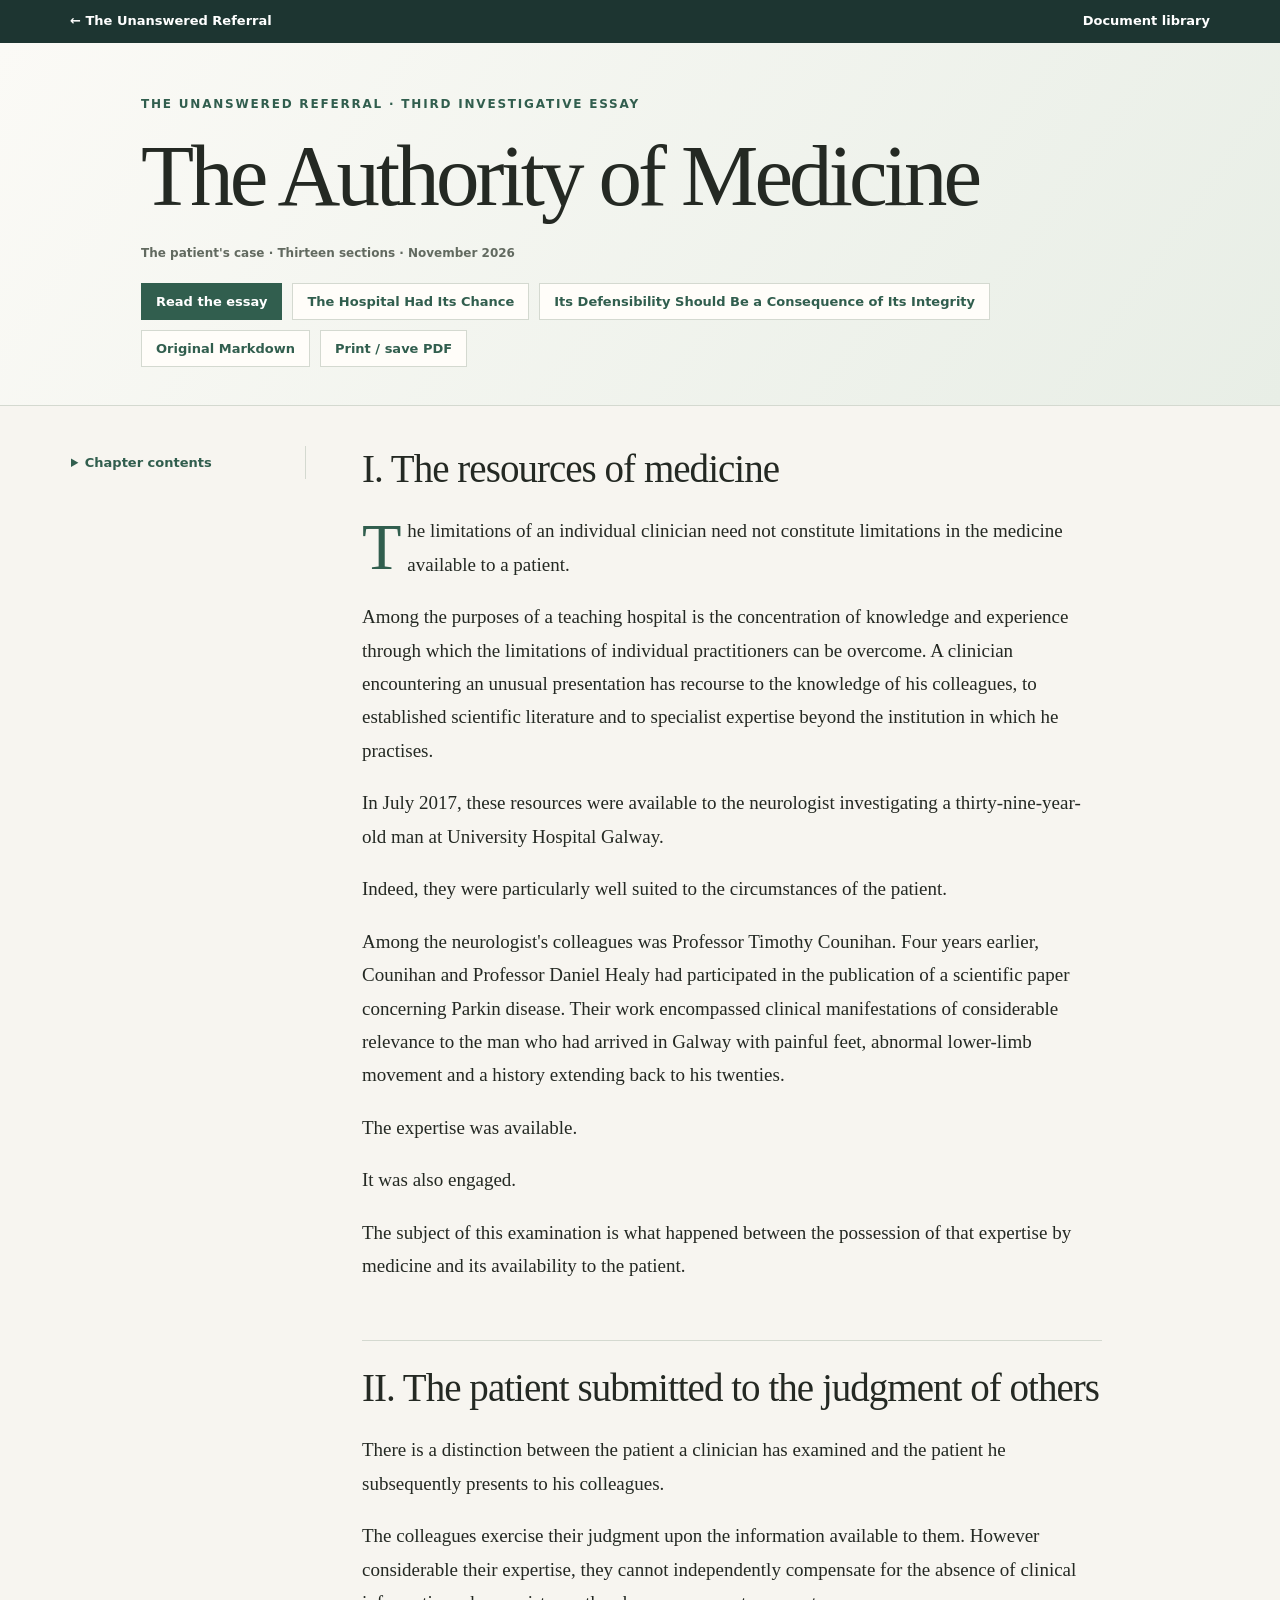
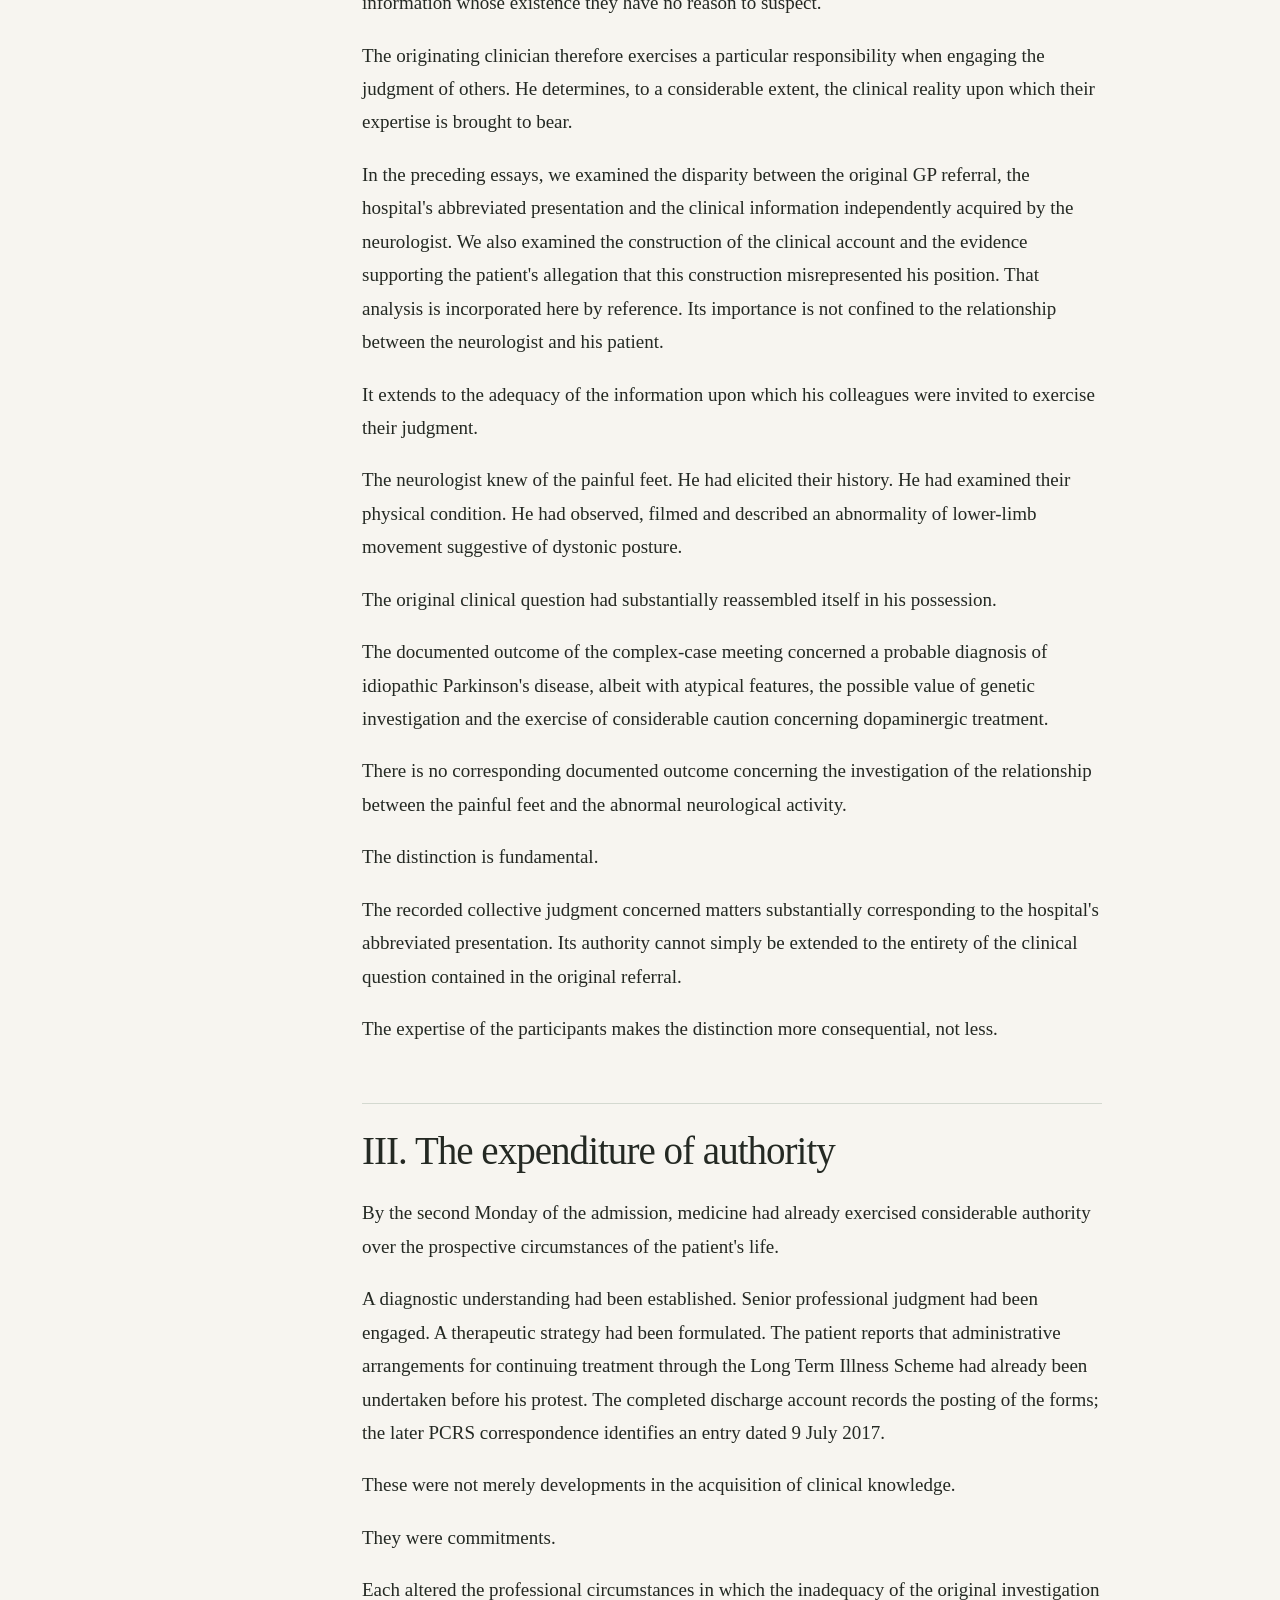
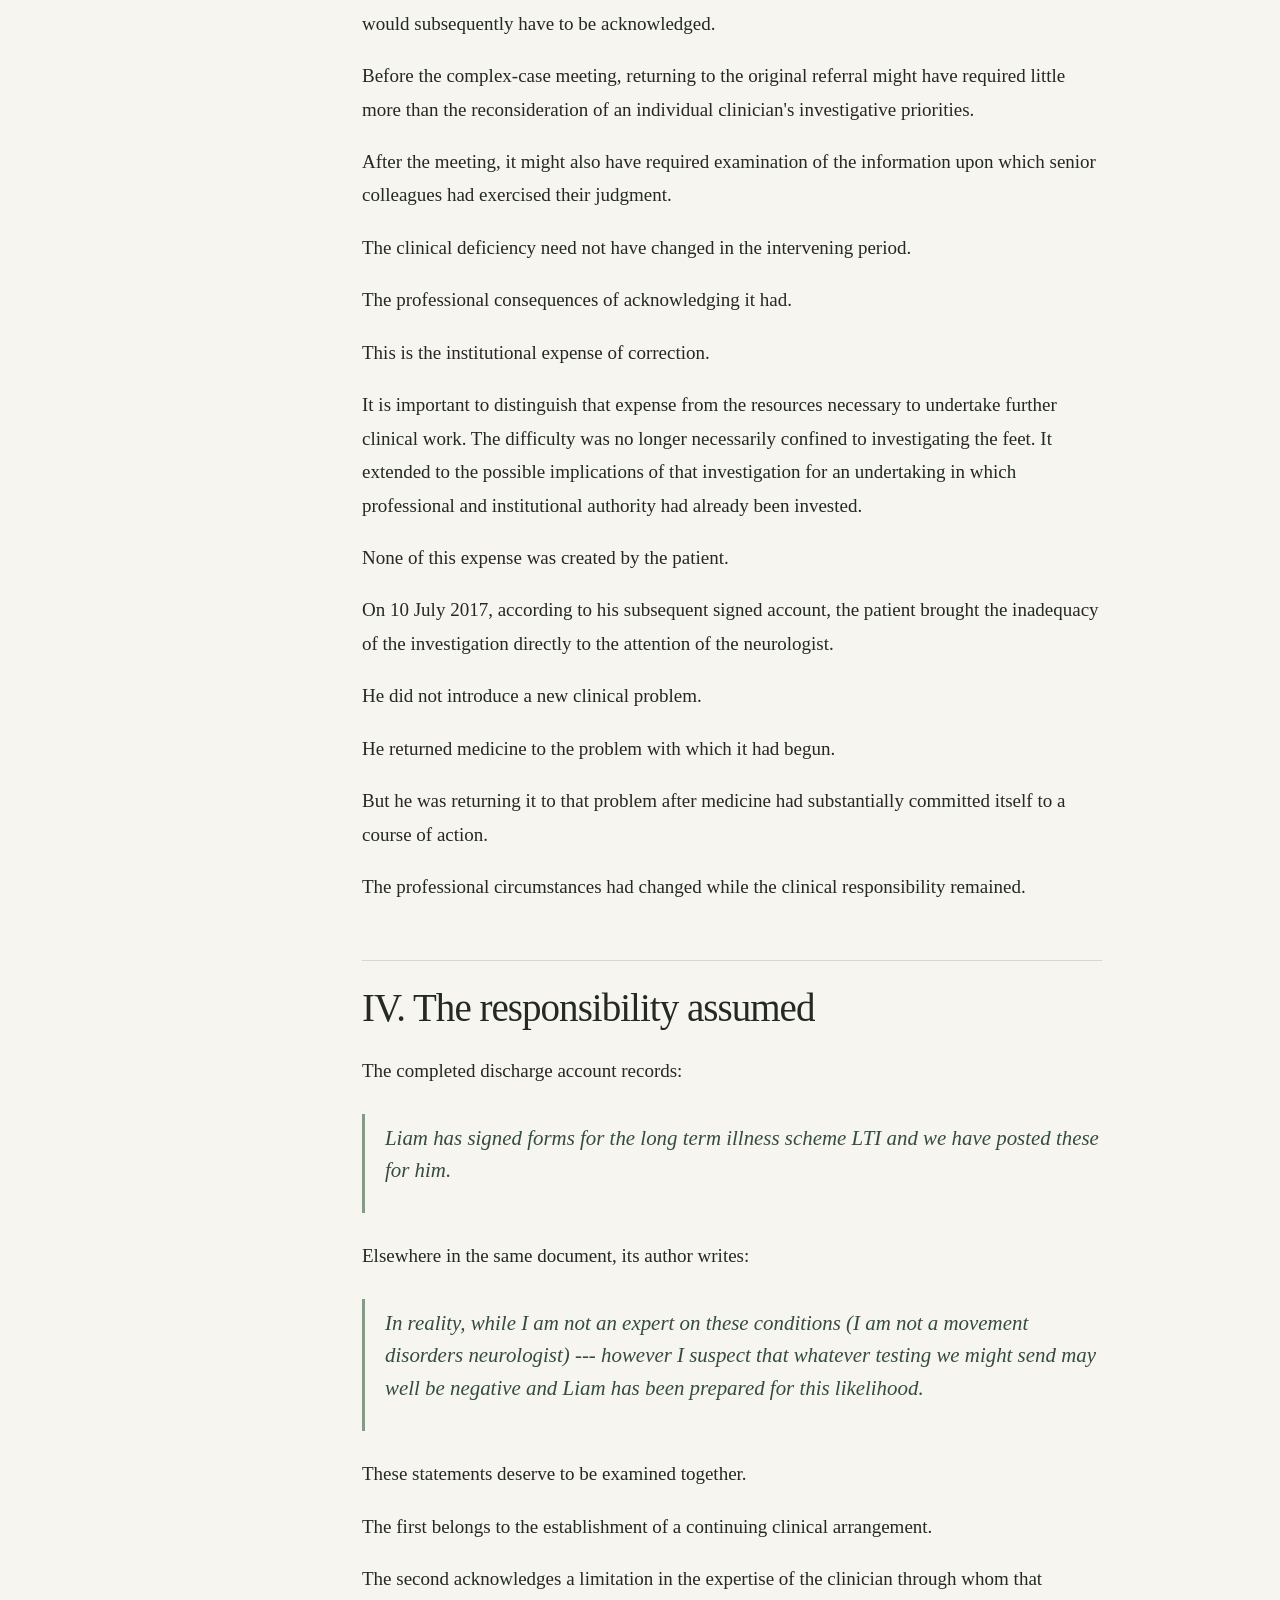
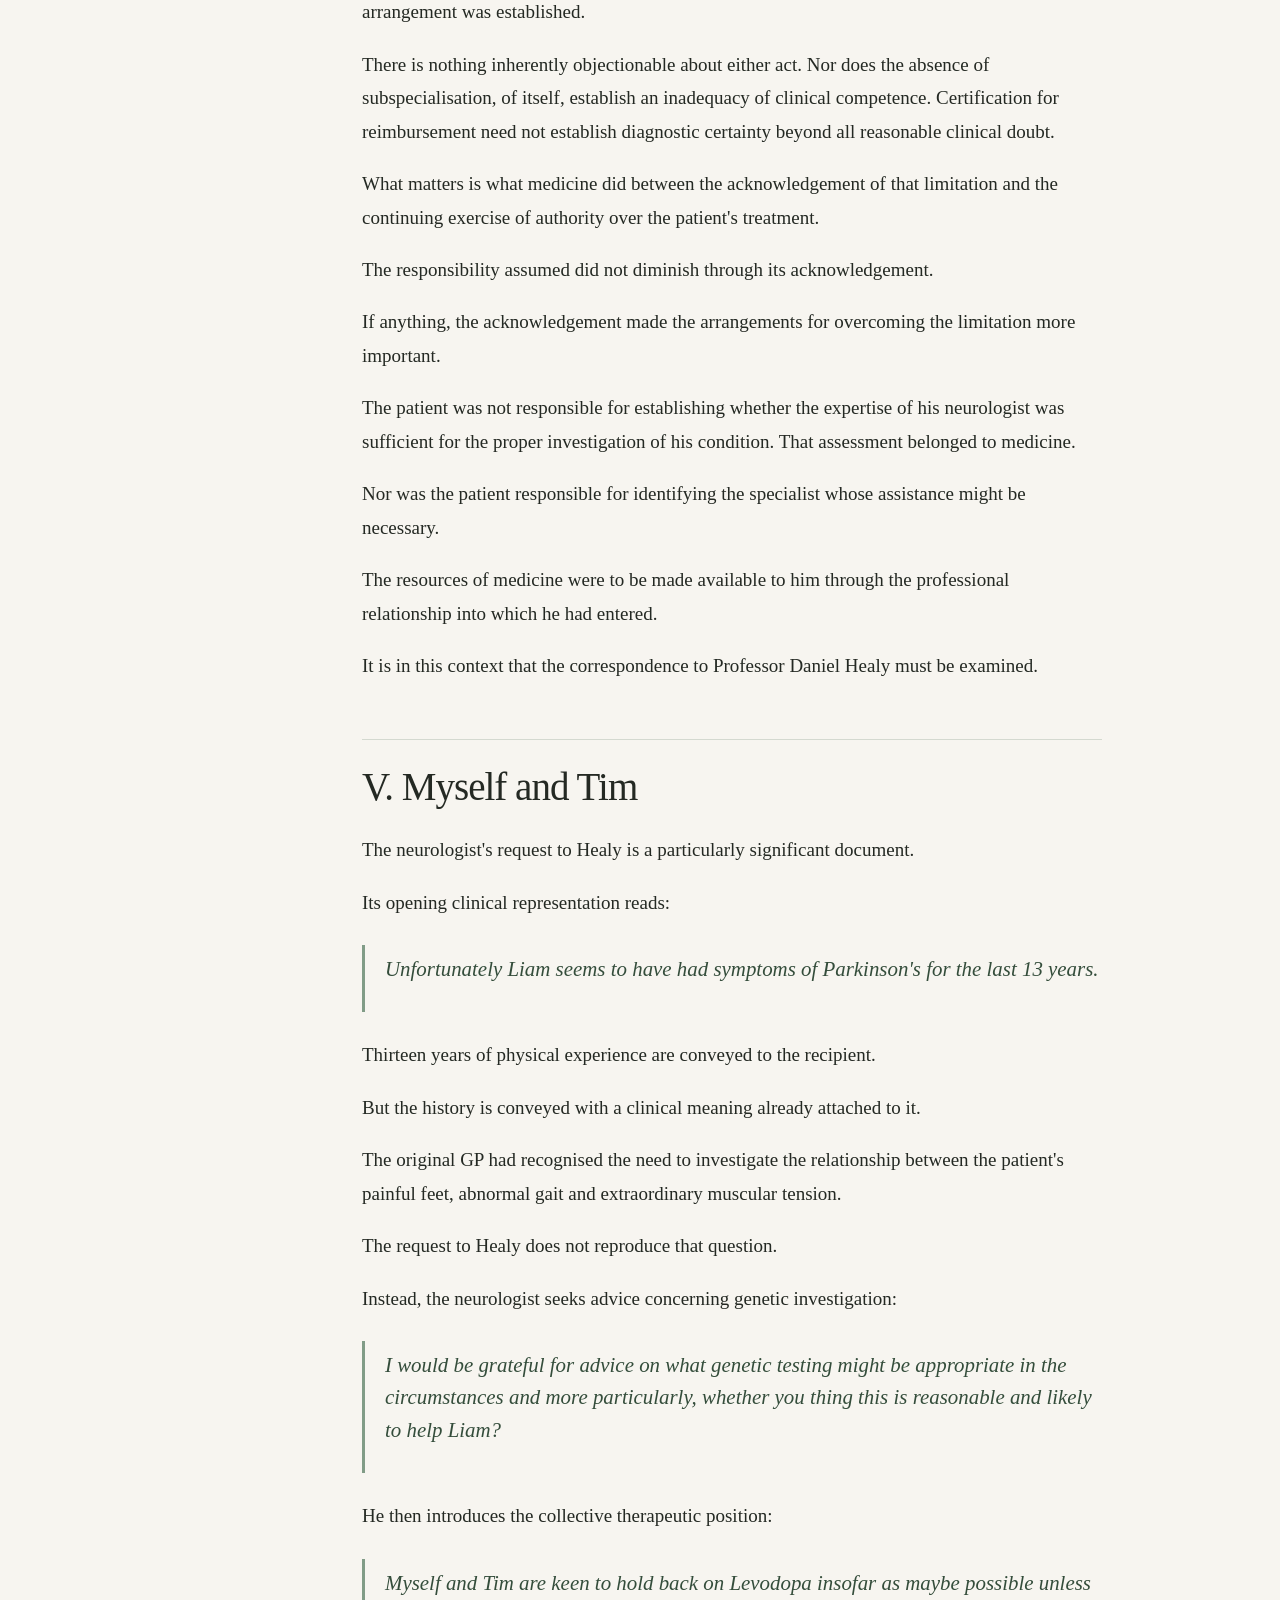
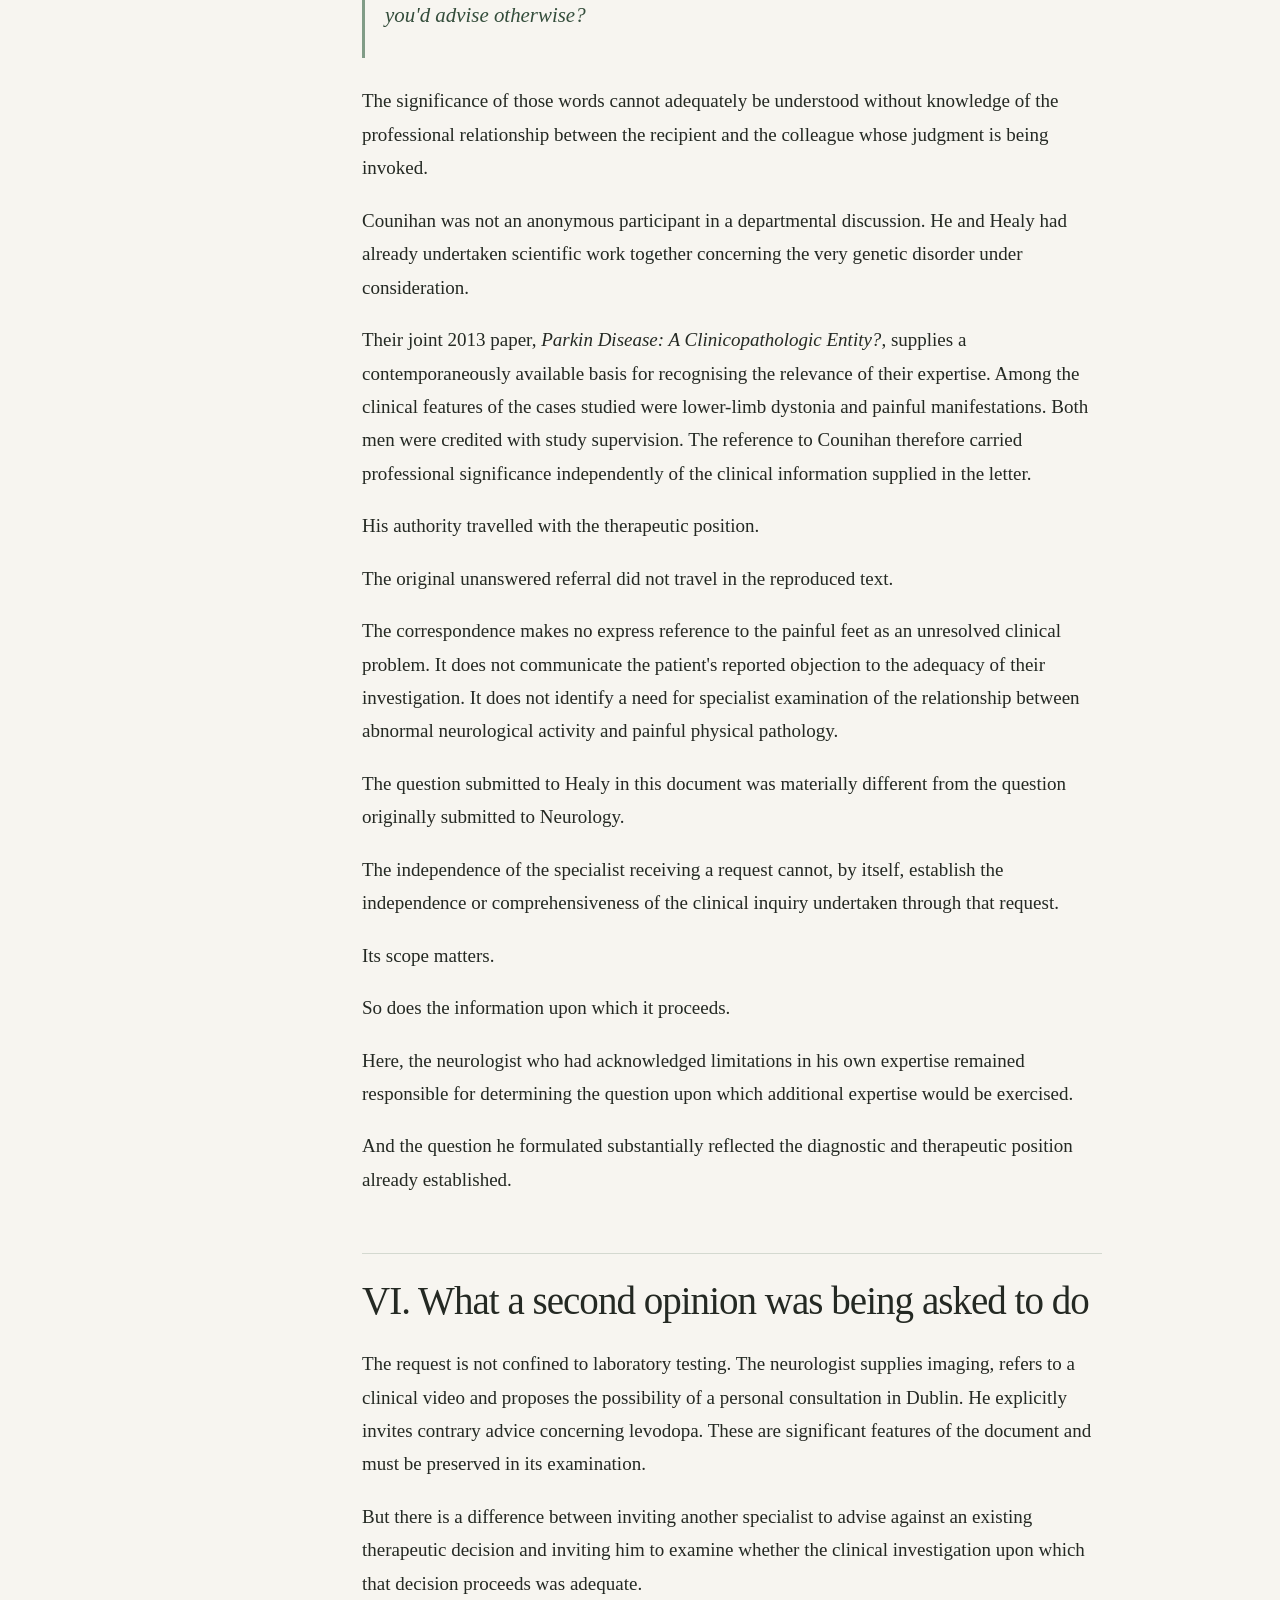
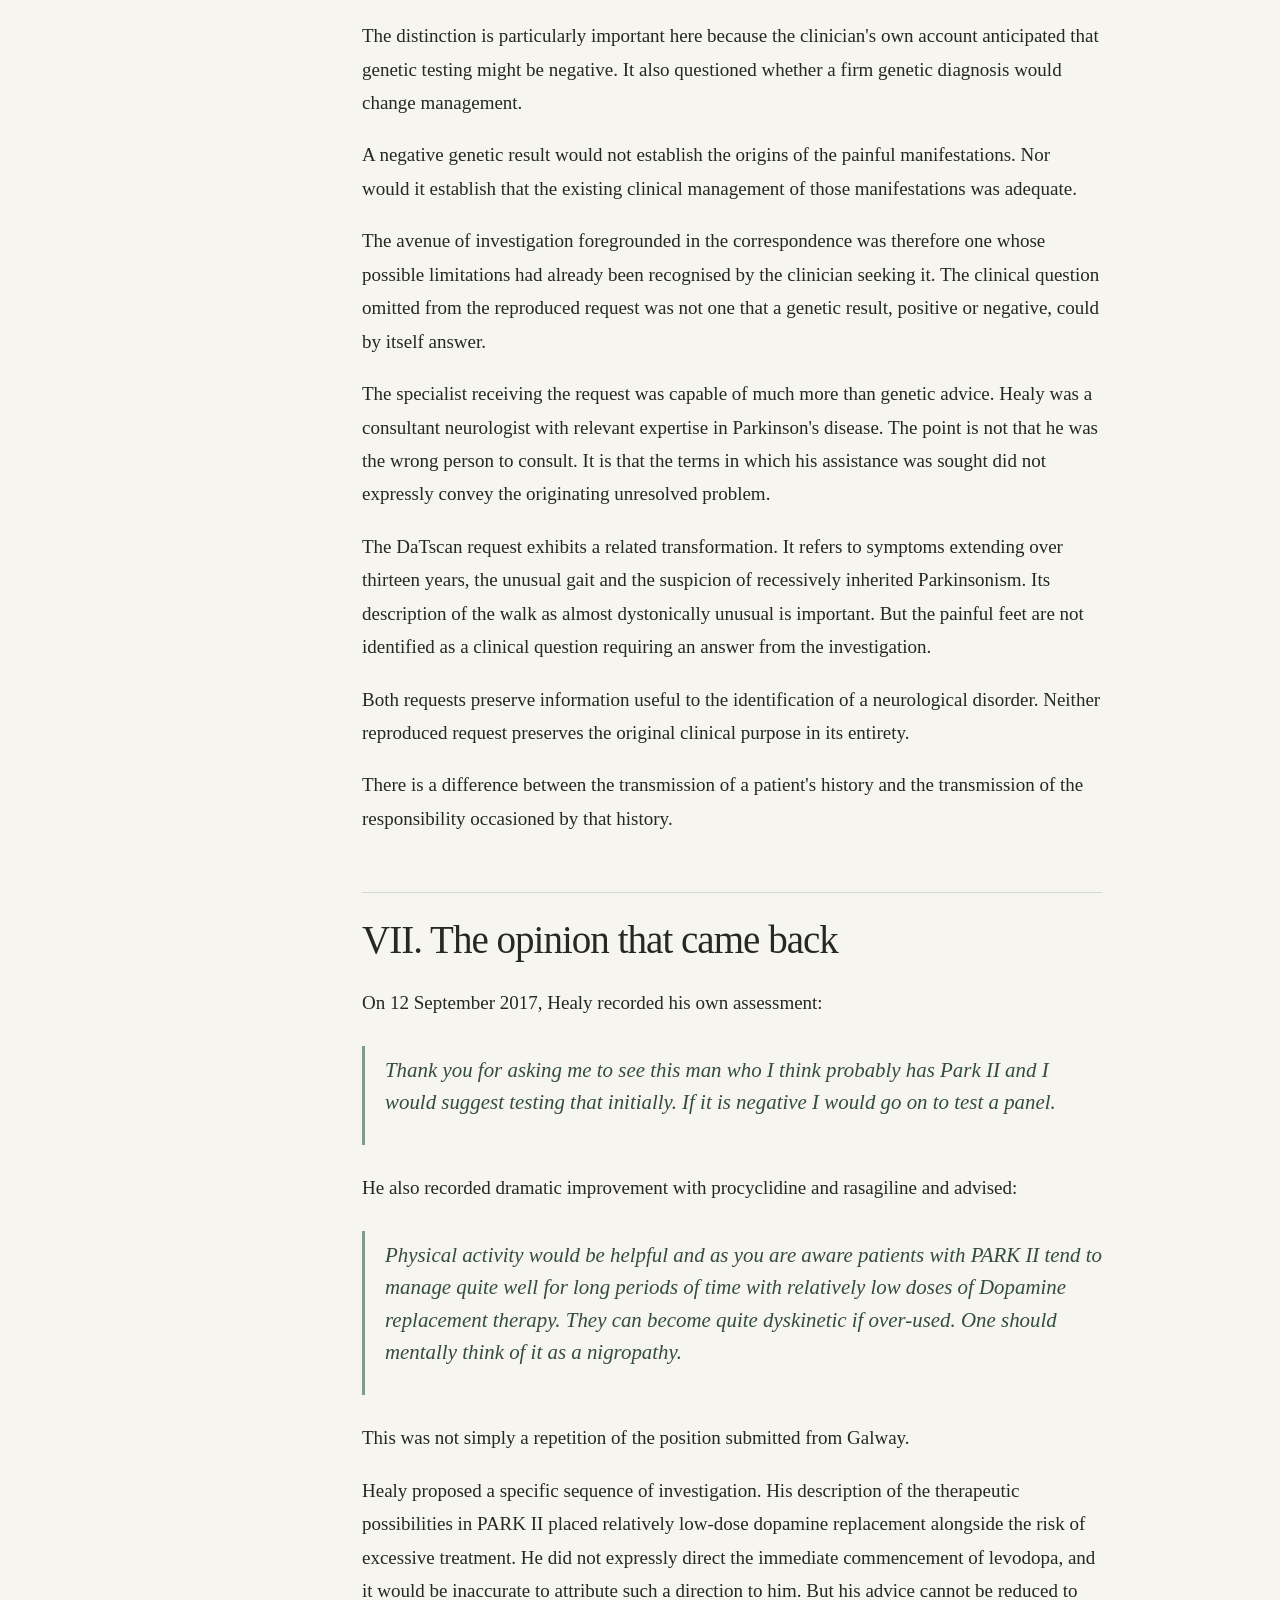
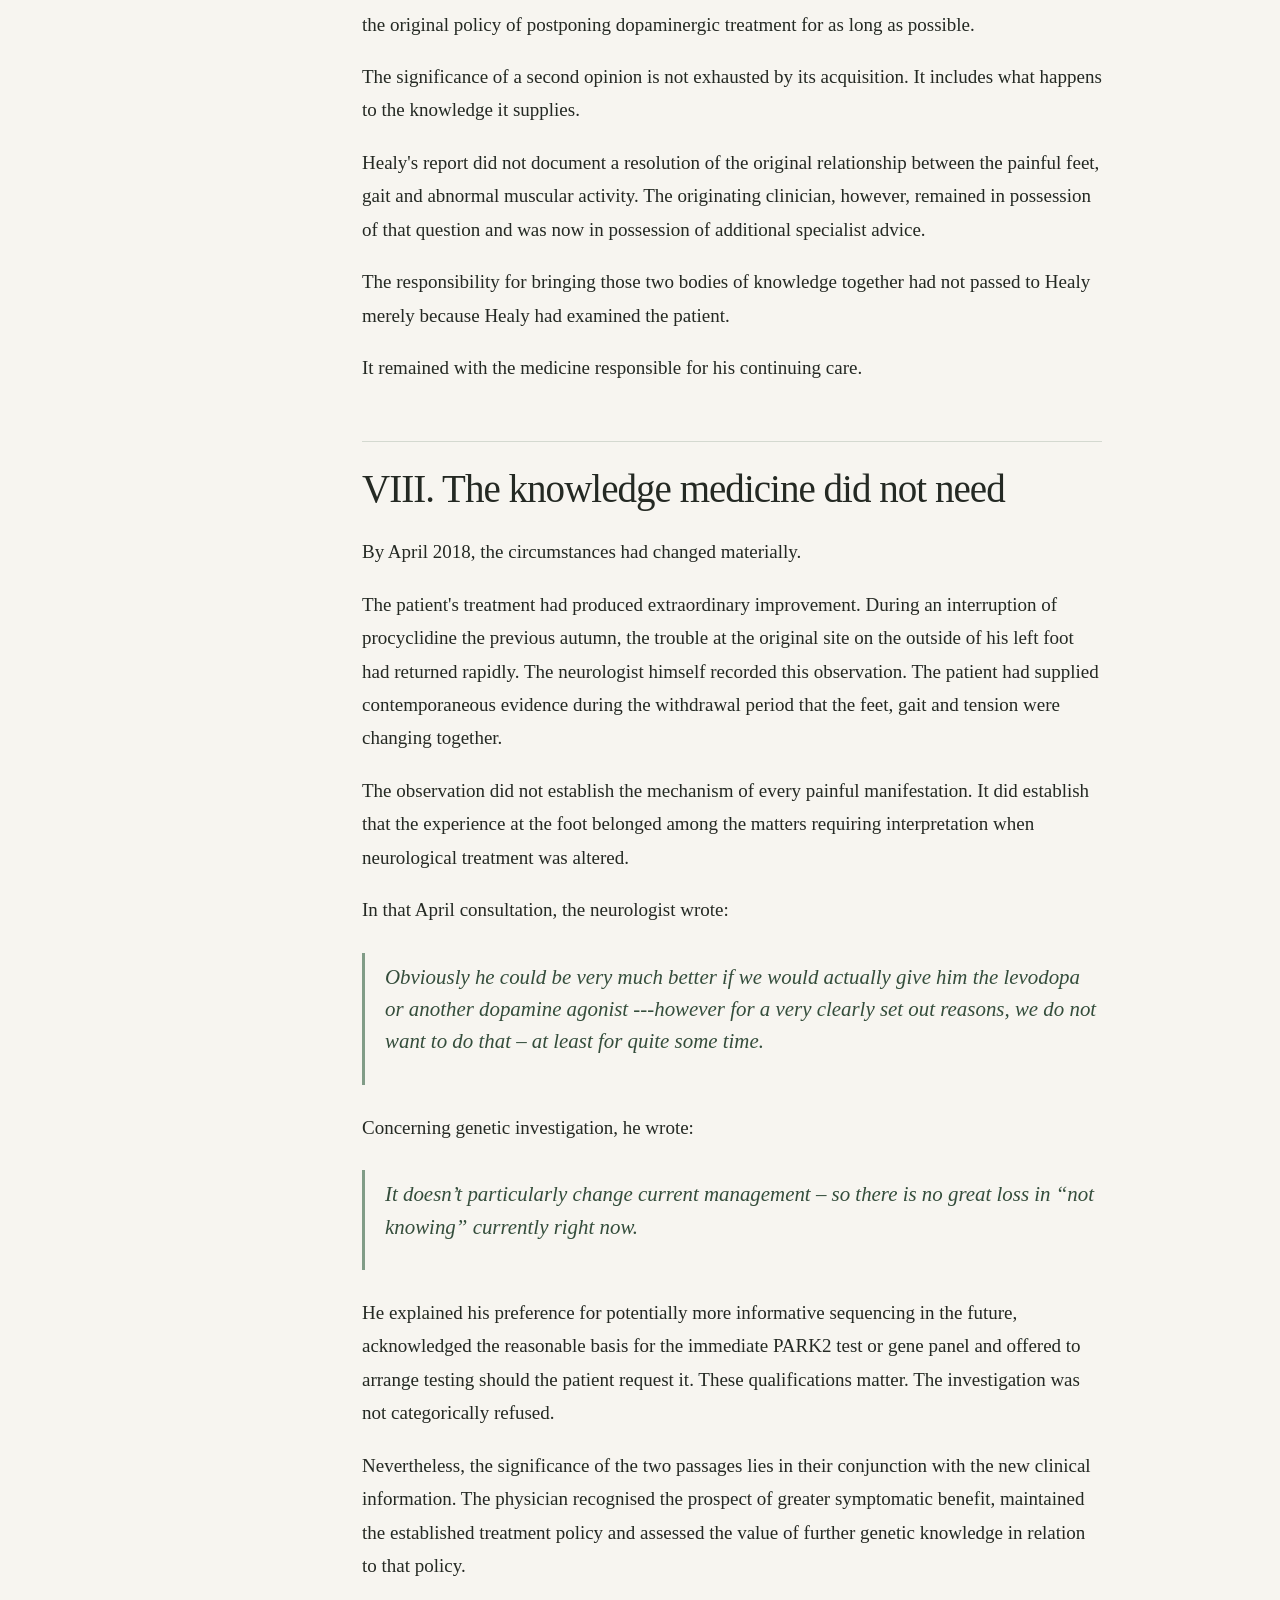
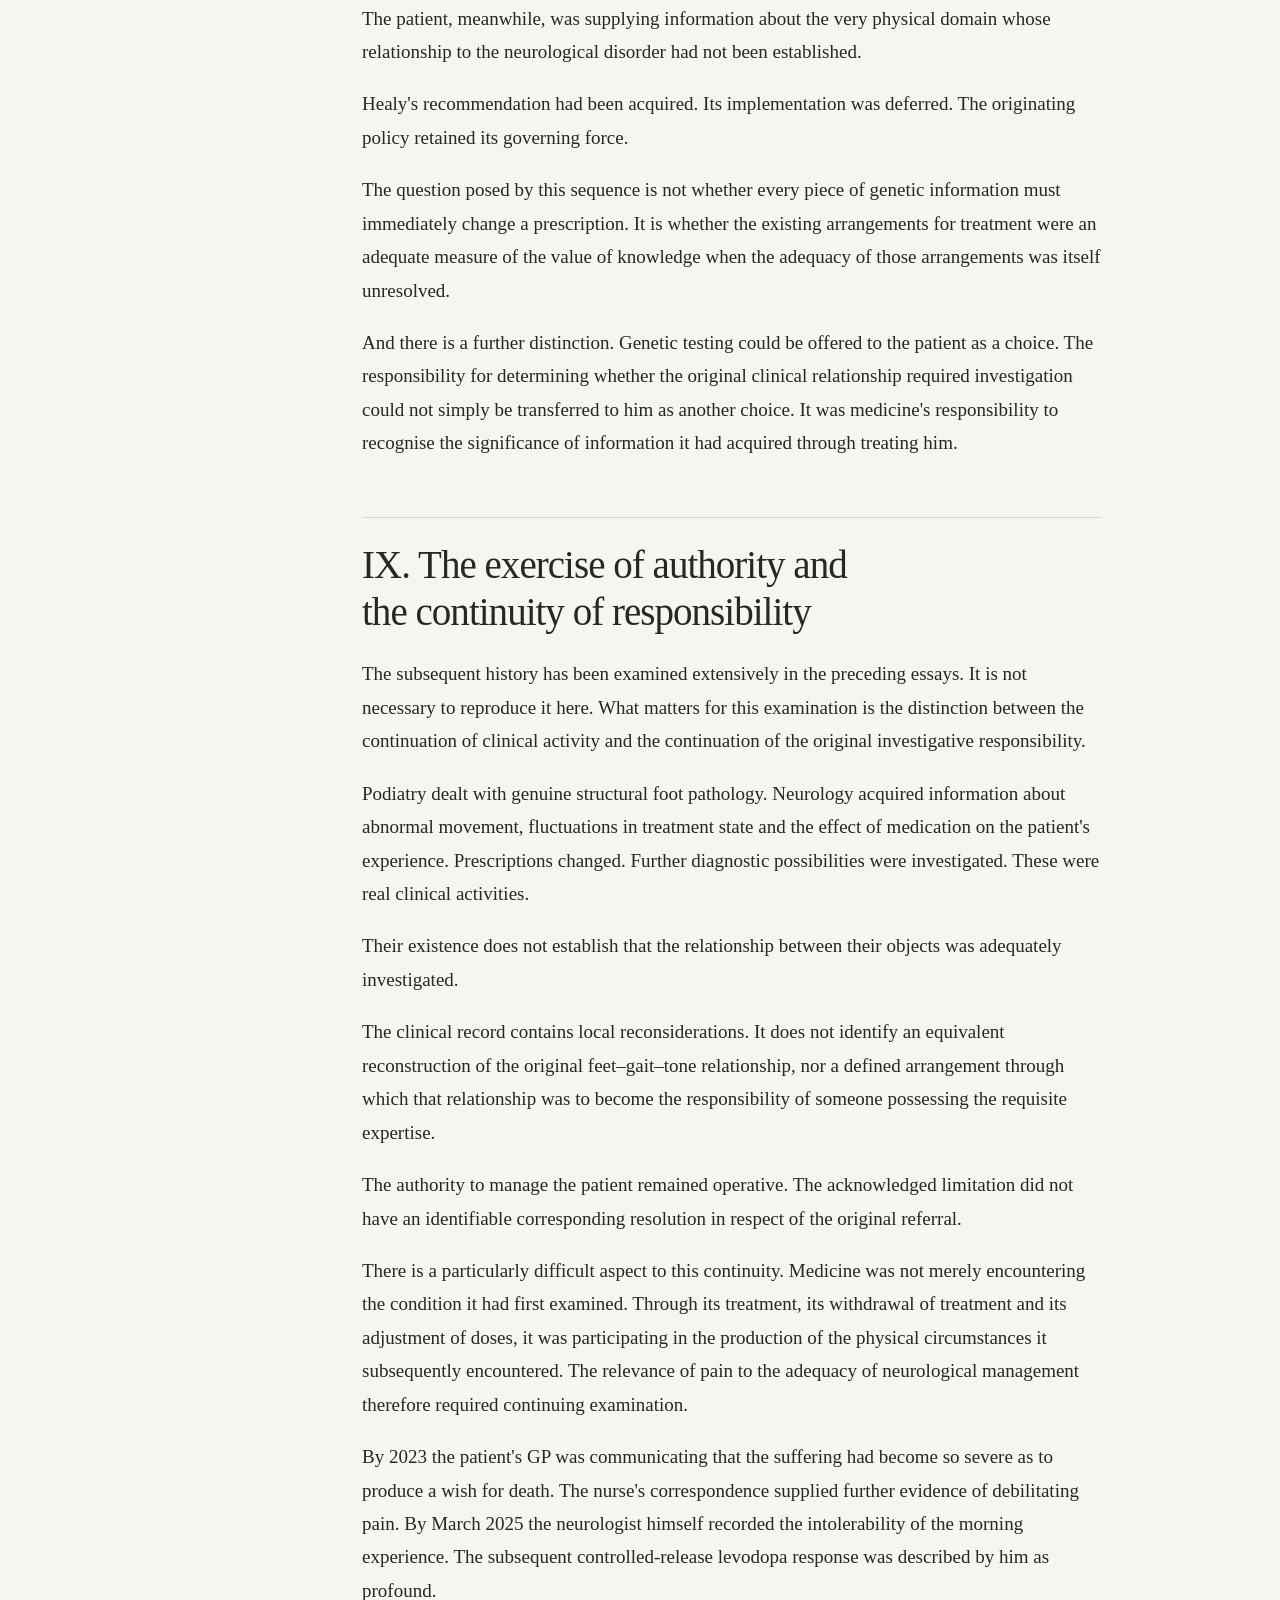
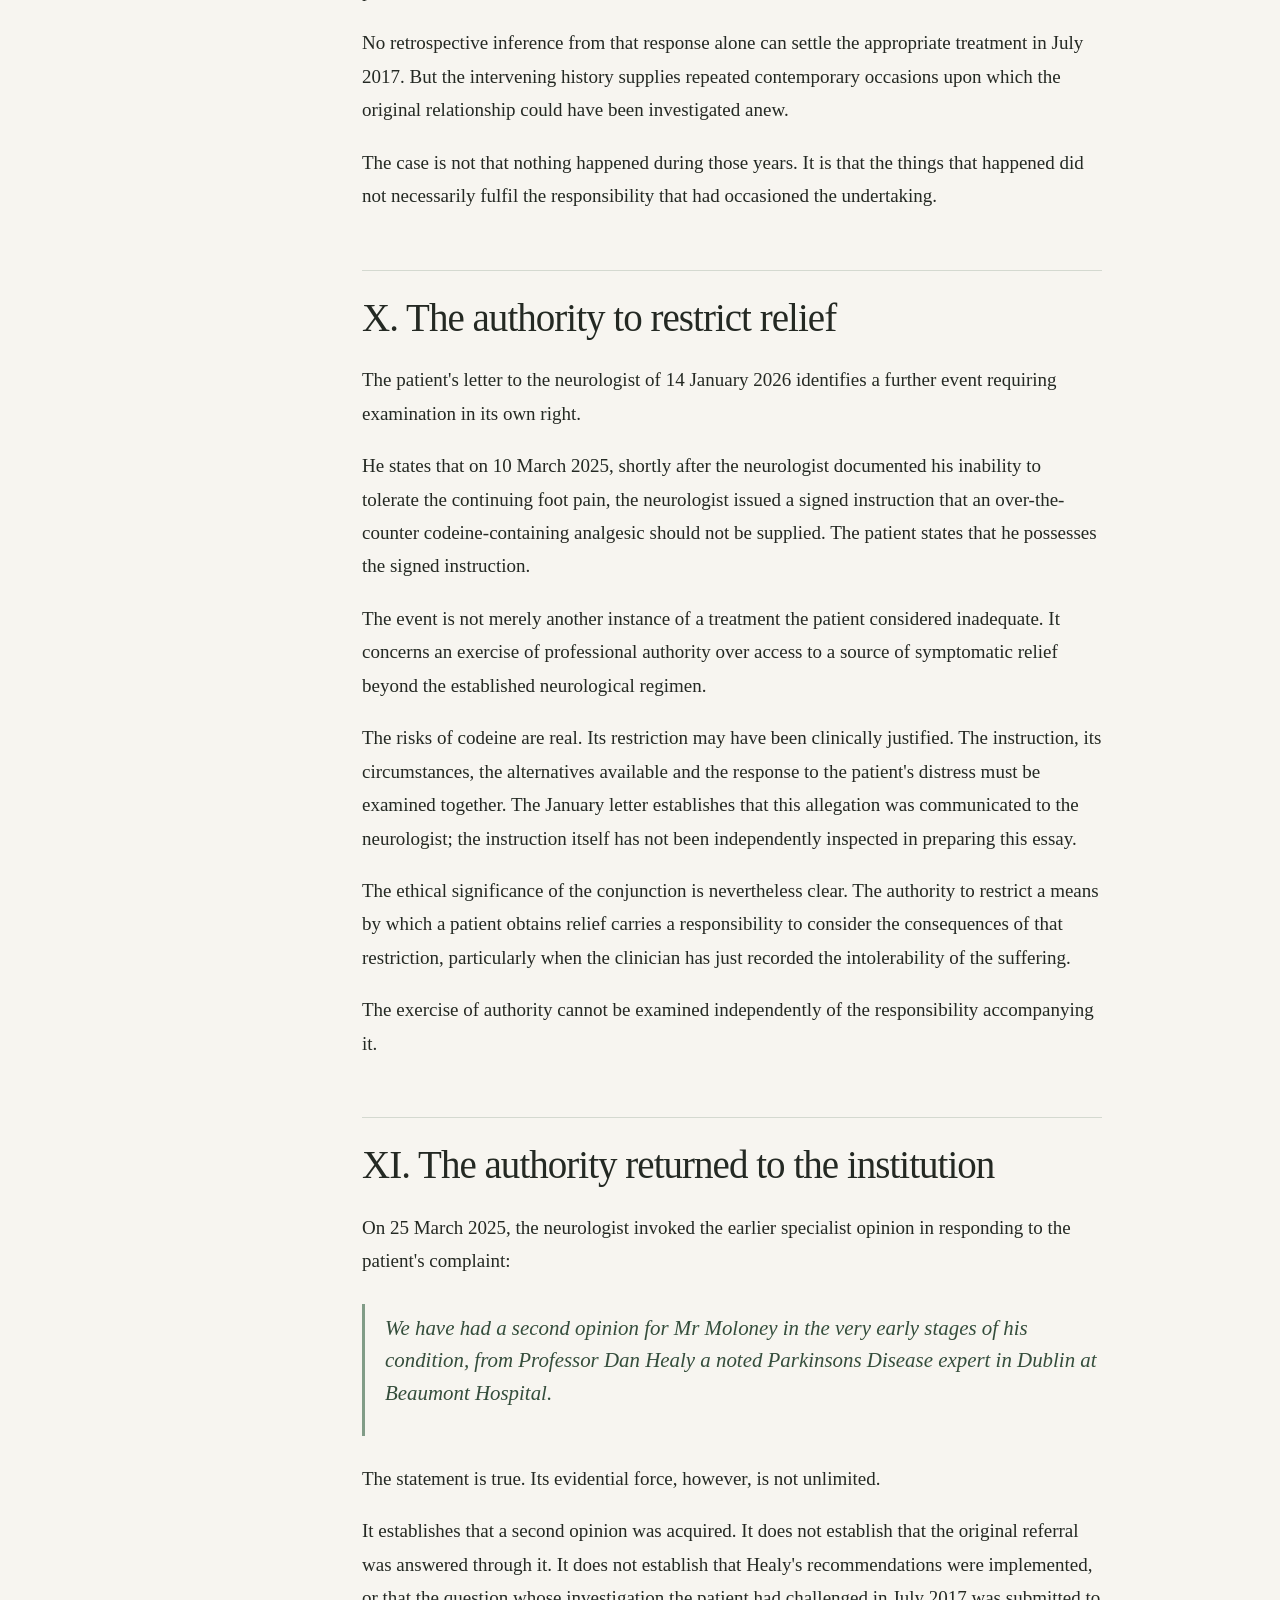
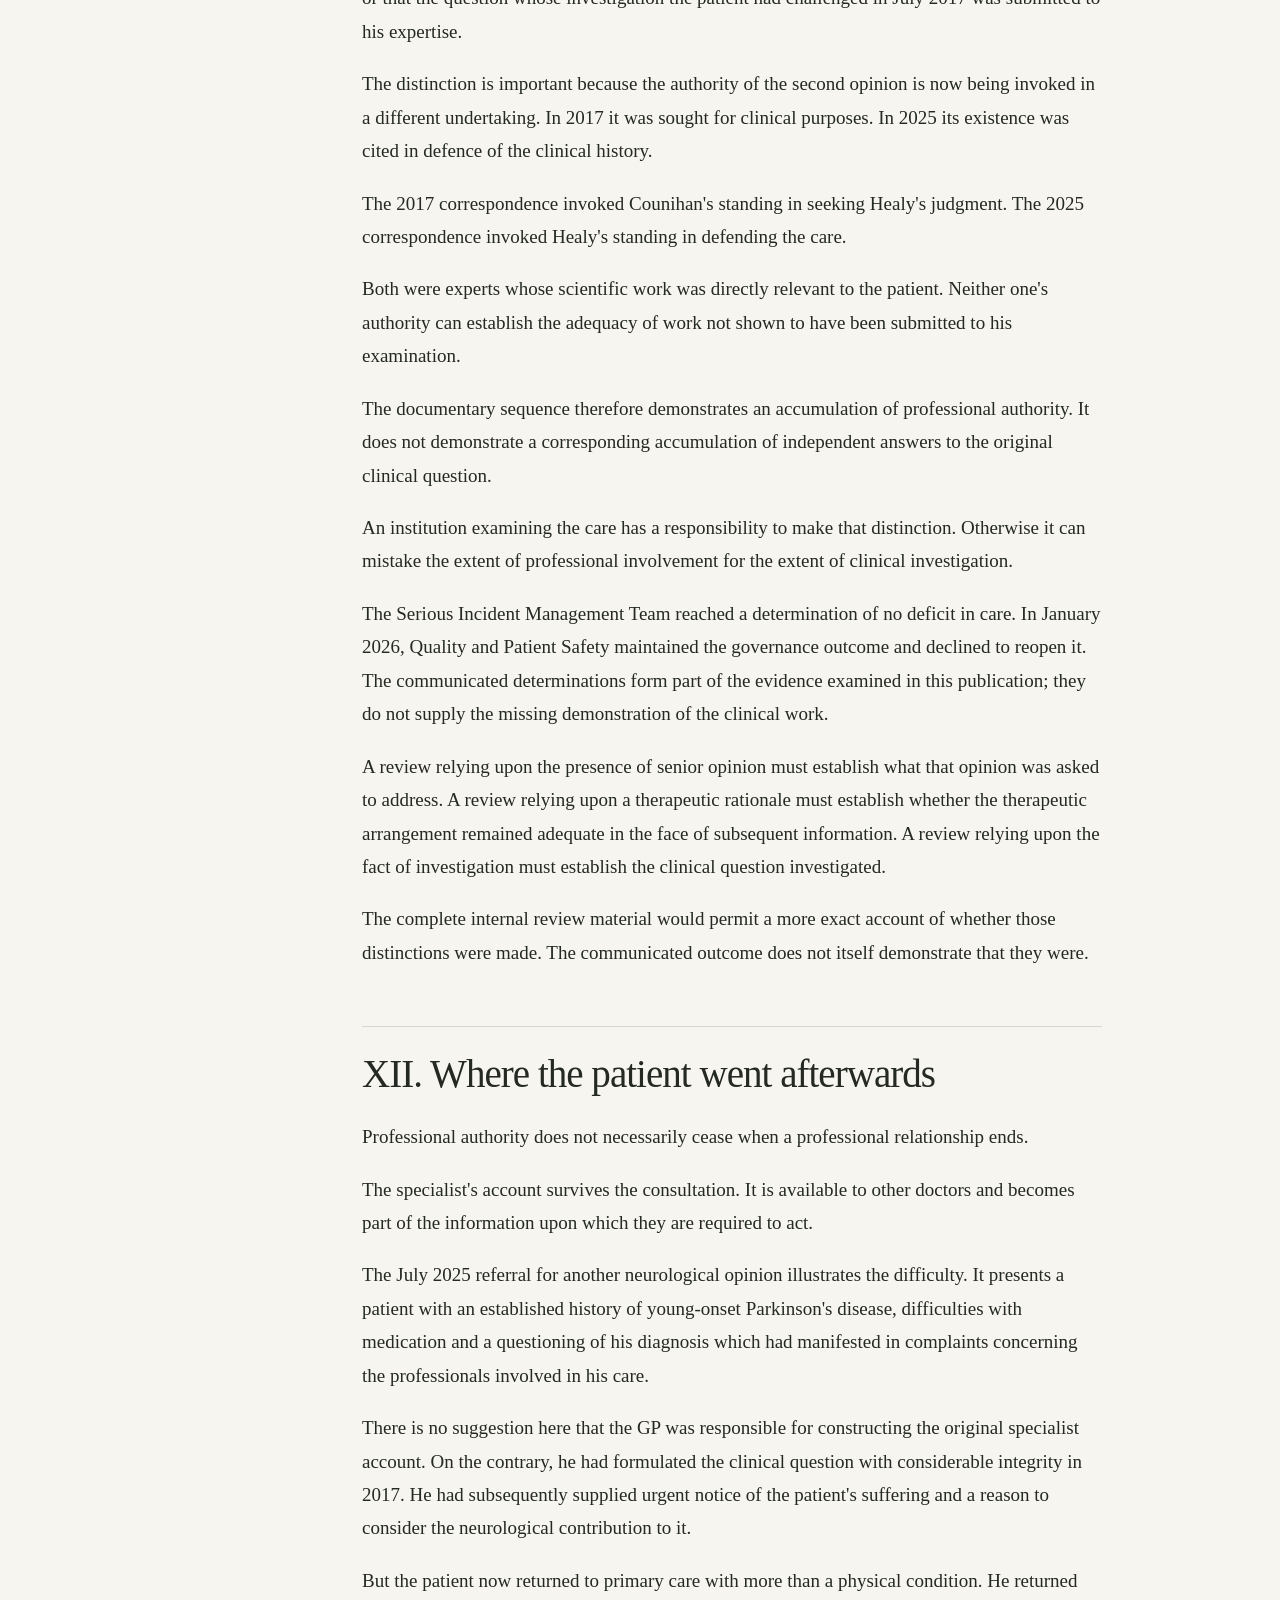
<file: authority-essay.html>
<!doctype html>
<html lang="en"><head><meta charset="utf-8"><meta name="viewport" content="width=device-width,initial-scale=1"><meta name="theme-color" content="#f7f5f0"><meta name="description" content="An investigative essay about professional authority, specialist expertise and the unanswered neurological referral."><title>The Authority of Medicine | The Unanswered Referral</title><style>
:root{color-scheme:light;--paper:#f7f5f0;--ink:#242923;--muted:#626a60;--accent:#315e4e;--line:#d4d9d0;--white:#fffdf9}*{box-sizing:border-box}html{scroll-behavior:smooth;scroll-padding-top:28px}body{margin:0;background:var(--paper);color:var(--ink);font:19px/1.76 Georgia,Cambria,serif;overflow-wrap:break-word}a{color:var(--accent);text-underline-offset:3px}a:focus-visible,button:focus-visible,summary:focus-visible{outline:3px solid #91642d;outline-offset:4px}.skip{position:absolute;left:-10000px}.skip:focus{left:12px;top:12px;padding:12px;background:white;z-index:9}.sitebar{background:#1d3531;color:#fff;font:600 13px/1.45 system-ui,sans-serif}.sitebar nav{max-width:1190px;margin:auto;padding:12px 25px;display:flex;align-items:center;justify-content:space-between;gap:18px;flex-wrap:wrap}.sitebar a{color:#fff;text-decoration:none}.sitebar a:hover{text-decoration:underline}.progress{position:fixed;top:0;left:0;height:3px;background:var(--accent);width:0;z-index:10}.mast{border-bottom:1px solid var(--line);background:linear-gradient(125deg,#fbfaf6,#e8eee6)}.mast-inner{max-width:1050px;margin:auto;padding:52px 26px 38px}.kicker{font:700 12px/1.5 system-ui,sans-serif;letter-spacing:.15em;text-transform:uppercase;color:var(--accent)}h1{font:400 clamp(46px,7vw,87px)/1.04 Georgia,serif;letter-spacing:-.045em;margin:18px 0 23px;max-width:920px}.dek{font:400 clamp(20px,2.4vw,25px)/1.48 Georgia,serif;color:#46564c;max-width:850px;margin:0 0 21px}.meta{font:600 12px/1.6 system-ui,sans-serif;color:var(--muted);margin:0 0 15px}.status{font:13px/1.55 system-ui,sans-serif;color:var(--muted);max-width:750px;margin:12px 0}.status summary{cursor:pointer;color:var(--accent);font-weight:600}.status p{margin:9px 0 0}.actions{display:flex;flex-wrap:wrap;gap:10px;margin-top:19px;font:650 13px system-ui,sans-serif}.actions a,.actions button{border:1px solid var(--line);background:var(--white);color:var(--accent);padding:10px 14px;text-decoration:none;font:inherit;cursor:pointer}.actions a:first-child{background:var(--accent);color:white;border-color:var(--accent)}.layout{max-width:1190px;margin:auto;padding:40px 26px 72px;display:grid;grid-template-columns:235px minmax(0,740px);gap:56px;align-items:start}.rail{position:sticky;top:22px;max-height:calc(100vh - 44px);overflow:auto;border-right:1px solid var(--line);padding-right:18px;font:13px/1.5 system-ui,sans-serif}.rail summary{font-weight:700;cursor:pointer;color:var(--accent);padding:7px 0}.rail ol{list-style:none;padding:0;margin:10px 0}.rail li{margin:0}.rail a{display:block;padding:6px 0;text-decoration:none}.rail a:hover{text-decoration:underline}main{min-width:0}article section{margin:0 0 57px}article h2{font:400 clamp(29px,4vw,39px)/1.2 Georgia,serif;letter-spacing:-.025em;border-top:1px solid var(--line);padding-top:24px;margin:0 0 22px;scroll-margin-top:28px;text-wrap:balance}article section:first-child h2{border:0;padding-top:0}article p{margin:0 0 19px}article blockquote{border-left:3px solid #819c87;padding:8px 0 8px 20px;margin:26px 0;color:#344d3b;font-size:1.1em;font-style:italic;line-height:1.55}article section:first-child>p:first-of-type:first-letter{float:left;font-size:3.4em;line-height:.88;margin:.08em .09em 0 0;color:var(--accent)}.endnote{font:14px/1.65 system-ui,sans-serif;color:var(--muted);border-top:1px solid var(--line);padding:20px 0}.endnote summary{font-weight:650;cursor:pointer;color:var(--accent)}footer{border-top:1px solid var(--line);text-align:center;padding:25px;font:13px system-ui,sans-serif;color:var(--muted)}
@media(max-width:850px){.layout{display:block;padding:24px 20px 55px}.rail{position:static;max-height:none;border:0;border-bottom:1px solid var(--line);padding:0 0 12px;margin-bottom:24px}.rail ol{display:grid;grid-template-columns:1fr 1fr;gap:0 15px}.mast-inner{padding:35px 20px 28px}.sitebar nav{padding:12px 20px}}@media(max-width:520px){body{font-size:17px;line-height:1.72}.rail ol{grid-template-columns:1fr}h1{font-size:clamp(42px,11vw,58px)}article p{margin-bottom:17px}article section{margin-bottom:42px}.sitebar nav{gap:10px}}@media(prefers-reduced-motion:reduce){html{scroll-behavior:auto}}@media print{@page{margin:18mm}body{background:white;color:#111;font-size:11pt;line-height:1.5}.sitebar,.progress,.rail,.actions,footer,.skip{display:none!important}.mast{background:none}.mast-inner{padding:0 0 12px}.layout{display:block;padding:15px 0}h1{font-size:36pt}article h2{break-after:avoid}article p{orphans:3;widows:3}article blockquote{break-inside:avoid}.endnote p,.status p{display:block!important}}

article a{color:inherit;text-decoration:underline;text-decoration-color:var(--muted,#777);text-underline-offset:3px} article a:hover{text-decoration-thickness:2px}

@media(max-width:600px){.sitebar nav{padding:8px 16px;gap:10px}.sitebar a{display:inline-flex;min-height:44px;align-items:center;font-size:12px}.mast-inner{padding:24px 17px 22px}.mast h1{font-size:clamp(35px,9vw,48px);margin:12px 0 15px}.mast .dek{font-size:17px;line-height:1.55;margin-bottom:15px}.mast .actions{margin-top:12px}.actions a,.actions button{display:inline-flex;align-items:center;min-height:44px}.layout{padding:17px 17px 45px}.rail{border:0;margin:0 0 20px;padding:0}.rail details{background:#fffdf9;border:1px solid var(--line);border-radius:8px}.rail summary{min-height:44px;padding:12px 14px;cursor:pointer}.rail ol{margin:0;padding:0 12px 10px}.rail a{min-height:44px;padding:10px 4px;border-top:1px solid var(--line)}article h2{font-size:28px}article p{overflow-wrap:anywhere}.endnote summary{min-height:44px;padding:10px 0}}.legal-guide h3{font:400 23px/1.3 Georgia,serif;margin:34px 0 16px}.legal-list{padding-left:1.5em;margin:20px 0 26px}.legal-list li{padding-left:.25em;margin-bottom:16px}.legal-resources{display:grid;grid-template-columns:1fr;gap:10px;margin-top:28px}.legal-resources a{display:block;background:var(--white);border:1px solid var(--line);padding:18px 20px;text-decoration:none;color:var(--accent);font:600 15px/1.5 system-ui,sans-serif}.legal-resources a:hover{border-color:var(--accent)}.legal-resources span{display:block;color:var(--muted);font-weight:400;font-size:13px;margin-top:4px}@media print{.legal-resources{break-inside:avoid}}
</style></head><body><a class="skip" href="#part-1">Skip to the essay</a><div aria-hidden="true" class="progress" id="progress"></div><header class="sitebar"><nav aria-label="Site navigation"><a href="./">← The Unanswered Referral</a><a href="library.html">Document library</a></nav></header><header class="mast"><div class="mast-inner"><div class="kicker">The Unanswered Referral · Third investigative essay</div><h1>The Authority of Medicine</h1><p class="meta">The patient's case · Thirteen sections · November 2026</p><div class="actions"><a href="#part-1">Read the essay</a><a href="journalistic-essay.html">The Hospital Had Its Chance</a><a href="integrity-essay.html">Its Defensibility Should Be a Consequence of Its Integrity</a><a href="THE_AUTHORITY_OF_MEDICINE.md">Original Markdown</a><button id="print" type="button">Print / save PDF</button></div></div></header><div class="layout"><aside class="rail"><details id="contents"><summary>Chapter contents</summary><nav aria-label="Chapter contents"><ol><li><a href="#part-1">I. The resources of medicine</a></li><li><a href="#part-2">II. The patient submitted to the judgment of others</a></li><li><a href="#part-3">III. The expenditure of authority</a></li><li><a href="#part-4">IV. The responsibility assumed</a></li><li><a href="#part-5">V. Myself and Tim</a></li><li><a href="#part-6">VI. What a second opinion was being asked to do</a></li><li><a href="#part-7">VII. The opinion that came back</a></li><li><a href="#part-8">VIII. The knowledge medicine did not need</a></li><li><a href="#part-9">IX. The exercise of authority and the continuity of responsibility</a></li><li><a href="#part-10">X. The authority to restrict relief</a></li><li><a href="#part-11">XI. The authority returned to the institution</a></li><li><a href="#part-12">XII. Where the patient went afterwards</a></li><li><a href="#part-13">XIII. The authority of medicine</a></li><li><a href="#part-14">Evidential and editorial note</a></li></ol></nav></details></aside><main id="publication-main"><article><section id="part-1"><h2>I. The resources of medicine</h2><p>The limitations of an individual clinician need not constitute limitations in the medicine available to a patient.</p>
<p>Among the purposes of a teaching hospital is the concentration of knowledge and experience through which the limitations of individual practitioners can be overcome. A clinician encountering an unusual presentation has recourse to the knowledge of his colleagues, to established scientific literature and to specialist expertise beyond the institution in which he practises.</p>
<p>In July 2017, these resources were available to the neurologist investigating a thirty-nine-year-old man at University Hospital Galway.</p>
<p>Indeed, they were particularly well suited to the circumstances of the patient.</p>
<p>Among the neurologist's colleagues was Professor Timothy Counihan. Four years earlier, Counihan and Professor Daniel Healy had participated in the publication of a scientific paper concerning Parkin disease. Their work encompassed clinical manifestations of considerable relevance to the man who had arrived in Galway with painful feet, abnormal lower-limb movement and a history extending back to his twenties.</p>
<p>The expertise was available.</p>
<p>It was also engaged.</p>
<p>The subject of this examination is what happened between the possession of that expertise by medicine and its availability to the patient.</p></section>
<section id="part-2"><h2>II. The patient submitted to the judgment of others</h2><p>There is a distinction between the patient a clinician has examined and the patient he subsequently presents to his colleagues.</p>
<p>The colleagues exercise their judgment upon the information available to them. However considerable their expertise, they cannot independently compensate for the absence of clinical information whose existence they have no reason to suspect.</p>
<p>The originating clinician therefore exercises a particular responsibility when engaging the judgment of others. He determines, to a considerable extent, the clinical reality upon which their expertise is brought to bear.</p>
<p>In the preceding essays, we examined the disparity between the original GP referral, the hospital's abbreviated presentation and the clinical information independently acquired by the neurologist. We also examined the construction of the clinical account and the evidence supporting the patient's allegation that this construction misrepresented his position. That analysis is incorporated here by reference. Its importance is not confined to the relationship between the neurologist and his patient.</p>
<p>It extends to the adequacy of the information upon which his colleagues were invited to exercise their judgment.</p>
<p>The neurologist knew of the painful feet. He had elicited their history. He had examined their physical condition. He had observed, filmed and described an abnormality of lower-limb movement suggestive of dystonic posture.</p>
<p>The original clinical question had substantially reassembled itself in his possession.</p>
<p>The documented outcome of the complex-case meeting concerned a probable diagnosis of idiopathic Parkinson's disease, albeit with atypical features, the possible value of genetic investigation and the exercise of considerable caution concerning dopaminergic treatment.</p>
<p>There is no corresponding documented outcome concerning the investigation of the relationship between the painful feet and the abnormal neurological activity.</p>
<p>The distinction is fundamental.</p>
<p>The recorded collective judgment concerned matters substantially corresponding to the hospital's abbreviated presentation. Its authority cannot simply be extended to the entirety of the clinical question contained in the original referral.</p>
<p>The expertise of the participants makes the distinction more consequential, not less.</p></section>
<section id="part-3"><h2>III. The expenditure of authority</h2><p>By the second Monday of the admission, medicine had already exercised considerable authority over the prospective circumstances of the patient's life.</p>
<p>A diagnostic understanding had been established. Senior professional judgment had been engaged. A therapeutic strategy had been formulated. The patient reports that administrative arrangements for continuing treatment through the Long Term Illness Scheme had already been undertaken before his protest. The completed discharge account records the posting of the forms; the later PCRS correspondence identifies an entry dated 9 July 2017.</p>
<p>These were not merely developments in the acquisition of clinical knowledge.</p>
<p>They were commitments.</p>
<p>Each altered the professional circumstances in which the inadequacy of the original investigation would subsequently have to be acknowledged.</p>
<p>Before the complex-case meeting, returning to the original referral might have required little more than the reconsideration of an individual clinician's investigative priorities.</p>
<p>After the meeting, it might also have required examination of the information upon which senior colleagues had exercised their judgment.</p>
<p>The clinical deficiency need not have changed in the intervening period.</p>
<p>The professional consequences of acknowledging it had.</p>
<p>This is the institutional expense of correction.</p>
<p>It is important to distinguish that expense from the resources necessary to undertake further clinical work. The difficulty was no longer necessarily confined to investigating the feet. It extended to the possible implications of that investigation for an undertaking in which professional and institutional authority had already been invested.</p>
<p>None of this expense was created by the patient.</p>
<p>On 10 July 2017, according to his subsequent signed account, the patient brought the inadequacy of the investigation directly to the attention of the neurologist.</p>
<p>He did not introduce a new clinical problem.</p>
<p>He returned medicine to the problem with which it had begun.</p>
<p>But he was returning it to that problem after medicine had substantially committed itself to a course of action.</p>
<p>The professional circumstances had changed while the clinical responsibility remained.</p></section>
<section id="part-4"><h2>IV. The responsibility assumed</h2><p>The completed discharge account records:</p>
<blockquote><p>Liam has signed forms for the long term illness scheme LTI and we have posted these for him.</p></blockquote>
<p>Elsewhere in the same document, its author writes:</p>
<blockquote><p>In reality, while I am not an expert on these conditions (I am not a movement disorders neurologist) --- however I suspect that whatever testing we might send may well be negative and Liam has been prepared for this likelihood.</p></blockquote>
<p>These statements deserve to be examined together.</p>
<p>The first belongs to the establishment of a continuing clinical arrangement.</p>
<p>The second acknowledges a limitation in the expertise of the clinician through whom that arrangement was established.</p>
<p>There is nothing inherently objectionable about either act. Nor does the absence of subspecialisation, of itself, establish an inadequacy of clinical competence. Certification for reimbursement need not establish diagnostic certainty beyond all reasonable clinical doubt.</p>
<p>What matters is what medicine did between the acknowledgement of that limitation and the continuing exercise of authority over the patient's treatment.</p>
<p>The responsibility assumed did not diminish through its acknowledgement.</p>
<p>If anything, the acknowledgement made the arrangements for overcoming the limitation more important.</p>
<p>The patient was not responsible for establishing whether the expertise of his neurologist was sufficient for the proper investigation of his condition. That assessment belonged to medicine.</p>
<p>Nor was the patient responsible for identifying the specialist whose assistance might be necessary.</p>
<p>The resources of medicine were to be made available to him through the professional relationship into which he had entered.</p>
<p>It is in this context that the correspondence to Professor Daniel Healy must be examined.</p></section>
<section id="part-5"><h2>V. Myself and Tim</h2><p>The neurologist's request to Healy is a particularly significant document.</p>
<p>Its opening clinical representation reads:</p>
<blockquote><p>Unfortunately Liam seems to have had symptoms of Parkinson's for the last 13 years.</p></blockquote>
<p>Thirteen years of physical experience are conveyed to the recipient.</p>
<p>But the history is conveyed with a clinical meaning already attached to it.</p>
<p>The original GP had recognised the need to investigate the relationship between the patient's painful feet, abnormal gait and extraordinary muscular tension.</p>
<p>The request to Healy does not reproduce that question.</p>
<p>Instead, the neurologist seeks advice concerning genetic investigation:</p>
<blockquote><p>I would be grateful for advice on what genetic testing might be appropriate in the circumstances and more particularly, whether you thing this is reasonable and likely to help Liam?</p></blockquote>
<p>He then introduces the collective therapeutic position:</p>
<blockquote><p>Myself and Tim are keen to hold back on Levodopa insofar as maybe possible unless you'd advise otherwise?</p></blockquote>
<p>The significance of those words cannot adequately be understood without knowledge of the professional relationship between the recipient and the colleague whose judgment is being invoked.</p>
<p>Counihan was not an anonymous participant in a departmental discussion. He and Healy had already undertaken scientific work together concerning the very genetic disorder under consideration.</p>
<p>Their joint 2013 paper, <em>Parkin Disease: A Clinicopathologic Entity?</em>, supplies a contemporaneously available basis for recognising the relevance of their expertise. Among the clinical features of the cases studied were lower-limb dystonia and painful manifestations. Both men were credited with study supervision. The reference to Counihan therefore carried professional significance independently of the clinical information supplied in the letter.</p>
<p>His authority travelled with the therapeutic position.</p>
<p>The original unanswered referral did not travel in the reproduced text.</p>
<p>The correspondence makes no express reference to the painful feet as an unresolved clinical problem. It does not communicate the patient's reported objection to the adequacy of their investigation. It does not identify a need for specialist examination of the relationship between abnormal neurological activity and painful physical pathology.</p>
<p>The question submitted to Healy in this document was materially different from the question originally submitted to Neurology.</p>
<p>The independence of the specialist receiving a request cannot, by itself, establish the independence or comprehensiveness of the clinical inquiry undertaken through that request.</p>
<p>Its scope matters.</p>
<p>So does the information upon which it proceeds.</p>
<p>Here, the neurologist who had acknowledged limitations in his own expertise remained responsible for determining the question upon which additional expertise would be exercised.</p>
<p>And the question he formulated substantially reflected the diagnostic and therapeutic position already established.</p></section>
<section id="part-6"><h2>VI. What a second opinion was being asked to do</h2><p>The request is not confined to laboratory testing. The neurologist supplies imaging, refers to a clinical video and proposes the possibility of a personal consultation in Dublin. He explicitly invites contrary advice concerning levodopa. These are significant features of the document and must be preserved in its examination.</p>
<p>But there is a difference between inviting another specialist to advise against an existing therapeutic decision and inviting him to examine whether the clinical investigation upon which that decision proceeds was adequate.</p>
<p>The distinction is particularly important here because the clinician's own account anticipated that genetic testing might be negative. It also questioned whether a firm genetic diagnosis would change management.</p>
<p>A negative genetic result would not establish the origins of the painful manifestations. Nor would it establish that the existing clinical management of those manifestations was adequate.</p>
<p>The avenue of investigation foregrounded in the correspondence was therefore one whose possible limitations had already been recognised by the clinician seeking it. The clinical question omitted from the reproduced request was not one that a genetic result, positive or negative, could by itself answer.</p>
<p>The specialist receiving the request was capable of much more than genetic advice. Healy was a consultant neurologist with relevant expertise in Parkinson's disease. The point is not that he was the wrong person to consult. It is that the terms in which his assistance was sought did not expressly convey the originating unresolved problem.</p>
<p>The DaTscan request exhibits a related transformation. It refers to symptoms extending over thirteen years, the unusual gait and the suspicion of recessively inherited Parkinsonism. Its description of the walk as almost dystonically unusual is important. But the painful feet are not identified as a clinical question requiring an answer from the investigation.</p>
<p>Both requests preserve information useful to the identification of a neurological disorder. Neither reproduced request preserves the original clinical purpose in its entirety.</p>
<p>There is a difference between the transmission of a patient's history and the transmission of the responsibility occasioned by that history.</p></section>
<section id="part-7"><h2>VII. The opinion that came back</h2><p>On 12 September 2017, Healy recorded his own assessment:</p>
<blockquote><p>Thank you for asking me to see this man who I think probably has Park II and I would suggest testing that initially. If it is negative I would go on to test a panel.</p></blockquote>
<p>He also recorded dramatic improvement with procyclidine and rasagiline and advised:</p>
<blockquote><p>Physical activity would be helpful and as you are aware patients with PARK II tend to manage quite well for long periods of time with relatively low doses of Dopamine replacement therapy. They can become quite dyskinetic if over-used. One should mentally think of it as a nigropathy.</p></blockquote>
<p>This was not simply a repetition of the position submitted from Galway.</p>
<p>Healy proposed a specific sequence of investigation. His description of the therapeutic possibilities in PARK II placed relatively low-dose dopamine replacement alongside the risk of excessive treatment. He did not expressly direct the immediate commencement of levodopa, and it would be inaccurate to attribute such a direction to him. But his advice cannot be reduced to the original policy of postponing dopaminergic treatment for as long as possible.</p>
<p>The significance of a second opinion is not exhausted by its acquisition. It includes what happens to the knowledge it supplies.</p>
<p>Healy's report did not document a resolution of the original relationship between the painful feet, gait and abnormal muscular activity. The originating clinician, however, remained in possession of that question and was now in possession of additional specialist advice.</p>
<p>The responsibility for bringing those two bodies of knowledge together had not passed to Healy merely because Healy had examined the patient.</p>
<p>It remained with the medicine responsible for his continuing care.</p></section>
<section id="part-8"><h2>VIII. The knowledge medicine did not need</h2><p>By April 2018, the circumstances had changed materially.</p>
<p>The patient's treatment had produced extraordinary improvement. During an interruption of procyclidine the previous autumn, the trouble at the original site on the outside of his left foot had returned rapidly. The neurologist himself recorded this observation. The patient had supplied contemporaneous evidence during the withdrawal period that the feet, gait and tension were changing together.</p>
<p>The observation did not establish the mechanism of every painful manifestation. It did establish that the experience at the foot belonged among the matters requiring interpretation when neurological treatment was altered.</p>
<p>In that April consultation, the neurologist wrote:</p>
<blockquote><p>Obviously he could be very much better if we would actually give him the levodopa or another dopamine agonist ---however for a very clearly set out reasons, we do not want to do that – at least for quite some time.</p></blockquote>
<p>Concerning genetic investigation, he wrote:</p>
<blockquote><p>It doesn’t particularly change current management – so there is no great loss in “not knowing” currently right now.</p></blockquote>
<p>He explained his preference for potentially more informative sequencing in the future, acknowledged the reasonable basis for the immediate PARK2 test or gene panel and offered to arrange testing should the patient request it. These qualifications matter. The investigation was not categorically refused.</p>
<p>Nevertheless, the significance of the two passages lies in their conjunction with the new clinical information. The physician recognised the prospect of greater symptomatic benefit, maintained the established treatment policy and assessed the value of further genetic knowledge in relation to that policy.</p>
<p>The patient, meanwhile, was supplying information about the very physical domain whose relationship to the neurological disorder had not been established.</p>
<p>Healy's recommendation had been acquired. Its implementation was deferred. The originating policy retained its governing force.</p>
<p>The question posed by this sequence is not whether every piece of genetic information must immediately change a prescription. It is whether the existing arrangements for treatment were an adequate measure of the value of knowledge when the adequacy of those arrangements was itself unresolved.</p>
<p>And there is a further distinction. Genetic testing could be offered to the patient as a choice. The responsibility for determining whether the original clinical relationship required investigation could not simply be transferred to him as another choice. It was medicine's responsibility to recognise the significance of information it had acquired through treating him.</p></section>
<section id="part-9"><h2>IX. The exercise of authority and the continuity of responsibility</h2><p>The subsequent history has been examined extensively in the preceding essays. It is not necessary to reproduce it here. What matters for this examination is the distinction between the continuation of clinical activity and the continuation of the original investigative responsibility.</p>
<p>Podiatry dealt with genuine structural foot pathology. Neurology acquired information about abnormal movement, fluctuations in treatment state and the effect of medication on the patient's experience. Prescriptions changed. Further diagnostic possibilities were investigated. These were real clinical activities.</p>
<p>Their existence does not establish that the relationship between their objects was adequately investigated.</p>
<p>The clinical record contains local reconsiderations. It does not identify an equivalent reconstruction of the original feet–gait–tone relationship, nor a defined arrangement through which that relationship was to become the responsibility of someone possessing the requisite expertise.</p>
<p>The authority to manage the patient remained operative. The acknowledged limitation did not have an identifiable corresponding resolution in respect of the original referral.</p>
<p>There is a particularly difficult aspect to this continuity. Medicine was not merely encountering the condition it had first examined. Through its treatment, its withdrawal of treatment and its adjustment of doses, it was participating in the production of the physical circumstances it subsequently encountered. The relevance of pain to the adequacy of neurological management therefore required continuing examination.</p>
<p>By 2023 the patient's GP was communicating that the suffering had become so severe as to produce a wish for death. The nurse's correspondence supplied further evidence of debilitating pain. By March 2025 the neurologist himself recorded the intolerability of the morning experience. The subsequent controlled-release levodopa response was described by him as profound.</p>
<p>No retrospective inference from that response alone can settle the appropriate treatment in July 2017. But the intervening history supplies repeated contemporary occasions upon which the original relationship could have been investigated anew.</p>
<p>The case is not that nothing happened during those years. It is that the things that happened did not necessarily fulfil the responsibility that had occasioned the undertaking.</p></section>
<section id="part-10"><h2>X. The authority to restrict relief</h2><p>The patient's letter to the neurologist of 14 January 2026 identifies a further event requiring examination in its own right.</p>
<p>He states that on 10 March 2025, shortly after the neurologist documented his inability to tolerate the continuing foot pain, the neurologist issued a signed instruction that an over-the-counter codeine-containing analgesic should not be supplied. The patient states that he possesses the signed instruction.</p>
<p>The event is not merely another instance of a treatment the patient considered inadequate. It concerns an exercise of professional authority over access to a source of symptomatic relief beyond the established neurological regimen.</p>
<p>The risks of codeine are real. Its restriction may have been clinically justified. The instruction, its circumstances, the alternatives available and the response to the patient's distress must be examined together. The January letter establishes that this allegation was communicated to the neurologist; the instruction itself has not been independently inspected in preparing this essay.</p>
<p>The ethical significance of the conjunction is nevertheless clear. The authority to restrict a means by which a patient obtains relief carries a responsibility to consider the consequences of that restriction, particularly when the clinician has just recorded the intolerability of the suffering.</p>
<p>The exercise of authority cannot be examined independently of the responsibility accompanying it.</p></section>
<section id="part-11"><h2>XI. The authority returned to the institution</h2><p>On 25 March 2025, the neurologist invoked the earlier specialist opinion in responding to the patient's complaint:</p>
<blockquote><p>We have had a second opinion for Mr Moloney in the very early stages of his condition, from Professor Dan Healy a noted Parkinsons Disease expert in Dublin at Beaumont Hospital.</p></blockquote>
<p>The statement is true. Its evidential force, however, is not unlimited.</p>
<p>It establishes that a second opinion was acquired. It does not establish that the original referral was answered through it. It does not establish that Healy's recommendations were implemented, or that the question whose investigation the patient had challenged in July 2017 was submitted to his expertise.</p>
<p>The distinction is important because the authority of the second opinion is now being invoked in a different undertaking. In 2017 it was sought for clinical purposes. In 2025 its existence was cited in defence of the clinical history.</p>
<p>The 2017 correspondence invoked Counihan's standing in seeking Healy's judgment. The 2025 correspondence invoked Healy's standing in defending the care.</p>
<p>Both were experts whose scientific work was directly relevant to the patient. Neither one's authority can establish the adequacy of work not shown to have been submitted to his examination.</p>
<p>The documentary sequence therefore demonstrates an accumulation of professional authority. It does not demonstrate a corresponding accumulation of independent answers to the original clinical question.</p>
<p>An institution examining the care has a responsibility to make that distinction. Otherwise it can mistake the extent of professional involvement for the extent of clinical investigation.</p>
<p>The Serious Incident Management Team reached a determination of no deficit in care. In January 2026, Quality and Patient Safety maintained the governance outcome and declined to reopen it. The communicated determinations form part of the evidence examined in this publication; they do not supply the missing demonstration of the clinical work.</p>
<p>A review relying upon the presence of senior opinion must establish what that opinion was asked to address. A review relying upon a therapeutic rationale must establish whether the therapeutic arrangement remained adequate in the face of subsequent information. A review relying upon the fact of investigation must establish the clinical question investigated.</p>
<p>The complete internal review material would permit a more exact account of whether those distinctions were made. The communicated outcome does not itself demonstrate that they were.</p></section>
<section id="part-12"><h2>XII. Where the patient went afterwards</h2><p>Professional authority does not necessarily cease when a professional relationship ends.</p>
<p>The specialist's account survives the consultation. It is available to other doctors and becomes part of the information upon which they are required to act.</p>
<p>The July 2025 referral for another neurological opinion illustrates the difficulty. It presents a patient with an established history of young-onset Parkinson's disease, difficulties with medication and a questioning of his diagnosis which had manifested in complaints concerning the professionals involved in his care.</p>
<p>There is no suggestion here that the GP was responsible for constructing the original specialist account. On the contrary, he had formulated the clinical question with considerable integrity in 2017. He had subsequently supplied urgent notice of the patient's suffering and a reason to consider the neurological contribution to it.</p>
<p>But the patient now returned to primary care with more than a physical condition. He returned with a contested professional representation of that condition, endowed with the authority of specialist correspondence and a history of reliance.</p>
<p>His objection to the representation had itself become part of the information transmitted to another specialist.</p>
<p>On 14 January 2026, writing to the neurologist, the patient described the consequence in these terms:</p>
<blockquote><p>This is where the harm now resides — not in Neurology, but in General Practice.</p></blockquote>
<p>His request was not for an apology or the resumption of care with the neurologist. It was for a communication to his GP that would enable the relationship through which he obtained medicine to function again.</p>
<blockquote><p>It would allow my GP to reset the record, stabilise our relationship, and allow me to get my health and my life back on track after eight years of obstruction.</p></blockquote>
<p>The letter predates the subsequent genetic result. Its challenge to the existence of Parkinson's disease should not be adopted as a present diagnostic conclusion. The later report identifies two pathogenic PRKN variants and specifies the significance of their allelic state. The clinical and genetic evidence must be read with its own qualifications.</p>
<p>But the purpose for which the patient sought correction in January does not depend upon the correctness of his then-current diagnostic position.</p>
<p>He wanted to be able to obtain medicine.</p>
<p>In April 2017, a functioning relationship between a patient and his GP had produced a clinical question. In January 2026, the patient was asking the specialist to assist in restoring the conditions under which that relationship could function.</p>
<p>The correction of the record was not merely a matter of historical accuracy. It concerned his prospective capacity to receive care.</p></section>
<section id="part-13"><h2>XIII. The authority of medicine</h2><p>What is established by the presence of expertise in this history?</p>
<p>The hospital possessed access to specialist knowledge directly relevant to the presentation. The originating neurologist engaged collective judgment. He acquired a further specialist opinion. He received specific advice concerning genetic investigation and the therapeutic characteristics of the suspected disorder. He subsequently invoked the presence of that opinion in defence of the care.</p>
<p>The documentary record does not establish that the original clinical question accompanied the exercise of that authority at each of those stages.</p>
<p>This is not a deficiency that can be resolved by further enumeration of the professionals involved. It is a deficiency in the demonstrated relationship between their involvement and the purpose for which medicine had been sought.</p>
<p>The patient did not require the authority of Counihan or Healy to be added to his clinical record. He required their knowledge, insofar as it was relevant, to be brought to bear upon his condition.</p>
<p>That distinction illuminates the particular responsibility of the clinician who acquired the original history, presented the patient to others, received their advice, determined its implementation and eventually invoked their involvement in defending the undertaking.</p>
<p>It also illuminates the significance of the patient's protest. He was not in a position to know the information upon which senior clinical judgment had been exercised, the commitments made through that exercise or the professional consequences of revisiting them. He knew that his feet had not been dealt with. His knowledge of his own experience was the resource he could contribute to medicine.</p>
<p>If his account of that intervention is accepted, the existing arrangement proceeded without carrying the challenge forward in its authoritative representation. His capacity to speak did not translate into a documented reconsideration of the original responsibility.</p>
<p>The professional arrangement acquired authority through successive acts. The patient lived with its consequences. When he subsequently sought to challenge it, that authority remained available to the institution and its practitioners through the record.</p>
<p>Medicine must be organised so that the knowledge and experience of its practitioners remain available to the patient, not merely available to the defence of the arrangements through which he has received care.</p>
<p>The responsibility to correct an inadequacy cannot diminish as the professional consequences of acknowledging it increase.</p>
<p>And the limitations of the clinician must not become the limitations of the patient's medicine.</p>
<hr></section>
<section id="part-14"><h2>Evidential and editorial note</h2><p>This third essay is a cumulative examination of the published case. It incorporates by reference the documentary analysis and allegations developed in the first two essays, rather than reproducing their demonstrations. The finding of deliberate misrepresentation advanced in that work is the patient's evidential case, not an independently adjudicated finding. The present essay distinguishes the documented content and scope of professional communications from the private reasoning or motives of their recipients.</p>
<p>Principal sources:</p>
<ul><li><a href="https://titanicparker.github.io/the-unanswered-referral/#hospital-chance">The Hospital Had Its Chance</a>.</li><li><a href="https://titanicparker.github.io/the-unanswered-referral/#integrity">Its Defensibility Should Be a Consequence of Its Integrity</a>.</li><li><a href="https://titanicparker.github.io/the-unanswered-referral/">The Unanswered Referral — publication and analytical library</a>.</li><li><a href="https://github.com/TitanicParker/prima-facie/blob/main/REPAIRED_CANONICAL_V2.md">Prima Facie — canonical clinical corpus</a>, blob SHA <code>9636e980ed1155d95315f4f13afae82afa3b1033</code> as retrieved in the preceding examination. Relevant passages: CLIN-001097–001179 (examination, impression and collective treatment position); CLIN-001247–001248 (LTI forms); CLIN-001494–001567 (genetic reasoning and scope acknowledgement); CLIN-001712–001761 (Healy correspondence and response); CLIN-001869–001871 (DaTscan request and report); CLIN-001944–001956 (April 2018 management and genetics); CLIN-003244–003269 (March 2025 defence); CLIN-005163–005169 (PCRS correspondence); CLIN-005553 (January 2026 governance correspondence); CLIN-006181–006218 (genetic report); CLIN-SV-000010 (July 2025 referral).</li><li>Doherty and colleagues, <a href="https://doi.org/10.1001/jamaneurol.2013.172"><em>Parkin Disease: A Clinicopathologic Entity?</em></a>, 2013. The prior scientific collaboration is relevant to the professional context of the referral; it is not evidence of any private intention or improper relationship.</li><li>Patient's email to Dr Thomas Monaghan, 14 January 2026, <em>Final Professional Statement — Diagnostic Foreclosure, Record Integrity, and the Need for Present Clarification</em>. Read from the sent message in the patient's account during the preceding examination; sending is established, receipt or action is not. Quotations are included from the patient's own correspondence. The email's allegations concerning the analgesia instruction require direct comparison with that document.</li><li><em>Working Formulations All Repos with Workflow</em>, supplied by the patient: particularly Formulations 2–5, 7–9, 12–16 concerning information states, differential settlement, documentary reversibility, local updating, practical agency and corrigibility. These are analytical sources, not independent clinical evidence.</li></ul>
<p>The exact complex-case meeting materials, complete original Healy referral package, original LTI certification and signature chronology, signed analgesia instruction and complete PAR/SIMT material have not been independently authenticated for this draft. Their absence limits findings about what was available to individual clinicians, the precise formal effect of certification and the full scope of the institutional review. The documentary observations do not depend on assuming that nothing occurred beyond the surviving text. Clinical standards and causation require independent expert assessment.</p>
<p><em>Working draft — 27 November 2026. Prepared as a standalone Markdown companion to the existing two essays; not yet committed to the repository.</em></p></section></article></main></div><footer><a href="./#authority">Investigative essays</a> · <a href="library.html">Document library</a> · <a href="#part-1">Back to beginning</a></footer><script>document.getElementById("print").addEventListener("click",()=>window.print());const bar=document.getElementById("progress");function update(){bar.style.width=(100*Math.min(1,scrollY/Math.max(1,document.documentElement.scrollHeight-innerHeight)))+"%"}addEventListener("scroll",update,{passive:true});addEventListener("resize",update);update();</script></body></html>
</file>
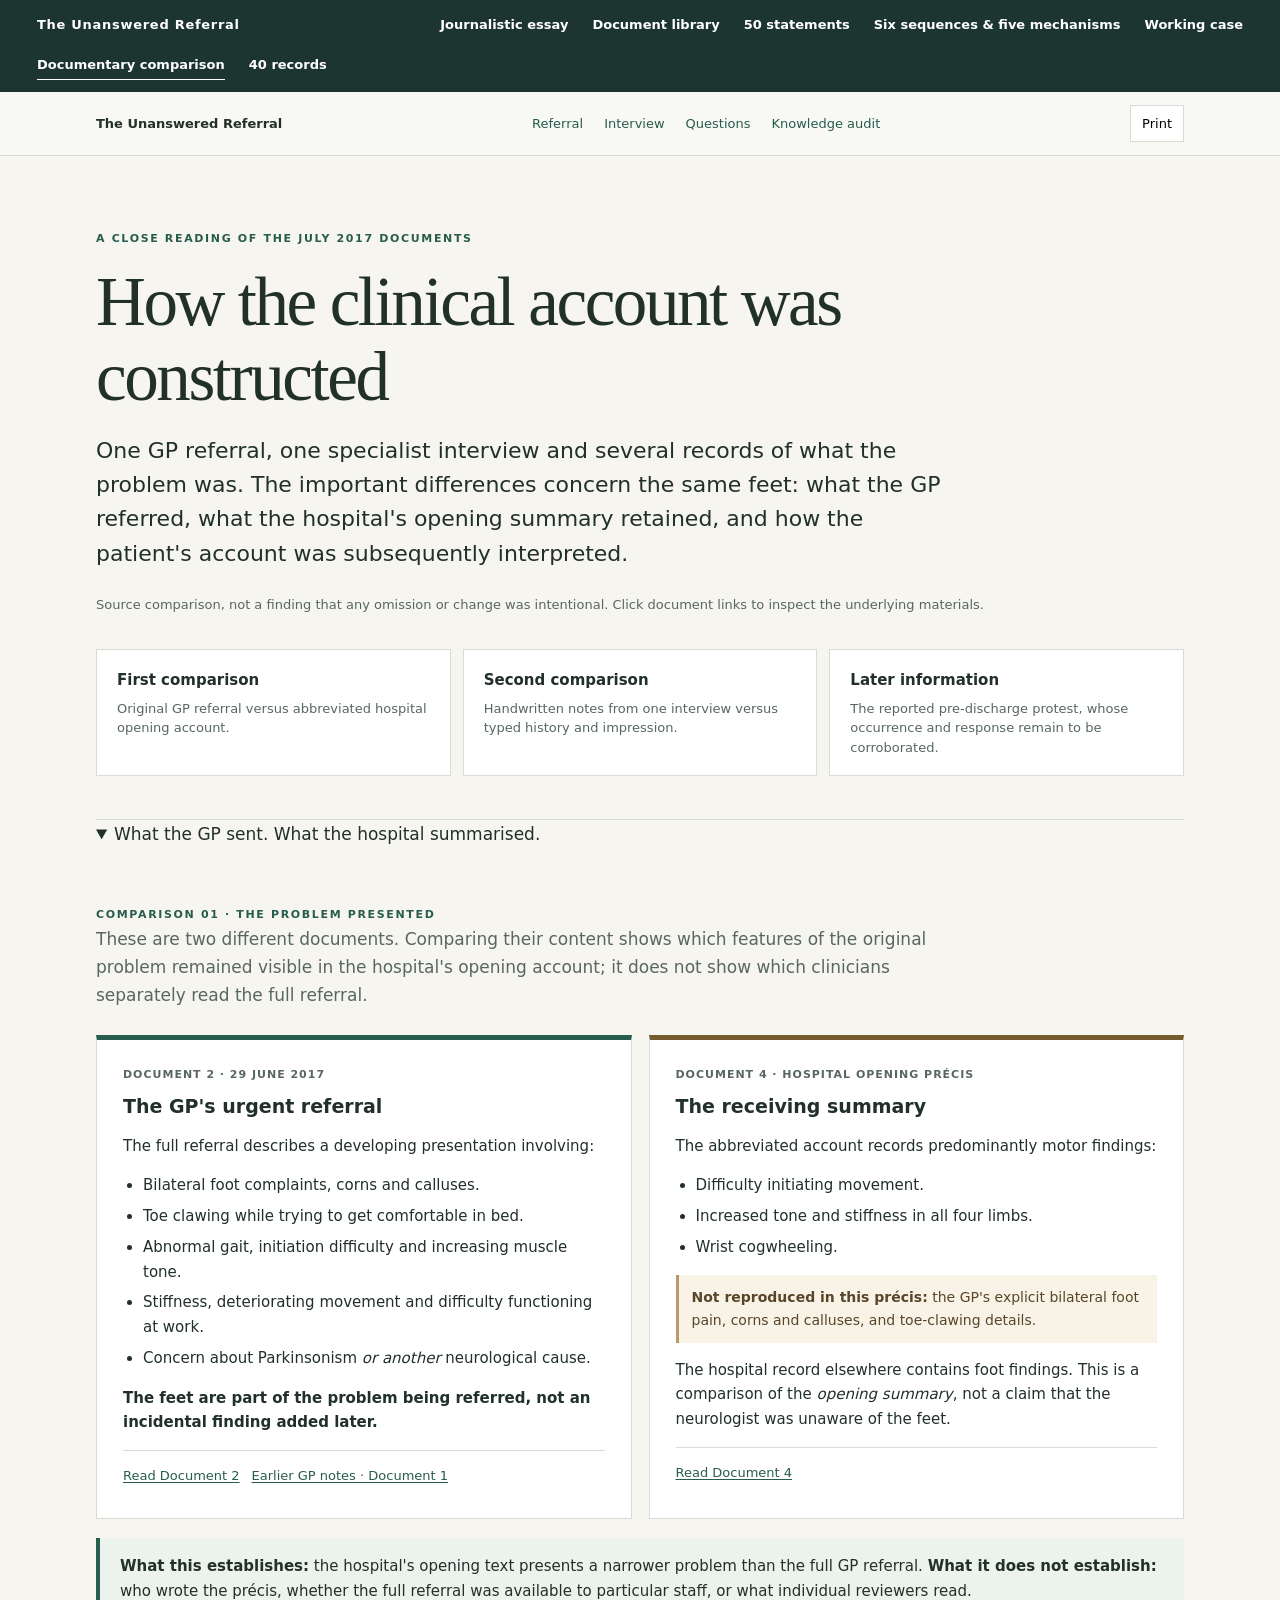
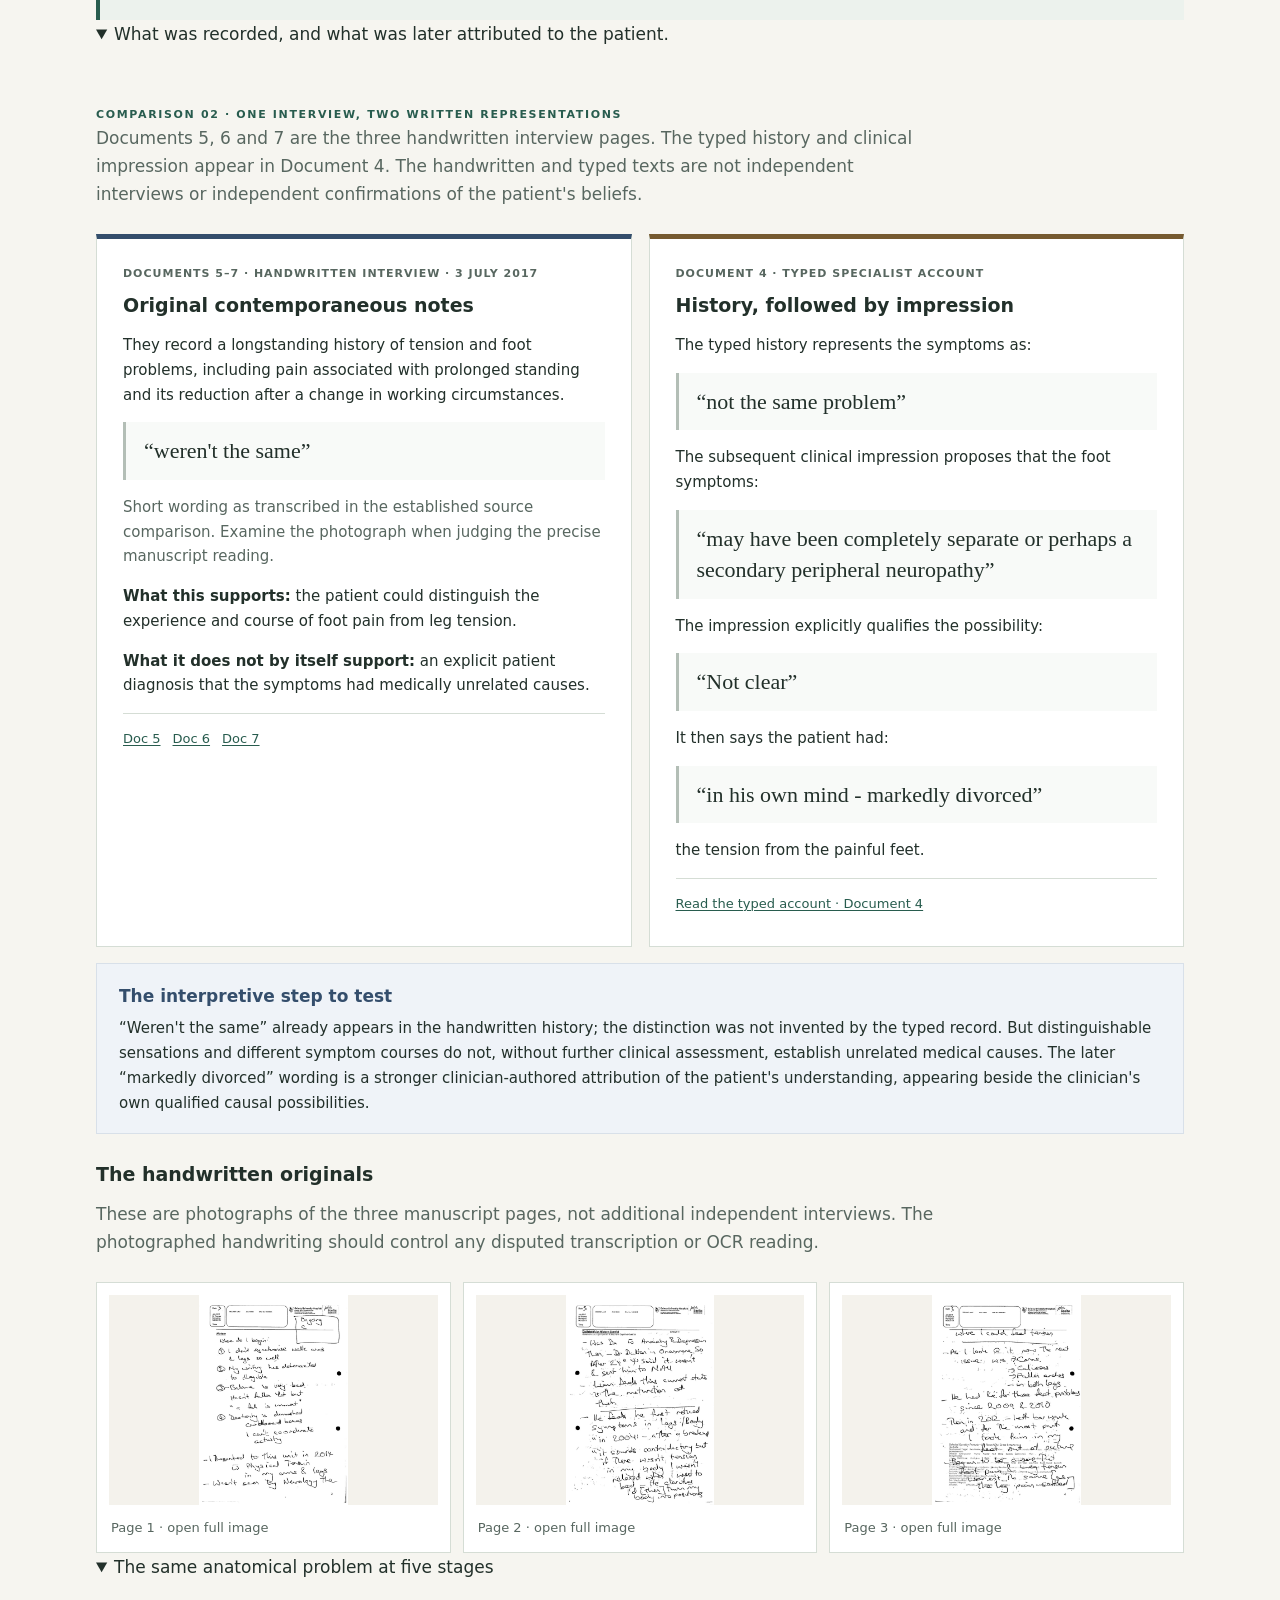
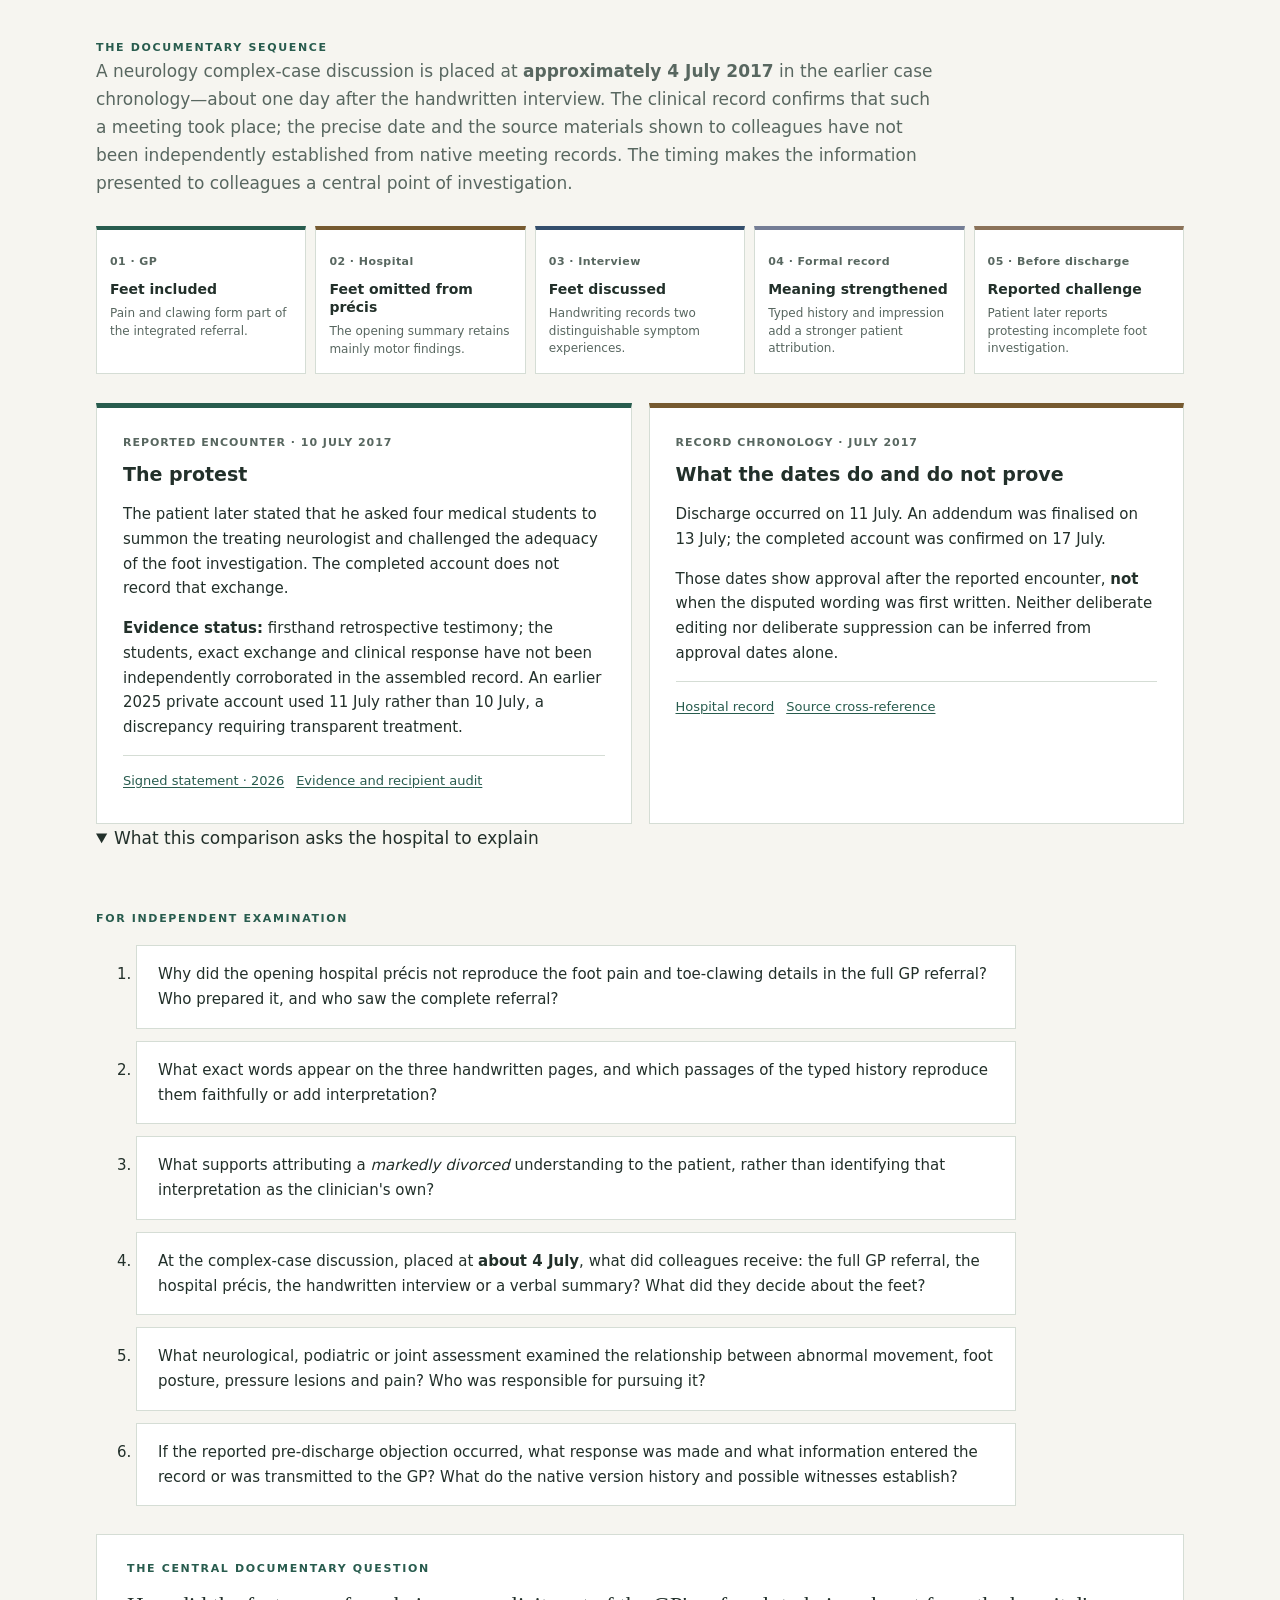
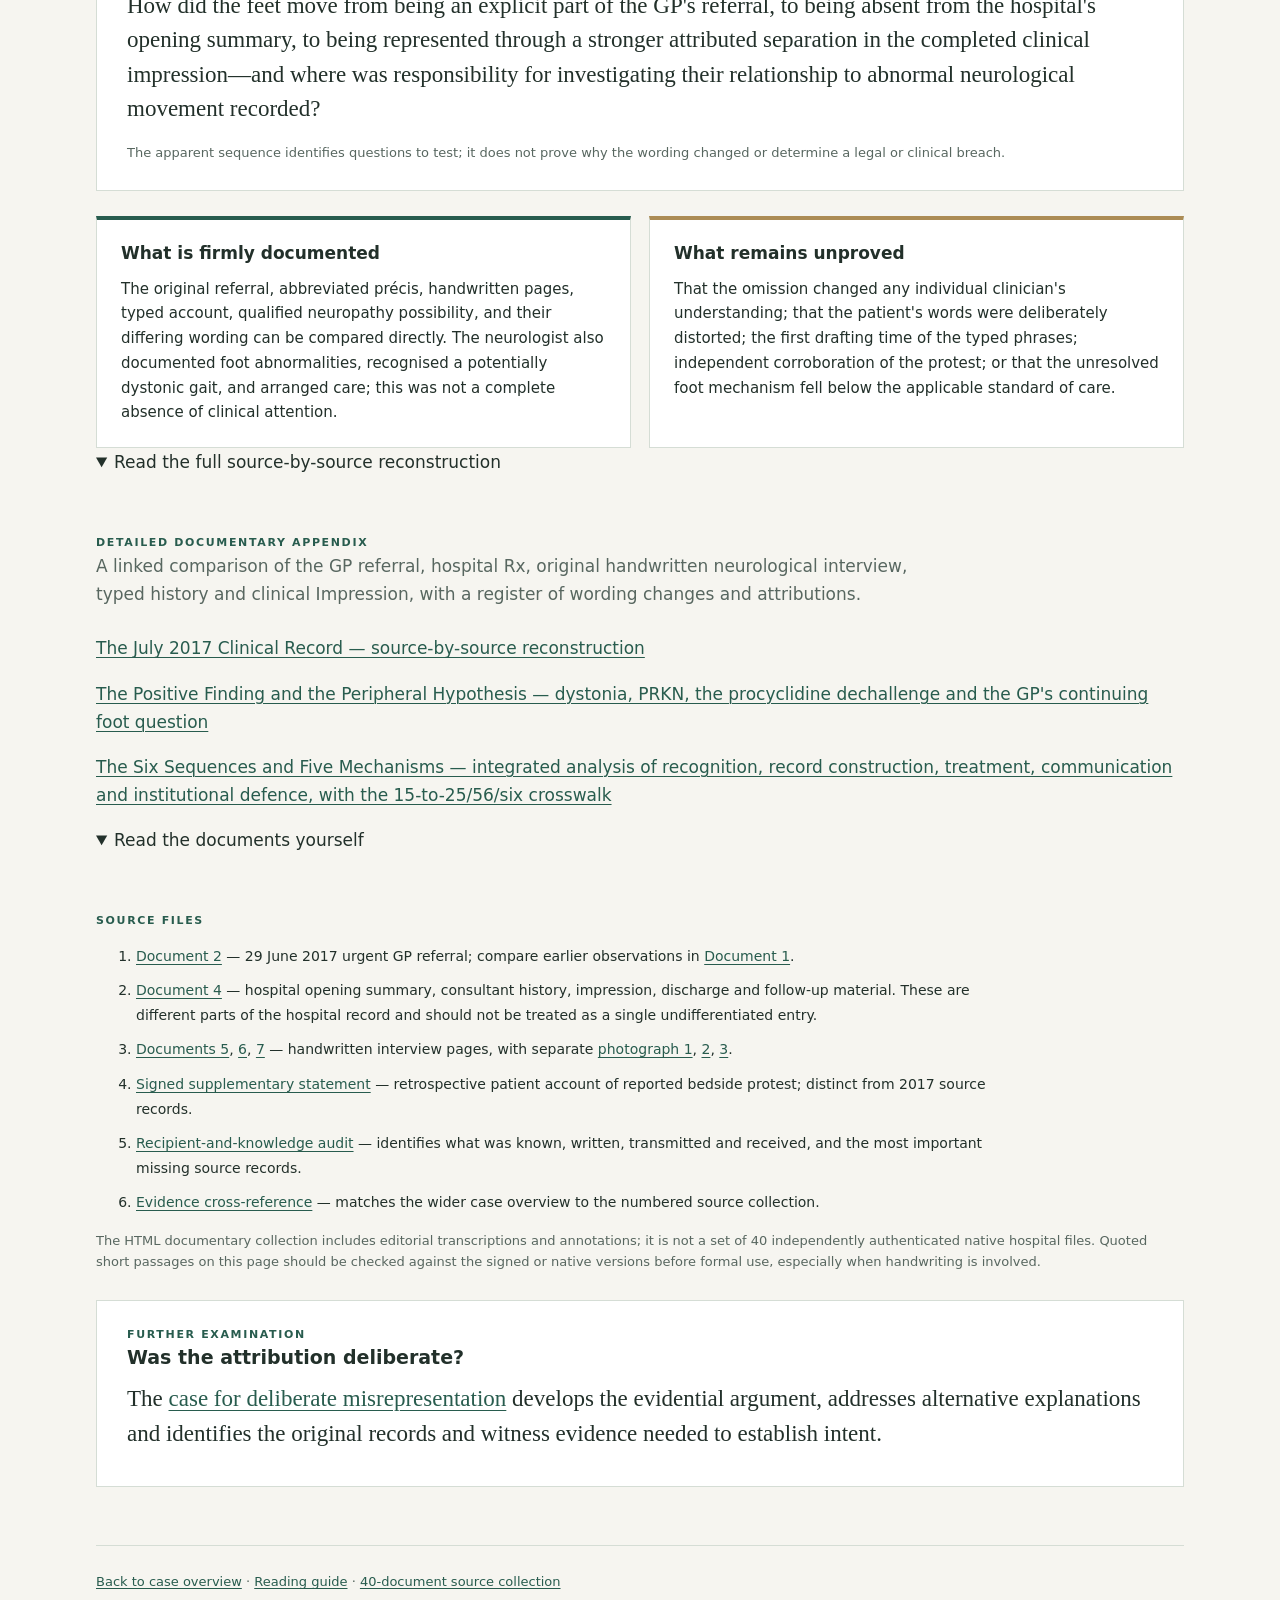
<file: documentary-comparison.html>
<!doctype html>
<html lang="en">
<head>
<meta charset="utf-8">
<meta name="viewport" content="width=device-width,initial-scale=1">
<meta name="color-scheme" content="light">
<meta name="description" content="A source-by-source visual comparison of the original GP referral, hospital summary, handwritten interview, typed clinical history and impression in July 2017.">
<title>How the July 2017 Account Was Constructed | The Unanswered Referral</title>
<style>
:root{--paper:#f6f5f0;--white:#fff;--ink:#22302a;--muted:#586760;--line:#d5ddd5;--green:#285c4e;--soft:#ecf2ed;--ochre:#765a30;--warm:#f8f2e7;--blue:#344e6c;--blue-soft:#eff3f8}
*{box-sizing:border-box}html{scroll-behavior:smooth}body{margin:0;background:var(--paper);color:var(--ink);font:17px/1.65 system-ui,-apple-system,BlinkMacSystemFont,"Segoe UI",sans-serif}a{color:var(--green);text-underline-offset:3px}a:focus-visible,button:focus-visible{outline:3px solid var(--green);outline-offset:3px}
header{background:rgba(248,248,244,.96);position:sticky;top:0;border-bottom:1px solid var(--line);z-index:10;backdrop-filter:blur(10px)}.top{max-width:1140px;margin:auto;padding:13px 26px;display:flex;align-items:center;gap:22px;justify-content:space-between;font-size:13px}.brand{font-weight:700;text-decoration:none;color:var(--ink)}.nav{display:flex;gap:21px;flex-wrap:wrap}.nav a{text-decoration:none}.print{border:1px solid var(--line);background:white;padding:7px 11px;cursor:pointer;font:inherit}
main{max-width:1140px;margin:auto;padding:0 26px 100px}section{scroll-margin-top:75px}.hero{padding:74px 0 43px;border-bottom:1px solid var(--line)}.eyebrow{color:var(--green);text-transform:uppercase;font-size:11px;letter-spacing:.15em;font-weight:750}.hero h1{font:normal clamp(37px,5.6vw,69px)/1.08 Georgia,serif;letter-spacing:-.035em;margin:17px 0 20px;max-width:950px}.lede{font-size:clamp(18px,2vw,22px);line-height:1.55;max-width:850px;margin:0 0 23px}.small{font-size:13px;color:var(--muted)}.summary{display:grid;grid-template-columns:repeat(3,1fr);gap:12px;margin-top:34px}.mini{background:var(--white);border:1px solid var(--line);padding:18px 20px;min-height:115px}.mini b{display:block;font-size:15px;margin-bottom:6px}.mini p{font-size:13px;color:var(--muted);line-height:1.5;margin:0}
h2{font:normal clamp(28px,3.6vw,41px)/1.18 Georgia,serif;letter-spacing:-.02em;margin:0 0 14px}h3{font:600 19px/1.3 system-ui,sans-serif;margin:0 0 13px}.intro{max-width:840px;color:var(--muted);margin:0 0 26px}.block{padding-top:58px}.comparison{display:grid;grid-template-columns:1fr 1fr;gap:17px}.panel{background:var(--white);border:1px solid var(--line);border-top:5px solid var(--green);padding:26px;min-width:0}.panel.secondary{border-top-color:var(--ochre)}.panel.third{border-top-color:var(--blue)}.panel .kicker{font-weight:700;letter-spacing:.09em;text-transform:uppercase;font-size:11px;color:var(--muted)}.panel h3{margin:10px 0 15px}.panel p,.panel li{font-size:15px}.panel ul{margin:5px 0 15px;padding-left:20px}.panel li{margin-bottom:6px}.panel footer{border-top:1px solid var(--line);padding-top:14px;font-size:13px;color:var(--muted)}.panel footer a{display:inline-block;margin:0 12px 6px 0}.omitted{background:var(--warm);border-left:3px solid #bb9867;padding:11px 13px;color:#594628;font-size:14px}.notice{background:var(--soft);padding:16px 20px;border-left:4px solid var(--green);margin-top:19px;font-size:15px}.sourcequote{margin:15px 0;border-left:3px solid #b3beb6;padding:13px 18px;background:#f8faf8;font:22px/1.43 Georgia,serif}.interpret{border:1px solid #d8e0e9;background:var(--blue-soft);padding:18px 22px;margin-top:16px}.interpret strong{color:var(--blue)}.interpret p{margin:6px 0 0;font-size:15px}.photo-grid{display:grid;grid-template-columns:repeat(3,minmax(0,1fr));gap:12px;margin-top:19px}.photo{margin:0;border:1px solid var(--line);background:white}.photo a{display:block;padding:12px}.photo img{display:block;width:100%;height:210px;object-fit:contain;background:#f4f2ec}.photo figcaption{padding:0 14px 13px;font-size:13px;color:var(--muted)}.subsection{margin-top:28px}.meaning{display:grid;grid-template-columns:1fr 1fr;gap:18px;margin-top:25px}.meaning article{padding:22px 24px;background:var(--white);border:1px solid var(--line)}.meaning article h3{font-size:17px}.meaning article p{font-size:15px;margin:0}.meaning .caution{border-top:4px solid #ac8c55}.meaning .test{border-top:4px solid var(--green)}.rail{display:grid;grid-template-columns:repeat(5,minmax(0,1fr));gap:9px;margin:29px 0}.step{padding:15px 13px;background:white;border:1px solid var(--line);border-top:4px solid var(--green)}.step:nth-child(2){border-top-color:var(--ochre)}.step:nth-child(3){border-top-color:var(--blue)}.step:nth-child(4){border-top-color:#747d95}.step:nth-child(5){border-top-color:#8b7259}.step span{color:var(--muted);font-size:11px;font-weight:700;letter-spacing:.04em}.step b{display:block;font-size:14px;line-height:1.3;margin:7px 0}.step p{font-size:12px;line-height:1.45;color:var(--muted);margin:0}.callout{border:1px solid var(--line);background:white;padding:25px 30px;margin-top:28px}.callout p{font:23px/1.5 Georgia,serif;margin:10px 0}.tests{counter-reset:test;display:grid;gap:12px;max-width:920px}.tests li{padding:16px 21px;background:var(--white);border:1px solid var(--line);font-size:15px}.sources{font-size:14px;line-height:1.8;max-width:920px}.sources li{margin-bottom:9px}.end{border-top:1px solid var(--line);margin-top:58px;padding:25px 0;color:var(--muted);font-size:13px}
@media(max-width:790px){main{padding:0 17px 70px}.top{padding:12px 17px}.hero{padding-top:45px}.summary,.comparison,.meaning{grid-template-columns:1fr}.photo-grid{grid-template-columns:repeat(3,minmax(0,1fr))}.photo img{height:145px}.rail{grid-template-columns:1fr 1fr}.nav{gap:10px}}@media(max-width:480px){.photo-grid{grid-template-columns:1fr}.photo img{height:280px}.rail{grid-template-columns:1fr}.nav a:nth-child(2){display:none}.panel{padding:19px}.sourcequote{font-size:20px}}
@media print{header,.print{display:none}body{font-size:12px;background:white}main{max-width:none}.hero{padding:16px 0}.hero h1{font-size:35px}.summary,.comparison,.meaning{grid-template-columns:1fr 1fr}.rail{grid-template-columns:repeat(5,1fr)}.panel,.mini,.step,.photo{break-inside:avoid}.block{padding-top:28px}h2{font-size:27px}.photo img{height:140px}a{color:inherit}}
</style>
<link rel="stylesheet" href="origami.css">
<link rel="stylesheet" href="publication.css">
<script defer src="publication.js"></script>
</head>
<body>
<header><div class="top"><a class="brand" href="./">The Unanswered Referral</a><nav class="nav" aria-label="Page navigation"><a href="#referral">Referral</a><a href="#interview">Interview</a><a href="#question">Questions</a><a href="supporting.html?document=audit">Knowledge audit</a></nav><button class="print" type="button" onclick="window.print()">Print</button></div></header>
<main>
<section class="hero">
 <div class="eyebrow">A close reading of the July 2017 documents</div>
 <h1>How the clinical account was constructed</h1>
 <p class="lede">One GP referral, one specialist interview and several records of what the problem was. The important differences concern the same feet: what the GP referred, what the hospital's opening summary retained, and how the patient's account was subsequently interpreted.</p>
 <p class="small">Source comparison, not a finding that any omission or change was intentional. Click document links to inspect the underlying materials.</p>
 <div class="summary">
  <div class="mini"><b>First comparison</b><p>Original GP referral versus abbreviated hospital opening account.</p></div>
  <div class="mini"><b>Second comparison</b><p>Handwritten notes from one interview versus typed history and impression.</p></div>
  <div class="mini"><b>Later information</b><p>The reported pre-discharge protest, whose occurrence and response remain to be corroborated.</p></div>
 </div>
</section>
<section class="block" id="referral">
 <div class="eyebrow">Comparison 01 · The problem presented</div>
 <h2>What the GP sent. What the hospital summarised.</h2>
 <p class="intro">These are two different documents. Comparing their content shows which features of the original problem remained visible in the hospital's opening account; it does not show which clinicians separately read the full referral.</p>
 <div class="comparison">
  <article class="panel">
   <div class="kicker">Document 2 · 29 June 2017</div><h3>The GP's urgent referral</h3>
   <p>The full referral describes a developing presentation involving:</p>
   <ul><li>Bilateral foot complaints, corns and calluses.</li><li>Toe clawing while trying to get comfortable in bed.</li><li>Abnormal gait, initiation difficulty and increasing muscle tone.</li><li>Stiffness, deteriorating movement and difficulty functioning at work.</li><li>Concern about Parkinsonism <em>or another</em> neurological cause.</li></ul>
   <p><strong>The feet are part of the problem being referred, not an incidental finding added later.</strong></p>
   <footer><a href="records-mobile.html#document-2">Read Document 2</a><a href="records-mobile.html#document-1">Earlier GP notes · Document 1</a></footer>
  </article>
  <article class="panel secondary">
   <div class="kicker">Document 4 · Hospital opening précis</div><h3>The receiving summary</h3>
   <p>The abbreviated account records predominantly motor findings:</p>
   <ul><li>Difficulty initiating movement.</li><li>Increased tone and stiffness in all four limbs.</li><li>Wrist cogwheeling.</li></ul>
   <div class="omitted"><strong>Not reproduced in this précis:</strong> the GP's explicit bilateral foot pain, corns and calluses, and toe-clawing details.</div>
   <p>The hospital record elsewhere contains foot findings. This is a comparison of the <em>opening summary</em>, not a claim that the neurologist was unaware of the feet.</p>
   <footer><a href="records-mobile.html#document-4">Read Document 4</a></footer>
  </article>
 </div>
 <div class="notice"><strong>What this establishes:</strong> the hospital's opening text presents a narrower problem than the full GP referral. <strong>What it does not establish:</strong> who wrote the précis, whether the full referral was available to particular staff, or what individual reviewers read.</div>
</section>
<section class="block" id="interview">
 <div class="eyebrow">Comparison 02 · One interview, two written representations</div>
 <h2>What was recorded, and what was later attributed to the patient.</h2>
 <p class="intro">Documents 5, 6 and 7 are the three handwritten interview pages. The typed history and clinical impression appear in Document 4. The handwritten and typed texts are not independent interviews or independent confirmations of the patient's beliefs.</p>
 <div class="comparison">
  <article class="panel third">
   <div class="kicker">Documents 5–7 · Handwritten interview · 3 July 2017</div><h3>Original contemporaneous notes</h3>
   <p>They record a longstanding history of tension and foot problems, including pain associated with prolonged standing and its reduction after a change in working circumstances.</p>
   <blockquote class="sourcequote">“weren't the same”</blockquote>
   <p class="small">Short wording as transcribed in the established source comparison. Examine the photograph when judging the precise manuscript reading.</p>
   <p><strong>What this supports:</strong> the patient could distinguish the experience and course of foot pain from leg tension.</p>
   <p><strong>What it does not by itself support:</strong> an explicit patient diagnosis that the symptoms had medically unrelated causes.</p>
   <footer><a href="records-mobile.html#document-5">Doc 5</a><a href="records-mobile.html#document-6">Doc 6</a><a href="records-mobile.html#document-7">Doc 7</a></footer>
  </article>
  <article class="panel secondary">
   <div class="kicker">Document 4 · Typed specialist account</div><h3>History, followed by impression</h3>
   <p>The typed history represents the symptoms as:</p>
   <blockquote class="sourcequote">“not the same problem”</blockquote>
   <p>The subsequent clinical impression proposes that the foot symptoms:</p>
   <blockquote class="sourcequote">“may have been completely separate or perhaps a secondary peripheral neuropathy”</blockquote>
   <p>The impression explicitly qualifies the possibility:</p>
   <blockquote class="sourcequote">“Not clear”</blockquote>
   <p>It then says the patient had:</p>
   <blockquote class="sourcequote">“in his own mind - markedly divorced”</blockquote>
   <p>the tension from the painful feet.</p>
   <footer><a href="records-mobile.html#document-4">Read the typed account · Document 4</a></footer>
  </article>
 </div>
 <div class="interpret"><strong>The interpretive step to test</strong><p>“Weren't the same” already appears in the handwritten history; the distinction was not invented by the typed record. But distinguishable sensations and different symptom courses do not, without further clinical assessment, establish unrelated medical causes. The later “markedly divorced” wording is a stronger clinician-authored attribution of the patient's understanding, appearing beside the clinician's own qualified causal possibilities.</p></div>
 <div class="subsection"><h3>The handwritten originals</h3><p class="intro">These are photographs of the three manuscript pages, not additional independent interviews. The photographed handwriting should control any disputed transcription or OCR reading.</p>
  <div class="photo-grid">
   <figure class="photo"><a href="document_05_manuscript.jpg"><img src="document_05_manuscript.jpg" alt="Photograph of neurologist's handwritten interview, page 1" loading="lazy"></a><figcaption>Page 1 · open full image</figcaption></figure>
   <figure class="photo"><a href="document_06_manuscript.jpg"><img src="document_06_manuscript.jpg" alt="Photograph of neurologist's handwritten interview, page 2" loading="lazy"></a><figcaption>Page 2 · open full image</figcaption></figure>
   <figure class="photo"><a href="document_07_manuscript.jpg"><img src="document_07_manuscript.jpg" alt="Photograph of neurologist's handwritten interview, page 3" loading="lazy"></a><figcaption>Page 3 · open full image</figcaption></figure>
  </div>
 </div>
</section>
<section class="block" id="sequence">
 <div class="eyebrow">The documentary sequence</div><h2>The same anatomical problem at five stages</h2>
 <p class="intro">A neurology complex-case discussion is placed at <strong>approximately 4 July 2017</strong> in the earlier case chronology—about one day after the handwritten interview. The clinical record confirms that such a meeting took place; the precise date and the source materials shown to colleagues have not been independently established from native meeting records. The timing makes the information presented to colleagues a central point of investigation.</p>
 <div class="rail">
 <div class="step"><span>01 · GP</span><b>Feet included</b><p>Pain and clawing form part of the integrated referral.</p></div>
 <div class="step"><span>02 · Hospital</span><b>Feet omitted from précis</b><p>The opening summary retains mainly motor findings.</p></div>
 <div class="step"><span>03 · Interview</span><b>Feet discussed</b><p>Handwriting records two distinguishable symptom experiences.</p></div>
 <div class="step"><span>04 · Formal record</span><b>Meaning strengthened</b><p>Typed history and impression add a stronger patient attribution.</p></div>
 <div class="step"><span>05 · Before discharge</span><b>Reported challenge</b><p>Patient later reports protesting incomplete foot investigation.</p></div>
 </div>
 <div class="comparison">
 <article class="panel"><div class="kicker">Reported encounter · 10 July 2017</div><h3>The protest</h3><p>The patient later stated that he asked four medical students to summon the treating neurologist and challenged the adequacy of the foot investigation. The completed account does not record that exchange.</p><p><strong>Evidence status:</strong> firsthand retrospective testimony; the students, exact exchange and clinical response have not been independently corroborated in the assembled record. An earlier 2025 private account used 11 July rather than 10 July, a discrepancy requiring transparent treatment.</p><footer><a href="Article_16_Supplementary_Statement_July_2017.pdf">Signed statement · 2026</a><a href="supporting.html?document=audit">Evidence and recipient audit</a></footer></article>
 <article class="panel secondary"><div class="kicker">Record chronology · July 2017</div><h3>What the dates do and do not prove</h3><p>Discharge occurred on 11 July. An addendum was finalised on 13 July; the completed account was confirmed on 17 July.</p><p>Those dates show approval after the reported encounter, <strong>not</strong> when the disputed wording was first written. Neither deliberate editing nor deliberate suppression can be inferred from approval dates alone.</p><footer><a href="records-mobile.html#document-4">Hospital record</a><a href="supporting.html?document=crosswalk">Source cross-reference</a></footer></article>
 </div>
</section>
<section class="block" id="question">
 <div class="eyebrow">For independent examination</div><h2>What this comparison asks the hospital to explain</h2>
 <ol class="tests">
 <li>Why did the opening hospital précis not reproduce the foot pain and toe-clawing details in the full GP referral? Who prepared it, and who saw the complete referral?</li>
 <li>What exact words appear on the three handwritten pages, and which passages of the typed history reproduce them faithfully or add interpretation?</li>
 <li>What supports attributing a <em>markedly divorced</em> understanding to the patient, rather than identifying that interpretation as the clinician's own?</li>
 <li>At the complex-case discussion, placed at <strong>about 4 July</strong>, what did colleagues receive: the full GP referral, the hospital précis, the handwritten interview or a verbal summary? What did they decide about the feet?</li>
 <li>What neurological, podiatric or joint assessment examined the relationship between abnormal movement, foot posture, pressure lesions and pain? Who was responsible for pursuing it?</li>
 <li>If the reported pre-discharge objection occurred, what response was made and what information entered the record or was transmitted to the GP? What do the native version history and possible witnesses establish?</li>
 </ol>
 <div class="callout"><div class="eyebrow">The central documentary question</div><p>How did the feet move from being an explicit part of the GP's referral, to being absent from the hospital's opening summary, to being represented through a stronger attributed separation in the completed clinical impression—and where was responsibility for investigating their relationship to abnormal neurological movement recorded?</p><span class="small">The apparent sequence identifies questions to test; it does not prove why the wording changed or determine a legal or clinical breach.</span></div>
 <div class="meaning"><article class="test"><h3>What is firmly documented</h3><p>The original referral, abbreviated précis, handwritten pages, typed account, qualified neuropathy possibility, and their differing wording can be compared directly. The neurologist also documented foot abnormalities, recognised a potentially dystonic gait, and arranged care; this was not a complete absence of clinical attention.</p></article><article class="caution"><h3>What remains unproved</h3><p>That the omission changed any individual clinician's understanding; that the patient's words were deliberately distorted; the first drafting time of the typed phrases; independent corroboration of the protest; or that the unresolved foot mechanism fell below the applicable standard of care.</p></article></div>
</section>
<section class="block" id="detailed-reconstruction"><div class="eyebrow">Detailed documentary appendix</div><h2>Read the full source-by-source reconstruction</h2><p class="intro">A linked comparison of the GP referral, hospital Rx, original handwritten neurological interview, typed history and clinical Impression, with a register of wording changes and attributions.</p><p><a href="reader.html?file=JULY_2017_CLINICAL_RECORD_SOURCE_RECONSTRUCTION.md">The July 2017 Clinical Record — source-by-source reconstruction</a></p><p><a href="reader.html?file=THE_POSITIVE_FINDING_AND_THE_PERIPHERAL_HYPOTHESIS.md">The Positive Finding and the Peripheral Hypothesis — dystonia, PRKN, the procyclidine dechallenge and the GP's continuing foot question</a></p><p><a href="supporting.html?document=sequences">The Six Sequences and Five Mechanisms — integrated analysis of recognition, record construction, treatment, communication and institutional defence, with the 15-to-25/56/six crosswalk</a></p></section>
<section class="block" id="sources"><div class="eyebrow">Source files</div><h2>Read the documents yourself</h2>
 <ol class="sources">
 <li><a href="records-mobile.html#document-2">Document 2</a> — 29 June 2017 urgent GP referral; compare earlier observations in <a href="records-mobile.html#document-1">Document 1</a>.</li>
 <li><a href="records-mobile.html#document-4">Document 4</a> — hospital opening summary, consultant history, impression, discharge and follow-up material. These are different parts of the hospital record and should not be treated as a single undifferentiated entry.</li>
 <li><a href="records-mobile.html#document-5">Documents 5</a>, <a href="records-mobile.html#document-6">6</a>, <a href="records-mobile.html#document-7">7</a> — handwritten interview pages, with separate <a href="document_05_manuscript.jpg">photograph 1</a>, <a href="document_06_manuscript.jpg">2</a>, <a href="document_07_manuscript.jpg">3</a>.</li>
 <li><a href="Article_16_Supplementary_Statement_July_2017.pdf">Signed supplementary statement</a> — retrospective patient account of reported bedside protest; distinct from 2017 source records.</li>
 <li><a href="supporting.html?document=audit">Recipient-and-knowledge audit</a> — identifies what was known, written, transmitted and received, and the most important missing source records.</li>
 <li><a href="supporting.html?document=crosswalk">Evidence cross-reference</a> — matches the wider case overview to the numbered source collection.</li>
 </ol>
 <p class="small">The HTML documentary collection includes editorial transcriptions and annotations; it is not a set of 40 independently authenticated native hospital files. Quoted short passages on this page should be checked against the signed or native versions before formal use, especially when handwriting is involved.</p>
</section>
<div class="callout"><div class="eyebrow">Further examination</div><h3>Was the attribution deliberate?</h3><p>The <a href="reader.html?file=CASE_FOR_DELIBERATE_MISREPRESENTATION.md">case for deliberate misrepresentation</a> develops the evidential argument, addresses alternative explanations and identifies the original records and witness evidence needed to establish intent.</p></div>
<div class="end"><a href="./">Back to case overview</a> · <a href="README.md">Reading guide</a> · <a href="Margaret_Tansey.html">40-document source collection</a></div>
</main>
<script>
(function(){
 const compact=window.matchMedia('(max-width:790px)');
 const sections=[...document.querySelectorAll('main > section.block')];
 sections.forEach(section=>{
  const h=section.querySelector('h2');if(!h)return;
  const d=document.createElement('details');d.className='origami-comparison';d.id=section.id;
  const summary=document.createElement('summary');summary.textContent=h.textContent;
  const body=document.createElement('div');body.className='comparison-body';
  section.removeAttribute('id');h.remove();
  section.replaceWith(d);d.append(summary,body);body.append(section);
 });
 function adapt(){document.querySelectorAll('.origami-comparison').forEach(d=>{if(!compact.matches)d.open=true;else if(!d.dataset.wasMobile){d.open=false;d.dataset.wasMobile='yes'}})}
 compact.addEventListener('change',adapt);adapt();const first=document.querySelector('.origami-comparison');if(first)first.open=true;
 function goToHash(){let target;try{target=document.getElementById(decodeURIComponent(location.hash.slice(1)))}catch(e){}if(target&&target.tagName==='DETAILS'){target.open=true;target.scrollIntoView({block:'start'})}}
 addEventListener('hashchange',goToHash);goToHash();
})();
</script>
</body></html>
</file>
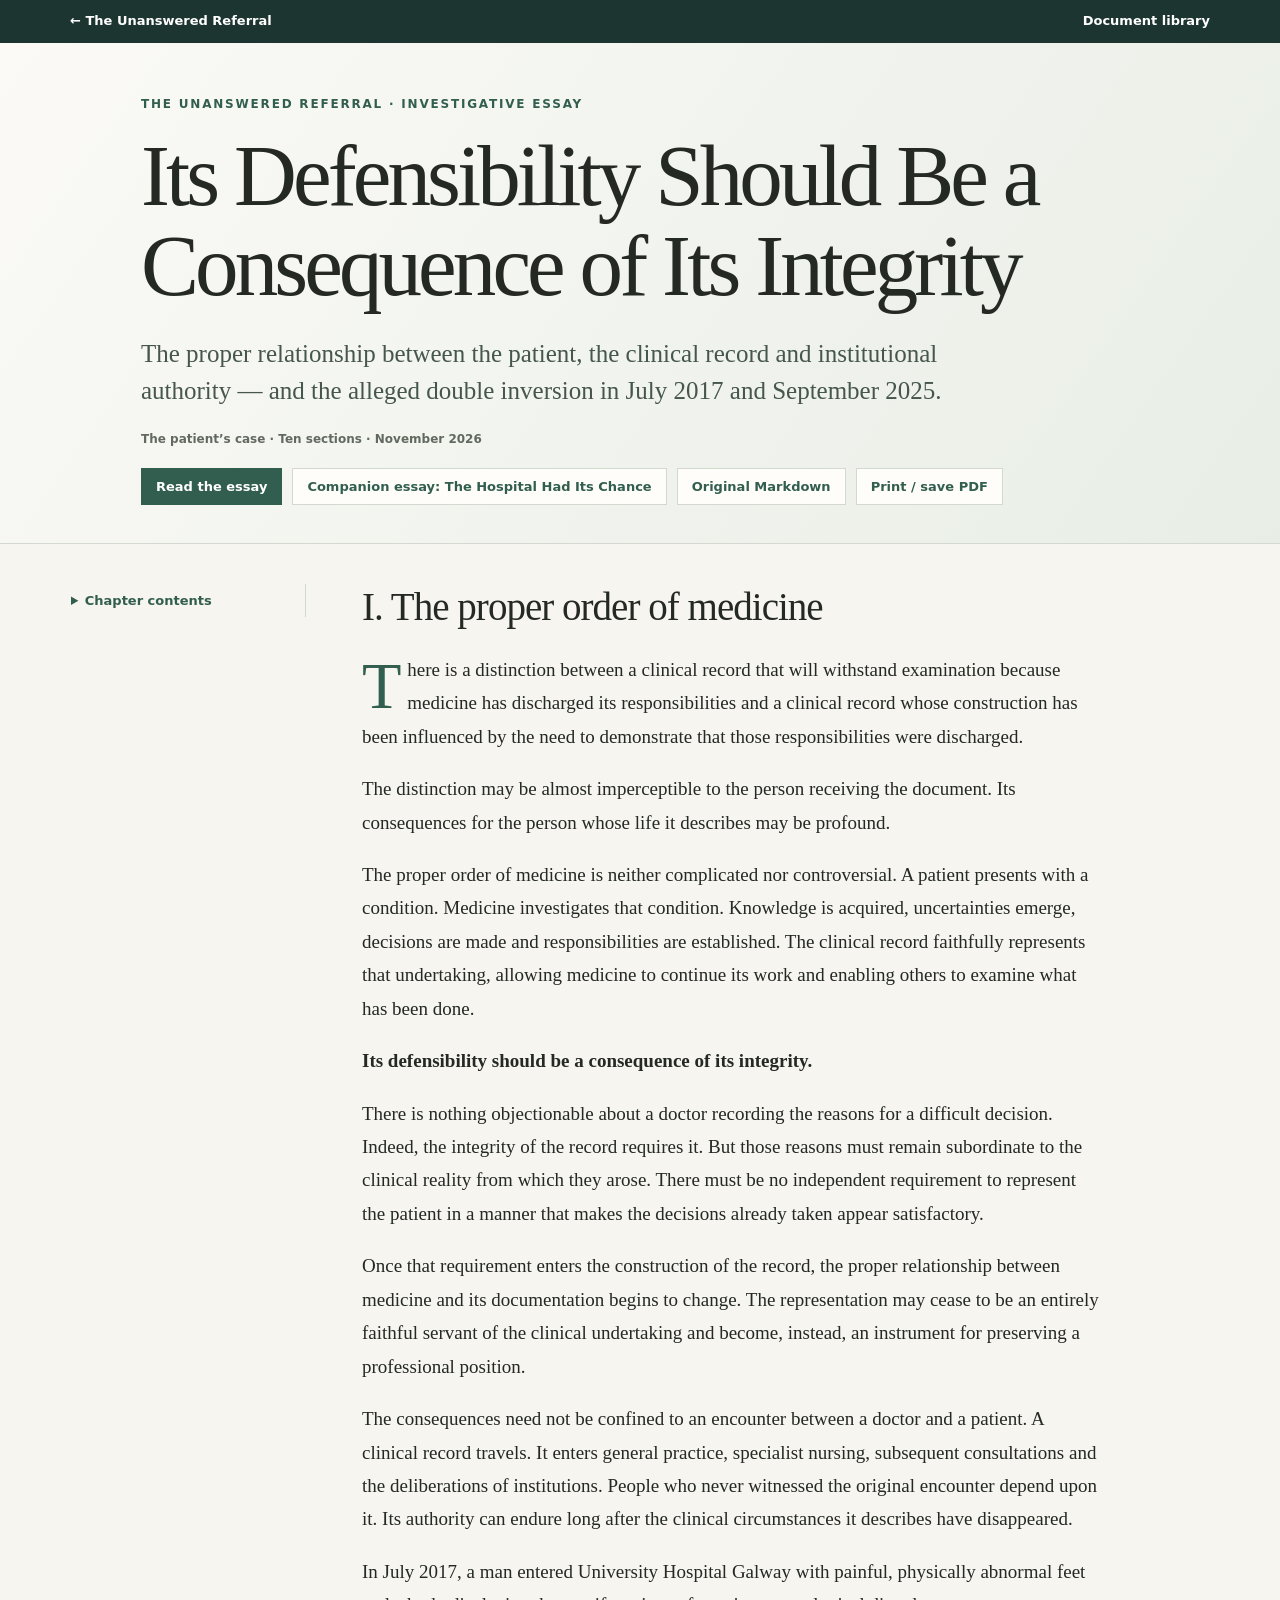
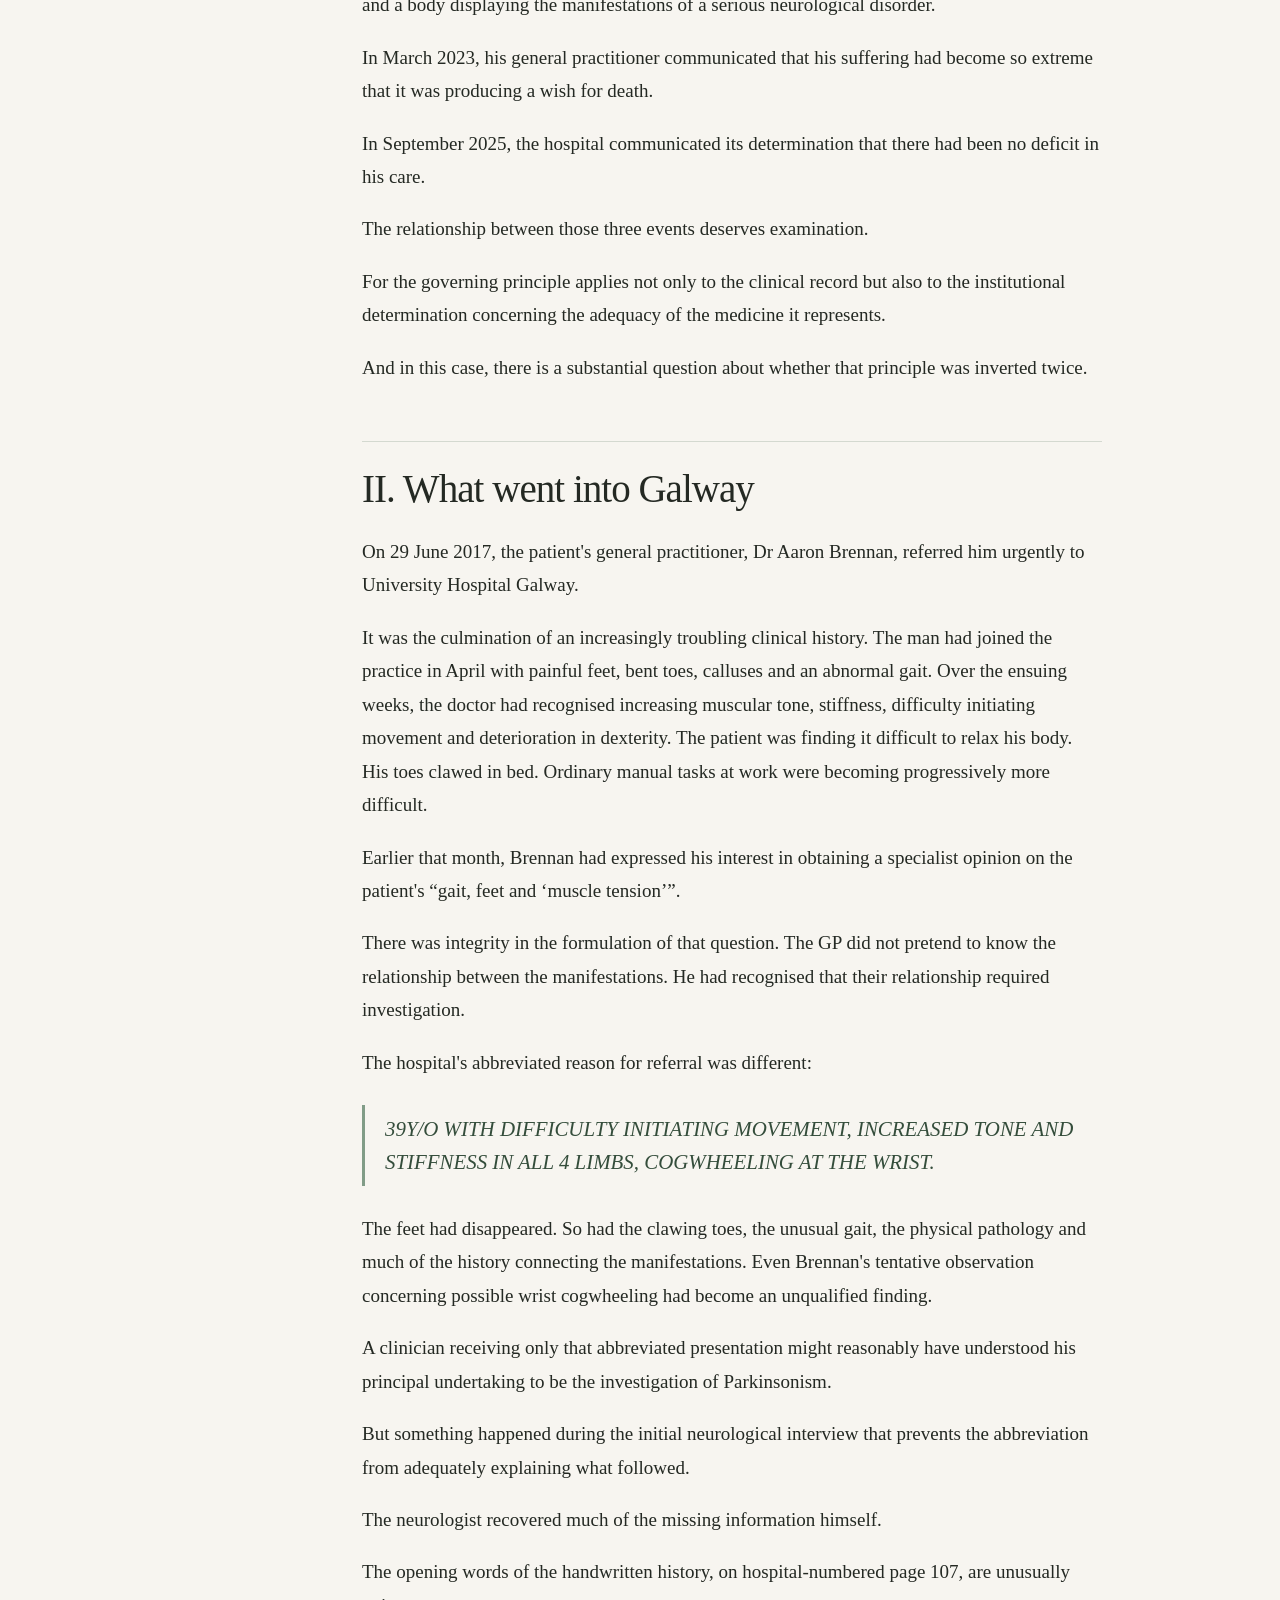
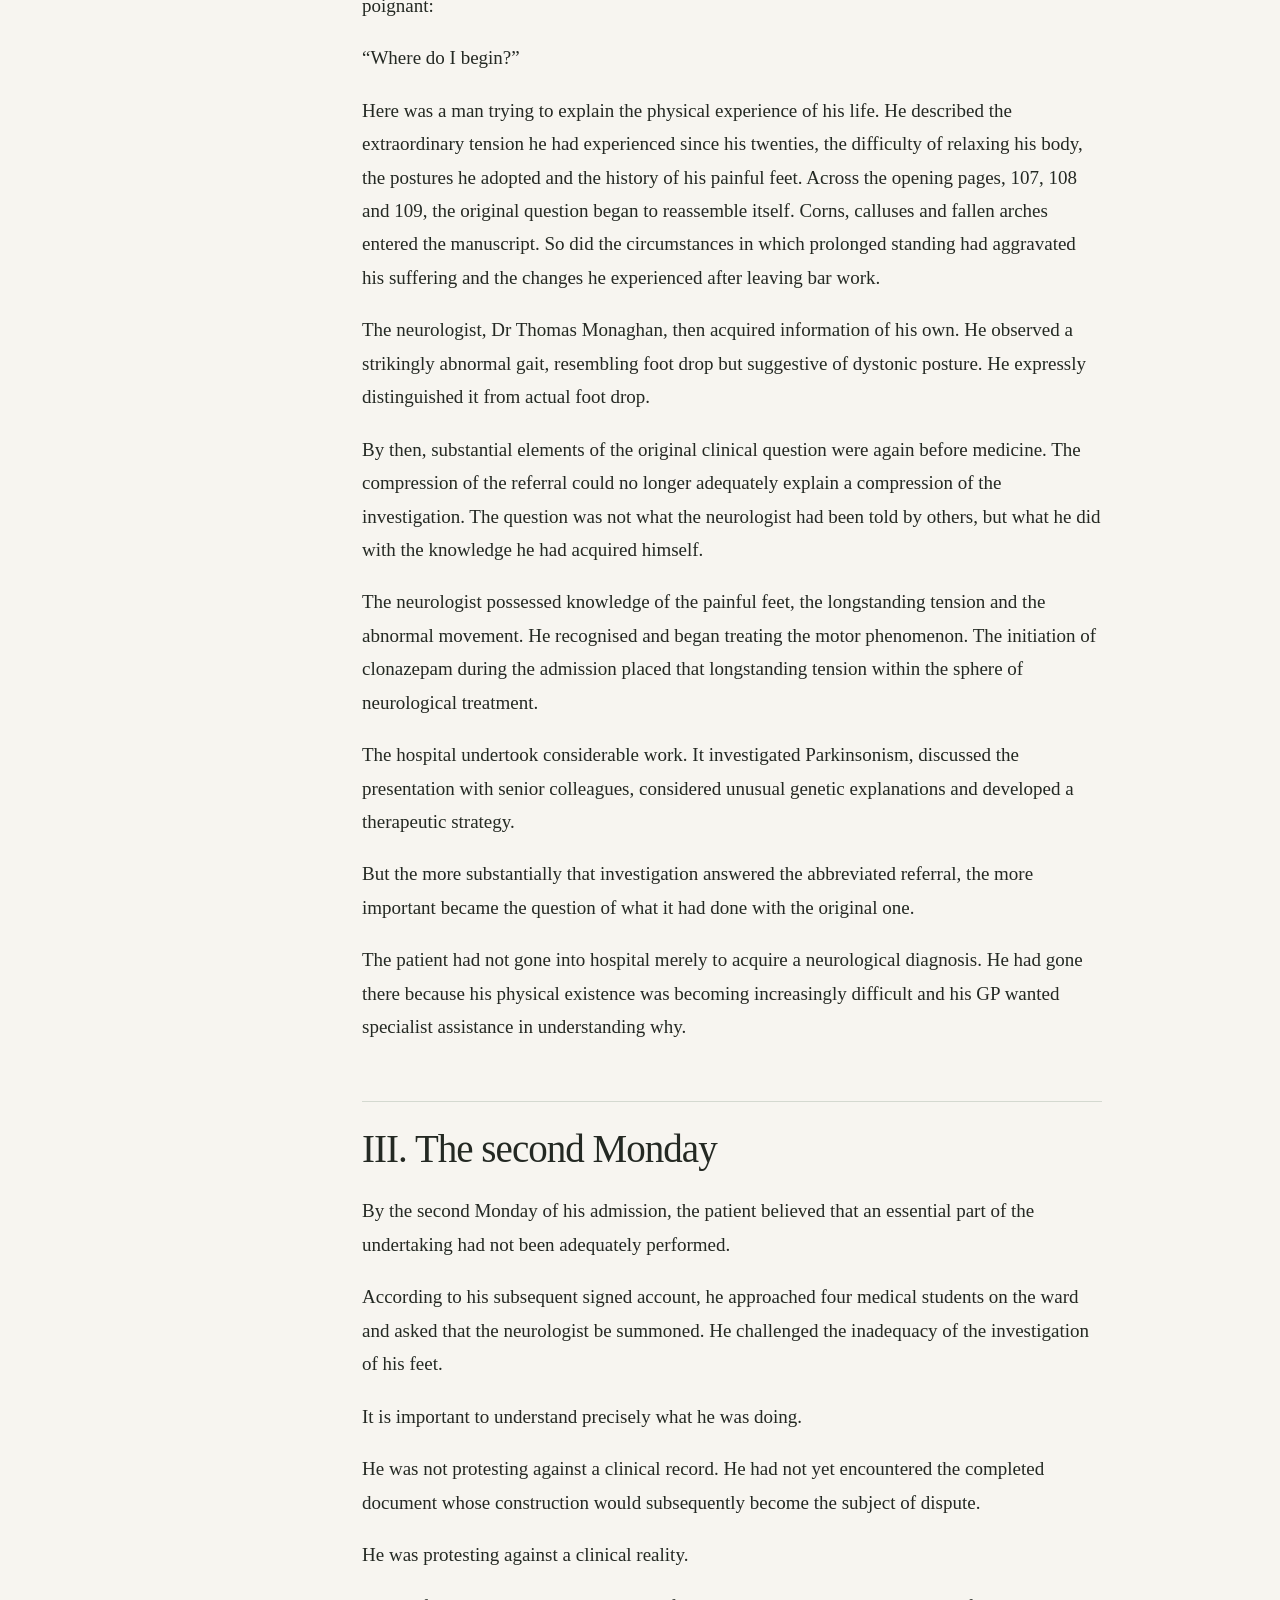
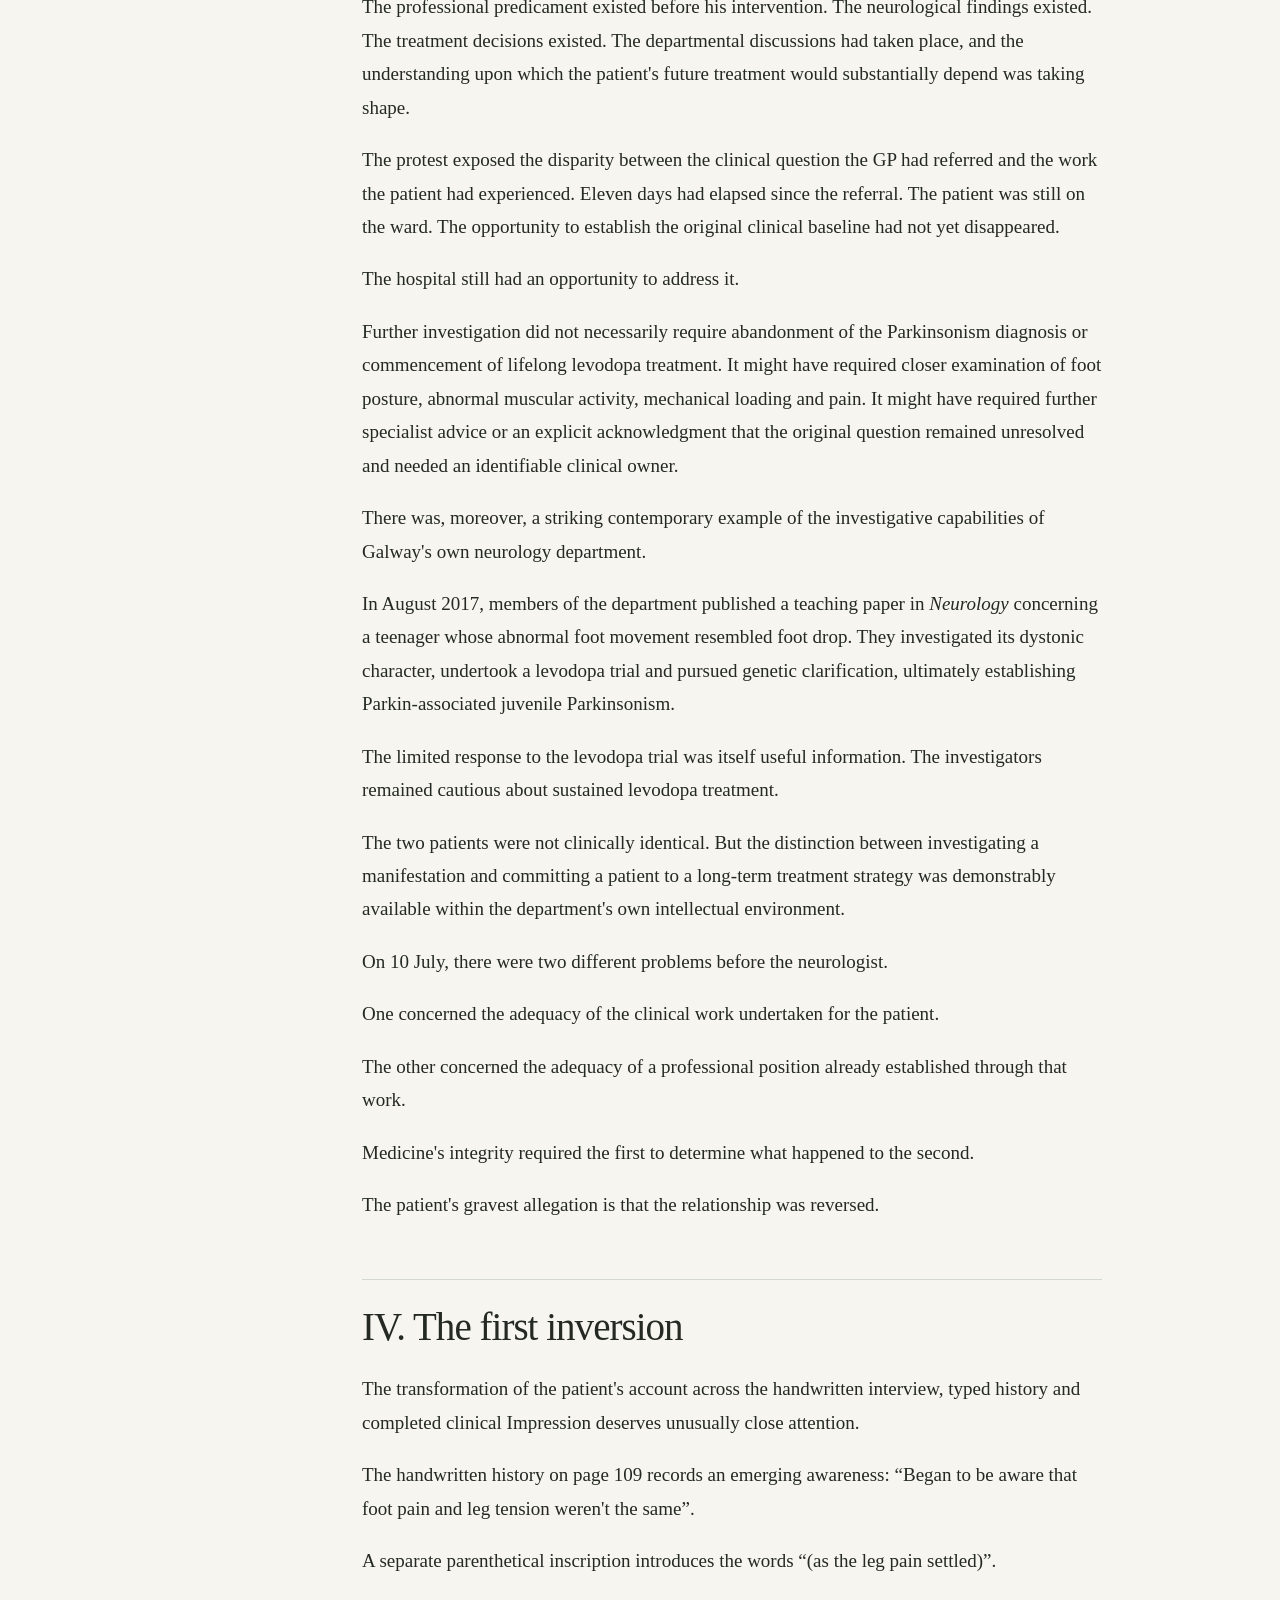
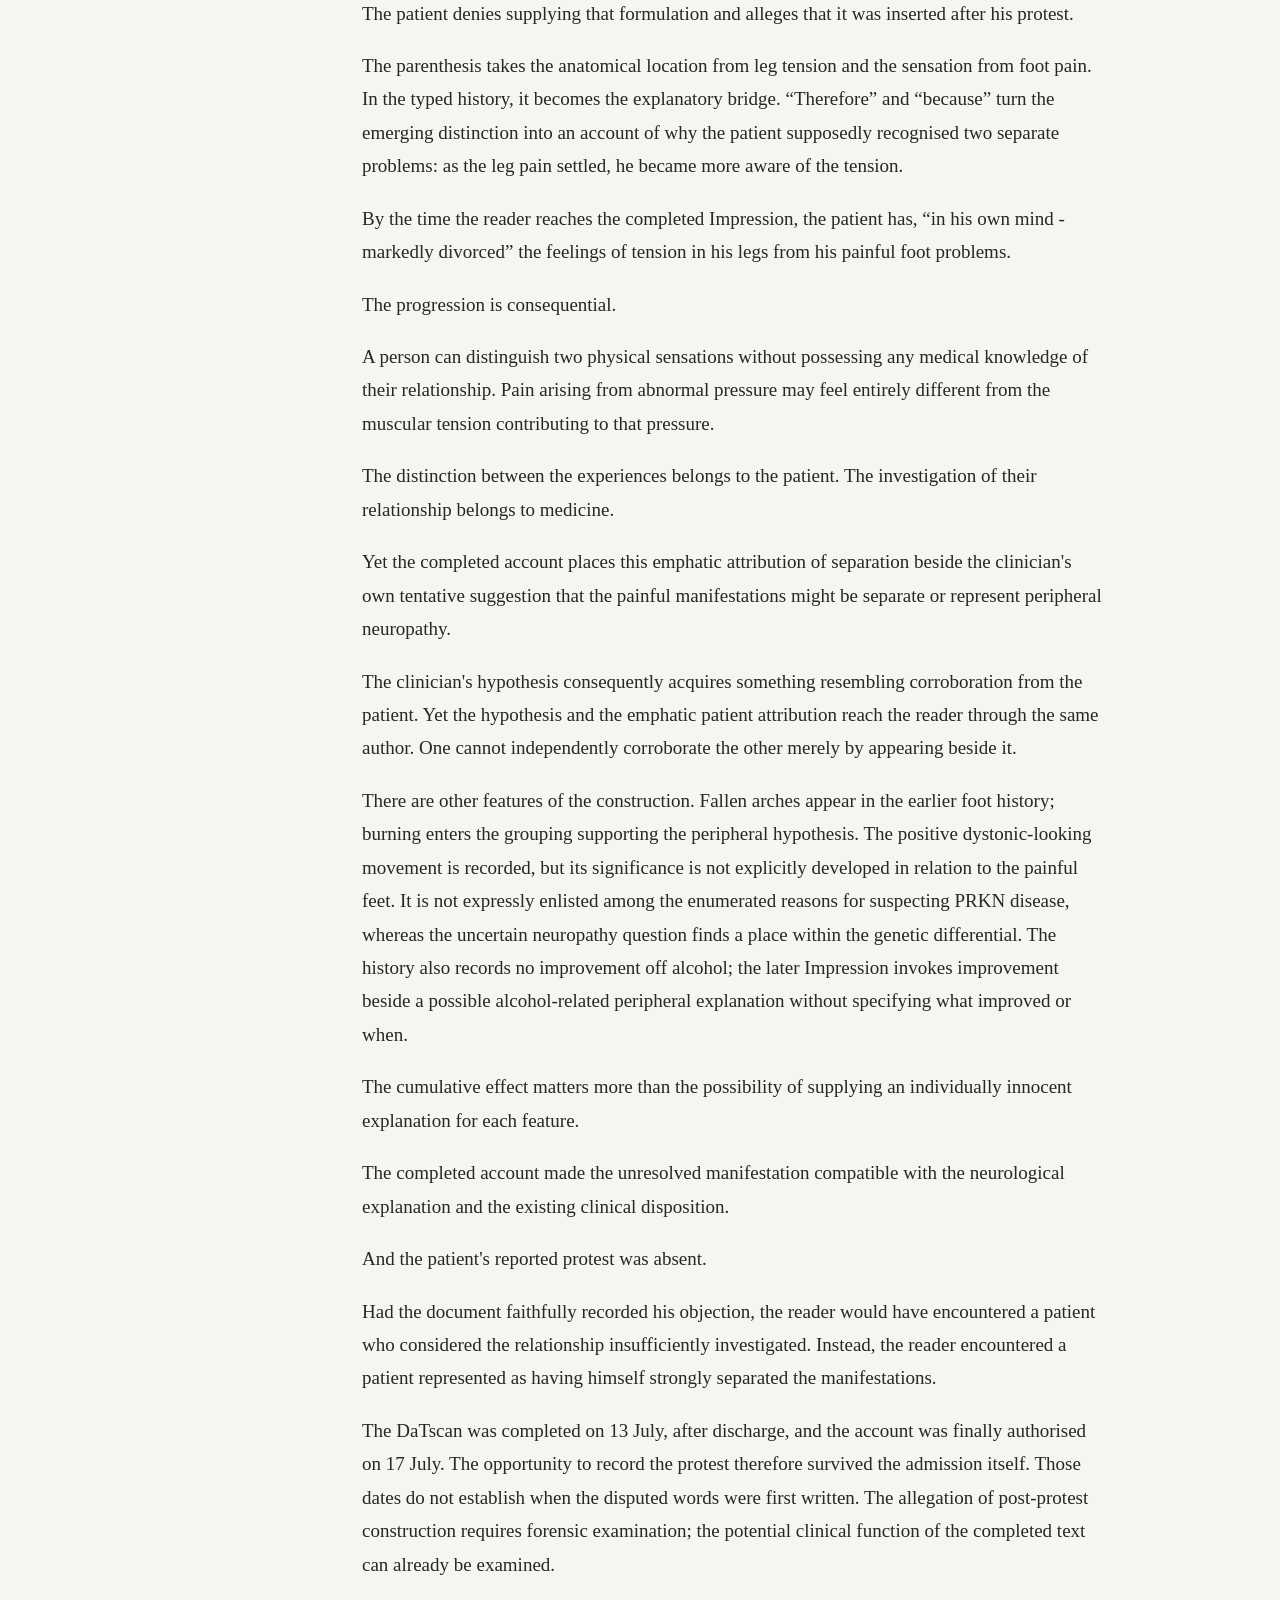
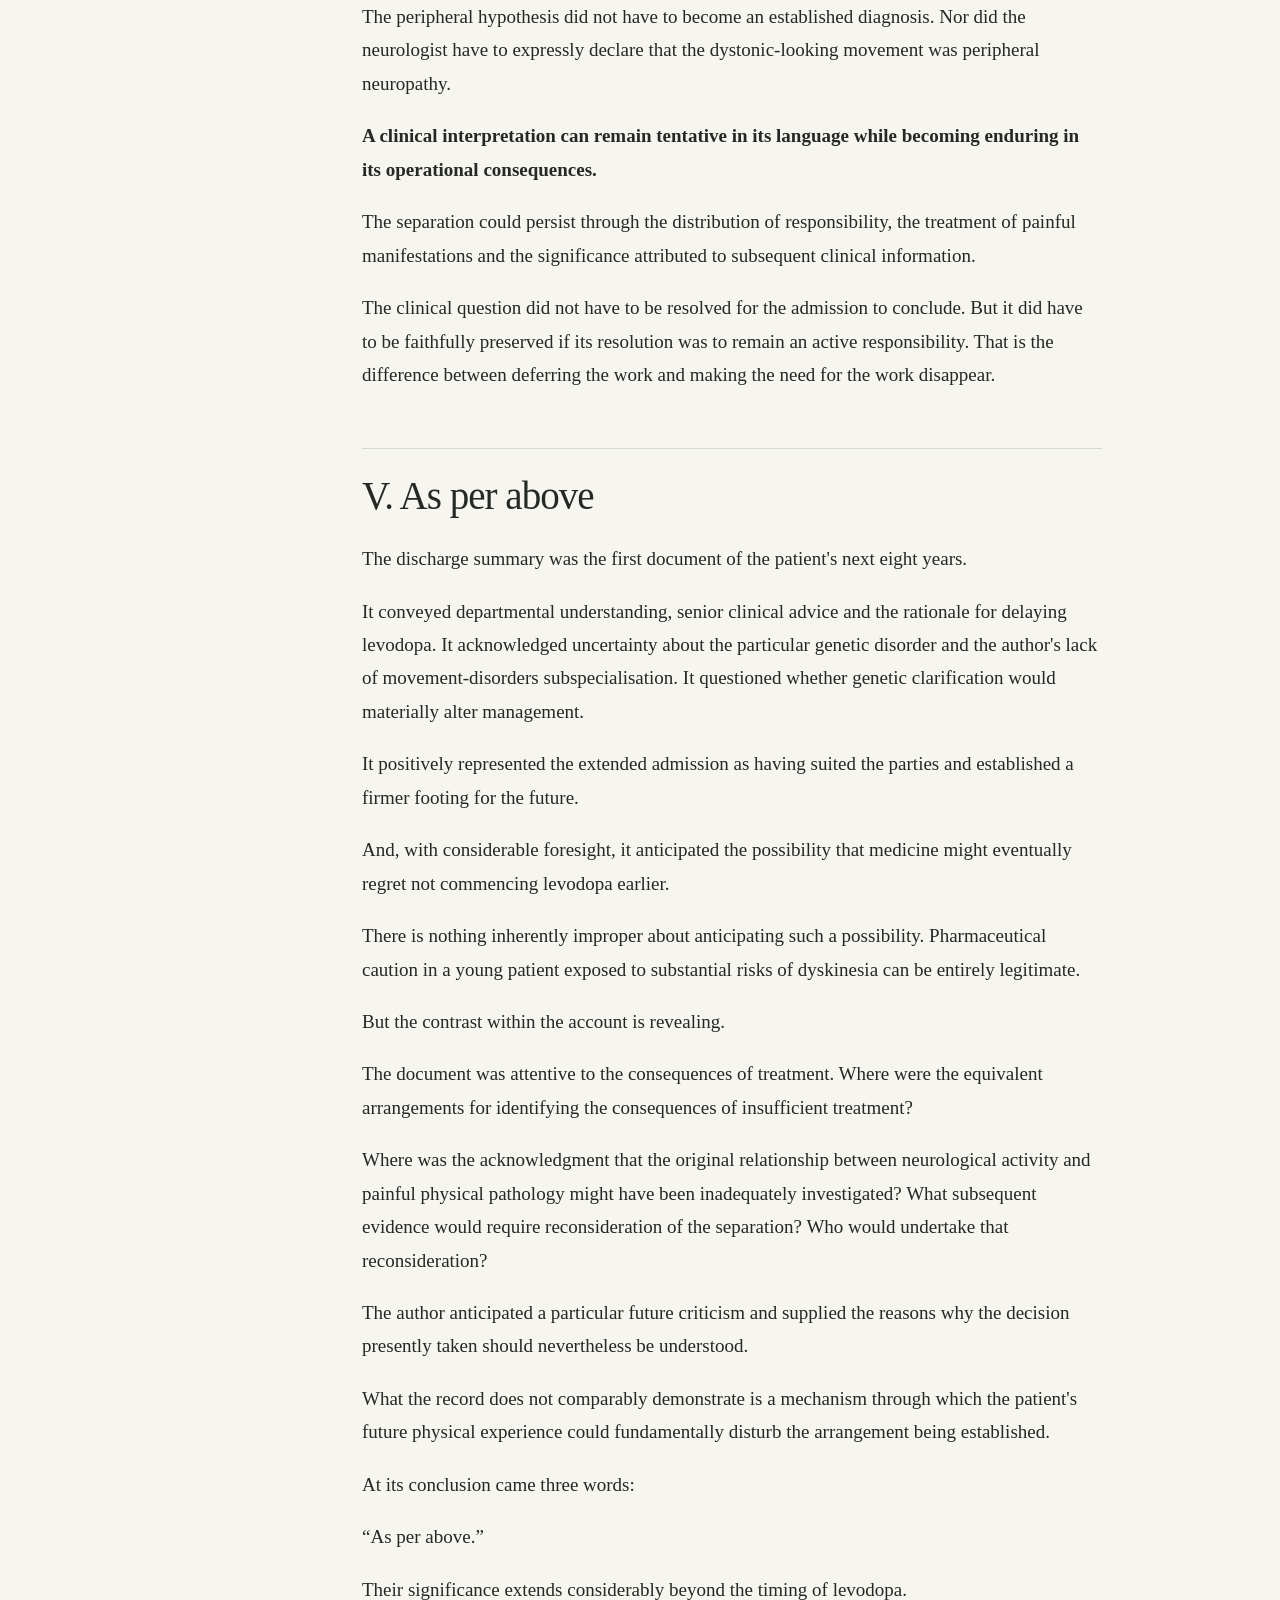
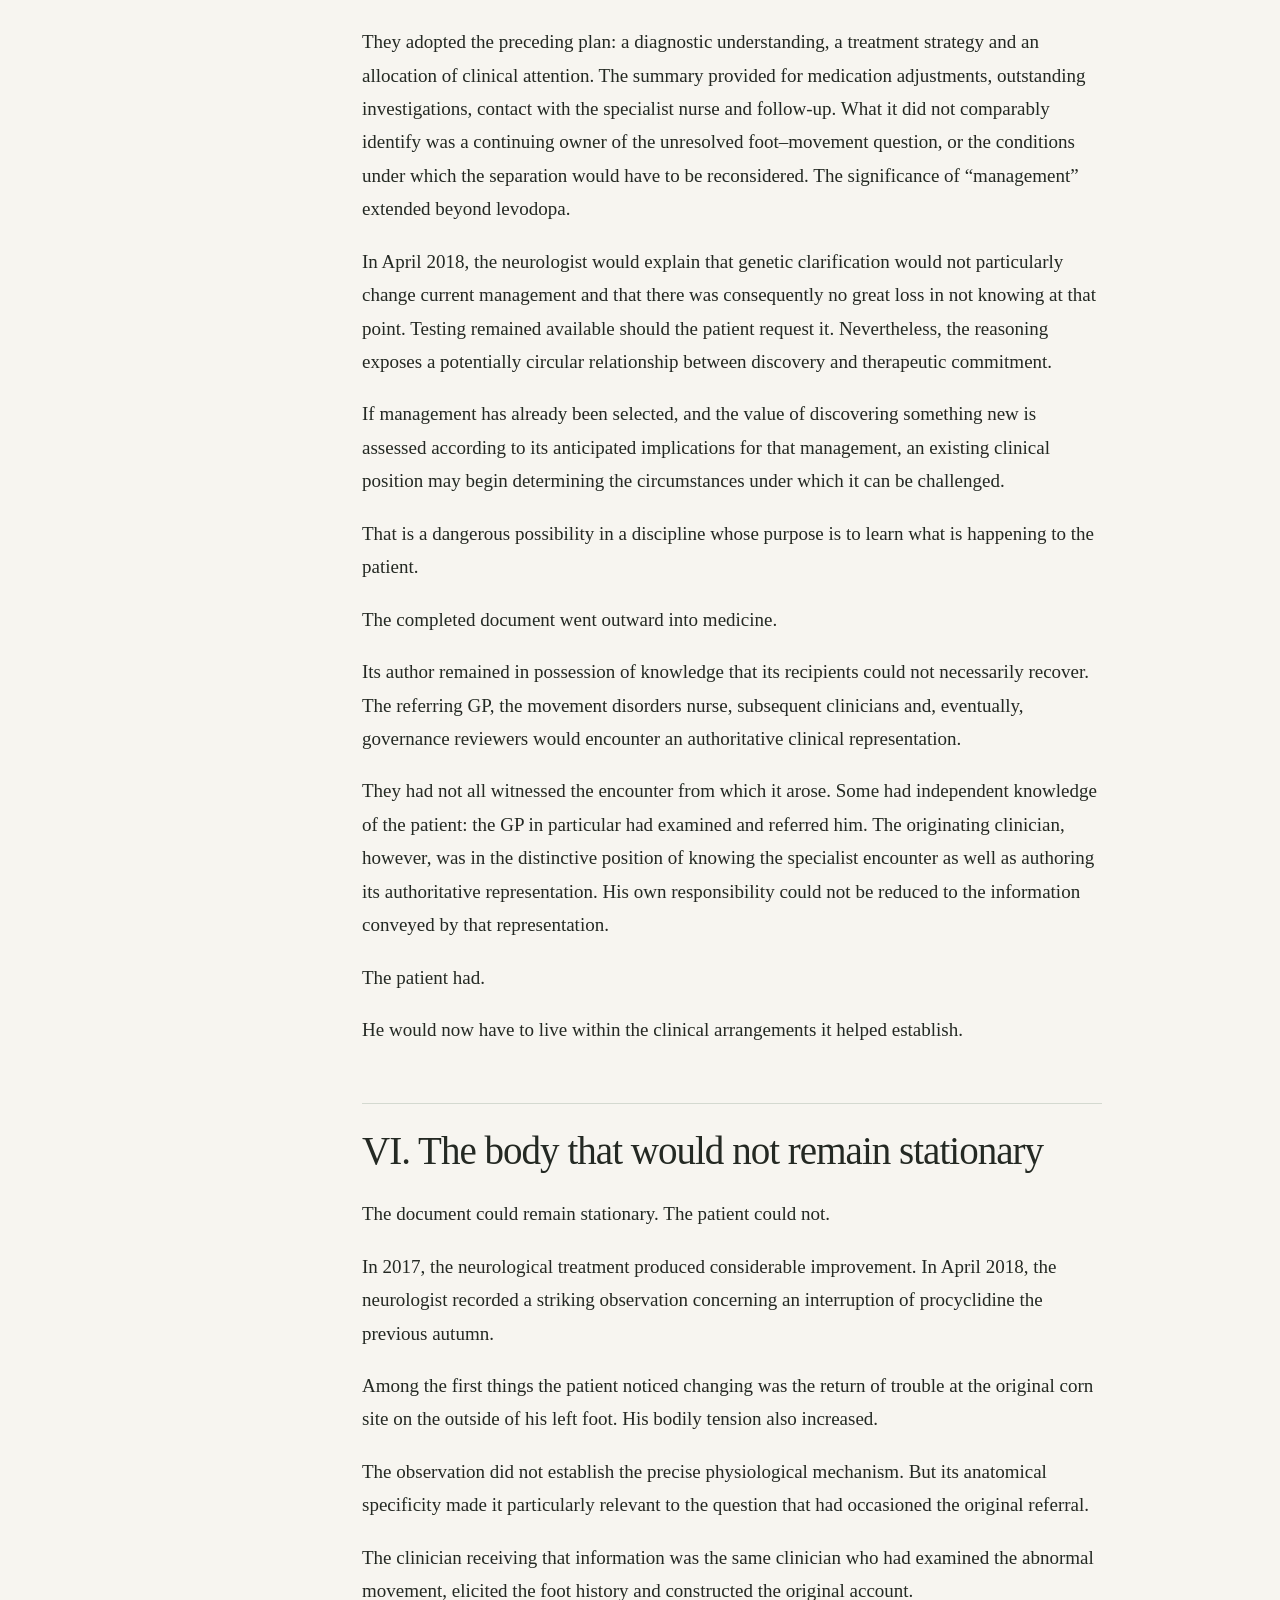
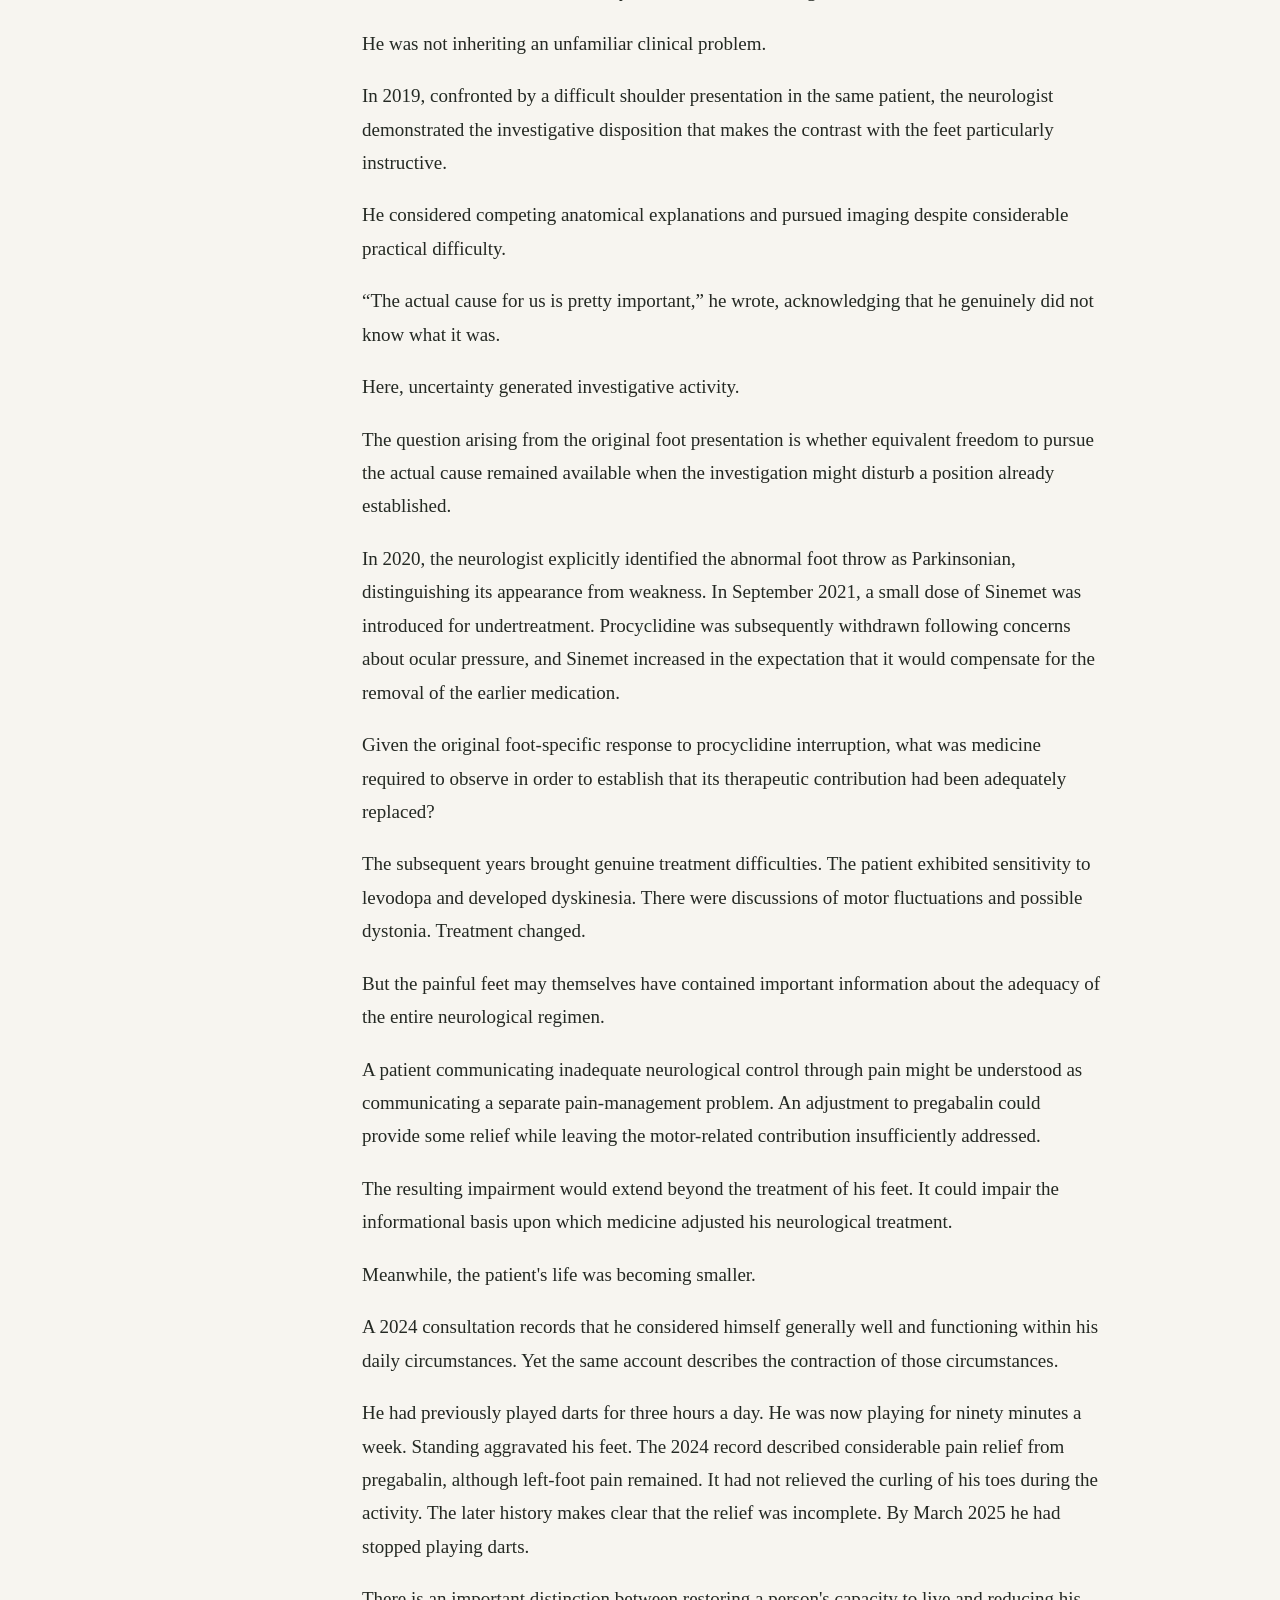
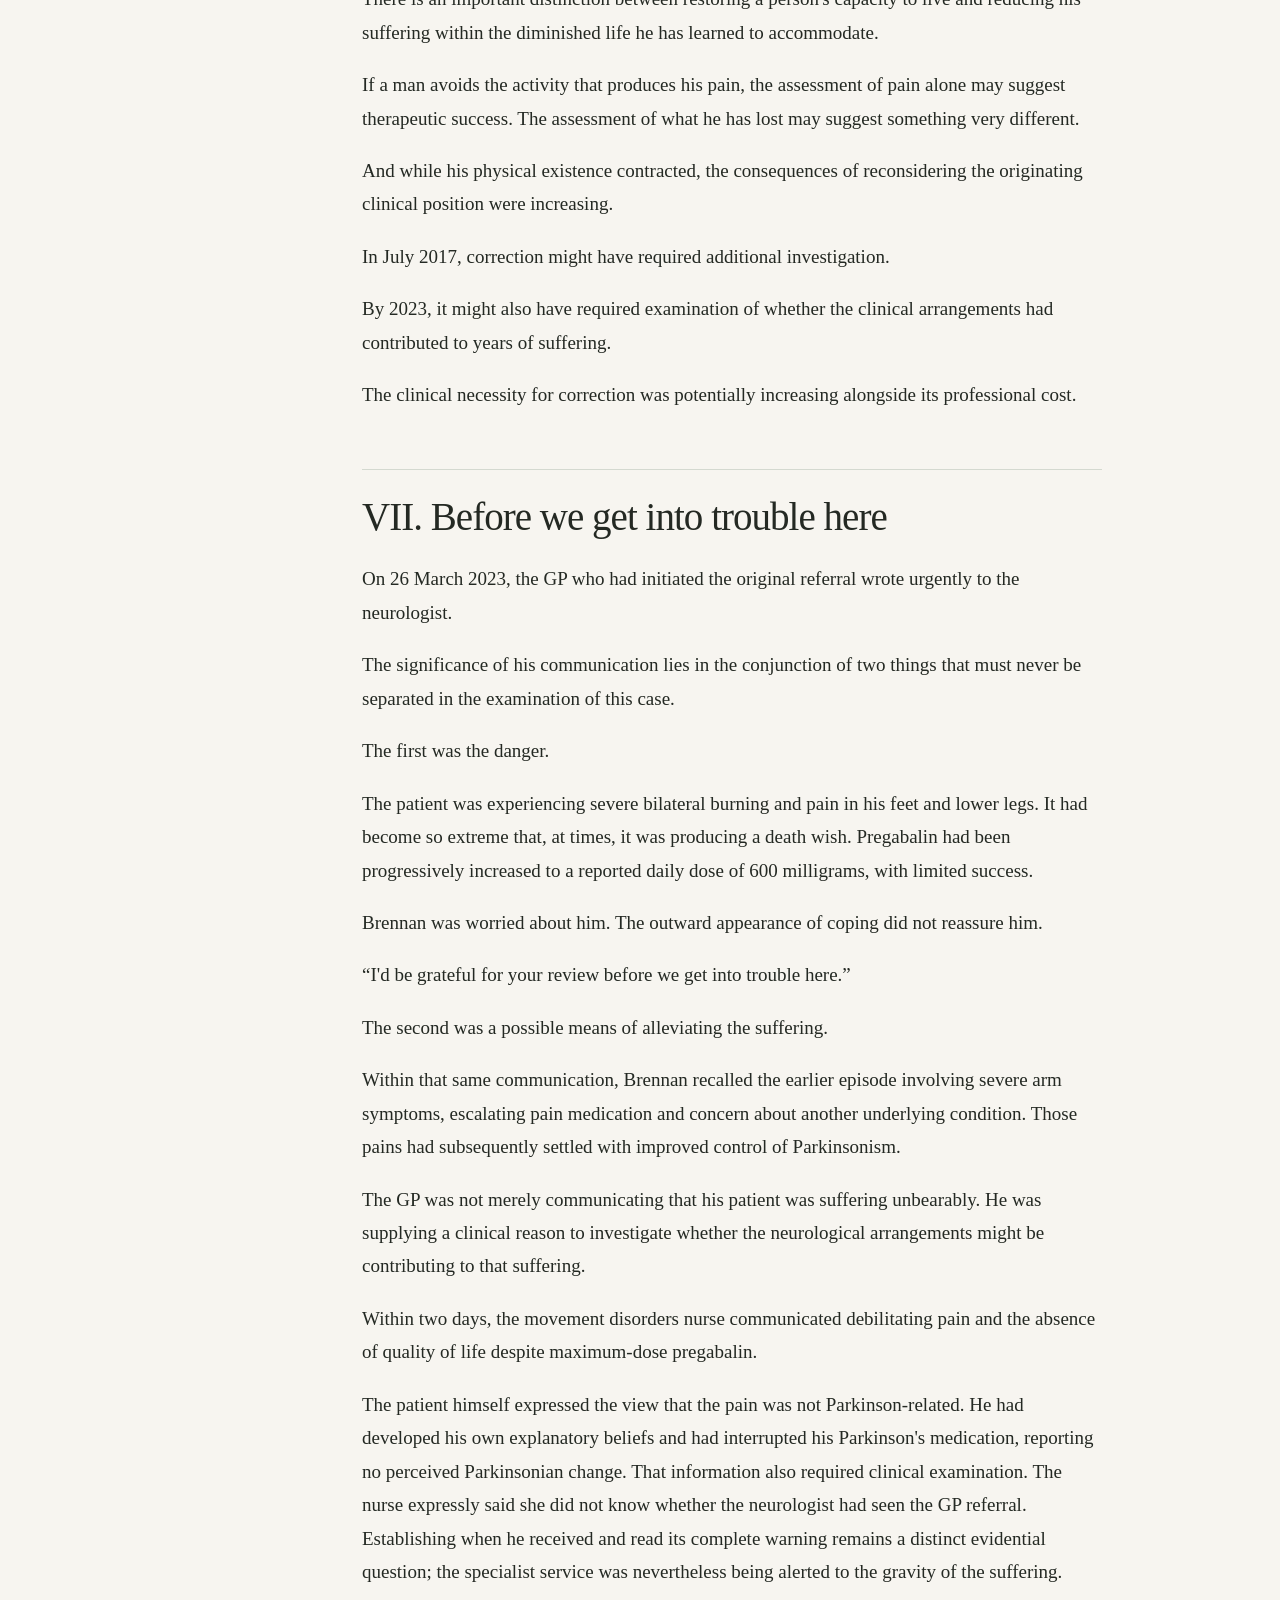
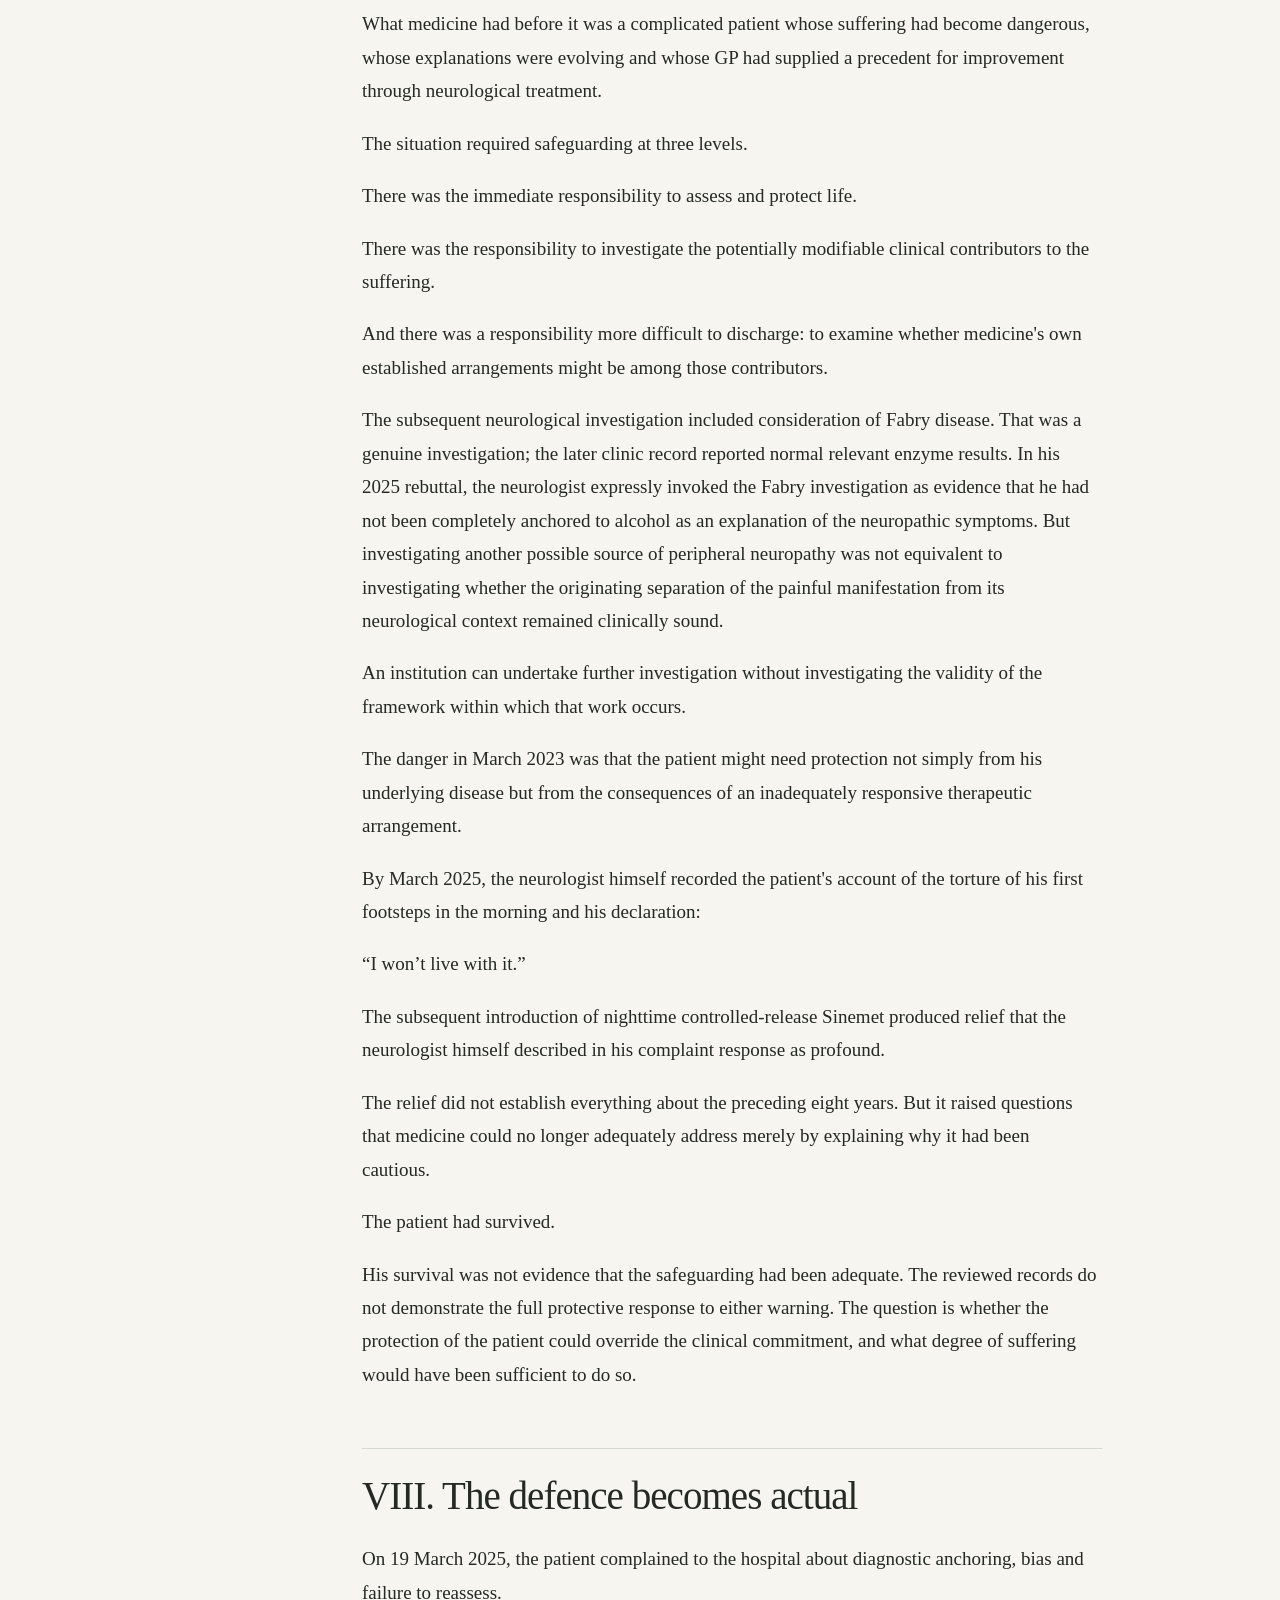
<file: integrity-essay.html>
<!doctype html>
<html lang="en"><head><meta charset="utf-8"><meta name="viewport" content="width=device-width,initial-scale=1"><meta name="theme-color" content="#f7f5f0"><meta name="description" content="An investigative essay on the integrity of the clinical record and independent institutional examination in Galway, 2017–2026."><title>Its Defensibility Should Be a Consequence of Its Integrity | The Unanswered Referral</title><style>
:root{color-scheme:light;--paper:#f7f5f0;--ink:#242923;--muted:#626a60;--accent:#315e4e;--line:#d4d9d0;--white:#fffdf9}*{box-sizing:border-box}html{scroll-behavior:smooth;scroll-padding-top:28px}body{margin:0;background:var(--paper);color:var(--ink);font:19px/1.76 Georgia,Cambria,serif;overflow-wrap:break-word}a{color:var(--accent);text-underline-offset:3px}a:focus-visible,button:focus-visible,summary:focus-visible{outline:3px solid #91642d;outline-offset:4px}.skip{position:absolute;left:-10000px}.skip:focus{left:12px;top:12px;padding:12px;background:white;z-index:9}.sitebar{background:#1d3531;color:#fff;font:600 13px/1.45 system-ui,sans-serif}.sitebar nav{max-width:1190px;margin:auto;padding:12px 25px;display:flex;align-items:center;justify-content:space-between;gap:18px;flex-wrap:wrap}.sitebar a{color:#fff;text-decoration:none}.sitebar a:hover{text-decoration:underline}.progress{position:fixed;top:0;left:0;height:3px;background:var(--accent);width:0;z-index:10}.mast{border-bottom:1px solid var(--line);background:linear-gradient(125deg,#fbfaf6,#e8eee6)}.mast-inner{max-width:1050px;margin:auto;padding:52px 26px 38px}.kicker{font:700 12px/1.5 system-ui,sans-serif;letter-spacing:.15em;text-transform:uppercase;color:var(--accent)}h1{font:400 clamp(46px,7vw,87px)/1.04 Georgia,serif;letter-spacing:-.045em;margin:18px 0 23px;max-width:920px}.dek{font:400 clamp(20px,2.4vw,25px)/1.48 Georgia,serif;color:#46564c;max-width:850px;margin:0 0 21px}.meta{font:600 12px/1.6 system-ui,sans-serif;color:var(--muted);margin:0 0 15px}.status{font:13px/1.55 system-ui,sans-serif;color:var(--muted);max-width:750px;margin:12px 0}.status summary{cursor:pointer;color:var(--accent);font-weight:600}.status p{margin:9px 0 0}.actions{display:flex;flex-wrap:wrap;gap:10px;margin-top:19px;font:650 13px system-ui,sans-serif}.actions a,.actions button{border:1px solid var(--line);background:var(--white);color:var(--accent);padding:10px 14px;text-decoration:none;font:inherit;cursor:pointer}.actions a:first-child{background:var(--accent);color:white;border-color:var(--accent)}.layout{max-width:1190px;margin:auto;padding:40px 26px 72px;display:grid;grid-template-columns:235px minmax(0,740px);gap:56px;align-items:start}.rail{position:sticky;top:22px;max-height:calc(100vh - 44px);overflow:auto;border-right:1px solid var(--line);padding-right:18px;font:13px/1.5 system-ui,sans-serif}.rail summary{font-weight:700;cursor:pointer;color:var(--accent);padding:7px 0}.rail ol{list-style:none;padding:0;margin:10px 0}.rail li{margin:0}.rail a{display:block;padding:6px 0;text-decoration:none}.rail a:hover{text-decoration:underline}main{min-width:0}article section{margin:0 0 57px}article h2{font:400 clamp(29px,4vw,39px)/1.2 Georgia,serif;letter-spacing:-.025em;border-top:1px solid var(--line);padding-top:24px;margin:0 0 22px;scroll-margin-top:28px;text-wrap:balance}article section:first-child h2{border:0;padding-top:0}article p{margin:0 0 19px}article blockquote{border-left:3px solid #819c87;padding:8px 0 8px 20px;margin:26px 0;color:#344d3b;font-size:1.1em;font-style:italic;line-height:1.55}article section:first-child>p:first-of-type:first-letter{float:left;font-size:3.4em;line-height:.88;margin:.08em .09em 0 0;color:var(--accent)}.endnote{font:14px/1.65 system-ui,sans-serif;color:var(--muted);border-top:1px solid var(--line);padding:20px 0}.endnote summary{font-weight:650;cursor:pointer;color:var(--accent)}footer{border-top:1px solid var(--line);text-align:center;padding:25px;font:13px system-ui,sans-serif;color:var(--muted)}
@media(max-width:850px){.layout{display:block;padding:24px 20px 55px}.rail{position:static;max-height:none;border:0;border-bottom:1px solid var(--line);padding:0 0 12px;margin-bottom:24px}.rail ol{display:grid;grid-template-columns:1fr 1fr;gap:0 15px}.mast-inner{padding:35px 20px 28px}.sitebar nav{padding:12px 20px}}@media(max-width:520px){body{font-size:17px;line-height:1.72}.rail ol{grid-template-columns:1fr}h1{font-size:clamp(42px,11vw,58px)}article p{margin-bottom:17px}article section{margin-bottom:42px}.sitebar nav{gap:10px}}@media(prefers-reduced-motion:reduce){html{scroll-behavior:auto}}@media print{@page{margin:18mm}body{background:white;color:#111;font-size:11pt;line-height:1.5}.sitebar,.progress,.rail,.actions,footer,.skip{display:none!important}.mast{background:none}.mast-inner{padding:0 0 12px}.layout{display:block;padding:15px 0}h1{font-size:36pt}article h2{break-after:avoid}article p{orphans:3;widows:3}article blockquote{break-inside:avoid}.endnote p,.status p{display:block!important}}

article a{color:inherit;text-decoration:underline;text-decoration-color:var(--muted,#777);text-underline-offset:3px} article a:hover{text-decoration-thickness:2px}

@media(max-width:600px){.sitebar nav{padding:8px 16px;gap:10px}.sitebar a{display:inline-flex;min-height:44px;align-items:center;font-size:12px}.mast-inner{padding:24px 17px 22px}.mast h1{font-size:clamp(35px,9vw,48px);margin:12px 0 15px}.mast .dek{font-size:17px;line-height:1.55;margin-bottom:15px}.mast .actions{margin-top:12px}.actions a,.actions button{display:inline-flex;align-items:center;min-height:44px}.layout{padding:17px 17px 45px}.rail{border:0;margin:0 0 20px;padding:0}.rail details{background:#fffdf9;border:1px solid var(--line);border-radius:8px}.rail summary{min-height:44px;padding:12px 14px;cursor:pointer}.rail ol{margin:0;padding:0 12px 10px}.rail a{min-height:44px;padding:10px 4px;border-top:1px solid var(--line)}article h2{font-size:28px}article p{overflow-wrap:anywhere}.endnote summary{min-height:44px;padding:10px 0}}.legal-guide h3{font:400 23px/1.3 Georgia,serif;margin:34px 0 16px}.legal-list{padding-left:1.5em;margin:20px 0 26px}.legal-list li{padding-left:.25em;margin-bottom:16px}.legal-resources{display:grid;grid-template-columns:1fr;gap:10px;margin-top:28px}.legal-resources a{display:block;background:var(--white);border:1px solid var(--line);padding:18px 20px;text-decoration:none;color:var(--accent);font:600 15px/1.5 system-ui,sans-serif}.legal-resources a:hover{border-color:var(--accent)}.legal-resources span{display:block;color:var(--muted);font-weight:400;font-size:13px;margin-top:4px}@media print{.legal-resources{break-inside:avoid}}
</style></head><body><a class="skip" href="#part-1">Skip to the essay</a><div aria-hidden="true" class="progress" id="progress"></div><header class="sitebar"><nav aria-label="Site navigation"><a href="./">← The Unanswered Referral</a><a href="library.html">Document library</a></nav></header><header class="mast"><div class="mast-inner"><div class="kicker">The Unanswered Referral · Investigative essay</div><h1>Its Defensibility Should Be a Consequence of Its Integrity</h1><p class="dek">The proper relationship between the patient, the clinical record and institutional authority — and the alleged double inversion in July 2017 and September 2025.</p><p class="meta">The patient’s case · Ten sections · November 2026</p><div class="actions"><a href="#part-1">Read the essay</a><a href="journalistic-essay.html">Companion essay: The Hospital Had Its Chance</a><a href="ITS_DEFENSIBILITY_SHOULD_BE_A_CONSEQUENCE_OF_ITS_INTEGRITY.md">Original Markdown</a><button id="print" type="button">Print / save PDF</button></div></div></header><div class="layout"><aside class="rail"><details id="contents"><summary>Chapter contents</summary><nav aria-label="Chapter contents"><ol><li><a href="#part-1">I. The proper order of medicine</a></li><li><a href="#part-2">II. What went into Galway</a></li><li><a href="#part-3">III. The second Monday</a></li><li><a href="#part-4">IV. The first inversion</a></li><li><a href="#part-5">V. As per above</a></li><li><a href="#part-6">VI. The body that would not remain stationary</a></li><li><a href="#part-7">VII. Before we get into trouble here</a></li><li><a href="#part-8">VIII. The defence becomes actual</a></li><li><a href="#part-9">IX. The second inversion</a></li><li><a href="#part-10">X. The safeguard</a></li><li><a href="#editorial-note">Evidential and editorial note</a></li></ol></nav></details></aside><main id="publication-main"><article><section id="part-1"><h2>I. The proper order of medicine</h2>
<p>There is a distinction between a clinical record that will withstand examination because medicine has discharged its responsibilities and a clinical record whose construction has been influenced by the need to demonstrate that those responsibilities were discharged.</p>
<p>The distinction may be almost imperceptible to the person receiving the document. Its consequences for the person whose life it describes may be profound.</p>
<p>The proper order of medicine is neither complicated nor controversial. A patient presents with a condition. Medicine investigates that condition. Knowledge is acquired, uncertainties emerge, decisions are made and responsibilities are established. The clinical record faithfully represents that undertaking, allowing medicine to continue its work and enabling others to examine what has been done.</p>
<p><strong>Its defensibility should be a consequence of its integrity.</strong></p>
<p>There is nothing objectionable about a doctor recording the reasons for a difficult decision. Indeed, the integrity of the record requires it. But those reasons must remain subordinate to the clinical reality from which they arose. There must be no independent requirement to represent the patient in a manner that makes the decisions already taken appear satisfactory.</p>
<p>Once that requirement enters the construction of the record, the proper relationship between medicine and its documentation begins to change. The representation may cease to be an entirely faithful servant of the clinical undertaking and become, instead, an instrument for preserving a professional position.</p>
<p>The consequences need not be confined to an encounter between a doctor and a patient. A clinical record travels. It enters general practice, specialist nursing, subsequent consultations and the deliberations of institutions. People who never witnessed the original encounter depend upon it. Its authority can endure long after the clinical circumstances it describes have disappeared.</p>
<p>In July 2017, a man entered University Hospital Galway with painful, physically abnormal feet and a body displaying the manifestations of a serious neurological disorder.</p>
<p>In March 2023, his general practitioner communicated that his suffering had become so extreme that it was producing a wish for death.</p>
<p>In September 2025, the hospital communicated its determination that there had been no deficit in his care.</p>
<p>The relationship between those three events deserves examination.</p>
<p>For the governing principle applies not only to the clinical record but also to the institutional determination concerning the adequacy of the medicine it represents.</p>
<p>And in this case, there is a substantial question about whether that principle was inverted twice.</p>
</section>
<section id="part-2"><h2>II. What went into Galway</h2>
<p>On 29 June 2017, the patient's general practitioner, Dr Aaron Brennan, referred him urgently to University Hospital Galway.</p>
<p>It was the culmination of an increasingly troubling clinical history. The man had joined the practice in April with painful feet, bent toes, calluses and an abnormal gait. Over the ensuing weeks, the doctor had recognised increasing muscular tone, stiffness, difficulty initiating movement and deterioration in dexterity. The patient was finding it difficult to relax his body. His toes clawed in bed. Ordinary manual tasks at work were becoming progressively more difficult.</p>
<p>Earlier that month, Brennan had expressed his interest in obtaining a specialist opinion on the patient's “gait, feet and ‘muscle tension’”.</p>
<p>There was integrity in the formulation of that question. The GP did not pretend to know the relationship between the manifestations. He had recognised that their relationship required investigation.</p>
<p>The hospital's abbreviated reason for referral was different:</p>
<blockquote>39Y/O WITH DIFFICULTY INITIATING MOVEMENT, INCREASED TONE AND STIFFNESS IN ALL 4 LIMBS, COGWHEELING AT THE WRIST.</blockquote>
<p>The feet had disappeared. So had the clawing toes, the unusual gait, the physical pathology and much of the history connecting the manifestations. Even Brennan's tentative observation concerning possible wrist cogwheeling had become an unqualified finding.</p>
<p>A clinician receiving only that abbreviated presentation might reasonably have understood his principal undertaking to be the investigation of Parkinsonism.</p>
<p>But something happened during the initial neurological interview that prevents the abbreviation from adequately explaining what followed.</p>
<p>The neurologist recovered much of the missing information himself.</p>
<p>The opening words of the handwritten history, on hospital-numbered page 107, are unusually poignant:</p>
<p>“Where do I begin?”</p>
<p>Here was a man trying to explain the physical experience of his life. He described the extraordinary tension he had experienced since his twenties, the difficulty of relaxing his body, the postures he adopted and the history of his painful feet. Across the opening pages, 107, 108 and 109, the original question began to reassemble itself. Corns, calluses and fallen arches entered the manuscript. So did the circumstances in which prolonged standing had aggravated his suffering and the changes he experienced after leaving bar work.</p>
<p>The neurologist, Dr Thomas Monaghan, then acquired information of his own. He observed a strikingly abnormal gait, resembling foot drop but suggestive of dystonic posture. He expressly distinguished it from actual foot drop.</p>
<p>By then, substantial elements of the original clinical question were again before medicine. The compression of the referral could no longer adequately explain a compression of the investigation. The question was not what the neurologist had been told by others, but what he did with the knowledge he had acquired himself.</p>
<p>The neurologist possessed knowledge of the painful feet, the longstanding tension and the abnormal movement. He recognised and began treating the motor phenomenon. The initiation of clonazepam during the admission placed that longstanding tension within the sphere of neurological treatment.</p>
<p>The hospital undertook considerable work. It investigated Parkinsonism, discussed the presentation with senior colleagues, considered unusual genetic explanations and developed a therapeutic strategy.</p>
<p>But the more substantially that investigation answered the abbreviated referral, the more important became the question of what it had done with the original one.</p>
<p>The patient had not gone into hospital merely to acquire a neurological diagnosis. He had gone there because his physical existence was becoming increasingly difficult and his GP wanted specialist assistance in understanding why.</p>
</section>
<section id="part-3"><h2>III. The second Monday</h2>
<p>By the second Monday of his admission, the patient believed that an essential part of the undertaking had not been adequately performed.</p>
<p>According to his subsequent signed account, he approached four medical students on the ward and asked that the neurologist be summoned. He challenged the inadequacy of the investigation of his feet.</p>
<p>It is important to understand precisely what he was doing.</p>
<p>He was not protesting against a clinical record. He had not yet encountered the completed document whose construction would subsequently become the subject of dispute.</p>
<p>He was protesting against a clinical reality.</p>
<p>The professional predicament existed before his intervention. The neurological findings existed. The treatment decisions existed. The departmental discussions had taken place, and the understanding upon which the patient's future treatment would substantially depend was taking shape.</p>
<p>The protest exposed the disparity between the clinical question the GP had referred and the work the patient had experienced. Eleven days had elapsed since the referral. The patient was still on the ward. The opportunity to establish the original clinical baseline had not yet disappeared.</p>
<p>The hospital still had an opportunity to address it.</p>
<p>Further investigation did not necessarily require abandonment of the Parkinsonism diagnosis or commencement of lifelong levodopa treatment. It might have required closer examination of foot posture, abnormal muscular activity, mechanical loading and pain. It might have required further specialist advice or an explicit acknowledgment that the original question remained unresolved and needed an identifiable clinical owner.</p>
<p>There was, moreover, a striking contemporary example of the investigative capabilities of Galway's own neurology department.</p>
<p>In August 2017, members of the department published a teaching paper in <em>Neurology</em> concerning a teenager whose abnormal foot movement resembled foot drop. They investigated its dystonic character, undertook a levodopa trial and pursued genetic clarification, ultimately establishing Parkin-associated juvenile Parkinsonism.</p>
<p>The limited response to the levodopa trial was itself useful information. The investigators remained cautious about sustained levodopa treatment.</p>
<p>The two patients were not clinically identical. But the distinction between investigating a manifestation and committing a patient to a long-term treatment strategy was demonstrably available within the department's own intellectual environment.</p>
<p>On 10 July, there were two different problems before the neurologist.</p>
<p>One concerned the adequacy of the clinical work undertaken for the patient.</p>
<p>The other concerned the adequacy of a professional position already established through that work.</p>
<p>Medicine's integrity required the first to determine what happened to the second.</p>
<p>The patient's gravest allegation is that the relationship was reversed.</p>
</section>
<section id="part-4"><h2>IV. The first inversion</h2>
<p>The transformation of the patient's account across the handwritten interview, typed history and completed clinical Impression deserves unusually close attention.</p>
<p>The handwritten history on page 109 records an emerging awareness: “Began to be aware that foot pain and leg tension weren't the same”.</p>
<p>A separate parenthetical inscription introduces the words “(as the leg pain settled)”.</p>
<p>The patient denies supplying that formulation and alleges that it was inserted after his protest.</p>
<p>The parenthesis takes the anatomical location from leg tension and the sensation from foot pain. In the typed history, it becomes the explanatory bridge. “Therefore” and “because” turn the emerging distinction into an account of why the patient supposedly recognised two separate problems: as the leg pain settled, he became more aware of the tension.</p>
<p>By the time the reader reaches the completed Impression, the patient has, “in his own mind - markedly divorced” the feelings of tension in his legs from his painful foot problems.</p>
<p>The progression is consequential.</p>
<p>A person can distinguish two physical sensations without possessing any medical knowledge of their relationship. Pain arising from abnormal pressure may feel entirely different from the muscular tension contributing to that pressure.</p>
<p>The distinction between the experiences belongs to the patient. The investigation of their relationship belongs to medicine.</p>
<p>Yet the completed account places this emphatic attribution of separation beside the clinician's own tentative suggestion that the painful manifestations might be separate or represent peripheral neuropathy.</p>
<p>The clinician's hypothesis consequently acquires something resembling corroboration from the patient. Yet the hypothesis and the emphatic patient attribution reach the reader through the same author. One cannot independently corroborate the other merely by appearing beside it.</p>
<p>There are other features of the construction. Fallen arches appear in the earlier foot history; burning enters the grouping supporting the peripheral hypothesis. The positive dystonic-looking movement is recorded, but its significance is not explicitly developed in relation to the painful feet. It is not expressly enlisted among the enumerated reasons for suspecting PRKN disease, whereas the uncertain neuropathy question finds a place within the genetic differential. The history also records no improvement off alcohol; the later Impression invokes improvement beside a possible alcohol-related peripheral explanation without specifying what improved or when.</p>
<p>The cumulative effect matters more than the possibility of supplying an individually innocent explanation for each feature.</p>
<p>The completed account made the unresolved manifestation compatible with the neurological explanation and the existing clinical disposition.</p>
<p>And the patient's reported protest was absent.</p>
<p>Had the document faithfully recorded his objection, the reader would have encountered a patient who considered the relationship insufficiently investigated. Instead, the reader encountered a patient represented as having himself strongly separated the manifestations.</p>
<p>The DaTscan was completed on 13 July, after discharge, and the account was finally authorised on 17 July. The opportunity to record the protest therefore survived the admission itself. Those dates do not establish when the disputed words were first written. The allegation of post-protest construction requires forensic examination; the potential clinical function of the completed text can already be examined.</p>
<p>The peripheral hypothesis did not have to become an established diagnosis. Nor did the neurologist have to expressly declare that the dystonic-looking movement was peripheral neuropathy.</p>
<p><strong>A clinical interpretation can remain tentative in its language while becoming enduring in its operational consequences.</strong></p>
<p>The separation could persist through the distribution of responsibility, the treatment of painful manifestations and the significance attributed to subsequent clinical information.</p>
<p>The clinical question did not have to be resolved for the admission to conclude. But it did have to be faithfully preserved if its resolution was to remain an active responsibility. That is the difference between deferring the work and making the need for the work disappear.</p>
</section>
<section id="part-5"><h2>V. As per above</h2>
<p>The discharge summary was the first document of the patient's next eight years.</p>
<p>It conveyed departmental understanding, senior clinical advice and the rationale for delaying levodopa. It acknowledged uncertainty about the particular genetic disorder and the author's lack of movement-disorders subspecialisation. It questioned whether genetic clarification would materially alter management.</p>
<p>It positively represented the extended admission as having suited the parties and established a firmer footing for the future.</p>
<p>And, with considerable foresight, it anticipated the possibility that medicine might eventually regret not commencing levodopa earlier.</p>
<p>There is nothing inherently improper about anticipating such a possibility. Pharmaceutical caution in a young patient exposed to substantial risks of dyskinesia can be entirely legitimate.</p>
<p>But the contrast within the account is revealing.</p>
<p>The document was attentive to the consequences of treatment. Where were the equivalent arrangements for identifying the consequences of insufficient treatment?</p>
<p>Where was the acknowledgment that the original relationship between neurological activity and painful physical pathology might have been inadequately investigated? What subsequent evidence would require reconsideration of the separation? Who would undertake that reconsideration?</p>
<p>The author anticipated a particular future criticism and supplied the reasons why the decision presently taken should nevertheless be understood.</p>
<p>What the record does not comparably demonstrate is a mechanism through which the patient's future physical experience could fundamentally disturb the arrangement being established.</p>
<p>At its conclusion came three words:</p>
<p>“As per above.”</p>
<p>Their significance extends considerably beyond the timing of levodopa.</p>
<p>They adopted the preceding plan: a diagnostic understanding, a treatment strategy and an allocation of clinical attention. The summary provided for medication adjustments, outstanding investigations, contact with the specialist nurse and follow-up. What it did not comparably identify was a continuing owner of the unresolved foot–movement question, or the conditions under which the separation would have to be reconsidered. The significance of “management” extended beyond levodopa.</p>
<p>In April 2018, the neurologist would explain that genetic clarification would not particularly change current management and that there was consequently no great loss in not knowing at that point. Testing remained available should the patient request it. Nevertheless, the reasoning exposes a potentially circular relationship between discovery and therapeutic commitment.</p>
<p>If management has already been selected, and the value of discovering something new is assessed according to its anticipated implications for that management, an existing clinical position may begin determining the circumstances under which it can be challenged.</p>
<p>That is a dangerous possibility in a discipline whose purpose is to learn what is happening to the patient.</p>
<p>The completed document went outward into medicine.</p>
<p>Its author remained in possession of knowledge that its recipients could not necessarily recover. The referring GP, the movement disorders nurse, subsequent clinicians and, eventually, governance reviewers would encounter an authoritative clinical representation.</p>
<p>They had not all witnessed the encounter from which it arose. Some had independent knowledge of the patient: the GP in particular had examined and referred him. The originating clinician, however, was in the distinctive position of knowing the specialist encounter as well as authoring its authoritative representation. His own responsibility could not be reduced to the information conveyed by that representation.</p>
<p>The patient had.</p>
<p>He would now have to live within the clinical arrangements it helped establish.</p>
</section>
<section id="part-6"><h2>VI. The body that would not remain stationary</h2>
<p>The document could remain stationary. The patient could not.</p>
<p>In 2017, the neurological treatment produced considerable improvement. In April 2018, the neurologist recorded a striking observation concerning an interruption of procyclidine the previous autumn.</p>
<p>Among the first things the patient noticed changing was the return of trouble at the original corn site on the outside of his left foot. His bodily tension also increased.</p>
<p>The observation did not establish the precise physiological mechanism. But its anatomical specificity made it particularly relevant to the question that had occasioned the original referral.</p>
<p>The clinician receiving that information was the same clinician who had examined the abnormal movement, elicited the foot history and constructed the original account.</p>
<p>He was not inheriting an unfamiliar clinical problem.</p>
<p>In 2019, confronted by a difficult shoulder presentation in the same patient, the neurologist demonstrated the investigative disposition that makes the contrast with the feet particularly instructive.</p>
<p>He considered competing anatomical explanations and pursued imaging despite considerable practical difficulty.</p>
<p>“The actual cause for us is pretty important,” he wrote, acknowledging that he genuinely did not know what it was.</p>
<p>Here, uncertainty generated investigative activity.</p>
<p>The question arising from the original foot presentation is whether equivalent freedom to pursue the actual cause remained available when the investigation might disturb a position already established.</p>
<p>In 2020, the neurologist explicitly identified the abnormal foot throw as Parkinsonian, distinguishing its appearance from weakness. In September 2021, a small dose of Sinemet was introduced for undertreatment. Procyclidine was subsequently withdrawn following concerns about ocular pressure, and Sinemet increased in the expectation that it would compensate for the removal of the earlier medication.</p>
<p>Given the original foot-specific response to procyclidine interruption, what was medicine required to observe in order to establish that its therapeutic contribution had been adequately replaced?</p>
<p>The subsequent years brought genuine treatment difficulties. The patient exhibited sensitivity to levodopa and developed dyskinesia. There were discussions of motor fluctuations and possible dystonia. Treatment changed.</p>
<p>But the painful feet may themselves have contained important information about the adequacy of the entire neurological regimen.</p>
<p>A patient communicating inadequate neurological control through pain might be understood as communicating a separate pain-management problem. An adjustment to pregabalin could provide some relief while leaving the motor-related contribution insufficiently addressed.</p>
<p>The resulting impairment would extend beyond the treatment of his feet. It could impair the informational basis upon which medicine adjusted his neurological treatment.</p>
<p>Meanwhile, the patient's life was becoming smaller.</p>
<p>A 2024 consultation records that he considered himself generally well and functioning within his daily circumstances. Yet the same account describes the contraction of those circumstances.</p>
<p>He had previously played darts for three hours a day. He was now playing for ninety minutes a week. Standing aggravated his feet. The 2024 record described considerable pain relief from pregabalin, although left-foot pain remained. It had not relieved the curling of his toes during the activity. The later history makes clear that the relief was incomplete. By March 2025 he had stopped playing darts.</p>
<p>There is an important distinction between restoring a person's capacity to live and reducing his suffering within the diminished life he has learned to accommodate.</p>
<p>If a man avoids the activity that produces his pain, the assessment of pain alone may suggest therapeutic success. The assessment of what he has lost may suggest something very different.</p>
<p>And while his physical existence contracted, the consequences of reconsidering the originating clinical position were increasing.</p>
<p>In July 2017, correction might have required additional investigation.</p>
<p>By 2023, it might also have required examination of whether the clinical arrangements had contributed to years of suffering.</p>
<p>The clinical necessity for correction was potentially increasing alongside its professional cost.</p>
</section>
<section id="part-7"><h2>VII. Before we get into trouble here</h2>
<p>On 26 March 2023, the GP who had initiated the original referral wrote urgently to the neurologist.</p>
<p>The significance of his communication lies in the conjunction of two things that must never be separated in the examination of this case.</p>
<p>The first was the danger.</p>
<p>The patient was experiencing severe bilateral burning and pain in his feet and lower legs. It had become so extreme that, at times, it was producing a death wish. Pregabalin had been progressively increased to a reported daily dose of 600 milligrams, with limited success.</p>
<p>Brennan was worried about him. The outward appearance of coping did not reassure him.</p>
<p>“I'd be grateful for your review before we get into trouble here.”</p>
<p>The second was a possible means of alleviating the suffering.</p>
<p>Within that same communication, Brennan recalled the earlier episode involving severe arm symptoms, escalating pain medication and concern about another underlying condition. Those pains had subsequently settled with improved control of Parkinsonism.</p>
<p>The GP was not merely communicating that his patient was suffering unbearably. He was supplying a clinical reason to investigate whether the neurological arrangements might be contributing to that suffering.</p>
<p>Within two days, the movement disorders nurse communicated debilitating pain and the absence of quality of life despite maximum-dose pregabalin.</p>
<p>The patient himself expressed the view that the pain was not Parkinson-related. He had developed his own explanatory beliefs and had interrupted his Parkinson's medication, reporting no perceived Parkinsonian change. That information also required clinical examination. The nurse expressly said she did not know whether the neurologist had seen the GP referral. Establishing when he received and read its complete warning remains a distinct evidential question; the specialist service was nevertheless being alerted to the gravity of the suffering.</p>
<p>What medicine had before it was a complicated patient whose suffering had become dangerous, whose explanations were evolving and whose GP had supplied a precedent for improvement through neurological treatment.</p>
<p>The situation required safeguarding at three levels.</p>
<p>There was the immediate responsibility to assess and protect life.</p>
<p>There was the responsibility to investigate the potentially modifiable clinical contributors to the suffering.</p>
<p>And there was a responsibility more difficult to discharge: to examine whether medicine's own established arrangements might be among those contributors.</p>
<p>The subsequent neurological investigation included consideration of Fabry disease. That was a genuine investigation; the later clinic record reported normal relevant enzyme results. In his 2025 rebuttal, the neurologist expressly invoked the Fabry investigation as evidence that he had not been completely anchored to alcohol as an explanation of the neuropathic symptoms. But investigating another possible source of peripheral neuropathy was not equivalent to investigating whether the originating separation of the painful manifestation from its neurological context remained clinically sound.</p>
<p>An institution can undertake further investigation without investigating the validity of the framework within which that work occurs.</p>
<p>The danger in March 2023 was that the patient might need protection not simply from his underlying disease but from the consequences of an inadequately responsive therapeutic arrangement.</p>
<p>By March 2025, the neurologist himself recorded the patient's account of the torture of his first footsteps in the morning and his declaration:</p>
<p>“I won’t live with it.”</p>
<p>The subsequent introduction of nighttime controlled-release Sinemet produced relief that the neurologist himself described in his complaint response as profound.</p>
<p>The relief did not establish everything about the preceding eight years. But it raised questions that medicine could no longer adequately address merely by explaining why it had been cautious.</p>
<p>The patient had survived.</p>
<p>His survival was not evidence that the safeguarding had been adequate. The reviewed records do not demonstrate the full protective response to either warning. The question is whether the protection of the patient could override the clinical commitment, and what degree of suffering would have been sufficient to do so.</p>
</section>
<section id="part-8"><h2>VIII. The defence becomes actual</h2>
<p>On 19 March 2025, the patient complained to the hospital about diagnostic anchoring, bias and failure to reassess.</p>
<p>He was asking the institution to examine the history of an undertaking that had substantially determined the physical circumstances of his life.</p>
<p>The neurologist responded on 25 March. He expressed sorrow for the patient's suffering and acknowledged the beneficial effect of Sinemet upon his pain. He explained the risks that had influenced his reluctance to commence and increase dopaminergic treatment.</p>
<p>And he returned to the original clinical record.</p>
<p>The passage anticipating future regret was reproduced and given renewed typographical emphasis within the retrospective defence. The clinician also invoked the cordiality of their relationship on a “Tom and Liam” basis and expressed surprise at the patient’s feelings. Cordiality is not an answer to the earlier notice of clinical inadequacy.</p>
<p>Eight years earlier, the document had established reasons why medicine might delay a treatment whose eventual benefit was recognised as a possibility. Now, following years of suffering and the patient's account of remarkable relief, those reasons acquired an actual defensive function.</p>
<p>That later use does not prove that the original passage was written with a future complaint in mind.</p>
<p>But it exposes the fundamental inadequacy of treating the prospective rationale as sufficient evidence of the integrity of everything that followed.</p>
<p>The question was no longer simply whether caution in 2017 had been reasonable.</p>
<p>It was whether medicine had remained sufficiently responsive to the patient throughout the years in which it exercised that caution. Whether it had understood the clinical information he supplied. Whether it had adequately examined the consequences of its arrangements. Whether it had recognised the danger when his suffering became intolerable.</p>
<p>The neurologist's explanation was now an object requiring independent examination.</p>
<p>It could not itself constitute that examination.</p>
<p>This was where the hospital's responsibility became decisive.</p>
</section>
<section id="part-9"><h2>IX. The second inversion</h2>
<p>There is a disturbing correspondence between what entered University Hospital Galway in June 2017 and what entered its governance system in March 2025.</p>
<p>On the first occasion, a general practitioner presented medicine with an integrated clinical problem.</p>
<p>On the second, a patient presented the institution with an extensive complaint concerning clinical conduct.</p>
<p>In 2017, the communicated outcome substantially demonstrated an investigation of Parkinsonism.</p>
<p>In 2025, the communicated governance outcome substantially demonstrated satisfaction with the reasons for pharmaceutical caution.</p>
<p>Neither demonstration necessarily answered the question that had occasioned the undertaking.</p>
<p>By the time a Preliminary Assessment Report was presented to the hospital's Serious Incident Management Team on 27 August 2025, the institution had already received challenges concerning the clinical record, including the August restriction-of-processing request. What was actually supplied to the individual reviewers remains unknown. The September outcome representations record satisfaction with the decisions made concerning the patient's care, referring particularly to the risks of early Sinemet treatment, consideration of alternative diagnoses and the commencement of Sinemet in 2021.</p>
<p>The determination was that there had been no deficit in care.</p>
<p>The hospital had potentially done something more consequential than endorse the neurologist's defence.</p>
<p>It may have independently reproduced the original mechanism: a broad undertaking narrowed to one whose satisfactory completion could more readily be demonstrated. This is not simply a continuation of the originating failure. It is an allegation concerning a second undertaking, independently examinable in its own right.</p>
<p>Its responsibility was to investigate whether the clinical undertaking possessed the integrity from which its defensibility ought to arise. Yet the rationale communicated to the patient raises the question of whether the hospital instead established that the decisions appeared defensible within the clinical framework already established.</p>
<p>Where was the examination of the original referral and its relationship to the work undertaken?</p>
<p>Where was the forensic examination of the originating representation?</p>
<p>Where was the assessment of the patient's therapeutic experience, the withdrawal of procyclidine, the contraction of ordinary life and the circumstances in which suffering became dangerous to life?</p>
<p>The full Preliminary Assessment Report is necessary to determine whether those questions were investigated. Their absence from the communicated outcome does not establish their absence from the review.</p>
<p>But the distinction between the question presented and the answer communicated is striking.</p>
<p>The hospital was not merely another recipient of the original clinical account. It was an institution undertaking a new exercise of authority concerning the adequacy of its own medicine.</p>
<p>The integrity of that exercise cannot be derived from the authority of the people whose conduct it examined.</p>
<p>Nor can the hospital establish the integrity of the original clinical record merely by producing another authoritative document in which the adequacy of the care is asserted.</p>
<p>In January 2026, following further representations, Quality and Patient Safety declined to reopen the governance determinations. The institution explained that subsequent diagnostic developments did not invalidate assessments made on the basis of contemporaneous information.</p>
<p>That is a legitimate principle of historical clinical examination.</p>
<p>But the patient's case concerns, fundamentally, the information medicine already possessed.</p>
<p>The feet were present in 2017. The abnormal movement was observed in 2017. The challenge to the investigation was reportedly communicated in 2017. The foot-specific medication observation was recorded in 2018. The warnings concerning intolerable suffering were communicated in 2023.</p>
<p>The hospital did not need hindsight to discover that these matters belonged to the history it was examining. The specialist confirmation of PRKN-related Parkinsonism and dystonia in February 2026, following the January refusal to reopen, gives the original clinical observation additional relevance. It did not create that observation retrospectively.</p>
<p>It needed independence.</p>
</section>
<section id="part-10"><h2>X. The safeguard</h2>
<p>An institution's independent examination of clinical conduct exists precisely because individual professionals are fallible, because clinical commitments can become difficult to reconsider and because the interests of the patient may cease to be adequately protected through ordinary therapeutic relationships.</p>
<p>Its purpose is not to supply an additional audience before whom an existing position can be successfully defended.</p>
<p>Its purpose is to establish whether that position deserves to be defended.</p>
<p>That is why the possible second inversion constitutes an institutional failure distinct from the first.</p>
<p>Even if deliberate misrepresentation in July 2017 cannot be established, the hospital's examination of the original investigation, subsequent care and dangerous suffering remains independently assessable.</p>
<p>The hospital had an opportunity to discover something that its own clinical arrangements might previously have failed to recognise.</p>
<p>It also had an opportunity to restore the patient's relationship with medicine: to acknowledge what remained unknown, investigate what could still be investigated and establish that the protection of his welfare took precedence over the preservation of any existing professional position.</p>
<p>Instead, the communicated determination presents the possibility that the clinical defence supplied the framework within which its own adequacy was assessed.</p>
<p>The current regulatory proceedings concerning access, completeness and provenance offer a further opportunity for independent scrutiny. The targeted access request of 31 August 2026 concerns the provenance of both the July 2017 synthesis and the 2025 review. The supplementary statement submitted on 2 September seeks to preserve the patient’s account of the protest alongside the historical synthesis, not to erase the clinician’s account. Their outcomes remain unresolved. The hospital is being asked to facilitate examination, not to concede wrongdoing.</p>
<p>The clinical record.</p>
<p>And the institutional determination.</p>
<p>There is a single ethical principle governing both.</p>
<p><strong>The defensibility of the clinical record should be a consequence of its integrity.</strong></p>
<p><strong>The defensibility of the institutional determination should be a consequence of the integrity of its examination.</strong></p>
<p>The second obligation exists precisely because the first may not always be fulfilled. A clinical defence is an object of examination. It is not a substitute for examination.</p>
<p>Between these two exercises of authority stands a human being who spent years communicating the physical experience of his condition, whose ordinary life progressively contracted and whose suffering eventually became a danger to his continued existence.</p>
<p>His case asks what becomes of patient safety when the mechanism intended to discover an earlier failure is susceptible to reproducing it.</p>
<p>Medicine must be capable of discovering that it is wrong. The patient must remain capable of supplying the information through which medicine discovers that it is wrong. And the institution must retain the independence necessary to intervene when those ordinary mechanisms of correction have failed.</p>
<p>Without those capacities, an error may acquire a life of its own. It may be sustained by documents, perpetuated through reasonable professional reliance and eventually endowed with the authority of an institutional determination.</p>
<p>It is not the patient who should have to accommodate himself to the defensibility of those documents.</p>
<p>It is the documents that must remain answerable to the reality of his life.</p>
<p><strong>Its defensibility should be a consequence of its integrity.</strong></p>
</section>
<section id="editorial-note" class="endnote"><h2>Evidential and editorial note</h2>
<p>This essay advances the patient's case on the basis of the documentary material assembled in <a href="https://titanicparker.github.io/the-unanswered-referral/">The Unanswered Referral</a>, the <a href="https://github.com/TitanicParker/for-counsel/tree/main/docs/source-records">For Counsel clinical and institutional records</a> and the <a href="https://github.com/TitanicParker/prima-facie/blob/main/REPAIRED_CANONICAL_V2.md">Prima Facie canonical clinical corpus</a>.</p>
<p>The documentary transformations, recorded clinical observations, treatment history and communicated governance determinations are distinguished from the patient's retrospective testimony concerning the protest and alleged manuscript alteration. Deliberate construction, treatment-related causation and institutional failure remain propositions requiring independent examination. The precise distribution of knowledge concerning the March 2023 warnings and the actual scope of the PAR/SIMT examination remain important outstanding questions.</p>
<p>The essay acknowledges genuine neurological investigation, legitimate concerns about treatment complications and subsequent therapeutic activity. Its central allegation concerns whether those activities retained sufficient independence from the originating clinical position to discover and correct its possible inadequacies.</p>
<p>This is an investigative essay written from the patient's side, not an adjudicated finding or an independent medical opinion. The editorial revision draws on the existing source reconstruction and prior examinations; it is not a fresh exhaustive authentication of the underlying records. Relevant native drafting history, complete safeguarding records, independent witness testimony, specialist clinical assessment and the complete PAR remain outstanding.</p>
<p><em>Editorial revision: 26 November 2026.</em></p>
</section></article></main></div><footer><a href="./#gravity-statement">The Gravest Allegation</a> · <a href="journalistic-essay.html">The Hospital Had Its Chance</a> · <a href="library.html">Document library</a> · <a href="#part-1">Back to beginning</a></footer><script>document.getElementById("print").addEventListener("click",()=>window.print());const bar=document.getElementById("progress");function update(){bar.style.width=(100*Math.min(1,scrollY/Math.max(1,document.documentElement.scrollHeight-innerHeight)))+"%"}addEventListener("scroll",update,{passive:true});addEventListener("resize",update);update();</script></body></html>
</file>
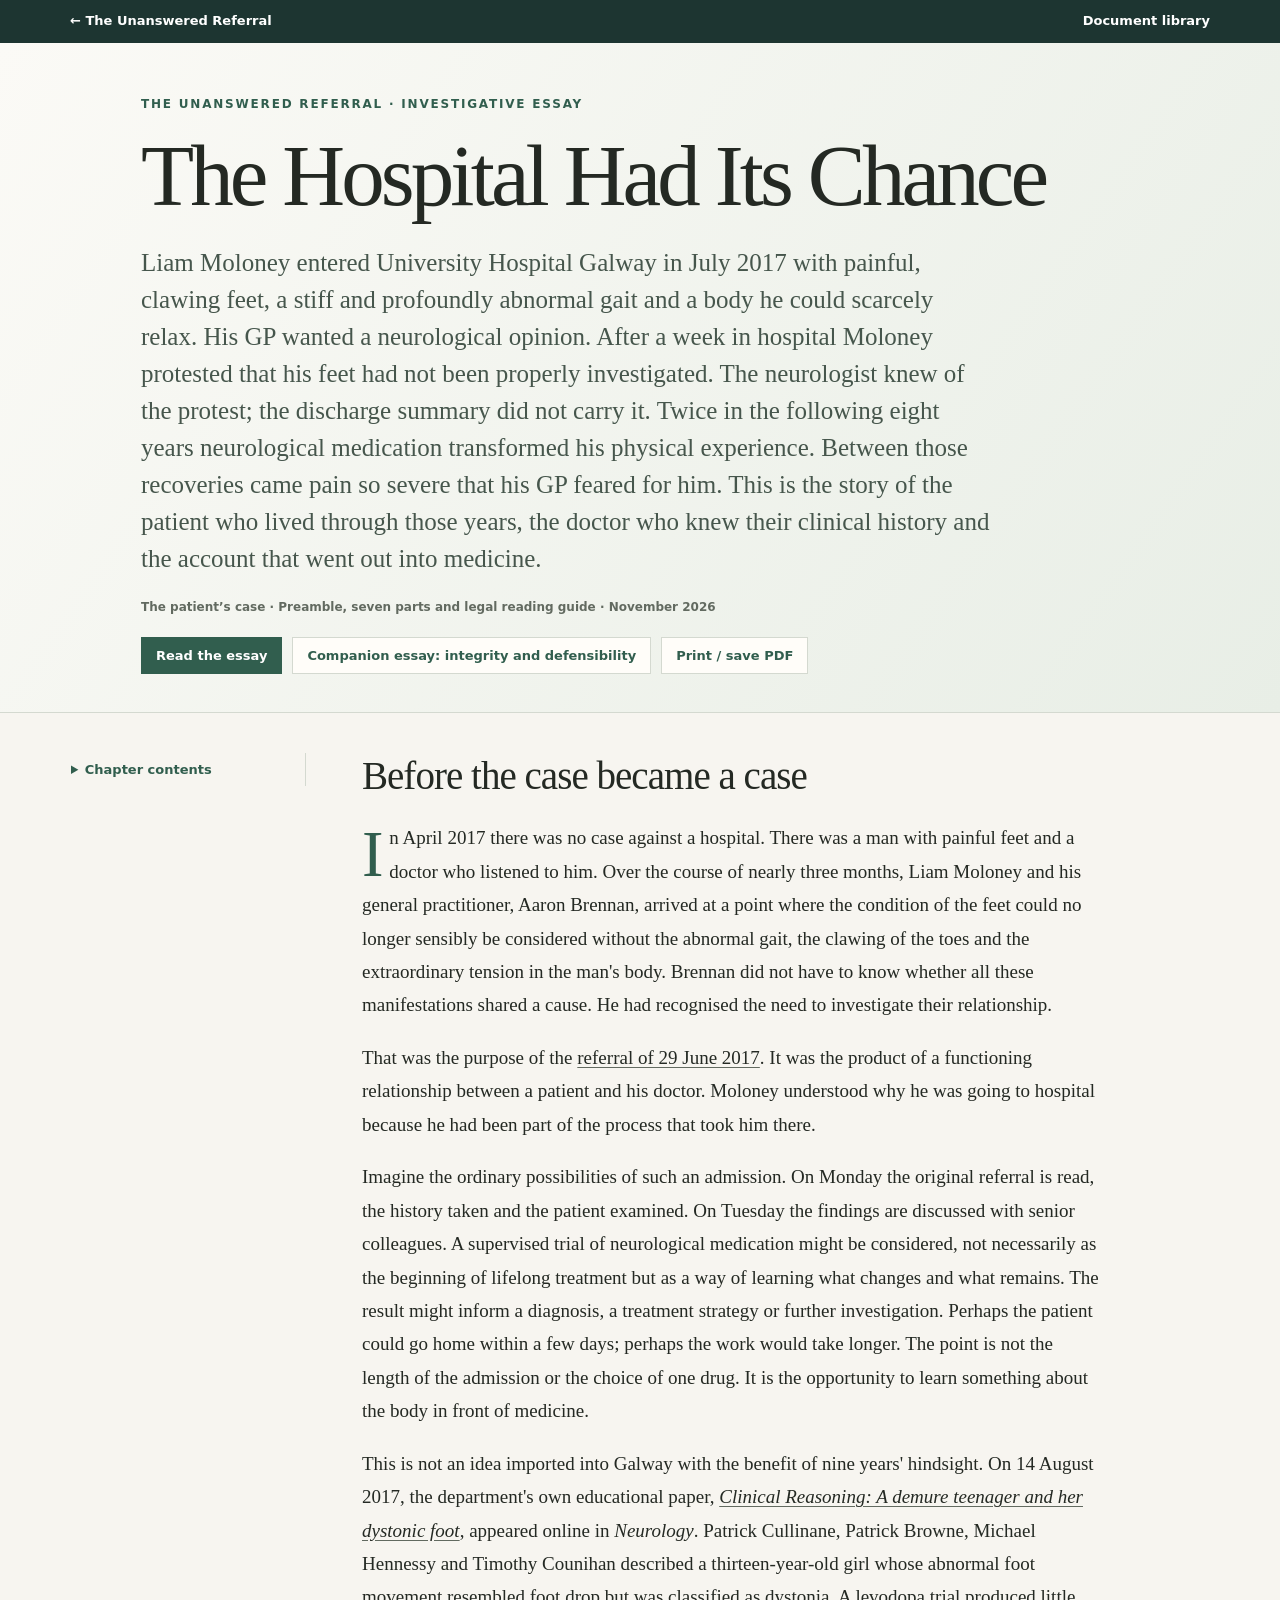
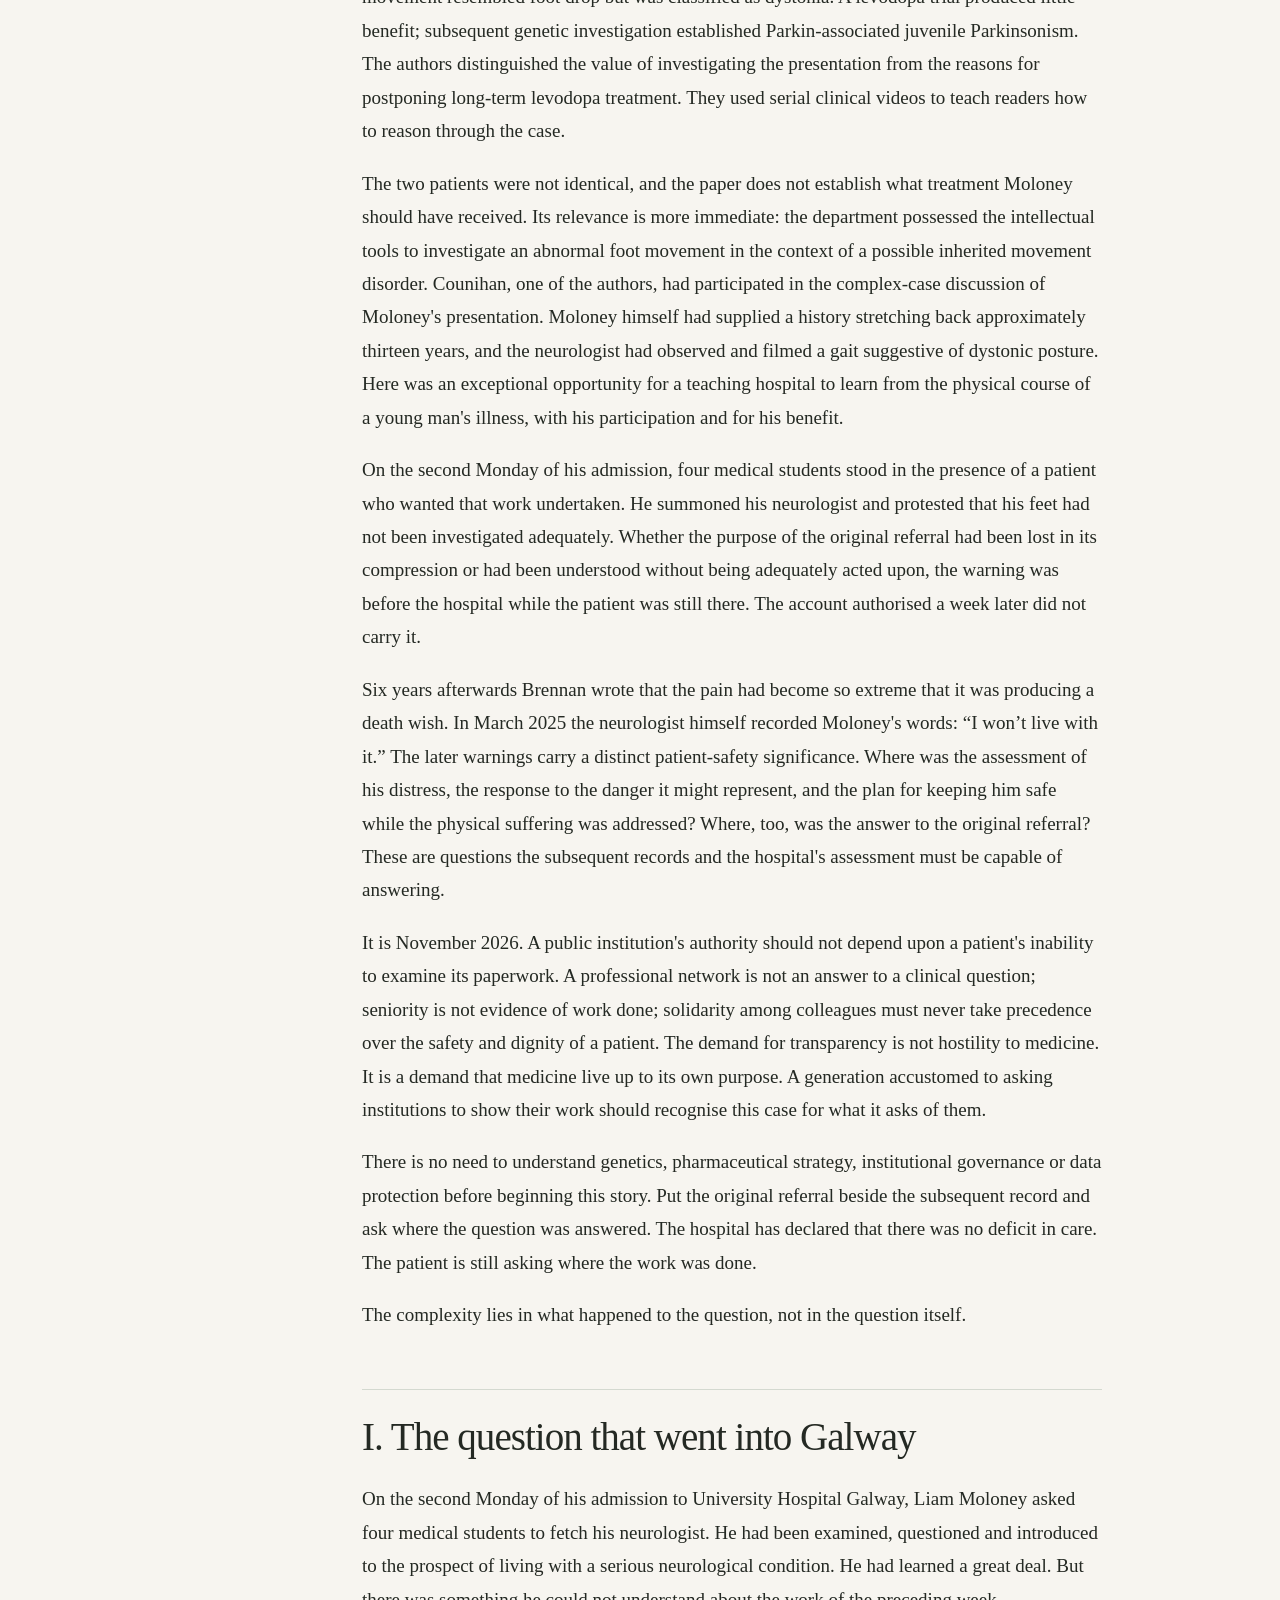
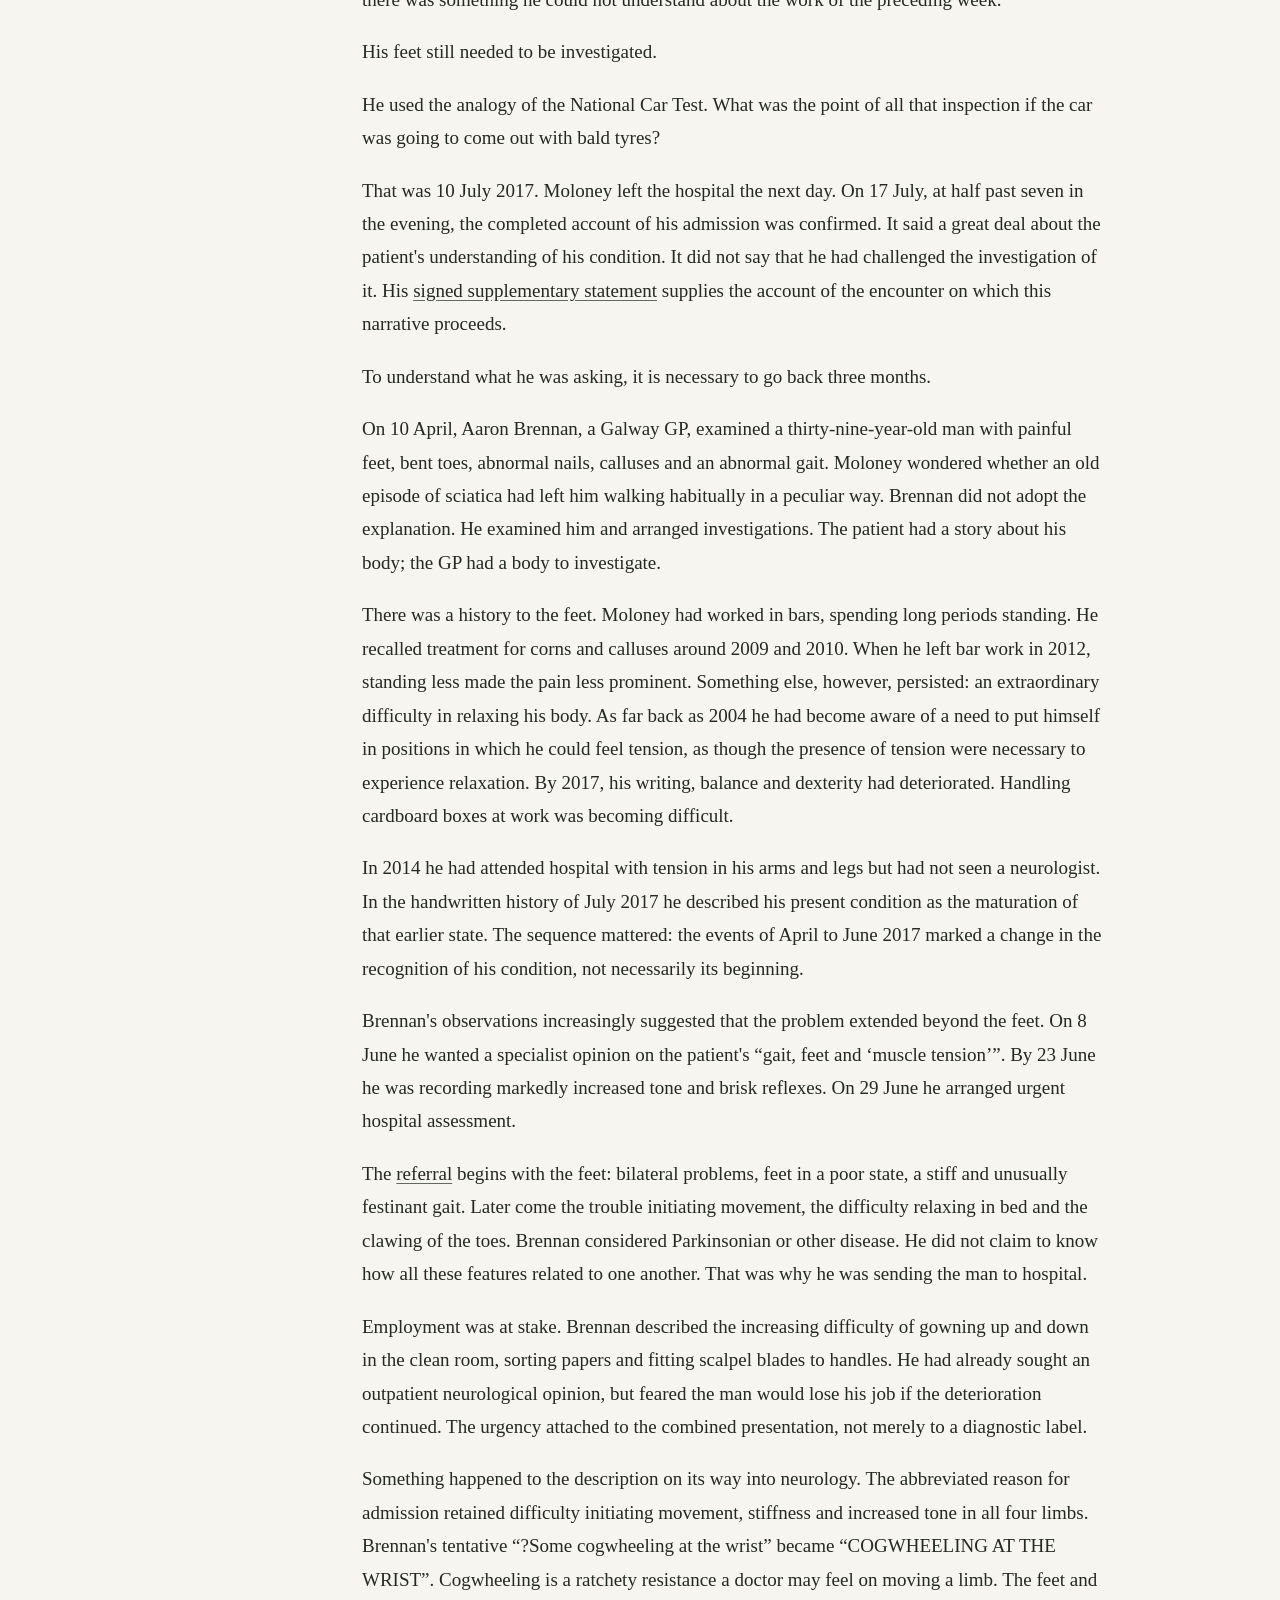
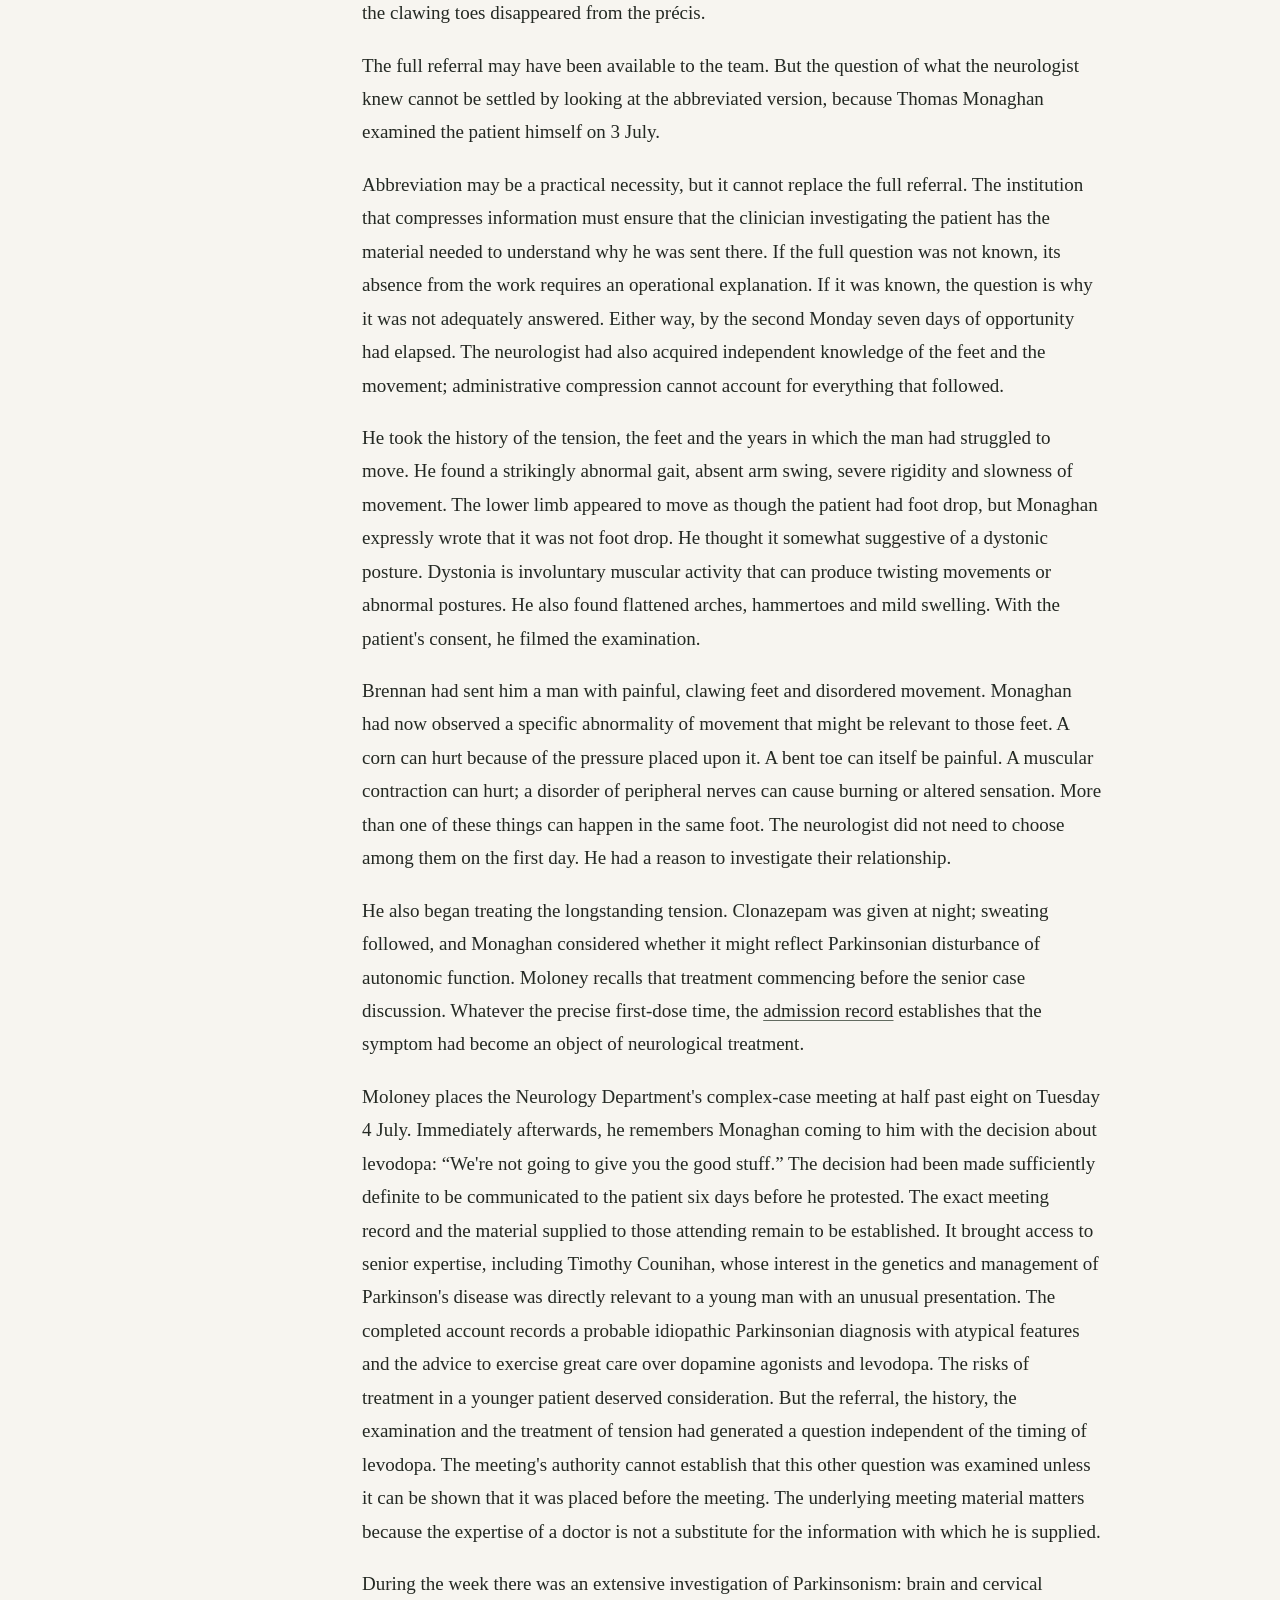
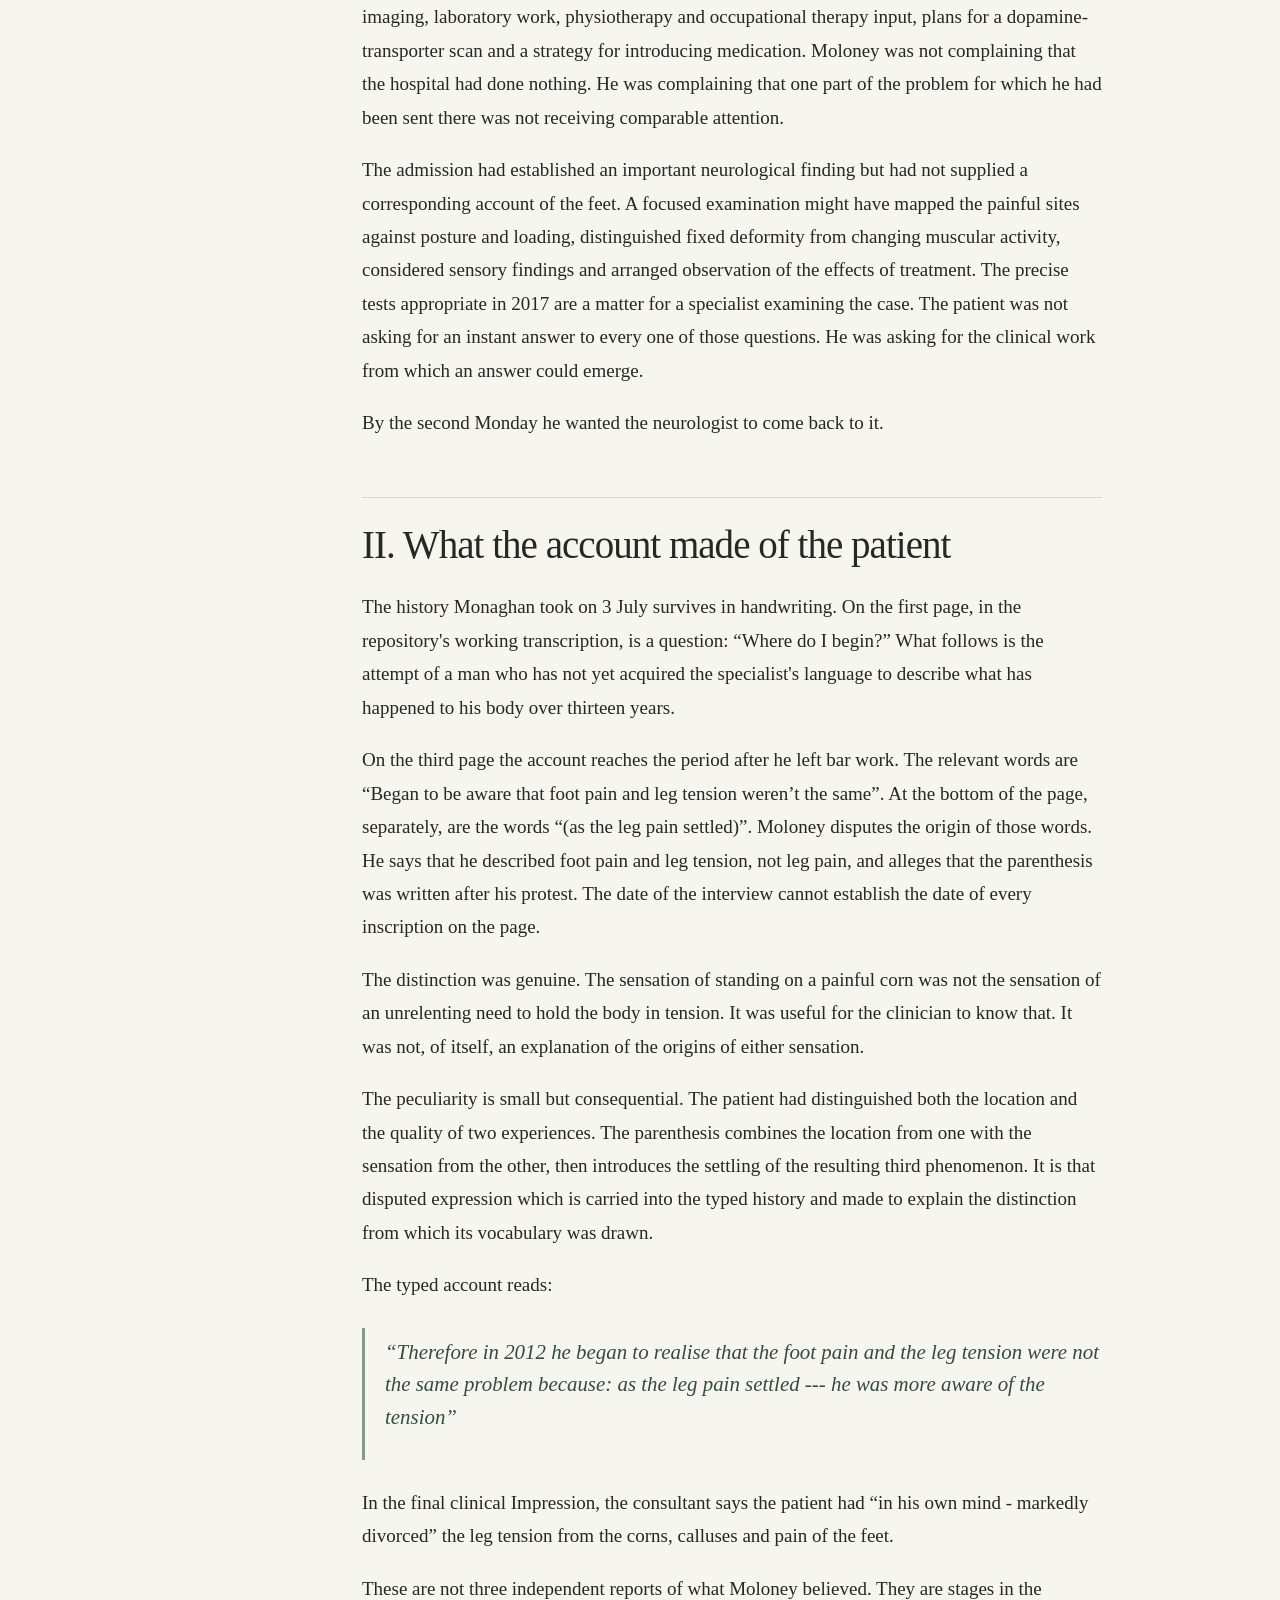
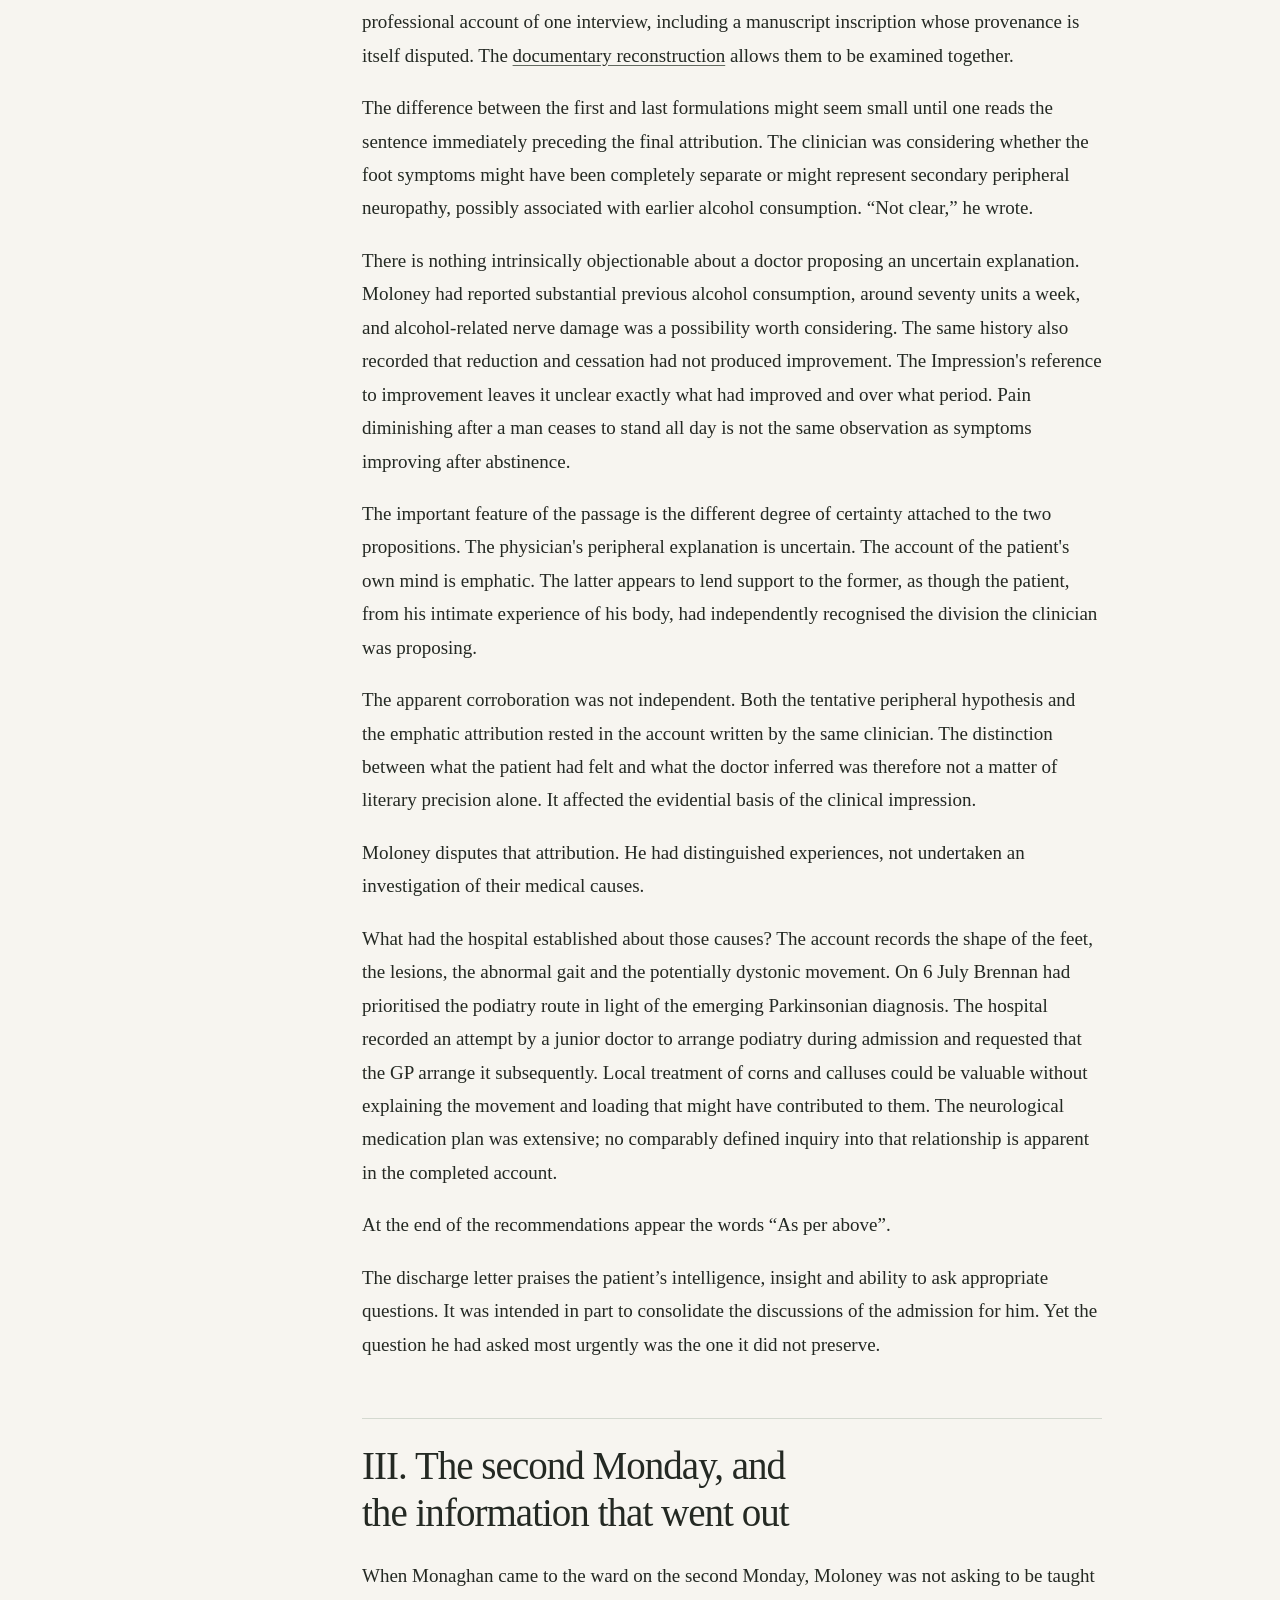
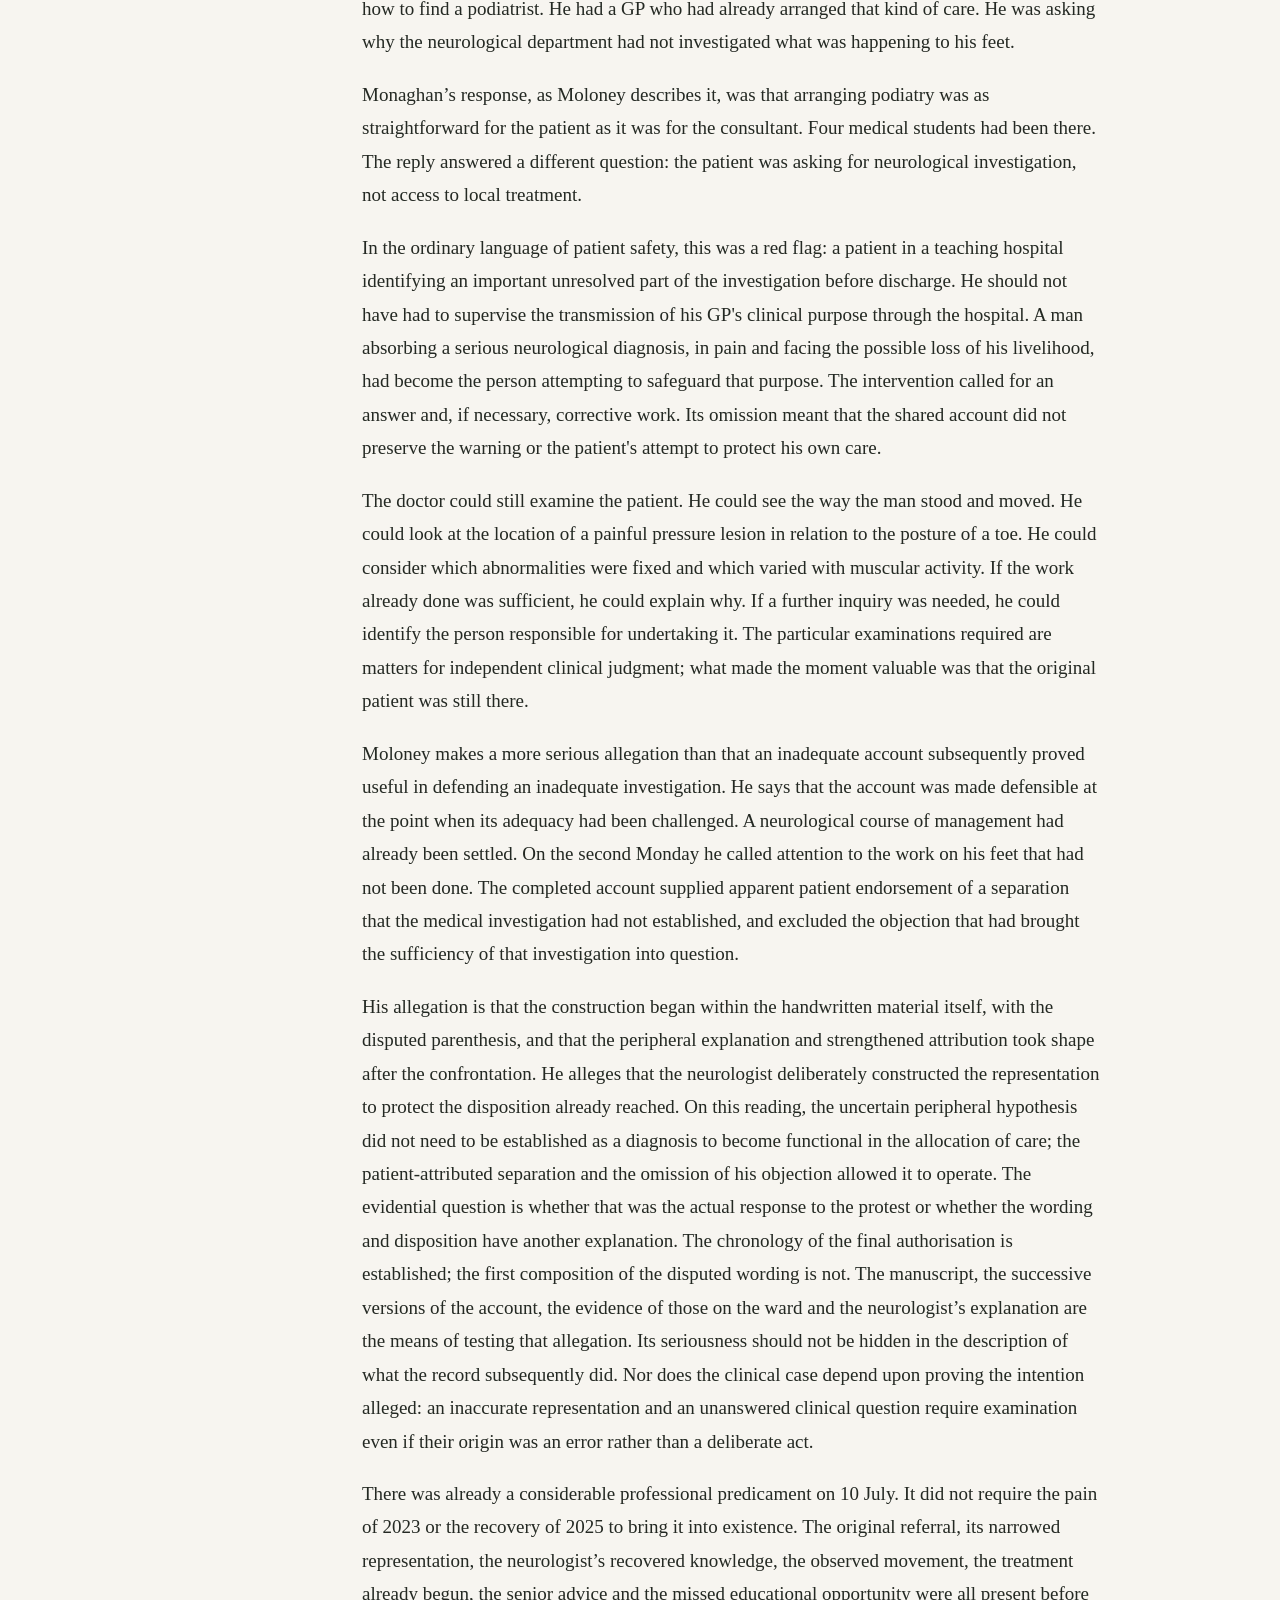
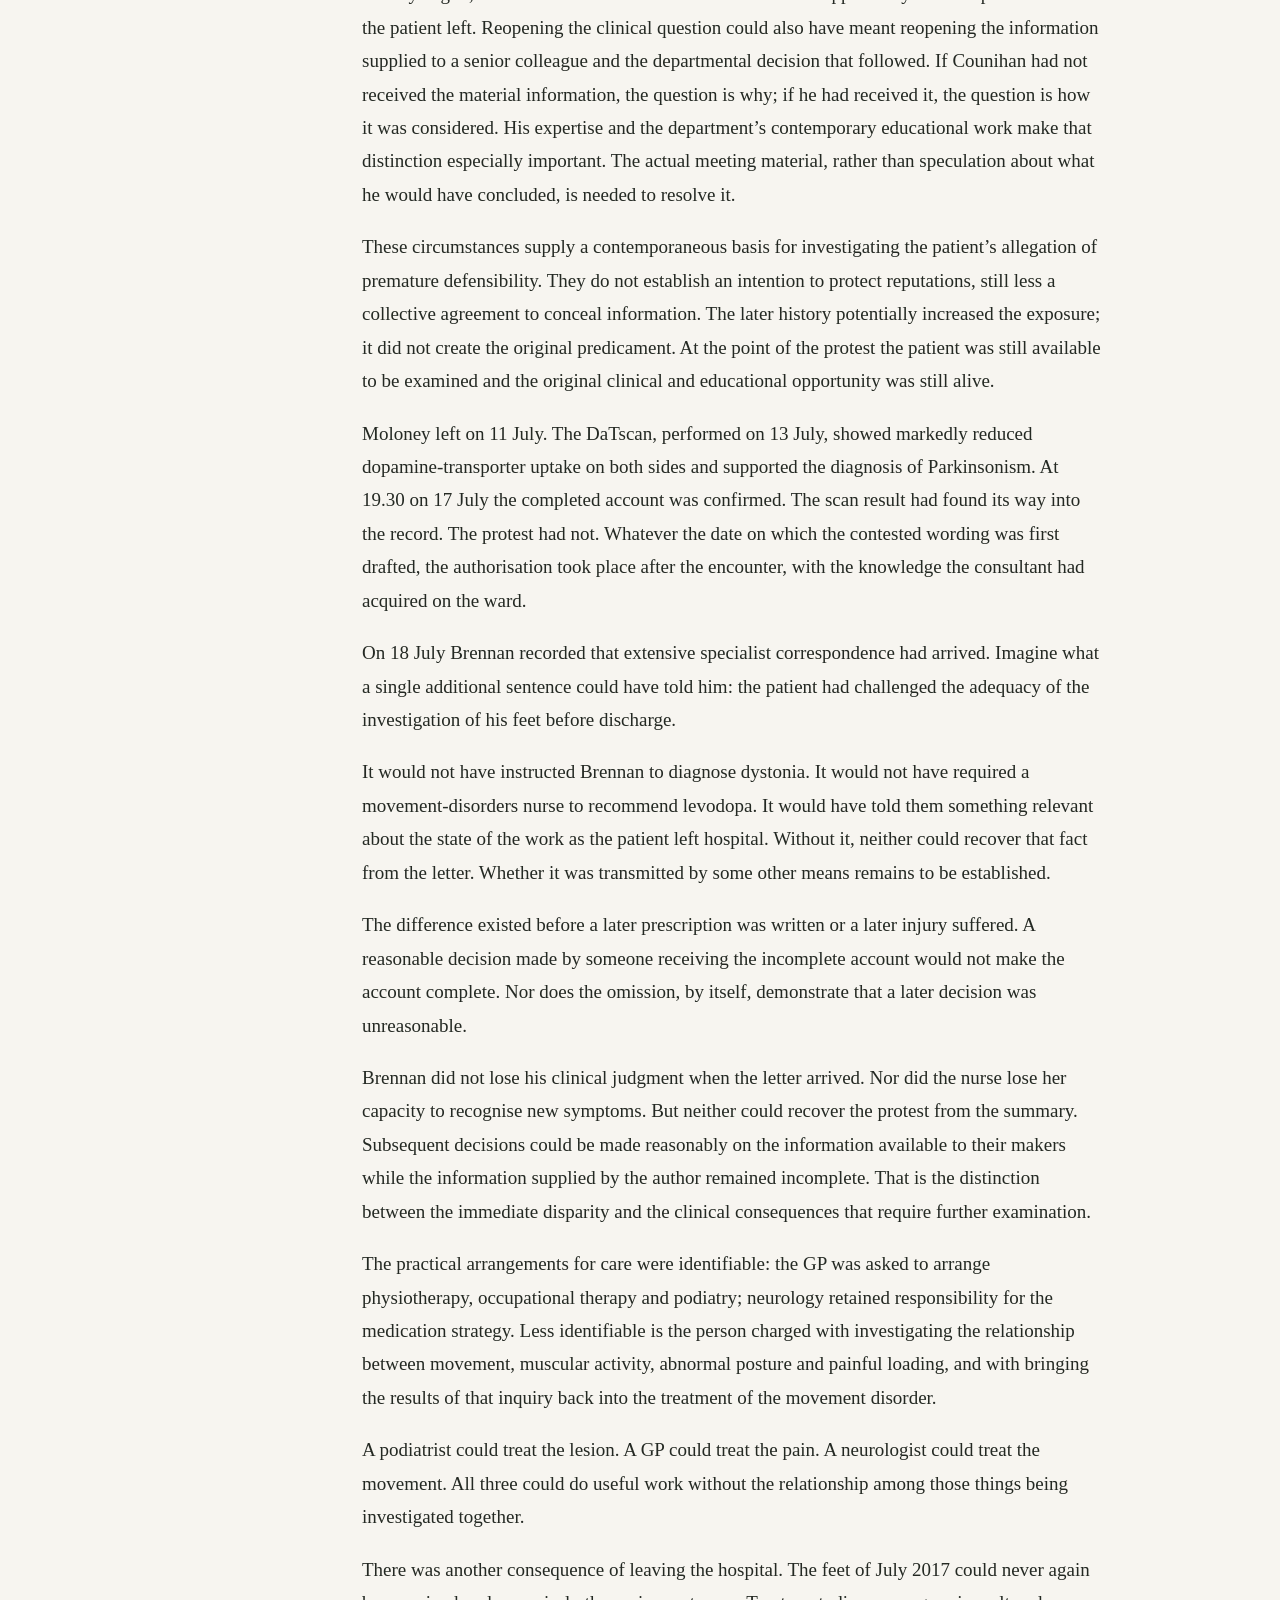
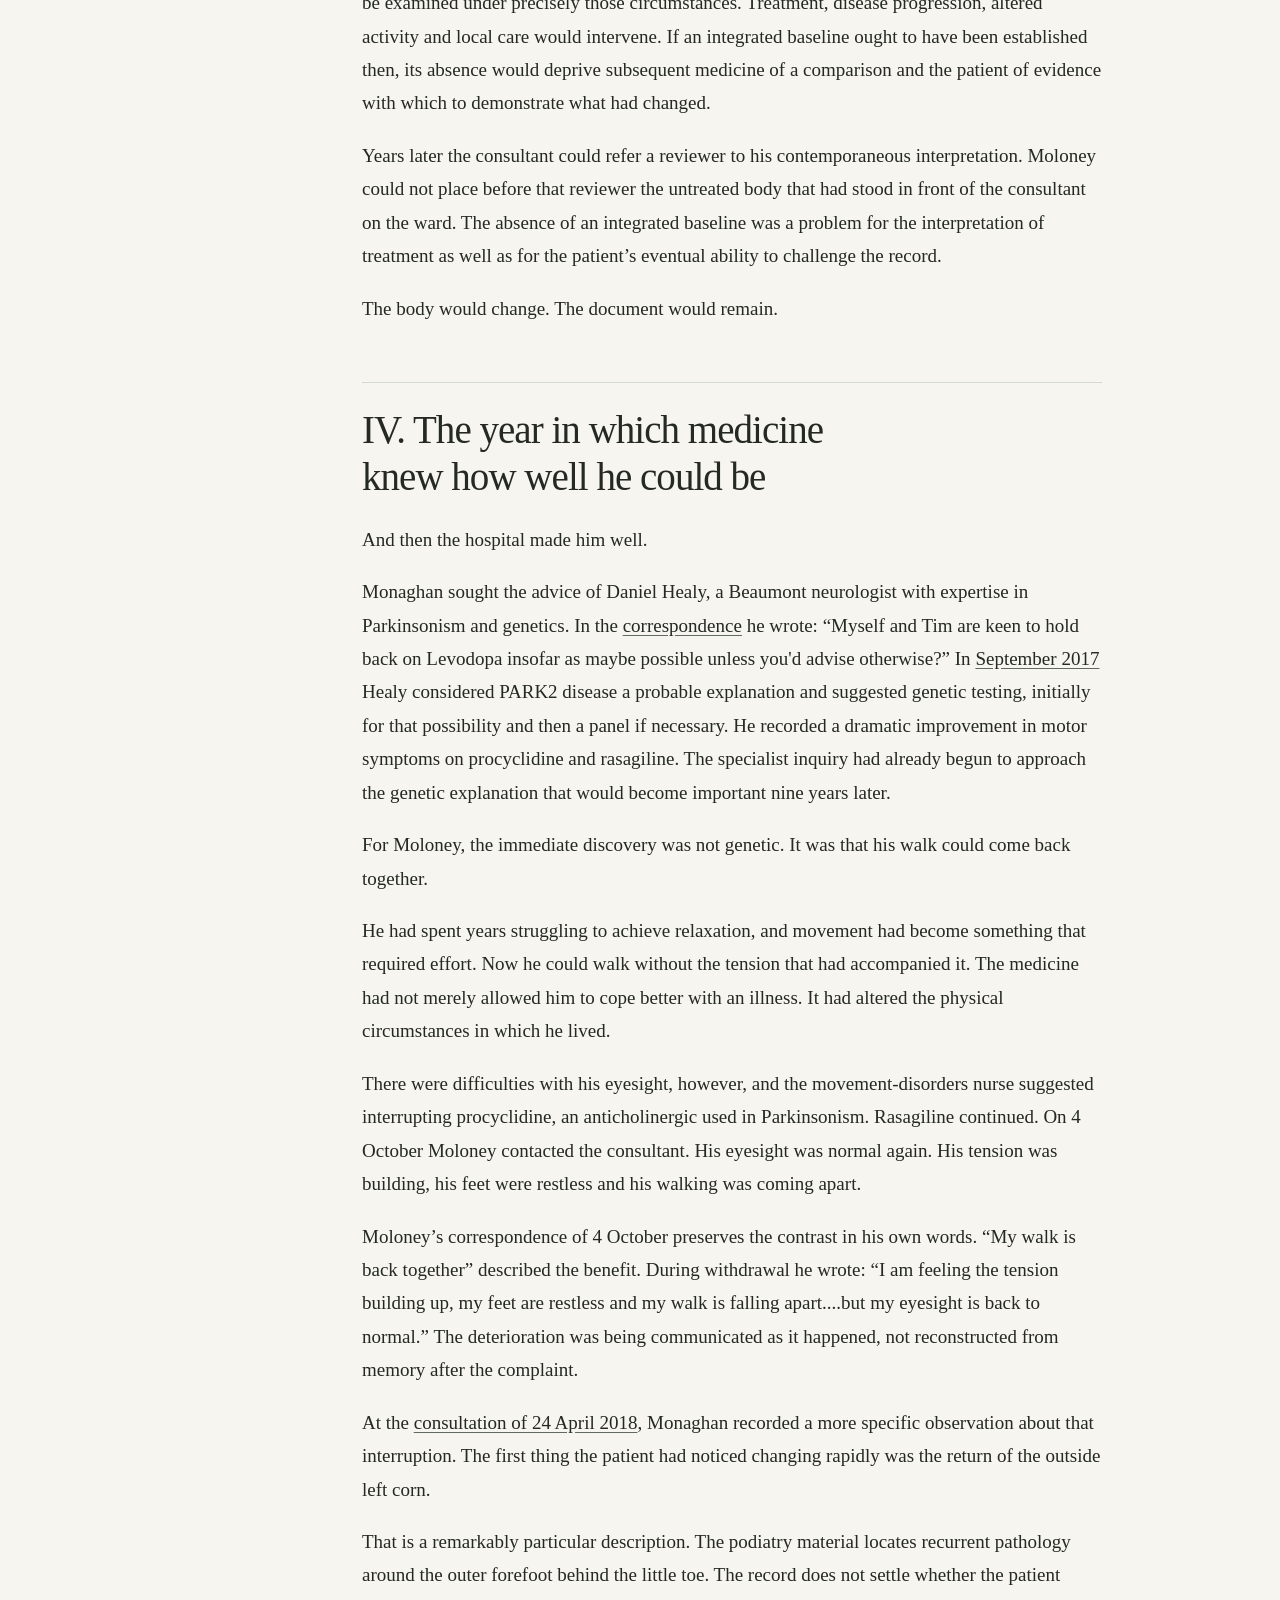
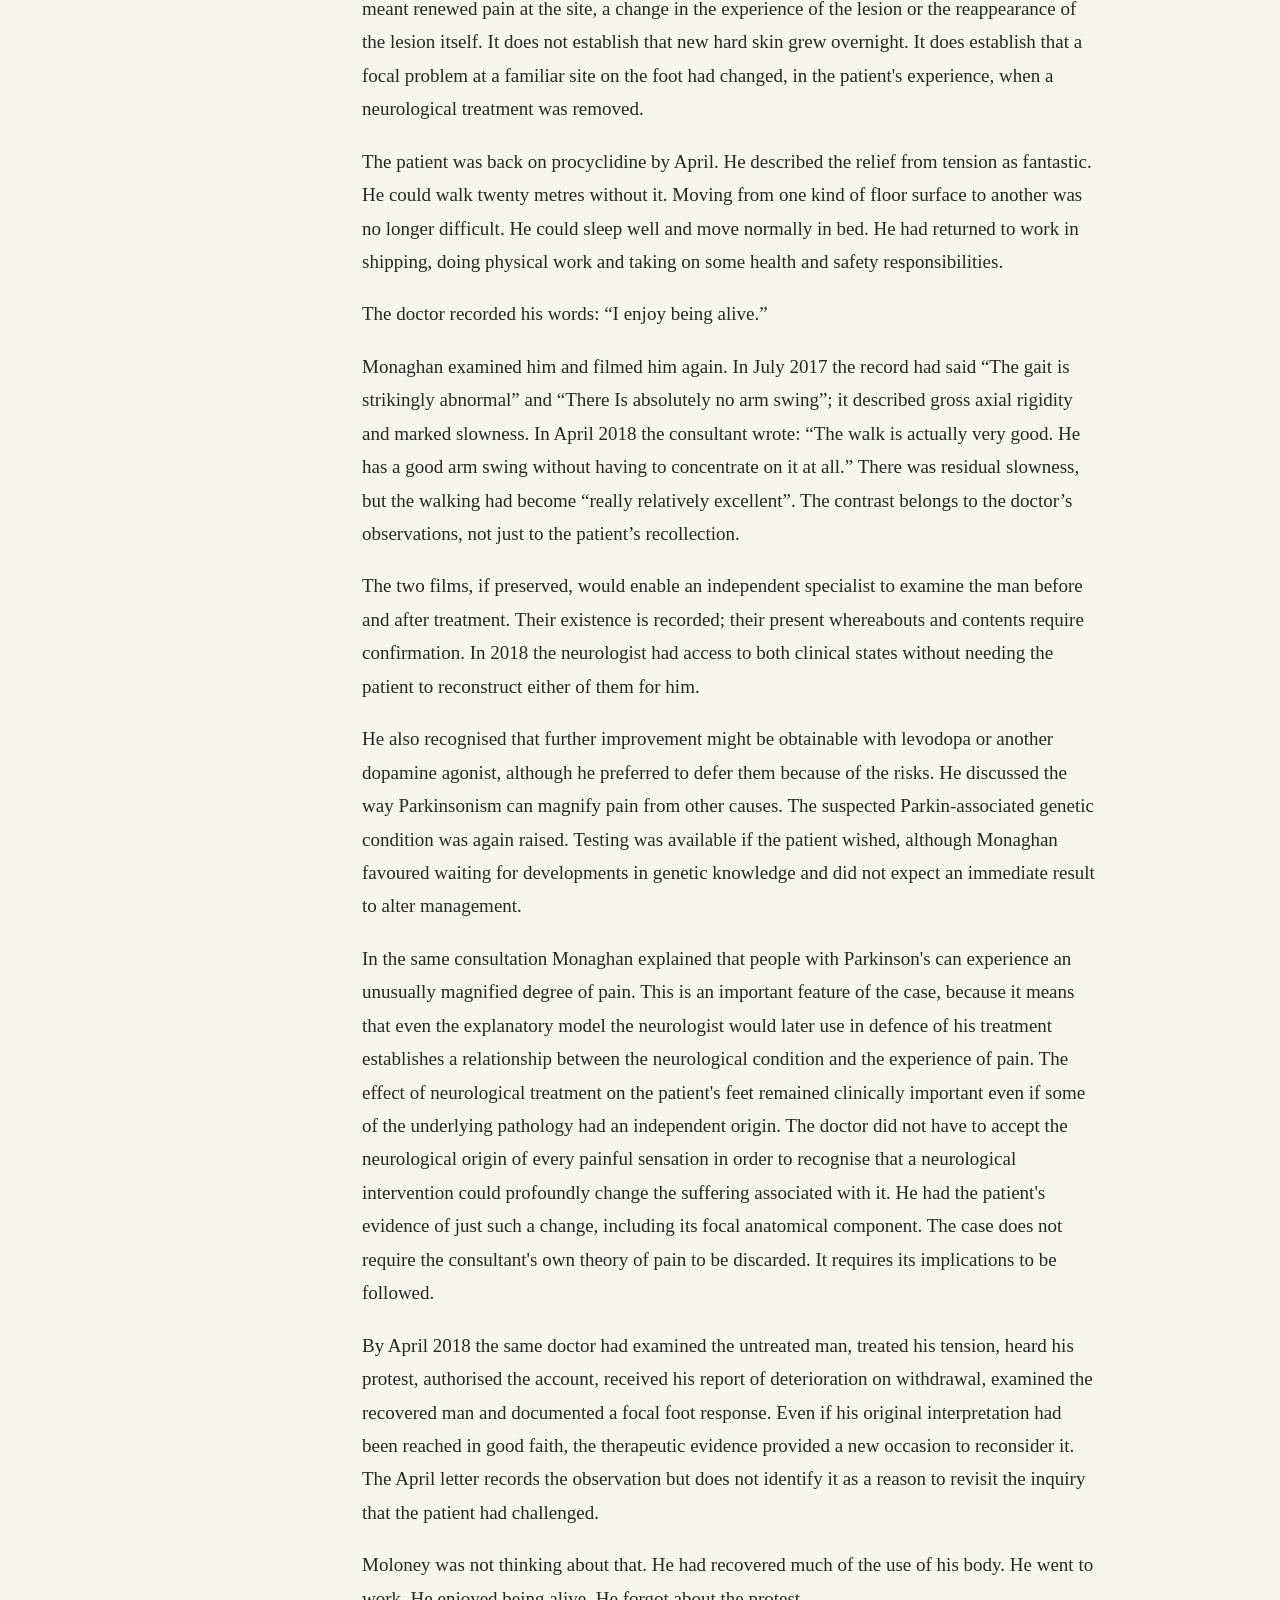
<file: journalistic-essay.html>
<!DOCTYPE html>

<html lang="en"><head><meta charset="utf-8"/><meta content="width=device-width,initial-scale=1" name="viewport"/><meta content="#f7f5f0" name="theme-color"/><meta content="A patient-side investigative essay on the original referral, neurological care and institutional review in Galway, 2017–2026." name="description"/><title>The Hospital Had Its Chance | The Unanswered Referral</title><style>
:root{color-scheme:light;--paper:#f7f5f0;--ink:#242923;--muted:#626a60;--accent:#315e4e;--line:#d4d9d0;--white:#fffdf9}*{box-sizing:border-box}html{scroll-behavior:smooth;scroll-padding-top:28px}body{margin:0;background:var(--paper);color:var(--ink);font:19px/1.76 Georgia,Cambria,serif;overflow-wrap:break-word}a{color:var(--accent);text-underline-offset:3px}a:focus-visible,button:focus-visible,summary:focus-visible{outline:3px solid #91642d;outline-offset:4px}.skip{position:absolute;left:-10000px}.skip:focus{left:12px;top:12px;padding:12px;background:white;z-index:9}.sitebar{background:#1d3531;color:#fff;font:600 13px/1.45 system-ui,sans-serif}.sitebar nav{max-width:1190px;margin:auto;padding:12px 25px;display:flex;align-items:center;justify-content:space-between;gap:18px;flex-wrap:wrap}.sitebar a{color:#fff;text-decoration:none}.sitebar a:hover{text-decoration:underline}.progress{position:fixed;top:0;left:0;height:3px;background:var(--accent);width:0;z-index:10}.mast{border-bottom:1px solid var(--line);background:linear-gradient(125deg,#fbfaf6,#e8eee6)}.mast-inner{max-width:1050px;margin:auto;padding:52px 26px 38px}.kicker{font:700 12px/1.5 system-ui,sans-serif;letter-spacing:.15em;text-transform:uppercase;color:var(--accent)}h1{font:400 clamp(46px,7vw,87px)/1.04 Georgia,serif;letter-spacing:-.045em;margin:18px 0 23px;max-width:920px}.dek{font:400 clamp(20px,2.4vw,25px)/1.48 Georgia,serif;color:#46564c;max-width:850px;margin:0 0 21px}.meta{font:600 12px/1.6 system-ui,sans-serif;color:var(--muted);margin:0 0 15px}.status{font:13px/1.55 system-ui,sans-serif;color:var(--muted);max-width:750px;margin:12px 0}.status summary{cursor:pointer;color:var(--accent);font-weight:600}.status p{margin:9px 0 0}.actions{display:flex;flex-wrap:wrap;gap:10px;margin-top:19px;font:650 13px system-ui,sans-serif}.actions a,.actions button{border:1px solid var(--line);background:var(--white);color:var(--accent);padding:10px 14px;text-decoration:none;font:inherit;cursor:pointer}.actions a:first-child{background:var(--accent);color:white;border-color:var(--accent)}.layout{max-width:1190px;margin:auto;padding:40px 26px 72px;display:grid;grid-template-columns:235px minmax(0,740px);gap:56px;align-items:start}.rail{position:sticky;top:22px;max-height:calc(100vh - 44px);overflow:auto;border-right:1px solid var(--line);padding-right:18px;font:13px/1.5 system-ui,sans-serif}.rail summary{font-weight:700;cursor:pointer;color:var(--accent);padding:7px 0}.rail ol{list-style:none;padding:0;margin:10px 0}.rail li{margin:0}.rail a{display:block;padding:6px 0;text-decoration:none}.rail a:hover{text-decoration:underline}main{min-width:0}article section{margin:0 0 57px}article h2{font:400 clamp(29px,4vw,39px)/1.2 Georgia,serif;letter-spacing:-.025em;border-top:1px solid var(--line);padding-top:24px;margin:0 0 22px;scroll-margin-top:28px;text-wrap:balance}article section:first-child h2{border:0;padding-top:0}article p{margin:0 0 19px}article blockquote{border-left:3px solid #819c87;padding:8px 0 8px 20px;margin:26px 0;color:#344d3b;font-size:1.1em;font-style:italic;line-height:1.55}article section:first-child>p:first-of-type:first-letter{float:left;font-size:3.4em;line-height:.88;margin:.08em .09em 0 0;color:var(--accent)}.endnote{font:14px/1.65 system-ui,sans-serif;color:var(--muted);border-top:1px solid var(--line);padding:20px 0}.endnote summary{font-weight:650;cursor:pointer;color:var(--accent)}footer{border-top:1px solid var(--line);text-align:center;padding:25px;font:13px system-ui,sans-serif;color:var(--muted)}
@media(max-width:850px){.layout{display:block;padding:24px 20px 55px}.rail{position:static;max-height:none;border:0;border-bottom:1px solid var(--line);padding:0 0 12px;margin-bottom:24px}.rail ol{display:grid;grid-template-columns:1fr 1fr;gap:0 15px}.mast-inner{padding:35px 20px 28px}.sitebar nav{padding:12px 20px}}@media(max-width:520px){body{font-size:17px;line-height:1.72}.rail ol{grid-template-columns:1fr}h1{font-size:clamp(42px,11vw,58px)}article p{margin-bottom:17px}article section{margin-bottom:42px}.sitebar nav{gap:10px}}@media(prefers-reduced-motion:reduce){html{scroll-behavior:auto}}@media print{@page{margin:18mm}body{background:white;color:#111;font-size:11pt;line-height:1.5}.sitebar,.progress,.rail,.actions,footer,.skip{display:none!important}.mast{background:none}.mast-inner{padding:0 0 12px}.layout{display:block;padding:15px 0}h1{font-size:36pt}article h2{break-after:avoid}article p{orphans:3;widows:3}article blockquote{break-inside:avoid}.endnote p,.status p{display:block!important}}

article a{color:inherit;text-decoration:underline;text-decoration-color:var(--muted,#777);text-underline-offset:3px} article a:hover{text-decoration-thickness:2px}

@media(max-width:600px){.sitebar nav{padding:8px 16px;gap:10px}.sitebar a{display:inline-flex;min-height:44px;align-items:center;font-size:12px}.mast-inner{padding:24px 17px 22px}.mast h1{font-size:clamp(35px,9vw,48px);margin:12px 0 15px}.mast .dek{font-size:17px;line-height:1.55;margin-bottom:15px}.mast .actions{margin-top:12px}.actions a,.actions button{display:inline-flex;align-items:center;min-height:44px}.layout{padding:17px 17px 45px}.rail{border:0;margin:0 0 20px;padding:0}.rail details{background:#fffdf9;border:1px solid var(--line);border-radius:8px}.rail summary{min-height:44px;padding:12px 14px;cursor:pointer}.rail ol{margin:0;padding:0 12px 10px}.rail a{min-height:44px;padding:10px 4px;border-top:1px solid var(--line)}article h2{font-size:28px}article p{overflow-wrap:anywhere}.endnote summary{min-height:44px;padding:10px 0}}.legal-guide h3{font:400 23px/1.3 Georgia,serif;margin:34px 0 16px}.legal-list{padding-left:1.5em;margin:20px 0 26px}.legal-list li{padding-left:.25em;margin-bottom:16px}.legal-resources{display:grid;grid-template-columns:1fr;gap:10px;margin-top:28px}.legal-resources a{display:block;background:var(--white);border:1px solid var(--line);padding:18px 20px;text-decoration:none;color:var(--accent);font:600 15px/1.5 system-ui,sans-serif}.legal-resources a:hover{border-color:var(--accent)}.legal-resources span{display:block;color:var(--muted);font-weight:400;font-size:13px;margin-top:4px}@media print{.legal-resources{break-inside:avoid}}
</style></head><body>
<a class="skip" href="#preamble">Skip to the essay</a><div aria-hidden="true" class="progress" id="progress"></div><header class="sitebar"><nav aria-label="Site navigation"><a href="./">← The Unanswered Referral</a><a href="library.html">Document library</a></nav></header>
<header class="mast"><div class="mast-inner"><div class="kicker">The Unanswered Referral · Investigative essay</div><h1>The Hospital Had Its Chance</h1><p class="dek">Liam Moloney entered University Hospital Galway in July 2017 with painful, clawing feet, a stiff and profoundly abnormal gait and a body he could scarcely relax. His GP wanted a neurological opinion. After a week in hospital Moloney protested that his feet had not been properly investigated. The neurologist knew of the protest; the discharge summary did not carry it. Twice in the following eight years neurological medication transformed his physical experience. Between those recoveries came pain so severe that his GP feared for him. This is the story of the patient who lived through those years, the doctor who knew their clinical history and the account that went out into medicine.</p><p class="meta">The patient’s case · Preamble, seven parts and legal reading guide · November 2026</p><div class="actions"><a href="#preamble">Read the essay</a><a href="integrity-essay.html">Companion essay: integrity and defensibility</a><button id="print" type="button">Print / save PDF</button></div></div></header>
<div class="layout"><aside class="rail"><details id="contents"><summary>Chapter contents</summary><nav aria-label="Chapter contents"><ol><li><a href="#preamble">Preamble · Before the case became a case</a></li><li><a href="#chapter-1">I. The question that went into Galway</a></li><li><a href="#chapter-2">II. What the account made of the patient</a></li><li><a href="#chapter-3">III. The second Monday, and the information that went out</a></li><li><a href="#chapter-4">IV. The year in which medicine knew how well he could be</a></li><li><a href="#chapter-5">V. A life that became smaller</a></li><li><a href="#chapter-6">VI. The mornings, and the answer that changed the past</a></li><li><a href="#chapter-7">VII. The hospital’s answer</a></li><li><a href="#legal-reading-guide">Afterword · From the story to the case</a></li></ol></nav></details></aside><main id="publication-main"><article><section id="preamble"><h2>Before the case became a case</h2>
<p>In April 2017 there was no case against a hospital. There was a man with painful feet and a doctor who listened to him. Over the course of nearly three months, Liam Moloney and his general practitioner, Aaron Brennan, arrived at a point where the condition of the feet could no longer sensibly be considered without the abnormal gait, the clawing of the toes and the extraordinary tension in the man's body. Brennan did not have to know whether all these manifestations shared a cause. He had recognised the need to investigate their relationship.</p>
<p>That was the purpose of the <a href="https://github.com/TitanicParker/for-counsel/blob/main/docs/source-records/gp-referral.html">referral of 29 June 2017</a>. It was the product of a functioning relationship between a patient and his doctor. Moloney understood why he was going to hospital because he had been part of the process that took him there.</p>
<p>Imagine the ordinary possibilities of such an admission. On Monday the original referral is read, the history taken and the patient examined. On Tuesday the findings are discussed with senior colleagues. A supervised trial of neurological medication might be considered, not necessarily as the beginning of lifelong treatment but as a way of learning what changes and what remains. The result might inform a diagnosis, a treatment strategy or further investigation. Perhaps the patient could go home within a few days; perhaps the work would take longer. The point is not the length of the admission or the choice of one drug. It is the opportunity to learn something about the body in front of medicine.</p>
<p>This is not an idea imported into Galway with the benefit of nine years' hindsight. On 14 August 2017, the department's own educational paper, <a href="https://www.neurology.org/doi/10.1212/WNL.0000000000004231"><em>Clinical Reasoning: A demure teenager and her dystonic foot</em></a>, appeared online in <em>Neurology</em>. Patrick Cullinane, Patrick Browne, Michael Hennessy and Timothy Counihan described a thirteen-year-old girl whose abnormal foot movement resembled foot drop but was classified as dystonia. A levodopa trial produced little benefit; subsequent genetic investigation established Parkin-associated juvenile Parkinsonism. The authors distinguished the value of investigating the presentation from the reasons for postponing long-term levodopa treatment. They used serial clinical videos to teach readers how to reason through the case.</p>
<p>The two patients were not identical, and the paper does not establish what treatment Moloney should have received. Its relevance is more immediate: the department possessed the intellectual tools to investigate an abnormal foot movement in the context of a possible inherited movement disorder. Counihan, one of the authors, had participated in the complex-case discussion of Moloney's presentation. Moloney himself had supplied a history stretching back approximately thirteen years, and the neurologist had observed and filmed a gait suggestive of dystonic posture. Here was an exceptional opportunity for a teaching hospital to learn from the physical course of a young man's illness, with his participation and for his benefit.</p>
<p>On the second Monday of his admission, four medical students stood in the presence of a patient who wanted that work undertaken. He summoned his neurologist and protested that his feet had not been investigated adequately. Whether the purpose of the original referral had been lost in its compression or had been understood without being adequately acted upon, the warning was before the hospital while the patient was still there. The account authorised a week later did not carry it.</p>
<p>Six years afterwards Brennan wrote that the pain had become so extreme that it was producing a death wish. In March 2025 the neurologist himself recorded Moloney's words: “I won’t live with it.” The later warnings carry a distinct patient-safety significance. Where was the assessment of his distress, the response to the danger it might represent, and the plan for keeping him safe while the physical suffering was addressed? Where, too, was the answer to the original referral? These are questions the subsequent records and the hospital's assessment must be capable of answering.</p>
<p>It is November 2026. A public institution's authority should not depend upon a patient's inability to examine its paperwork. A professional network is not an answer to a clinical question; seniority is not evidence of work done; solidarity among colleagues must never take precedence over the safety and dignity of a patient. The demand for transparency is not hostility to medicine. It is a demand that medicine live up to its own purpose. A generation accustomed to asking institutions to show their work should recognise this case for what it asks of them.</p>
<p>There is no need to understand genetics, pharmaceutical strategy, institutional governance or data protection before beginning this story. Put the original referral beside the subsequent record and ask where the question was answered. The hospital has declared that there was no deficit in care. The patient is still asking where the work was done.</p>
<p>The complexity lies in what happened to the question, not in the question itself.</p></section><section id="chapter-1"><h2>I. The question that went into Galway</h2>
<p>On the second Monday of his admission to University Hospital Galway, Liam Moloney asked four medical students to fetch his neurologist. He had been examined, questioned and introduced to the prospect of living with a serious neurological condition. He had learned a great deal. But there was something he could not understand about the work of the preceding week.</p>
<p>His feet still needed to be investigated.</p>
<p>He used the analogy of the National Car Test. What was the point of all that inspection if the car was going to come out with bald tyres?</p>
<p>That was 10 July 2017. Moloney left the hospital the next day. On 17 July, at half past seven in the evening, the completed account of his admission was confirmed. It said a great deal about the patient's understanding of his condition. It did not say that he had challenged the investigation of it. His <a href="https://github.com/TitanicParker/the-unanswered-referral/blob/main/Article_16_Supplementary_Statement_July_2017.pdf">signed supplementary statement</a> supplies the account of the encounter on which this narrative proceeds.</p>
<p>To understand what he was asking, it is necessary to go back three months.</p>
<p>On 10 April, Aaron Brennan, a Galway GP, examined a thirty-nine-year-old man with painful feet, bent toes, abnormal nails, calluses and an abnormal gait. Moloney wondered whether an old episode of sciatica had left him walking habitually in a peculiar way. Brennan did not adopt the explanation. He examined him and arranged investigations. The patient had a story about his body; the GP had a body to investigate.</p>
<p>There was a history to the feet. Moloney had worked in bars, spending long periods standing. He recalled treatment for corns and calluses around 2009 and 2010. When he left bar work in 2012, standing less made the pain less prominent. Something else, however, persisted: an extraordinary difficulty in relaxing his body. As far back as 2004 he had become aware of a need to put himself in positions in which he could feel tension, as though the presence of tension were necessary to experience relaxation. By 2017, his writing, balance and dexterity had deteriorated. Handling cardboard boxes at work was becoming difficult.</p><p>In 2014 he had attended hospital with tension in his arms and legs but had not seen a neurologist. In the handwritten history of July 2017 he described his present condition as the maturation of that earlier state. The sequence mattered: the events of April to June 2017 marked a change in the recognition of his condition, not necessarily its beginning.</p>
<p>Brennan's observations increasingly suggested that the problem extended beyond the feet. On 8 June he wanted a specialist opinion on the patient's “gait, feet and ‘muscle tension’”. By 23 June he was recording markedly increased tone and brisk reflexes. On 29 June he arranged urgent hospital assessment.</p>
<p>The <a href="https://github.com/TitanicParker/for-counsel/blob/main/docs/source-records/gp-referral.html">referral</a> begins with the feet: bilateral problems, feet in a poor state, a stiff and unusually festinant gait. Later come the trouble initiating movement, the difficulty relaxing in bed and the clawing of the toes. Brennan considered Parkinsonian or other disease. He did not claim to know how all these features related to one another. That was why he was sending the man to hospital.</p><p>Employment was at stake. Brennan described the increasing difficulty of gowning up and down in the clean room, sorting papers and fitting scalpel blades to handles. He had already sought an outpatient neurological opinion, but feared the man would lose his job if the deterioration continued. The urgency attached to the combined presentation, not merely to a diagnostic label.</p>
<p>Something happened to the description on its way into neurology. The abbreviated reason for admission retained difficulty initiating movement, stiffness and increased tone in all four limbs. Brennan's tentative “?Some cogwheeling at the wrist” became “COGWHEELING AT THE WRIST”. Cogwheeling is a ratchety resistance a doctor may feel on moving a limb. The feet and the clawing toes disappeared from the précis.</p>
<p>The full referral may have been available to the team. But the question of what the neurologist knew cannot be settled by looking at the abbreviated version, because Thomas Monaghan examined the patient himself on 3 July.</p><p>Abbreviation may be a practical necessity, but it cannot replace the full referral. The institution that compresses information must ensure that the clinician investigating the patient has the material needed to understand why he was sent there. If the full question was not known, its absence from the work requires an operational explanation. If it was known, the question is why it was not adequately answered. Either way, by the second Monday seven days of opportunity had elapsed. The neurologist had also acquired independent knowledge of the feet and the movement; administrative compression cannot account for everything that followed.</p>
<p>He took the history of the tension, the feet and the years in which the man had struggled to move. He found a strikingly abnormal gait, absent arm swing, severe rigidity and slowness of movement. The lower limb appeared to move as though the patient had foot drop, but Monaghan expressly wrote that it was not foot drop. He thought it somewhat suggestive of a dystonic posture. Dystonia is involuntary muscular activity that can produce twisting movements or abnormal postures. He also found flattened arches, hammertoes and mild swelling. With the patient's consent, he filmed the examination.</p>
<p>Brennan had sent him a man with painful, clawing feet and disordered movement. Monaghan had now observed a specific abnormality of movement that might be relevant to those feet. A corn can hurt because of the pressure placed upon it. A bent toe can itself be painful. A muscular contraction can hurt; a disorder of peripheral nerves can cause burning or altered sensation. More than one of these things can happen in the same foot. The neurologist did not need to choose among them on the first day. He had a reason to investigate their relationship.</p>
<p>He also began treating the longstanding tension. Clonazepam was given at night; sweating followed, and Monaghan considered whether it might reflect Parkinsonian disturbance of autonomic function. Moloney recalls that treatment commencing before the senior case discussion. Whatever the precise first-dose time, the <a href="https://github.com/TitanicParker/for-counsel/blob/main/docs/source-records/discharge-summary.html">admission record</a> establishes that the symptom had become an object of neurological treatment.</p>
<p>Moloney places the Neurology Department's complex-case meeting at half past eight on Tuesday 4 July. Immediately afterwards, he remembers Monaghan coming to him with the decision about levodopa: “We're not going to give you the good stuff.” The decision had been made sufficiently definite to be communicated to the patient six days before he protested. The exact meeting record and the material supplied to those attending remain to be established. It brought access to senior expertise, including Timothy Counihan, whose interest in the genetics and management of Parkinson's disease was directly relevant to a young man with an unusual presentation. The completed account records a probable idiopathic Parkinsonian diagnosis with atypical features and the advice to exercise great care over dopamine agonists and levodopa. The risks of treatment in a younger patient deserved consideration. But the referral, the history, the examination and the treatment of tension had generated a question independent of the timing of levodopa. The meeting's authority cannot establish that this other question was examined unless it can be shown that it was placed before the meeting. The underlying meeting material matters because the expertise of a doctor is not a substitute for the information with which he is supplied.</p>
<p>During the week there was an extensive investigation of Parkinsonism: brain and cervical imaging, laboratory work, physiotherapy and occupational therapy input, plans for a dopamine-transporter scan and a strategy for introducing medication. Moloney was not complaining that the hospital had done nothing. He was complaining that one part of the problem for which he had been sent there was not receiving comparable attention.</p><p>The admission had established an important neurological finding but had not supplied a corresponding account of the feet. A focused examination might have mapped the painful sites against posture and loading, distinguished fixed deformity from changing muscular activity, considered sensory findings and arranged observation of the effects of treatment. The precise tests appropriate in 2017 are a matter for a specialist examining the case. The patient was not asking for an instant answer to every one of those questions. He was asking for the clinical work from which an answer could emerge.</p>
<p>By the second Monday he wanted the neurologist to come back to it.</p>
</section><section id="chapter-2"><h2>II. What the account made of the patient</h2>
<p>The history Monaghan took on 3 July survives in handwriting. On the first page, in the repository's working transcription, is a question: “Where do I begin?” What follows is the attempt of a man who has not yet acquired the specialist's language to describe what has happened to his body over thirteen years.</p>
<p>On the third page the account reaches the period after he left bar work. The relevant words are “Began to be aware that foot pain and leg tension weren’t the same”. At the bottom of the page, separately, are the words “(as the leg pain settled)”. Moloney disputes the origin of those words. He says that he described foot pain and leg tension, not leg pain, and alleges that the parenthesis was written after his protest. The date of the interview cannot establish the date of every inscription on the page.</p>
<p>The distinction was genuine. The sensation of standing on a painful corn was not the sensation of an unrelenting need to hold the body in tension. It was useful for the clinician to know that. It was not, of itself, an explanation of the origins of either sensation.</p>
<p>The peculiarity is small but consequential. The patient had distinguished both the location and the quality of two experiences. The parenthesis combines the location from one with the sensation from the other, then introduces the settling of the resulting third phenomenon. It is that disputed expression which is carried into the typed history and made to explain the distinction from which its vocabulary was drawn.</p><p>The typed account reads:</p>
<blockquote>
<p>“Therefore in 2012 he began to realise that the foot pain and the leg tension were not the same problem because: as the leg pain settled --- he was more aware of the tension”</p>
</blockquote>
<p>In the final clinical Impression, the consultant says the patient had “in his own mind - markedly divorced” the leg tension from the corns, calluses and pain of the feet.</p>
<p>These are not three independent reports of what Moloney believed. They are stages in the professional account of one interview, including a manuscript inscription whose provenance is itself disputed. The <a href="https://github.com/TitanicParker/the-unanswered-referral/blob/main/JULY_2017_CLINICAL_RECORD_SOURCE_RECONSTRUCTION.md">documentary reconstruction</a> allows them to be examined together.</p>
<p>The difference between the first and last formulations might seem small until one reads the sentence immediately preceding the final attribution. The clinician was considering whether the foot symptoms might have been completely separate or might represent secondary peripheral neuropathy, possibly associated with earlier alcohol consumption. “Not clear,” he wrote.</p>
<p>There is nothing intrinsically objectionable about a doctor proposing an uncertain explanation. Moloney had reported substantial previous alcohol consumption, around seventy units a week, and alcohol-related nerve damage was a possibility worth considering. The same history also recorded that reduction and cessation had not produced improvement. The Impression's reference to improvement leaves it unclear exactly what had improved and over what period. Pain diminishing after a man ceases to stand all day is not the same observation as symptoms improving after abstinence.</p>
<p>The important feature of the passage is the different degree of certainty attached to the two propositions. The physician's peripheral explanation is uncertain. The account of the patient's own mind is emphatic. The latter appears to lend support to the former, as though the patient, from his intimate experience of his body, had independently recognised the division the clinician was proposing.</p><p>The apparent corroboration was not independent. Both the tentative peripheral hypothesis and the emphatic attribution rested in the account written by the same clinician. The distinction between what the patient had felt and what the doctor inferred was therefore not a matter of literary precision alone. It affected the evidential basis of the clinical impression.</p>
<p>Moloney disputes that attribution. He had distinguished experiences, not undertaken an investigation of their medical causes.</p>
<p>What had the hospital established about those causes? The account records the shape of the feet, the lesions, the abnormal gait and the potentially dystonic movement. On 6 July Brennan had prioritised the podiatry route in light of the emerging Parkinsonian diagnosis. The hospital recorded an attempt by a junior doctor to arrange podiatry during admission and requested that the GP arrange it subsequently. Local treatment of corns and calluses could be valuable without explaining the movement and loading that might have contributed to them. The neurological medication plan was extensive; no comparably defined inquiry into that relationship is apparent in the completed account.</p>
<p>At the end of the recommendations appear the words “As per above”.</p>
<p>The discharge letter praises the patient’s intelligence, insight and ability to ask appropriate questions. It was intended in part to consolidate the discussions of the admission for him. Yet the question he had asked most urgently was the one it did not preserve.</p>
</section><section id="chapter-3"><h2>III. The second Monday, and the information that went out</h2>
<p>When Monaghan came to the ward on the second Monday, Moloney was not asking to be taught how to find a podiatrist. He had a GP who had already arranged that kind of care. He was asking why the neurological department had not investigated what was happening to his feet.</p>
<p>Monaghan’s response, as Moloney describes it, was that arranging podiatry was as straightforward for the patient as it was for the consultant. Four medical students had been there. The reply answered a different question: the patient was asking for neurological investigation, not access to local treatment.</p><p>In the ordinary language of patient safety, this was a red flag: a patient in a teaching hospital identifying an important unresolved part of the investigation before discharge. He should not have had to supervise the transmission of his GP's clinical purpose through the hospital. A man absorbing a serious neurological diagnosis, in pain and facing the possible loss of his livelihood, had become the person attempting to safeguard that purpose. The intervention called for an answer and, if necessary, corrective work. Its omission meant that the shared account did not preserve the warning or the patient's attempt to protect his own care.</p>
<p>The doctor could still examine the patient. He could see the way the man stood and moved. He could look at the location of a painful pressure lesion in relation to the posture of a toe. He could consider which abnormalities were fixed and which varied with muscular activity. If the work already done was sufficient, he could explain why. If a further inquiry was needed, he could identify the person responsible for undertaking it. The particular examinations required are matters for independent clinical judgment; what made the moment valuable was that the original patient was still there.</p>
<p>Moloney makes a more serious allegation than that an inadequate account subsequently proved useful in defending an inadequate investigation. He says that the account was made defensible at the point when its adequacy had been challenged. A neurological course of management had already been settled. On the second Monday he called attention to the work on his feet that had not been done. The completed account supplied apparent patient endorsement of a separation that the medical investigation had not established, and excluded the objection that had brought the sufficiency of that investigation into question.</p><p>His allegation is that the construction began within the handwritten material itself, with the disputed parenthesis, and that the peripheral explanation and strengthened attribution took shape after the confrontation. He alleges that the neurologist deliberately constructed the representation to protect the disposition already reached. On this reading, the uncertain peripheral hypothesis did not need to be established as a diagnosis to become functional in the allocation of care; the patient-attributed separation and the omission of his objection allowed it to operate. The evidential question is whether that was the actual response to the protest or whether the wording and disposition have another explanation. The chronology of the final authorisation is established; the first composition of the disputed wording is not. The manuscript, the successive versions of the account, the evidence of those on the ward and the neurologist’s explanation are the means of testing that allegation. Its seriousness should not be hidden in the description of what the record subsequently did. Nor does the clinical case depend upon proving the intention alleged: an inaccurate representation and an unanswered clinical question require examination even if their origin was an error rather than a deliberate act.</p>
<p>There was already a considerable professional predicament on 10 July. It did not require the pain of 2023 or the recovery of 2025 to bring it into existence. The original referral, its narrowed representation, the neurologist’s recovered knowledge, the observed movement, the treatment already begun, the senior advice and the missed educational opportunity were all present before the patient left. Reopening the clinical question could also have meant reopening the information supplied to a senior colleague and the departmental decision that followed. If Counihan had not received the material information, the question is why; if he had received it, the question is how it was considered. His expertise and the department’s contemporary educational work make that distinction especially important. The actual meeting material, rather than speculation about what he would have concluded, is needed to resolve it.</p><p>These circumstances supply a contemporaneous basis for investigating the patient’s allegation of premature defensibility. They do not establish an intention to protect reputations, still less a collective agreement to conceal information. The later history potentially increased the exposure; it did not create the original predicament. At the point of the protest the patient was still available to be examined and the original clinical and educational opportunity was still alive.</p><p>Moloney left on 11 July. The DaTscan, performed on 13 July, showed markedly reduced dopamine-transporter uptake on both sides and supported the diagnosis of Parkinsonism. At 19.30 on 17 July the completed account was confirmed. The scan result had found its way into the record. The protest had not. Whatever the date on which the contested wording was first drafted, the authorisation took place after the encounter, with the knowledge the consultant had acquired on the ward.</p>
<p>On 18 July Brennan recorded that extensive specialist correspondence had arrived. Imagine what a single additional sentence could have told him: the patient had challenged the adequacy of the investigation of his feet before discharge.</p>
<p>It would not have instructed Brennan to diagnose dystonia. It would not have required a movement-disorders nurse to recommend levodopa. It would have told them something relevant about the state of the work as the patient left hospital. Without it, neither could recover that fact from the letter. Whether it was transmitted by some other means remains to be established.</p>
<p>The difference existed before a later prescription was written or a later injury suffered. A reasonable decision made by someone receiving the incomplete account would not make the account complete. Nor does the omission, by itself, demonstrate that a later decision was unreasonable.</p><p>Brennan did not lose his clinical judgment when the letter arrived. Nor did the nurse lose her capacity to recognise new symptoms. But neither could recover the protest from the summary. Subsequent decisions could be made reasonably on the information available to their makers while the information supplied by the author remained incomplete. That is the distinction between the immediate disparity and the clinical consequences that require further examination.</p>
<p>The practical arrangements for care were identifiable: the GP was asked to arrange physiotherapy, occupational therapy and podiatry; neurology retained responsibility for the medication strategy. Less identifiable is the person charged with investigating the relationship between movement, muscular activity, abnormal posture and painful loading, and with bringing the results of that inquiry back into the treatment of the movement disorder.</p>
<p>A podiatrist could treat the lesion. A GP could treat the pain. A neurologist could treat the movement. All three could do useful work without the relationship among those things being investigated together.</p>
<p>There was another consequence of leaving the hospital. The feet of July 2017 could never again be examined under precisely those circumstances. Treatment, disease progression, altered activity and local care would intervene. If an integrated baseline ought to have been established then, its absence would deprive subsequent medicine of a comparison and the patient of evidence with which to demonstrate what had changed.</p><p>Years later the consultant could refer a reviewer to his contemporaneous interpretation. Moloney could not place before that reviewer the untreated body that had stood in front of the consultant on the ward. The absence of an integrated baseline was a problem for the interpretation of treatment as well as for the patient’s eventual ability to challenge the record.</p>
<p>The body would change. The document would remain.</p>
</section><section id="chapter-4"><h2>IV. The year in which medicine knew how well he could be</h2>
<p>And then the hospital made him well.</p>
<p>Monaghan sought the advice of Daniel Healy, a Beaumont neurologist with expertise in Parkinsonism and genetics. In the <a href="https://github.com/TitanicParker/for-counsel/blob/main/docs/source-records/clinician-to-healy-2017-myself-and-tim.md">correspondence</a> he wrote: “Myself and Tim are keen to hold back on Levodopa insofar as maybe possible unless you'd advise otherwise?” In <a href="https://github.com/TitanicParker/for-counsel/blob/main/docs/source-records/healy-response-2017-09-12.md">September 2017</a> Healy considered PARK2 disease a probable explanation and suggested genetic testing, initially for that possibility and then a panel if necessary. He recorded a dramatic improvement in motor symptoms on procyclidine and rasagiline. The specialist inquiry had already begun to approach the genetic explanation that would become important nine years later.</p>
<p>For Moloney, the immediate discovery was not genetic. It was that his walk could come back together.</p>
<p>He had spent years struggling to achieve relaxation, and movement had become something that required effort. Now he could walk without the tension that had accompanied it. The medicine had not merely allowed him to cope better with an illness. It had altered the physical circumstances in which he lived.</p>
<p>There were difficulties with his eyesight, however, and the movement-disorders nurse suggested interrupting procyclidine, an anticholinergic used in Parkinsonism. Rasagiline continued. On 4 October Moloney contacted the consultant. His eyesight was normal again. His tension was building, his feet were restless and his walking was coming apart.</p><p>Moloney’s correspondence of 4 October preserves the contrast in his own words. “My walk is back together” described the benefit. During withdrawal he wrote: “I am feeling the tension building up, my feet are restless and my walk is falling apart....but my eyesight is back to normal.” The deterioration was being communicated as it happened, not reconstructed from memory after the complaint.</p>
<p>At the <a href="https://github.com/TitanicParker/for-counsel/blob/main/docs/source-records/neurology-notes-2018.html">consultation of 24 April 2018</a>, Monaghan recorded a more specific observation about that interruption. The first thing the patient had noticed changing rapidly was the return of the outside left corn.</p>
<p>That is a remarkably particular description. The podiatry material locates recurrent pathology around the outer forefoot behind the little toe. The record does not settle whether the patient meant renewed pain at the site, a change in the experience of the lesion or the reappearance of the lesion itself. It does not establish that new hard skin grew overnight. It does establish that a focal problem at a familiar site on the foot had changed, in the patient's experience, when a neurological treatment was removed.</p>
<p>The patient was back on procyclidine by April. He described the relief from tension as fantastic. He could walk twenty metres without it. Moving from one kind of floor surface to another was no longer difficult. He could sleep well and move normally in bed. He had returned to work in shipping, doing physical work and taking on some health and safety responsibilities.</p>
<p>The doctor recorded his words: “I enjoy being alive.”</p>
<p>Monaghan examined him and filmed him again. In July 2017 the record had said “The gait is strikingly abnormal” and “There Is absolutely no arm swing”; it described gross axial rigidity and marked slowness. In April 2018 the consultant wrote: “The walk is actually very good. He has a good arm swing without having to concentrate on it at all.” There was residual slowness, but the walking had become “really relatively excellent”. The contrast belongs to the doctor’s observations, not just to the patient’s recollection.</p>
<p>The two films, if preserved, would enable an independent specialist to examine the man before and after treatment. Their existence is recorded; their present whereabouts and contents require confirmation. In 2018 the neurologist had access to both clinical states without needing the patient to reconstruct either of them for him.</p>
<p>He also recognised that further improvement might be obtainable with levodopa or another dopamine agonist, although he preferred to defer them because of the risks. He discussed the way Parkinsonism can magnify pain from other causes. The suspected Parkin-associated genetic condition was again raised. Testing was available if the patient wished, although Monaghan favoured waiting for developments in genetic knowledge and did not expect an immediate result to alter management.</p><p>In the same consultation Monaghan explained that people with Parkinson's can experience an unusually magnified degree of pain. This is an important feature of the case, because it means that even the explanatory model the neurologist would later use in defence of his treatment establishes a relationship between the neurological condition and the experience of pain. The effect of neurological treatment on the patient's feet remained clinically important even if some of the underlying pathology had an independent origin. The doctor did not have to accept the neurological origin of every painful sensation in order to recognise that a neurological intervention could profoundly change the suffering associated with it. He had the patient's evidence of just such a change, including its focal anatomical component. The case does not require the consultant's own theory of pain to be discarded. It requires its implications to be followed.</p>
<p>By April 2018 the same doctor had examined the untreated man, treated his tension, heard his protest, authorised the account, received his report of deterioration on withdrawal, examined the recovered man and documented a focal foot response. Even if his original interpretation had been reached in good faith, the therapeutic evidence provided a new occasion to reconsider it. The April letter records the observation but does not identify it as a reason to revisit the inquiry that the patient had challenged.</p>
<p>Moloney was not thinking about that. He had recovered much of the use of his body. He went to work. He enjoyed being alive. He forgot about the protest.</p>
<p>The consultant possessed the knowledge. The patient possessed the benefit.</p>
<p>The paradox was that the success of medicine made the patient less likely to raise the very concern that its success had made more clinically interesting.</p>
<p>The recovery had not eliminated every physical foot abnormality. Toe supports were still helping. Podiatry continued to treat recurring lesions, including those on the outside of the left foot. In March 2019 Brennan again referred Moloney to podiatry, explicitly associating clawing and foot difficulties with increased tone and abnormal gait in Parkinson's disease. He was still recognising the connection that had brought the patient into hospital. Whether that referral reached the neurologist is not established.</p><p>The podiatry record included debridement of lesions, insoles and toe supports; clawing and recurrent pathology at the left fifth metatarsophalangeal joint were observed over the following years. The return of the outside corn and the improvement in walking cannot be treated as proof that the lesions disappeared. The point of putting the records together is to examine the relationship between local pathology and movement rather than to substitute one for the other.</p>
<p>There is an instructive contrast in the neurologist's handling of a different complaint in 2019. Moloney developed severe right shoulder and arm pain. Monaghan examined its distribution, assessed weakness and reflexes, considered a nerve-root or plexus problem and sought imaging. When it remained outstanding, he pursued it. He distinguished the possible physical cause from the way Parkinsonism might magnify the experience of pain.</p>
<p>“The actual cause for us is pretty important,” he wrote.</p>
<p>It was the method the patient had wanted applied to his feet: uncertainty as a reason to investigate, not an endpoint of the inquiry. The same tests need not have been appropriate for both complaints. The comparison is between the ways their causes were examined.</p>
</section><section id="chapter-5"><h2>V. A life that became smaller</h2>
<p>It was not easy to preserve the improvement. Rotigotine, a dopamine agonist, was introduced in late 2018. Medication could make the patient move more freely, but higher doses could bring unwanted movements and behavioural effects. Procyclidine caused visual difficulties, and after a later interruption and resumption Moloney was not consistently certain of its benefit. In February 2019 the neurologist described the management of his condition as an extremely difficult tightrope.</p>
<p>There is a revealing observation in the record of that year. To a doctor looking at Moloney on the day of one consultation, it might not have been apparent that he had Parkinson's. Yet Moloney did not feel sufficiently loose and experienced stiffness later in the day. The neurologist recognised that what he saw in the consulting room could be quite different from the condition the patient experienced over the course of a day.</p>
<p>This distinction would become particularly important in 2021. Sinemet, which combines levodopa and carbidopa, entered the prescription history in September. The patient had felt undertreated. Concerns about pressure in his eyes led to the removal of procyclidine, also known as Kemadrin, and an increase in Sinemet. In the <a href="https://github.com/TitanicParker/for-counsel/blob/main/docs/source-records/neurology-notes-2021.html">October consultation</a>, Monaghan recorded Moloney's hope that the new medication would more than compensate for the removal of the old.</p>
<p>There was a great deal to monitor: the pressure in the eyes, tolerability, the possibility of cognitive benefit from removing Kemadrin, the risks of involuntary movement and the speed at which levodopa could be increased. These were real clinical considerations. The record of 2018, however, gave the replacement of Kemadrin another dimension. There had been an extraordinary improvement in the patient's capacity to relax and walk, and a focal change at the outside of his left foot when the drug was interrupted. The question was whether the replacement preserved those benefits. The available October letter does not show a corresponding comparison of the feet.</p><p>Monaghan recognised that the rapid increase from a very small twice-daily dose of Sinemet to four doses a day was justified by the removal of Kemadrin. He also noted that Moloney was already taking Comtess (entacapone), which increased the effective levodopa exposure, and wanted to limit further escalation. The considerations were real. The substitution nevertheless needed a measure of what the old treatment had achieved, not just of how the new treatment was tolerated. The 2018 record had already connected a change in neurological medication with symptoms at the original foot site. That made the consequences of replacing procyclidine relevant to the feet as well as to the general motor syndrome.</p>
<p>There is another detail in that letter. Moloney raised deep-brain stimulation. Monaghan wrote, “As I have reminded him,” before describing the treatment as applicable only to tremor. The patient disputes the implied history of that advice. Both the clinical suitability of the advice and the record of whether it had previously been given require examination. These are different questions: a doctor's belief about a treatment does not establish what the patient has already been told about it.</p>
<p>By 2022 the morning feet were troublesome again. The clinic record describes twenty to twenty-five minutes before they warmed up, painful corns and calluses around the edges, and the patient's wondering whether the pain was neuralgic. The consultant considered the overall position relatively satisfactory. Moloney was pursuing qualifications. He was getting on with his life.</p>
<h3 id="treatment-related-harm">The medication itself as part of the differential</h3><p>Moloney describes the years after the substitution as a struggle to remain between two undesirable motor states: dystonia and dyskinesia. His allegation is not that levodopa directly acted as a pain-producing substance. It is that fluctuations in its effect, together with insufficient nighttime coverage, may have produced or aggravated painful muscular activity, abnormal posture and loading. Both inadequate control and excessive stimulation belonged in the differential. The earlier foot-specific treatment observation gave particular reason to investigate those possibilities.</p><p>For scale, four tablets of immediate-release Sinemet 12.5/50 mg daily from 1 October 2021 to 1 March 2025 would amount to 4,988 administrations over 1,247 days. This is an illustrative calculation, not a verified consumption total: the records show changes in frequency, interruptions and use of Stalevo. Its significance is the duration and repeated opportunity for examining motor state, dose timing, painful feet and treatment response together, not the number of tablets as evidence of harm.</p><p>On 26 March 2023 Brennan sent an urgent referral to the same neurologist. The man who had enjoyed being alive in 2018 was now experiencing severe burning pain in both feet and lower legs. At its worst, the pain had produced a wish for death. Brennan had begun pregabalin, a medicine used for neuropathic pain, at a low dose; the dose had been rapidly escalated through several doctors. He remembered that an earlier episode of arm pain had ultimately subsided with better control of the Parkinsonian condition.</p>
<p>“Despite his facade, I don’t think he is doing well,” the GP wrote. He asked for a review “before we get into trouble here”.</p>
<p>Two days later the movement-disorders nurse emailed the consultant. The patient's quality of life had deteriorated over months. His pain was debilitating despite a reported daily pregabalin dose of 600 mg. He had stopped his Parkinson's medication for ten days and believed, at the time, that he might have been spiritually healed.</p>
<p>That was information a clinician needed to examine, not a reason to discard the history of the man's earlier response to treatment. A patient's understanding of his condition can change, particularly when he is suffering. Medicine has the advantage of being able to examine what happened to him when he was well, what happened when treatment was interrupted and what happened when it was restored.</p>
<p>The warning also created an immediate responsibility of its own. Even if every aspect of the original admission had been appropriate, a report of intolerable pain and a wish for death would still require an appropriate safety assessment and response. One contact note indicates that an appointment on the cancellation list was sought and that Moloney was to follow up with his GP meanwhile. The complete referral, triage, communications and appointment records are needed to establish what happened in response to Brennan's warning and when.</p><p>Brennan had not merely reported the intensity of pain. His words in the referral were “Says extreme at time and causing death wish.” His request was for urgent help. The available record does not demonstrate an assessment of whether the patient was at risk of harming himself, an agreed plan for safety, or how responsibility for timely follow-up was allocated. That is not proof that none took place; it is a separate question the hospital must answer. The earlier warning about the investigation had not been resolved in the shared account. Now the GP was warning about the man himself. No defence of a prescribing decision could dispose of that responsibility.</p><p>Crucially, this warning arose within the period of disputed neurological treatment and escalating pregabalin. It was not a parallel story of psychological distress detached from the therapeutic history. Brennan himself recalled the earlier pain that had settled with better Parkinsonian control. The patient was reporting severe suffering during a period in which the relationship between the neurological regimen and the painful motor state deserved investigation. The reported ten-day cessation of Parkinson’s medication and the patient’s then belief that the pain was unrelated to Parkinsonism are important counterevidence, not reasons to erase the earlier treatment history. Neither the overlap nor the later recovery establishes a drug-induced psychiatric effect. The question is whether the physical source of distress and the immediate safety risk were adequately examined together.</p>
<p>Later in 2023 the neurological service did recognise a relationship between movement, medication and pain. Monaghan considered whether left lower-limb cramping might be dystonia associated with an OFF state, when the benefit of medication was diminishing, rather than an ON state. He noted that the sudden onset of severe pain was not characteristic of the usual development of peripheral neuropathy. There were further investigations, including testing for Fabry disease, reported as normal. In a separate <a href="https://github.com/TitanicParker/for-counsel/blob/main/docs/source-records/neurology-notes-2023.html">movement-disorders contact</a>, the nurse recorded her view that the patient was undertreated and that leg pain and shuffling were OFF-related. Following discussion with the consultant, the medication was adjusted to Stalevo, which includes a drug that prolongs levodopa's effect.</p><p>The <a href="https://github.com/TitanicParker/prima-facie/blob/main/REPAIRED_CANONICAL_V2.md">clinical record</a> also records choreiform movement, evening deterioration and the possibility of excessive medication effect (CLIN-002427, CLIN-002444–45, CLIN-002456–68, CLIN-002579–82). These observations complicate any suggestion that medicine simply ignored motor fluctuations. They also make the unresolved question more precise: where were the competing effects of medication, the original painful foot site and the patient's distress synthesised into a sustained investigation and safety plan?</p><p>The nurse’s wording was direct: “From the description given it appears he is being undertreated and the leg pain and shuffling is off related.” Monaghan also noted that the sudden appearance of the severe pain was not characteristic of peripheral neuropathy, notwithstanding the longstanding foot history. These observations were being made by the specialist service itself, rather than by the patient in his later complaint.</p>
<p>These were genuine attempts to understand and treat the changing condition. But the original question had not disappeared. In particular, the widespread burning pain of 2023 should not simply be treated as another name for the focal outer-foot complaint of 2017. What mattered was distinguishing the painful phenomena, tracing them through the changes in movement and treatment, and establishing how much of each could be modified.</p><p>The outside-left-foot complaint had not disappeared from the record. It appears in the 2018 withdrawal observation, in the 2023 description of marked discomfort on the outside of that foot and in the residual left-sided pain described in 2024. Alongside that focal history was the new widespread burning pain. The two threads required differentiation, not a choice between accepting every symptom as neurological and treating the feet as a separate problem.</p>
<p>In the <a href="https://github.com/TitanicParker/for-counsel/blob/main/docs/source-records/neurology-notes-2024.html">2024 consultation</a>, Moloney described his life as “a lot smaller”. Folding clothes took a long time. Pumping bicycle tyres for seven minutes could cause his toes to curl. He had previously played darts for three hours a day; now he managed ninety minutes a week. Standing aggravated the pain in his feet.</p>
<p>The same passage records the consultant's assessment of pregabalin: “The Lyrica removed the foot pain – the right foot is much better, there is still some in the left.”</p>
<p>The patient disputes the description. The sentence begins with the removal of pain, then acknowledges improvement in one foot and the persistence of pain in the other. Meanwhile, the physical restriction of the patient's life is there in the same record. By the next annual consultation he had abandoned darts altogether. He told the neurologist that even 600 mg of pregabalin had “certainly not” eliminated the pain. The consultant would later acknowledge its “incomplete effect at maximum dose”.</p><p>Moloney now describes the progression from no pregabalin to the maximum prescribed dose and down again as having yielded no meaningful improvement in the underlying physical problem. That retrospective account conflicts with recorded reports of benefit, including the GP’s March 2023 report and the 2024 consultation. Both must be retained. Even if pregabalin helped pain perception or anxiety at times, that would not establish that it corrected the muscular and postural mechanism alleged by the patient. In particular, the 2024 account of continuing toe curling despite pregabalin is a reason to distinguish analgesic response from motor control.</p>
<p>In 2024, notwithstanding those limitations, Moloney said the medication was “spot on”.</p>
<p>Consider what those words might mean in the circumstances in which he uttered them. He was living within a set of physical boundaries. He was finding ways to manage. Twenty-one hours of darts a week had become an hour and a half. There is a difference between a man saying that he is managing his life and medicine establishing the extent of the life he might be capable of living.</p>
<p>The doctor had met another version of that man. He had examined him, recorded the improvement in his walk and filmed him in April 2018.</p>
</section><section id="chapter-6"><h2>VI. The mornings, and the answer that changed the past</h2>
<p>By March 2025 Moloney was hobbling out of bed. His feet were so painful that he could barely tie his runners. He described the first hundred and fifty footsteps as torture. Once his Parkinson's medication took effect, he could walk hundreds of steps over rocks in his wellingtons.</p>
<p>These were not descriptions of two different patients, or of two stages in the progression of a disease separated by years. They were two physical states experienced by the same man in the course of a morning. Both are recorded in the <a href="https://github.com/TitanicParker/for-counsel/blob/main/docs/source-records/neurology-notes-2025.html">consultation of 10 March 2025</a>.</p><p>In the same consultation the neurologist recorded something that deserves to be read alongside Brennan's 2023 referral: “To say ‘I won’t live with it’ allows him put words on the situation.” The sentence records the distress and offers an interpretation. What it does not demonstrate is an assessment of the meaning of those words for the patient's safety. A statement of unbearable suffering need not mean an intention to die, but the previous death-wish warning makes it especially important to establish what was asked, what was understood and what protection and follow-up were arranged. The two warnings are in the medical record. The corresponding safeguarding response needs to be accounted for.</p>
<p>Monaghan considered the possibilities. There might be a degree of peripheral neuropathy. Parkinsonism might amplify pain from other causes. Pregabalin remained an option, and increasing Sinemet carried the risk of unwanted movement. He acknowledged the existence of painful dystonia but did not regard this particular kind of pain as directly Parkinsonian. More Sinemet might help, though he thought the pain unlikely to go away.</p><p>The terms in the letter were particularly categorical: “Quite simply, pain is not really a direct part of Parkinson's at all.” The consultant acknowledged painful dystonia, but did not consider the pain described to be directly Parkinsonian. Of the effect of Sinemet he wrote: “It would not likely go away. But there would be some relief.” The distinction between predicted relief and what happened four days later matters.</p>
<p>Moloney suggested that his condition on waking might have something to do with how poorly controlled his Parkinsonism was after the overnight medication gap. A controlled-release preparation of Sinemet was considered reasonable. It would release the medicine more gradually through the night.</p>
<p>Before he left the consultation he asked to see a chronic pain specialist. “It would be my own suspicion that they would probably recommend Amitriptyline or increasing the Lyrica,” the neurologist wrote. The patient explained that the latter had not eliminated his pain even at the maximum dose. The next substantive heading was “Follow-up”. He was to return to neurology in a year. No pain-specialist referral appears in the plan.</p>
<p>The patient was asking for the judgment of another doctor. The last recorded response was a prediction of what that doctor might prescribe.</p>
<p>The prescription issued that day introduced another restriction. Moloney retains it. He describes the instruction as paracetamol two to three times a week, not codeine and not more frequently because of constipation. He had found that codeine did something particularly interesting: it relieved pain and, in his experience, helped him organise his feet. That was an observation about function as much as pain. He wanted medicine to understand it.</p><p>There was a history to the constipation. In 2024, Moloney recalls presenting to his GP after three weeks of constipation and with persistent bedwetting. He experienced these difficulties as part of a medication regime that was not suiting him. The neurological service had received a report of recurring constipation, and in March 2025 Monaghan associated the bowel difficulty with the cessation of alcohol. Now constipation was also being invoked in the prescription restricting analgesia. The patient's experience of tolerability, the cause of the bowel and bladder symptoms and the effects of the different medicines all deserved to be considered together.</p><p>As of November 2026 Moloney reports that he is still being denied codeine. The clinical reasons for limiting an opioid, including constipation and dependence, deserve proper consideration; the issue is not a demand that one particular medicine be supplied regardless of risk. It is what alternative plan addresses the pain and function for which he sought relief, and how the history of psychological distress informs that plan. The responsibility to assess suffering and safety does not disappear when a medicine is judged unsuitable.</p>
<p>On 13 March he collected and took the new controlled-release prescription, issued on the tenth. His initial complaint would describe an independent trial; the clinical decision to prescribe and the patient's initiation of the medicine should not be confused. On the morning of 14 March he woke to a profoundly different experience of his feet.</p>
<p>The prediction had been limited relief. Monaghan himself would acknowledge “profound relief currently”.</p>
<p>The significance of that morning can be understood against the account given four days before: the difficulty tying his runners, the first hundred and fifty steps, the transformation once medication began to work. An alteration to overnight neurological treatment had produced substantial relief from the morning pain for which he had sought another specialist.</p>
<p>In 2018, recovery had directed Moloney's attention towards the life ahead of him. In 2025, recovery directed it towards the life behind him. He could no longer regard all that suffering as simply the inevitable circumstances of his illness. He wanted to understand how he had come to live with it.</p>
<p>Neither recovery was a controlled experiment. The first principally restored movement and relaxation, and generated evidence of a focal foot response to the interruption of treatment. The second profoundly modified the experience of pain on waking. Neither establishes that every deformity was corrected or every painful phenomenon had the same cause. But both brought neurological treatment into the physical territory of the original referral. That is why the patient began looking backwards.</p>
<p>He complained on 19 March. He asked why the therapeutic possibility had not been investigated sooner, why neuropathy and alcohol had retained such explanatory importance, and why his condition had not been reconsidered in light of the response. He sought independent review and the disclosure and preservation of records.</p>
<p>On 25 March Monaghan <a href="https://github.com/TitanicParker/for-counsel/blob/main/docs/source-records/official-rebuttal.html">responded</a>. He explained the difficulties of treating Parkinson's in a young man, the risk of dyskinesia and other adverse effects, the use of pregabalin partly to avoid further escalation of Sinemet and the accepted capacity of Sinemet to relieve pain. He believed the patient had idiopathic Parkinson's disease. He pointed to the introduction of levodopa in 2021 and reproduced the rationale for delaying dopamine replacement in 2017, including the recognition that one might later regret not having started earlier.</p>
<p>This was a defence of clinical decisions that deserved to be understood on their merits. It was also a response to the complaint as it then existed. Moloney had not yet completed his documentary reconstruction of the July 2017 protest. It would be unfair to treat the March letter as though it had been written in response to the fully developed allegation that came later.</p>
<p>But the neurologist said something about the nature of his correspondence that would become important to that allegation. The long letters were intended to bridge the distance between what was said and what was understood, to preserve how decisions had been made, when and by whom. He expected a reviewer to find the reasoning in them.</p>
<p>The letters contained the account of what the patient had understood in July 2017. They contained the outside left corn and the remarkable walk of April 2018. They contained the replacement of Kemadrin, the diminishing capacity to play darts, the torture on waking, the discussion of a pain specialist and the acknowledgment of profound relief.</p><p>The response explained why much of the work had been concerned with Parkinsonism. That was precisely the distinction Moloney had made on the second Monday: the hospital had investigated Parkinsonism, but he wanted the feet investigated in relation to the condition. The date on which levodopa entered the prescription history could not answer that question. His protest preceded the later dispute about Sinemet by almost eight years.</p>
<p>They did not, in the reviewed material, contain the encounter on the second Monday of the admission.</p>
<p>The author's defence rested on the very instrument whose completeness the patient would come to challenge.</p>
<p>There was a further question concerning the advice of Timothy Counihan. In 2017 Monaghan had expressed their shared preference to defer levodopa in correspondence with Healy. In May 2025 Counihan said that he had not been involved in Moloney's care and referred him back to the treating clinician. Monaghan subsequently explained to the Medical Council that the advice arose from the initial complex-case discussion and that Counihan had no continuing role in management. In July the Council declined to proceed with the complaint about Counihan on the basis of his lack of direct involvement.</p>
<p>There need be no contradiction between giving collegial advice and having no continuing responsibility for a patient's care. What matters here is the scope of that advice. If the senior neurologist was asked to consider the timing of levodopa, his advice does not answer the question of what investigation of the feet was undertaken. The authority of a meeting cannot substitute for knowledge of what was put before it.</p>
<p>Eight years after that first meeting, another meeting would acquire authority over the same patient's history.</p>
</section><section id="chapter-7"><h2>VII. The hospital's answer</h2>
<p>In April 2025 the Quality and Patient Safety office explained the limits of an ordinary complaints investigation where clinical judgment was concerned. The clinician had provided the clinical response. By <a href="https://github.com/TitanicParker/for-counsel/blob/main/docs/source-records/qps-imf-par-letter-2025-05-30.md">30 May</a> the matter had entered the Incident Management Framework. A Preliminary Assessment Report would inform the consideration of the complaint. In <a href="https://github.com/TitanicParker/for-counsel/blob/main/docs/source-records/qps-imf-letter-2025-06-13.md">June</a> the hospital indicated that an independent review would be undertaken following consultation with the clinical director of medicine, and asked Moloney temporarily to suspend further correspondence because of its volume.</p>
<p>While that assessment was being prepared, the dispute changed in character. Moloney was no longer simply asking why a medication had not been introduced earlier. He was challenging the accuracy of the clinical account upon which the intervening years could be understood.</p>
<p>In June and July he made requests concerning rectification of the record under Article 16 of the GDPR. On 7 July he sought information capable of identifying the four medical students and establishing the arrangements for their attendance on the ward. On 4 August he addressed an Article 18 notice to the relevant data protection and Quality and Patient Safety offices, raising concerns about the processing of contested information before the forthcoming assessment. The following day the hospital responded to his records request, stating that several categories of records were not held and referring to clinical notes for July 2015 rather than July 2017. A clerical error is one possible explanation; the actual scope of the search remains to be established. By 6 August the Preliminary Assessment Report was reported to be in preparation.</p>
<p>These events are traced in the <a href="https://github.com/TitanicParker/the-unanswered-referral/blob/main/WORKING_CASE_THEORY_AND_EVIDENCE_REGISTER.md#10-gdpr-and-institutional-information-flow">working evidence register</a> and the <a href="https://github.com/TitanicParker/the-unanswered-referral/blob/main/RECIPIENT_AND_KNOWLEDGE_AUDIT.md">recipient-and-knowledge audit</a>. They establish a chronology of communications to the institution, not that every member of the reviewing team personally received the material or that a restriction was legally required or implemented.</p>
<p>On 27 August the report was presented to the Serious Incident Management Team. The hospital conveyed its <a href="https://github.com/TitanicParker/for-counsel/blob/main/docs/source-records/simt-outcome-2025-09-03.md">conclusion on 3 September</a>. It described Moloney's complaint as concerning decisions anchored in an understanding of foot pain that was not reflective of his case, and his allegation that Sinemet CR had not been prescribed until March 2025, with prolonged suffering as a consequence. The multidisciplinary team was satisfied that the treatment decisions had been appropriate. It referred to risks associated with starting Sinemet in a young patient, alternative diagnoses and the introduction of Sinemet in 2021. It concluded that there had been no deficit in care.</p>
<p>Read that answer against the original referral. The hospital had given reasons why the treatment of Parkinsonism might have been appropriate. It had not, in the reasons it communicated, shown where the original foot–movement question was investigated, what evidence justified the disputed attribution or how the reported protest had been dealt with.</p>
<p>The underlying report, its source inventory, the reviewers' expertise and the meeting record are not available in the collection examined for this essay. They might establish that the team considered precisely those things. They might not. A preliminary assessment and an independent clinical opinion are not interchangeable merely because both can lead to a conclusion about care.</p>
<p>The institution had been told of the dispute before reaching its conclusion. The question is whether the people who reached that conclusion were given the material necessary to examine it.</p>
<p>In the first week of July 2017 senior neurological expertise had been brought to bear on a complex presentation. It remains unclear what account of the feet was put before that meeting. In August 2025 institutional expertise was brought to bear on a disputed clinical history. It remains unclear what account of the original protest and disputed wording was put before this second meeting. In neither case can the standing of the participants answer the question of what they were asked to consider.</p><p>The resemblance to the second Monday is not that the two proceedings can be presumed to have involved the same people, intentions or omissions. It is the timing of the patient’s intervention. In July 2017, before the clinical account was authorised, he challenged the work that was about to be represented as the completed investigation. In August 2025, before the institutional determination, he challenged the accuracy and use of the account on which the history of that care could be assessed. In the first instance the objection is absent from the completed summary; in the second, the disclosed reasons do not demonstrate that the objection and the contested attribution were examined. The full assessment and its distribution history matter precisely because the institution had received the challenge before reaching its conclusion.</p>
<p>The dispute about records continued. The <a href="https://github.com/TitanicParker/for-counsel/blob/main/docs/source-records/gdpr-article16-decision-clinical-2025-09-06.md">September rectification response</a> approached the matter in terms of erasure and the preservation of genuine historical medical opinion. But Moloney was not asking the hospital to pretend that a neurologist had never considered peripheral neuropathy. He wanted to preserve the fact that he had challenged the investigation and disputed the understanding attributed to him. One is a record of the clinician's opinion; the other is a record of the patient's position. They can coexist in an honest clinical history.</p>
<p>The data-protection questions require their own examination. What requests were received, what records were searched, how disputed information was marked or transmitted, and what decisions were made about restriction cannot be determined by a declaration about the appropriateness of medical treatment. In August 2026 the Data Protection Commission's assessment was ongoing; no regulatory finding is asserted here. On 31 August Moloney sought information about the provenance and transmission of the original record and the source and decision history of the institutional assessment. On 2 September he signed a supplementary statement describing the July protest.</p><p>On 26 January 2026 Quality and Patient Safety declined to reopen the assessment in response to the subsequently reported dystonia diagnosis. The position was that the later diagnosis did not undermine the review of the contemporaneous decisions. But the case was not simply that a new diagnosis had become available. The potentially dystonic gait, the response to neurological medication and the disputed disposition were all part of the earlier history. The question was whether the review had examined that earlier knowledge.</p>
<p>Meanwhile, the clinical history had acquired a new document. On <a href="https://github.com/TitanicParker/for-counsel/blob/main/docs/source-records/genetics-prkn-2026-02-04.md">4 February 2026</a>, Seán O'Riordan, a movement-disorders neurologist at St Vincent's, wrote to Brennan identifying two pathogenic variants in the Parkin gene and attributing Moloney's Parkinsonism and dystonia to the genetic condition. A later laboratory qualification concerning the phase of those variants means the precise molecular interpretation should follow the genetics team's assessment.</p>
<p>The letter was new. The clinical suspicion was not. Monaghan had observed a dystonic-looking gait in July 2017; Healy had considered PARK2 that September; Monaghan had raised the genetic explanation again in the same consultation in which he recorded the return of the outside left corn. The later diagnosis does not establish that all the earlier pain was dystonic. It does not recreate the feet that the neurologist could have examined in July 2017. It makes the history of that earlier clinical knowledge particularly important.</p><p>There is a further distinction. The March 2025 defence expressed the belief that Moloney had idiopathic Parkinson’s disease, a classification in which no specific cause had been established. The possibility of a recessively inherited Parkin-associated condition had already been raised by two neurologists in 2017 and again in 2018. The subsequent genetics letter does not establish that an earlier classification was unreasonable, but it makes the history of that suspicion and the reasons for retaining the idiopathic description important to an independent assessment.</p>
<p>What the patient wants is an independent examination of the original investigation and of the years that followed, disclosure of the material upon which the hospital relied, and a durable clinical record that includes his objection. An independent examination may establish that certain clinical choices were justified, that further work was necessary or that the opportunity for additional treatment was more limited than the patient believes. The allegation of deliberate misrepresentation may be confirmed, qualified or rejected. The amount of potentially avoidable suffering remains a matter for expert assessment. None of these outcomes requires the past to be erased.</p>
<p>In July 2025 Monaghan told the Medical Council that he accepted he might be wrong, but thought and hoped his management had been correct. Moloney knows what it was like when the management worked. In April 2018 the neurologist could see what had happened to the man he had examined the previous July. He filmed him again. He recorded the changes during the interruption of medication and the return of the focal problem on the foot. He heard the man say that he enjoyed being alive.</p>
<p>Five years later Brennan was asking for urgent help for that same man. Two years after that, another alteration in neurological treatment brought profound relief. Moloney had not expected to become a historian of his illness. He had expected to get on with his life.</p>
<p>The hospital has said there was no deficit. It can substantiate its conclusion by showing what was done with the original question, what was known when the patient raised it again, how the subsequent observations were understood and what its independent reviewers examined. A rationale for delaying levodopa is not, by itself, an answer to those questions.</p><p>It must also account for the warnings of March 2023 and March 2025. The first was transmitted by the doctor who had made the original referral. The second was preserved in the neurologist's own words. Whether or not the hospital's investigation of the feet is ultimately found adequate, the response to those expressions of intolerable suffering is an independent matter of patient safety. The communicated no-deficit finding does not disclose how either warning was assessed.</p>
<p>In July 2017 the hospital had the patient in front of it. His GP had brought the problem to its attention. The neurologist’s examination had given it greater clinical significance. The patient drew the doctor’s attention to the inadequacy of the investigation while there was still an opportunity to do something about it.</p>
<p>The account that emerged from the admission went out into medicine in his place.</p><p>In August 2025 the hospital had another chance. This time it had the patient’s challenge to the accuracy and use of that account before its assessment was concluded. It could examine the work that had been undertaken, the circumstances in which the account was authorised and the discoveries of the intervening years. The answer it communicated was that there had been no deficit. The investigation on which that answer rested remains undisclosed.</p>
<p>Nine years later, the patient is trying to get back into it.</p><h3 id="gravity-of-case">The gravity of the decision</h3><p>The allegation is not that medicine failed to explain itself. It is that explaining itself became more important than examining the patient. The institution continued to produce reasons for the care it had provided while the patient continued to present reasons why that care needed to change. This is the central thrust of Moloney’s allegation. The referral required investigation; the protest required corrective action; the pharmacological discoveries required reconsideration; the deterioration required intervention; the psychological distress required safeguarding; the complaint required independent examination. The question at each threshold is whether the necessary work was undertaken or whether an explanation was allowed to stand in its place.</p><p>There were three opportunities in this history, each carrying a responsibility of its own. The first was the opportunity for clinical discovery in July 2017, when the patient was available to be examined under the original conditions of his illness. The second was the opportunity for therapeutic correction during the ensuing years, when his body supplied information that challenged the original clinical understanding. The third was the opportunity for institutional correction in 2025 and 2026, when the hospital was asked to examine the care independently. The third opportunity did not depend upon establishing deliberate misrepresentation at the first.</p><p>Consider what was lost in July 2017. The patient could return to the hospital, but he could never return to July 2017. The relationship between the painful feet, abnormal posture, muscular tension, loading and treatment response could have been investigated while those original clinical circumstances still existed. His protest was an intervention to secure that opportunity before it disappeared. If the necessary baseline observations were not obtained, the omission potentially did two kinds of harm: it impaired the foundation of subsequent care, and it impaired the patient's ability to demonstrate why that care was inadequate. The institution retained an authoritative account of the admission; the patient retained the experience of a condition that could no longer be examined in precisely its original form. Medicine should not derive evidential reassurance from the absence of knowledge it was originally asked to acquire.</p><p>That does not establish which additional tests were clinically required, nor does it reverse the legal burden of proof. It makes the missing baseline an object of independent examination, rather than a reason to dismiss the patient's case. The <a href="SIX_DECISIVE_PROPOSITIONS_HOSPITAL_ANSWER.md">Six Decisive Propositions</a> identify the records and expert questions necessary to test this issue.</p><p>When the hospital reviewed the care eight years later, it acquired a responsibility distinguishable from its responsibility for the original admission. Even if the original account had been constructed in good faith, the institution still had the opportunity to examine whether its premises had remained adequate, whether the subsequent treatment had contributed to suffering and whether the danger to life had been addressed. Its decision to endorse the care must be examined in its own right. The hospital had its chance to discover. It had its chance to correct. It had its chance to accept responsibility.</p><p>By 25 November 2026, 3,425 days had elapsed since the protest. It would be wrong to describe every one of those days as a day of pain: there were intervals of recovery, work, happiness and activity. Nor did medicine cease changing treatments. The allegation concerns something more specific and enduring: a clinical framework capable of surviving changes in the patient’s body without demonstrably reopening the question he had raised. It is an allegation of medical ossification, not therapeutic inactivity.</p><p>Consider the distribution of consequences if that allegation is established. The professional disposition could be preserved in a record; the patient had to live in the physical circumstances that the record was meant to help medicine understand. The warning of 2017 concerned the work. The warning of 2023 concerned the man himself. In 2025 the neurologist recorded the man’s own words about the intolerability of his condition. The two later warnings do not establish uninterrupted suicidality between them, but they raise a serious recurring question of risk to life. They occurred during the same therapeutic history: immediate-release levodopa and other neurological medication, pregabalin escalation and reduction, disabling pain, recognised motor fluctuations and ultimately profound relief after the introduction of nighttime controlled-release Sinemet. The possibility of treatment-related harm and the safeguarding question therefore intersect. The gravest allegation is that medicine may have contributed to the physical circumstances generating intolerable suffering, without adequately recognising or correcting that contribution or demonstrating a response to the danger the patient communicated. That is a question of causation and safety requiring independent assessment, not proof that medication caused suicidal distress. The absence of a demonstrated response in the reviewed records must be investigated independently of the original complaint.</p><p>The gravest possible case suggested by these records is not simply that an investigation was incomplete, or even that an account was deliberately constructed to defend it. It is that an explicit warning was dealt with in a way that preserved an unresolved framework, that the framework was allowed to persist despite later opportunities for correction, and that severe suffering and a foreseeable danger to life were not adequately addressed. Whether the original decision contributed to those consequences, and whether any clinician or institution failed in a specific duty, require independent evidence and assessment. The patient's survival cannot answer those questions.</p><p>A teaching hospital is entitled to defend appropriate decisions. It is not entitled to substitute a defence of one decision for an answer to a different question, or to treat the resolution of a dispute as a substitute for the protection of a patient. If the hospital’s review accounted for the original referral, the protest, the disputed manuscript, the later treatment evidence and the safety warnings, the work should be capable of being shown. If it did not, the breadth of its conclusion demands explanation.</p><p>There is now a fourth opportunity: the opportunity to facilitate scrutiny. In August 2026 the patient asked for personal data concerning the creation of the July 2017 clinical account and the 2025 review which endorsed the care. In September he asked that his own account of the protest, including the presence of four potential student witnesses behind the curtain in the cubicle, be associated with the historical clinical synthesis. Neither request asked the hospital to concede negligence or accept his testimony as established fact. One sought information capable of testing the provenance of the account; the other sought to make a material dispute visible to its future recipients.</p><p>According to the available correspondence examination, neither request received a timely response. Separate complaints followed in October. Meanwhile the Data Protection Commission announced informal resolution in the earlier complaint concerning access, accuracy and restriction of processing. No finding of infringement has been made in the reported proceedings. The significance of this fourth opportunity is that the hospital need not concede the clinical case in order to facilitate its examination. It must address the patient's information rights in accordance with the applicable law. The <a href="index.html#regulatory-front">regulatory front</a> sets out the live procedural position and the outstanding evidence for counsel.</p><p>It is 2026. The traditions of deference that once insulated powerful professions from scrutiny have no legitimate place in the examination of a patient's suffering. Collegial advice has value; collegial protection at the expense of truth does not. The test of an institution is not how effectively it can assemble a defence from its own records, but whether it can expose the work behind those records to independent examination. A hospital should be able to show where it answered a referral, how it responded when challenged, and what it did when the patient told medicine that his suffering had become unbearable.</p><p>There is no honour in defending an unanswered question. There is honour in returning to it, acknowledging what was missed and doing the work. A man's life must not be defeated by paperwork. No generation should accept that as the price of trusting medicine.</p><p>The referral still exists. Put it beside the defence.</p>
</section>
<section id="legal-reading-guide" class="legal-guide"><h2>From the story to the case: a guide for independent examination</h2>
<p>The narrative ends with two documents placed beside one another. The work of examining the case begins there. A lawyer approaching this history, a clinician asked to review it, or a reader encountering the disciplines of evidence and accountability for the first time should not have to reconstruct nine years of material from a miscellaneous collection of papers. The repository has been organised to take the reader from the original clinical question to the propositions that require testing, from those propositions to the connected histories, and from those histories to the mechanisms by which an unanswered question may have acquired the protection of an authoritative record.</p>
<p>This is not an instruction to arrive at a predetermined legal finding. It is an instruction in how to understand the patient's case sufficiently well to examine it. The difference between a fact, a witness's account, a clinical opinion, an inference about purpose, a proposed causal mechanism and a legal conclusion matters at every stage. The reader who can keep those distinctions intact is equipped to ask the hospital questions that a general defence of Parkinsonism management cannot answer.</p>
<p><strong>Coordinated technical companions.</strong> The fifty foundations, six sequences and five mechanisms, six decisive propositions, 25 understandings and 56 examination matters are equal views of the same evidential case. Readers may enter through any of them. None is a prerequisite or a source of independent corroboration for another; original exhibits and independently tested testimony control. Each now incorporates the four opportunities, longitudinal clinical and safety history, institutional review and active regulatory evidence routes.</p>

<h3>1. The fifty foundations: establish the propositions</h3>
<p>The <a href="supporting.html?document=foundations">Fifty Foundational Statements of The Unanswered Referral</a> are fifty cumulative, source-grounded statements, not fifty independent allegations. They take the reader through five groups of ten: the referral and the neurologist's knowledge (01–10); construction of the clinical account (11–20); the protest and discharge threshold (21–30); later evidence testing the original disposition (31–40); and defence, review and foundational conclusions (41–50). Each builds upon the earlier statements. Each should be read alongside the material on which it relies.</p>
<p>The first ten establish what was presented and what the neurologist independently knew. The second ten teach the reader to examine how a clinical account is constructed: what changed between the handwritten interview, the typed history and the final Impression; what remained uncertain; and what was attributed to the patient. The third ten establish the decisive threshold of 10 July 2017: the distinction between knowing the symptoms and knowing that the adequacy of their investigation had been challenged. The fourth ten ask what the intervening discoveries required medicine to reconsider, including the 2018 treatment interruption, the GP's continued recognition of the feet and the safety implications of the 2023 crisis. The final ten ask what the clinical defence and institutional review actually answered, distinguishing record accuracy from professional opinion, and suffering from independently established causation.</p>
<p>For the reader preparing a case, the practical exercise is to take a statement, identify its source and status, set it in time, identify the person or institution to whom the information was available, and ask what evidence could establish, qualify or contradict it. This establishes a factual foundation without mistaking an analytical proposition for a proven breach of duty.</p>
<h3>2. The six sequences: reconstruct the histories</h3>
<p>The fifty foundations supply the building blocks. <a href="supporting.html?document=sequences">The Six Sequences and Five Mechanisms</a> shows how they fit together. A conventional chronology orders events by date; the six sequences follow six histories running alongside one another. That is necessary because a change in treatment, a change in the written account, a communication by the patient and a decision about responsibility may occur at different times yet be directly relevant to one another.</p>
<ol class="legal-list"><li><strong>Recognition–treatment.</strong> Follow the GP's integrated observations, the specialist's recognition of longstanding abnormal movement and tension, and the decision to treat the tension. Separate what the neurologist knew from the later senior advice about levodopa.</li><li><strong>Referral–representation.</strong> Follow the original referral through compression, independent examination, handwritten history, typed account and completed Impression. Ask where the clinical question narrowed and where the apparent patient-endorsed separation entered the record.</li><li><strong>Protest–disposition.</strong> Follow the patient's intervention on 10 July through discharge and final authorisation. Ask what corrective action, explanation or allocation of continuing responsibility followed the warning.</li><li><strong>Pharmacological challenge.</strong> Follow treatment, improvement, interruption and the recorded return of the focal foot complaint. Ask whether the new observations were brought back to the original interpretation rather than merely recorded alongside it.</li><li><strong>Patient–GP–podiatry communication.</strong> Follow persistent lesions, local treatment, the patient's experience of neurological medication and the GP's continuing linkage of foot difficulties to movement. Ask who was responsible for investigating their relationship and who was informed.</li><li><strong>Authority–review–defence.</strong> Follow the authorised account into later management, the complaint, clinical rebuttal and the hospital's no-deficit finding. Ask whether the reviewers independently examined the premises of the account on which the defence relied.</li></ol>
<p>The important exercise is to identify where these histories meet. In April 2018, for example, the original clinical knowledge, the patient's treatment experience, the focal foot observation and the neurologist's own documentation met in one consultation. At the 2025 review, the history of the clinical account met the history of the institutional challenge to it. The intersections are places at which knowledge, clinical responsibility and the opportunity for reconsideration can be examined together.</p>
<h3>3. The five mechanisms: test the explanation</h3>
<p>Where the sequences tell the reader how the histories unfolded, the mechanisms ask how one history may have affected another. They are proposed explanations to be tested, not five findings of wrongdoing.</p>
<ol class="legal-list"><li><strong>Documentary separation.</strong> Test whether the original integrated problem became a divided account, supported by a stronger attribution to the patient's understanding than the handwritten history established.</li><li><strong>Diagnostic asymmetry and clinical treatment ownership.</strong> Test how the observed dystonic-looking movement and neurological treatment of tension were weighed against an uncertain peripheral explanation for the painful feet.</li><li><strong>Operational division of care.</strong> Test whether the uncertain explanation became a practical division of responsibilities among neurology, general practice and podiatry, without a demonstrated owner for investigating the relationship between the problems.</li><li><strong>Record-mediated communication distortion.</strong> Test whether the patient's later descriptions of foot-specific changes under neurological medication could be accurately recorded yet fail to change the prior interpretation governing their clinical meaning.</li><li><strong>Institutional entrenchment.</strong> Test whether the clinical account acquired authority within the institution's defence and review without a demonstrated independent examination of its construction, omissions and later complicating evidence.</li></ol>
<p>The synthesis also cross-references fifteen dynamics, the twenty-five essential understandings, fifty-six matters for examination and six decisive propositions. These are not rival versions of the case. They are different levels of analytical resolution: the understanding to acquire, the matter to investigate, the interaction to trace and the question the hospital must answer. A legal reader can use the crosswalk to move between those levels without losing the original clinical purpose of the referral.</p>
<h3>4. Translate understanding into an examination of responsibility</h3>
<p>Begin with the original referral, not the later defence. For each material event establish the information available at that time, the applicable responsibility, the action actually documented, the information communicated to others and the opportunities for correction. Compare the original record with subsequent representations. Identify both supporting and contrary evidence. Where an answer depends on an appropriate professional standard, clinical causation, intentional misrepresentation or legal liability, obtain the evidence and expert assessment needed to test it.</p>
<p>The protest is the central accountability threshold. The later warnings of psychological distress are a separate patient-safety inquiry which must not be made dependent on proving the original allegation. The March 2023 GP warning and March 2025 consultation require their own examination of assessment, intervention, communication and follow-up. Neither the reasonableness of a medication decision nor the eventual relief of pain establishes that the earlier warnings were adequately addressed. The documentary gap is a reason to seek the full records, not to assume that a safety assessment could not have occurred elsewhere.</p>
<p>The <a href="./#gravity-statement">developing statement of the gravest case</a> on the homepage is an investigative horizon, not a predetermined finding. The manuscript provenance, the contemporary professional circumstances at the protest, the information supplied to senior colleagues, the subsequent opportunities for correction and the safety response must be examined together and separately. Seek evidence capable of strengthening or defeating each proposition. Do not project knowledge of later suffering backwards into July 2017.</p><p>For counsel, the task is to distinguish potential treatment-related harm (including inadequate or excessive motor control, medication substitution, dose timing and overnight coverage), the original clinical adequacy case, the accuracy and provenance of the account, the allegation of deliberate construction, later duties of reassessment and safeguarding, the adequacy of the institutional review and the separate information-governance questions. Test each independently before considering how they connect. In particular, an alternative explanation for the contested wording would not resolve the clinical adequacy or safeguarding questions. A finding that the record was incomplete would not, by itself, establish the amount of avoidable harm.</p>
<p>The equal companion essay, <a href="integrity-essay.html"><em>Its Defensibility Should Be a Consequence of Its Integrity</em></a>, examines the principle governing both the original clinical record and the later institutional determination. The possible double inversion is a distinct governance question as well as an originating documentary question: did the independent examination reproduce the narrowing it was responsible for detecting? The communicated outcome and the undisclosed PAR must be distinguished. The clinical defence is an object of examination, not a substitute for it.</p><h3>5. Enter the case library</h3>
<p>The <a href="library.html">case library</a> is where the reader tests the narrative and analytical documents against their sources. It provides access to the records, documentary comparisons, patient testimony and working analyses. Begin with the referral of 29 June 2017 and the July 2017 clinical account; examine the original manuscript and its successive representations, then the treatment records, the 2023 and 2025 warnings, the clinical defence and the institutional determination. Seek the missing native versions, witness accounts, safety records and review materials where they matter. The purpose of the library is not to multiply documents but to make the propositions examinable.</p>
<p>Read the fifty to learn the case. Read the six sequences to understand its history. Read the five mechanisms to test its explanation. Enter the library to establish what the evidence can support. The referral is the point from which every route begins.</p>
<div class="legal-resources"><a href="supporting.html?document=foundations"><strong>Read the 50 foundations</strong><span>Establish the cumulative propositions.</span></a><a href="supporting.html?document=sequences"><strong>Six sequences &amp; five mechanisms</strong><span>Reconstruct and test the connected histories.</span></a><a href="library.html"><strong>Browse the case library</strong><span>Examine the underlying evidence.</span></a></div>
</section>
<section id="editorial-sources" class="endnote"><hr/>
<p><strong>Editorial note and sources.</strong> This is a patient-side investigative narrative, not a finding of clinical negligence, dishonesty or unlawful processing. The reported bedside encounter and post-meeting conversation derive from retrospective patient testimony. Earlier accounts differ by a day on the date of the bedside encounter; this draft follows the later signed statement. The principal records are reproduced or transcribed in the <a href="https://github.com/TitanicParker/the-unanswered-referral/blob/main/Margaret_Tansey.html">documentary source collection</a>. Native-record authentication, independent witnesses, complete review materials, independent clinical and causation assessment, and fresh rights of reply remain outstanding. The allegation of deliberate construction, including the alleged post-protest insertion of the handwritten parenthesis, is stated as the patient's allegation, not an established fact. The principal analytical sources are the <a href="https://github.com/TitanicParker/the-unanswered-referral/blob/main/CASE_FOR_DELIBERATE_MISREPRESENTATION.md">case for deliberate misrepresentation</a>, the <a href="https://github.com/TitanicParker/the-unanswered-referral/blob/main/THE_CASE_THREE_STATEMENTS_AND_MECHANISM.md">three statements and mechanism</a>, the <a href="https://github.com/TitanicParker/the-unanswered-referral/blob/main/WORKING_CASE_THEORY_AND_EVIDENCE_REGISTER.md">working case theory and evidence register</a>, the <a href="https://github.com/TitanicParker/the-unanswered-referral/blob/main/JULY_2017_CLINICAL_RECORD_SOURCE_RECONSTRUCTION.md">source reconstruction</a> and the <a href="https://github.com/TitanicParker/the-unanswered-referral/blob/main/SIX_DECISIVE_PROPOSITIONS_HOSPITAL_ANSWER.md">six decisive propositions</a>. This revision combines the alternative editorial draft and the sixth revision; it does not constitute a fresh authentication of every linked primary document. The published Galway teaching case is used as a contemporary comparator, not as evidence that the two patients required identical clinical management. The alternative admission is illustrative, not a prediction of the outcome of treatment. The absence of a documented safety response in the records examined does not establish that no assessment occurred. The medication-related harm hypothesis is the patient’s proposed mechanism for independent specialist assessment; recorded benefit from pregabalin, interruptions and changes in the levodopa regimen, and alternative explanations are retained. The 4,988-tablet figure is illustrative only.</p>
</section></article></main></div><footer><a href="./">The Unanswered Referral</a> · <a href="#preamble">Back to beginning</a></footer><script>document.getElementById('print').addEventListener('click',()=>window.print());const bar=document.getElementById('progress');function update(){bar.style.width=(100*Math.min(1,scrollY/Math.max(1,document.documentElement.scrollHeight-innerHeight)))+'%'}addEventListener('scroll',update,{passive:true});addEventListener('resize',update);update();</script></body></html>
</file>
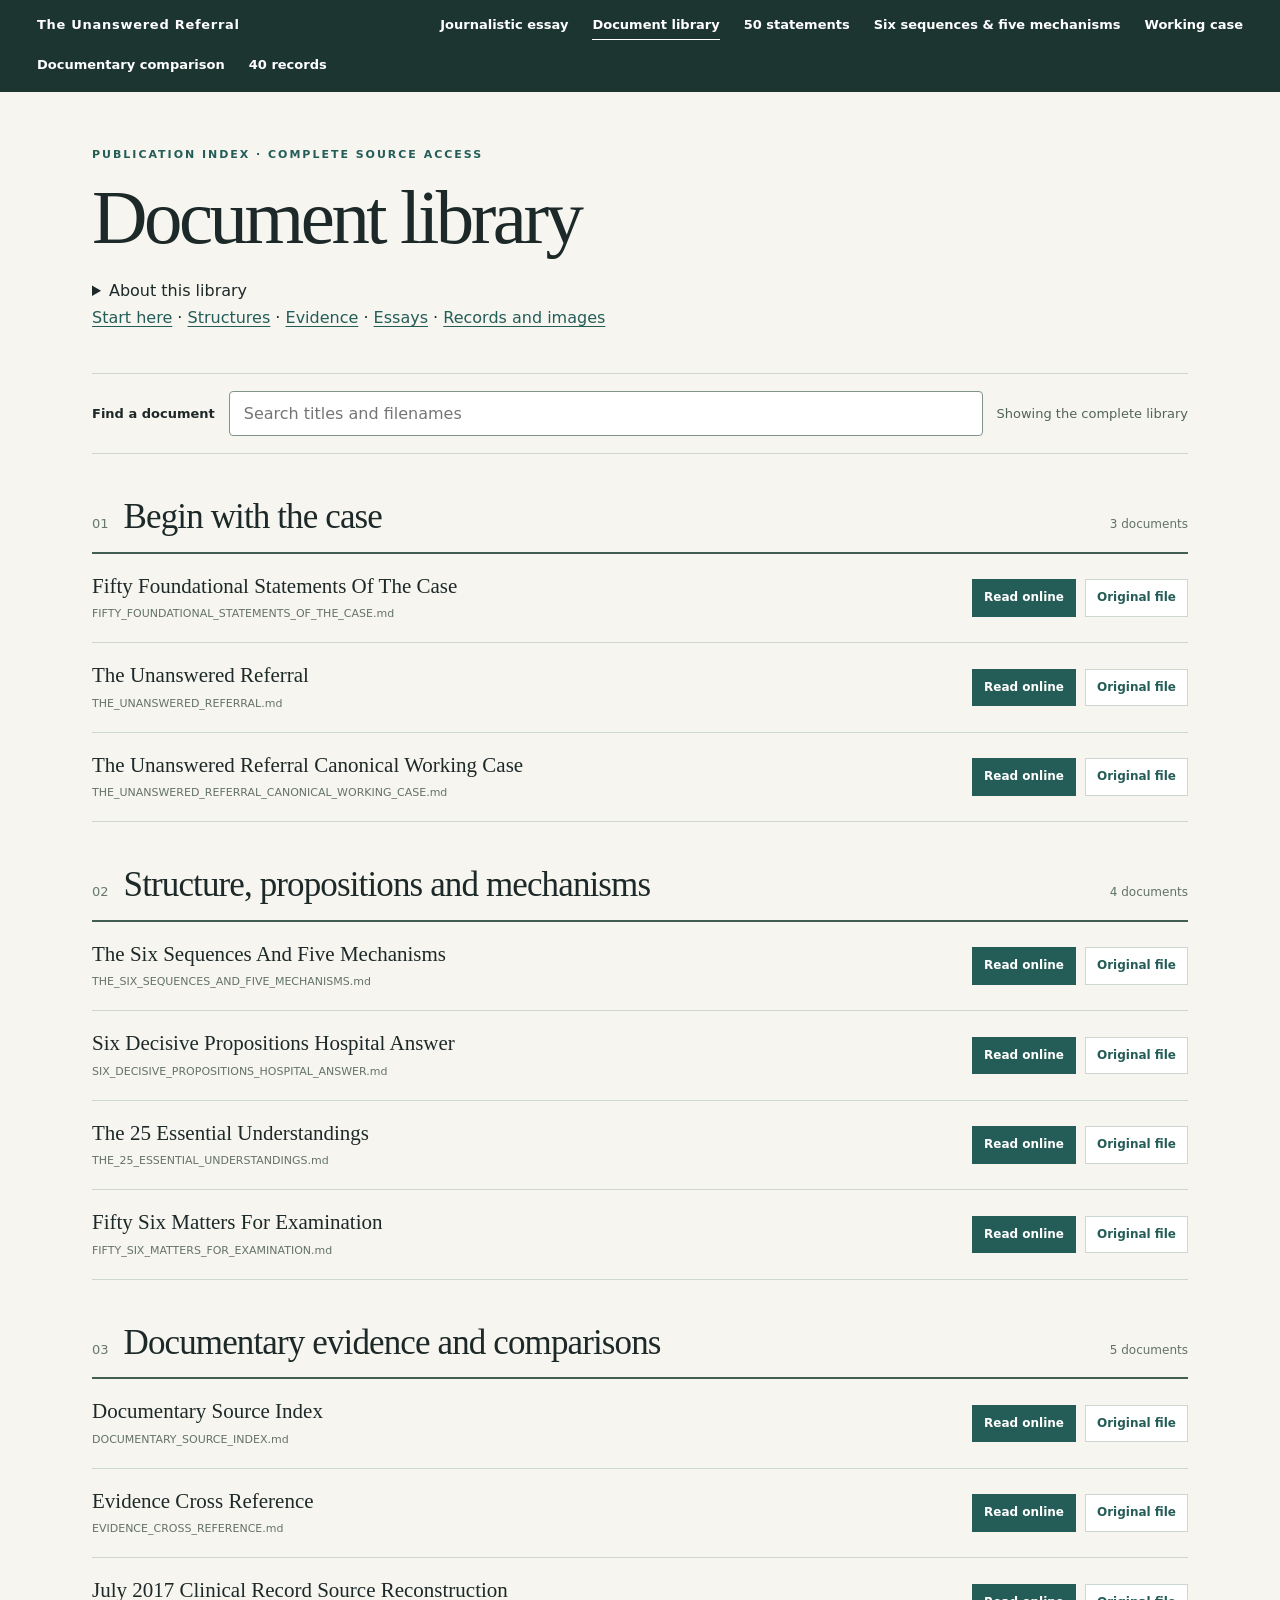
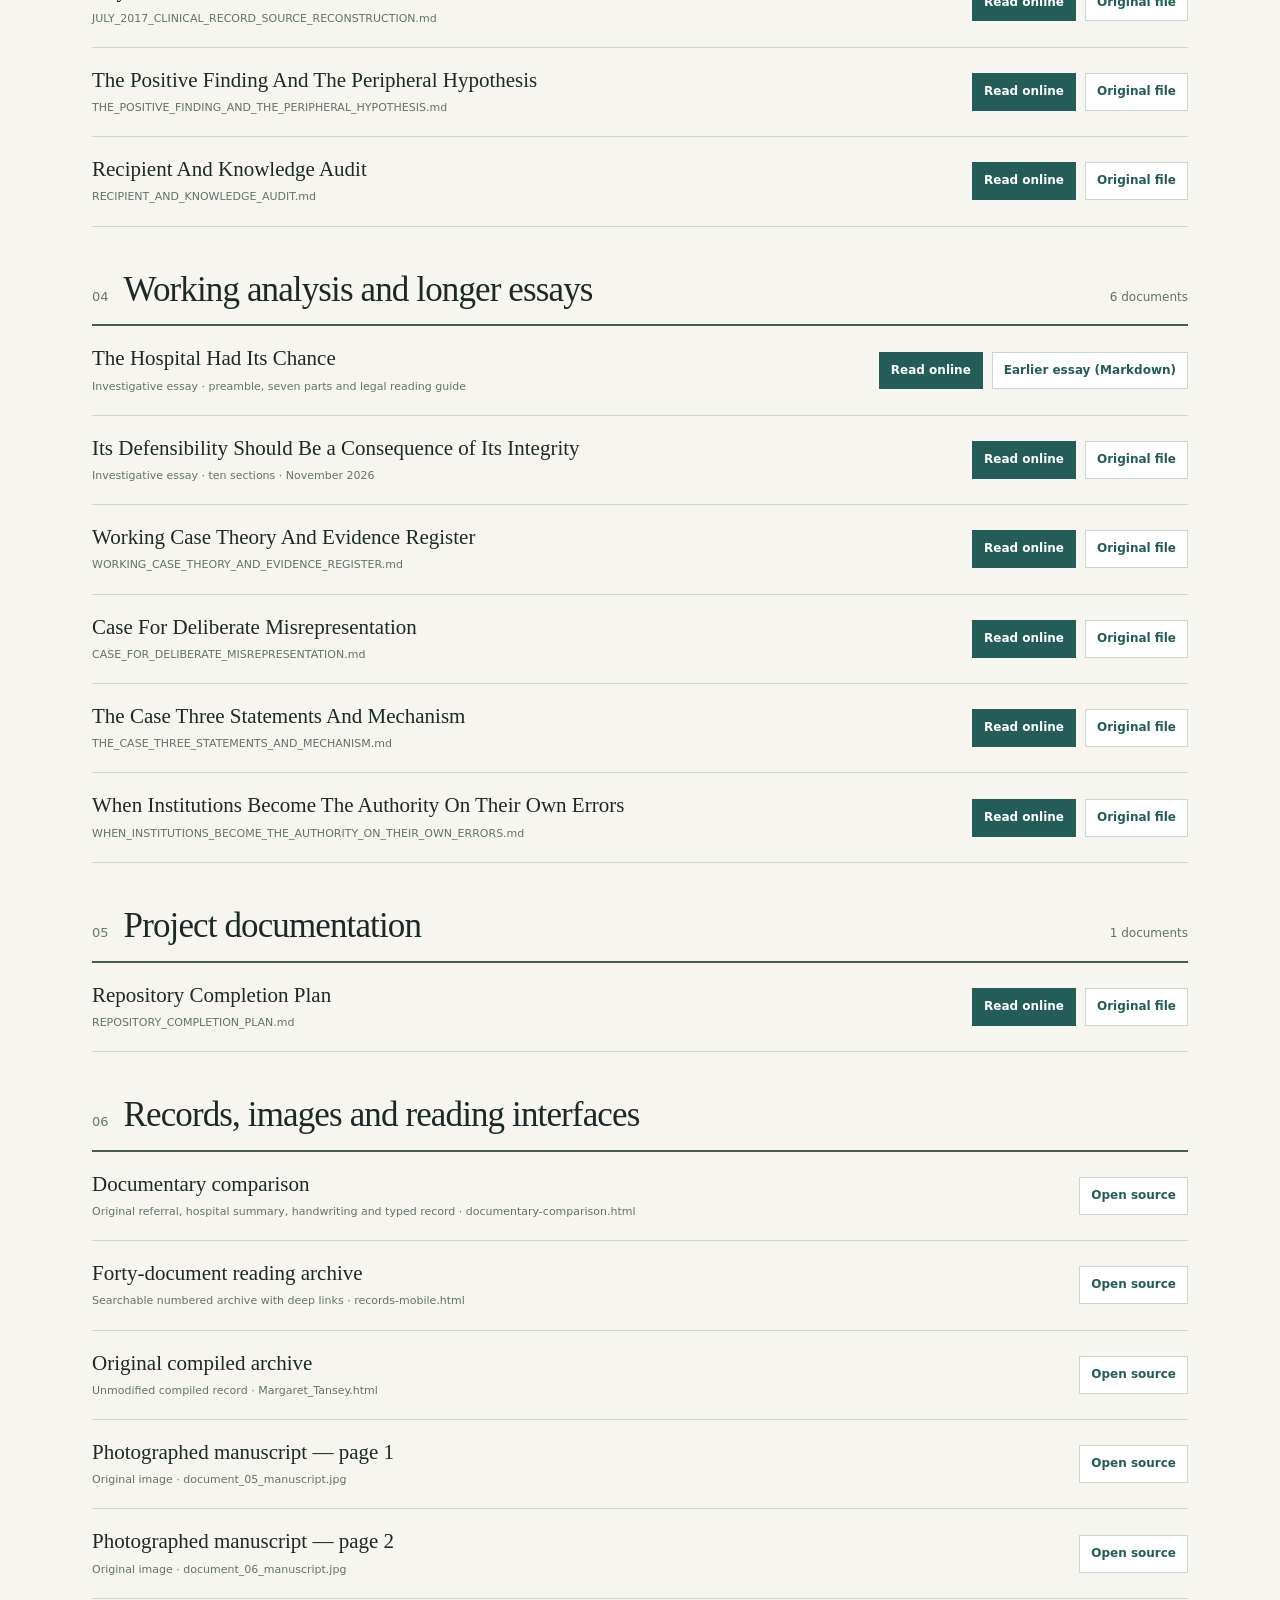
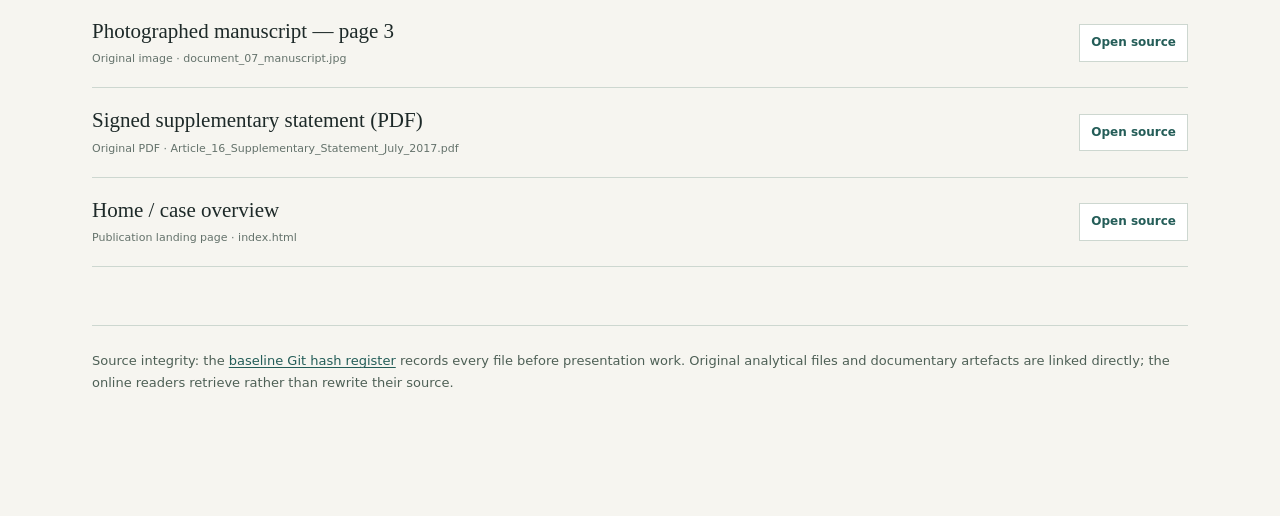
<file: library.html>
<!doctype html><html lang="en"><head><meta charset="utf-8"><meta name="viewport" content="width=device-width,initial-scale=1"><meta name="color-scheme" content="light"><meta name="description" content="Complete document library for The Unanswered Referral. Original analytical texts, source documents, manuscript photographs and archives."><title>Complete document library | The Unanswered Referral</title><link rel="stylesheet" href="publication.css"><script defer src="publication.js"></script><style>
:root{--paper:#f6f5f0;--ink:#1d2928;--line:#cdd7d0;--accent:#245d58}
*{box-sizing:border-box}html{scroll-behavior:smooth}body{margin:0;background:var(--paper);color:var(--ink);font:16px/1.65 system-ui,sans-serif}a{color:var(--accent)}
main{max-width:1140px;margin:auto;padding:54px 22px 110px}.eyebrow{font-size:11px;font-weight:800;letter-spacing:.18em;text-transform:uppercase;color:var(--accent)}h1{font:normal clamp(43px,6vw,78px)/1.05 Georgia,serif;letter-spacing:-.045em;max-width:780px;margin:14px 0 20px}.lead{font:20px/1.5 Georgia,serif;max-width:770px;color:#465650}.hero{border-bottom:1px solid var(--line);padding-bottom:42px}.stats{font-size:13px;color:#52645a}.tools{position:sticky;top:0;z-index:3;background:var(--paper);padding:17px 0;border-bottom:1px solid var(--line);display:flex;align-items:center;gap:14px;flex-wrap:wrap}label{font-weight:700;font-size:13px}input{flex:1;min-width:180px;padding:12px 14px;font:16px system-ui,sans-serif;border:1px solid #81938b;background:white;border-radius:4px}.tools a{font-size:13px}.shelf{padding:42px 0 0;scroll-margin-top:100px}.shelf-title{display:flex;align-items:baseline;gap:15px;border-bottom:2px solid #425e52;padding-bottom:13px}.shelf-title .count{font-size:13px;color:#66796c}.shelf-title h2{font:normal clamp(25px,3vw,35px)/1.22 Georgia,serif;letter-spacing:-.025em;margin:0;flex:1}.shelf-title>span:last-child{font-size:12px;color:#617269}.entry{display:flex;align-items:center;justify-content:space-between;gap:22px;padding:19px 0;border-bottom:1px solid var(--line)}.entry h3{font:normal 21px/1.3 Georgia,serif;margin:0 0 5px}.entry small{display:block;overflow-wrap:anywhere;color:#64726b;font-size:11px}.entry-actions{display:flex;gap:9px;flex-wrap:wrap;flex-shrink:0}.entry-actions a{display:inline-block;border:1px solid var(--line);padding:8px 11px;text-decoration:none;font-weight:650;font-size:12px;background:white}.entry-actions a:first-child{background:#245d58;color:white;border-color:#245d58}.entry-actions a:hover{text-decoration:underline}.entry[hidden],.shelf[hidden]{display:none}#results{font-size:13px;color:#52645a}.bottom{margin-top:58px;padding-top:24px;border-top:1px solid var(--line);font-size:13px;color:#4e6056}#other .entry-actions a:first-child{background:white;color:var(--accent);border-color:var(--line)}
@media(max-width:650px){main{padding:32px 17px 65px}.entry{display:block}.entry-actions{margin-top:13px}.shelf-title{gap:8px}.shelf-title>span:last-child{display:none}}
@media print{.tools{position:static}.entry{break-inside:avoid}.entry-actions a{color:black!important;background:none!important;border:0!important;padding:3px!important}}
</style></head><body class="library-page"><main id="publication-main"><header class="hero"><div class="eyebrow">Publication index · Complete source access</div><h1>Document library</h1><details><summary>About this library</summary><p>Original documents remain accessible alongside their reading interfaces.</p><p>The organising allegation is the substitution of documentary defensibility for genuine medicine. <a href="journalistic-essay.html#legal-reading-guide">Read the essay's legal reading guide</a> to understand how the foundations, sequences and mechanisms connect to the original evidence. <a href="index.html#gravity-statement">Read the gravest allegation</a>.</p></details><nav aria-label="Library categories"><a href="#group-1">Start here</a> · <a href="#group-2">Structures</a> · <a href="#group-3">Evidence</a> · <a href="#group-4">Essays</a> · <a href="#other">Records and images</a></nav></header><div class="tools"><label for="library-search">Find a document</label><input type="search" id="library-search" placeholder="Search titles and filenames" autocomplete="off" aria-describedby="results"><span id="results" role="status" aria-live="polite">Showing the complete library</span></div><section class="shelf" id="group-1"><div class="shelf-title"><span class="count">01</span><h2>Begin with the case</h2><span>3 documents</span></div><div class="list"><article class="entry" data-search="fifty foundational statements of the case fifty_foundational_statements_of_the_case.md"><div><h3>Fifty Foundational Statements Of The Case</h3><small>FIFTY_FOUNDATIONAL_STATEMENTS_OF_THE_CASE.md</small></div><div class="entry-actions"><a href="supporting.html?document=foundations">Read online</a><a href="FIFTY_FOUNDATIONAL_STATEMENTS_OF_THE_CASE.md">Original file</a></div></article><article class="entry" data-search="the unanswered referral the_unanswered_referral.md"><div><h3>The Unanswered Referral</h3><small>THE_UNANSWERED_REFERRAL.md</small></div><div class="entry-actions"><a href="reader.html?file=THE_UNANSWERED_REFERRAL.md">Read online</a><a href="THE_UNANSWERED_REFERRAL.md">Original file</a></div></article><article class="entry" data-search="the unanswered referral canonical working case the_unanswered_referral_canonical_working_case.md"><div><h3>The Unanswered Referral Canonical Working Case</h3><small>THE_UNANSWERED_REFERRAL_CANONICAL_WORKING_CASE.md</small></div><div class="entry-actions"><a href="reader.html?file=THE_UNANSWERED_REFERRAL_CANONICAL_WORKING_CASE.md">Read online</a><a href="THE_UNANSWERED_REFERRAL_CANONICAL_WORKING_CASE.md">Original file</a></div></article></div></section><section class="shelf" id="group-2"><div class="shelf-title"><span class="count">02</span><h2>Structure, propositions and mechanisms</h2><span>4 documents</span></div><div class="list"><article class="entry" data-search="the six sequences and five mechanisms the_six_sequences_and_five_mechanisms.md"><div><h3>The Six Sequences And Five Mechanisms</h3><small>THE_SIX_SEQUENCES_AND_FIVE_MECHANISMS.md</small></div><div class="entry-actions"><a href="supporting.html?document=sequences">Read online</a><a href="THE_SIX_SEQUENCES_AND_FIVE_MECHANISMS.md">Original file</a></div></article><article class="entry" data-search="six decisive propositions hospital answer six_decisive_propositions_hospital_answer.md"><div><h3>Six Decisive Propositions Hospital Answer</h3><small>SIX_DECISIVE_PROPOSITIONS_HOSPITAL_ANSWER.md</small></div><div class="entry-actions"><a href="supporting.html?document=six">Read online</a><a href="SIX_DECISIVE_PROPOSITIONS_HOSPITAL_ANSWER.md">Original file</a></div></article><article class="entry" data-search="the 25 essential understandings the_25_essential_understandings.md"><div><h3>The 25 Essential Understandings</h3><small>THE_25_ESSENTIAL_UNDERSTANDINGS.md</small></div><div class="entry-actions"><a href="supporting.html?document=twentyfive">Read online</a><a href="THE_25_ESSENTIAL_UNDERSTANDINGS.md">Original file</a></div></article><article class="entry" data-search="fifty six matters for examination fifty_six_matters_for_examination.md"><div><h3>Fifty Six Matters For Examination</h3><small>FIFTY_SIX_MATTERS_FOR_EXAMINATION.md</small></div><div class="entry-actions"><a href="supporting.html?document=fiftysix">Read online</a><a href="FIFTY_SIX_MATTERS_FOR_EXAMINATION.md">Original file</a></div></article></div></section><section class="shelf" id="group-3"><div class="shelf-title"><span class="count">03</span><h2>Documentary evidence and comparisons</h2><span>5 documents</span></div><div class="list"><article class="entry" data-search="documentary source index documentary_source_index.md"><div><h3>Documentary Source Index</h3><small>DOCUMENTARY_SOURCE_INDEX.md</small></div><div class="entry-actions"><a href="reader.html?file=DOCUMENTARY_SOURCE_INDEX.md">Read online</a><a href="DOCUMENTARY_SOURCE_INDEX.md">Original file</a></div></article><article class="entry" data-search="evidence cross reference evidence_cross_reference.md"><div><h3>Evidence Cross Reference</h3><small>EVIDENCE_CROSS_REFERENCE.md</small></div><div class="entry-actions"><a href="supporting.html?document=crosswalk">Read online</a><a href="EVIDENCE_CROSS_REFERENCE.md">Original file</a></div></article><article class="entry" data-search="july 2017 clinical record source reconstruction july_2017_clinical_record_source_reconstruction.md"><div><h3>July 2017 Clinical Record Source Reconstruction</h3><small>JULY_2017_CLINICAL_RECORD_SOURCE_RECONSTRUCTION.md</small></div><div class="entry-actions"><a href="reader.html?file=JULY_2017_CLINICAL_RECORD_SOURCE_RECONSTRUCTION.md">Read online</a><a href="JULY_2017_CLINICAL_RECORD_SOURCE_RECONSTRUCTION.md">Original file</a></div></article><article class="entry" data-search="the positive finding and the peripheral hypothesis the_positive_finding_and_the_peripheral_hypothesis.md"><div><h3>The Positive Finding And The Peripheral Hypothesis</h3><small>THE_POSITIVE_FINDING_AND_THE_PERIPHERAL_HYPOTHESIS.md</small></div><div class="entry-actions"><a href="reader.html?file=THE_POSITIVE_FINDING_AND_THE_PERIPHERAL_HYPOTHESIS.md">Read online</a><a href="THE_POSITIVE_FINDING_AND_THE_PERIPHERAL_HYPOTHESIS.md">Original file</a></div></article><article class="entry" data-search="recipient and knowledge audit recipient_and_knowledge_audit.md"><div><h3>Recipient And Knowledge Audit</h3><small>RECIPIENT_AND_KNOWLEDGE_AUDIT.md</small></div><div class="entry-actions"><a href="supporting.html?document=audit">Read online</a><a href="RECIPIENT_AND_KNOWLEDGE_AUDIT.md">Original file</a></div></article></div></section><section class="shelf" id="group-4"><div class="shelf-title"><span class="count">04</span><h2>Working analysis and longer essays</h2><span>6 documents</span></div><div class="list"><article class="entry" data-search="journalistic essay the hospital had its chance"><div><h3>The Hospital Had Its Chance</h3><small>Investigative essay · preamble, seven parts and legal reading guide</small></div><div class="entry-actions"><a href="journalistic-essay.html">Read online</a><a href="the_unanswered_referral_essay.md">Earlier essay (Markdown)</a></div></article><article class="entry" data-search="integrity defensibility double inversion its_defensibility_should_be_a_consequence_of_its_integrity.md"><div><h3>Its Defensibility Should Be a Consequence of Its Integrity</h3><small>Investigative essay · ten sections · November 2026</small></div><div class="entry-actions"><a href="integrity-essay.html">Read online</a><a href="ITS_DEFENSIBILITY_SHOULD_BE_A_CONSEQUENCE_OF_ITS_INTEGRITY.md">Original file</a></div></article><article class="entry" data-search="working case theory and evidence register working_case_theory_and_evidence_register.md"><div><h3>Working Case Theory And Evidence Register</h3><small>WORKING_CASE_THEORY_AND_EVIDENCE_REGISTER.md</small></div><div class="entry-actions"><a href="supporting.html?document=workingcase">Read online</a><a href="WORKING_CASE_THEORY_AND_EVIDENCE_REGISTER.md">Original file</a></div></article><article class="entry" data-search="case for deliberate misrepresentation case_for_deliberate_misrepresentation.md"><div><h3>Case For Deliberate Misrepresentation</h3><small>CASE_FOR_DELIBERATE_MISREPRESENTATION.md</small></div><div class="entry-actions"><a href="reader.html?file=CASE_FOR_DELIBERATE_MISREPRESENTATION.md">Read online</a><a href="CASE_FOR_DELIBERATE_MISREPRESENTATION.md">Original file</a></div></article><article class="entry" data-search="the case three statements and mechanism the_case_three_statements_and_mechanism.md"><div><h3>The Case Three Statements And Mechanism</h3><small>THE_CASE_THREE_STATEMENTS_AND_MECHANISM.md</small></div><div class="entry-actions"><a href="supporting.html?document=philosophy">Read online</a><a href="THE_CASE_THREE_STATEMENTS_AND_MECHANISM.md">Original file</a></div></article><article class="entry" data-search="when institutions become the authority on their own errors when_institutions_become_the_authority_on_their_own_errors.md"><div><h3>When Institutions Become The Authority On Their Own Errors</h3><small>WHEN_INSTITUTIONS_BECOME_THE_AUTHORITY_ON_THEIR_OWN_ERRORS.md</small></div><div class="entry-actions"><a href="supporting.html?document=institutional">Read online</a><a href="WHEN_INSTITUTIONS_BECOME_THE_AUTHORITY_ON_THEIR_OWN_ERRORS.md">Original file</a></div></article></div></section><section class="shelf" id="group-5"><div class="shelf-title"><span class="count">05</span><h2>Project documentation</h2><span>1 documents</span></div><div class="list"><article class="entry" data-search="repository completion plan repository_completion_plan.md"><div><h3>Repository Completion Plan</h3><small>REPOSITORY_COMPLETION_PLAN.md</small></div><div class="entry-actions"><a href="reader.html?file=REPOSITORY_COMPLETION_PLAN.md">Read online</a><a href="REPOSITORY_COMPLETION_PLAN.md">Original file</a></div></article></div></section><section class="shelf" id="other"><div class="shelf-title"><span class="count">06</span><h2>Records, images and reading interfaces</h2></div><div class="list"><article class="entry" data-search="documentary comparison documentary-comparison.html original referral, hospital summary, handwriting and typed record"><div><h3>Documentary comparison</h3><small>Original referral, hospital summary, handwriting and typed record · documentary-comparison.html</small></div><div class="entry-actions"><a href="documentary-comparison.html">Open source</a></div></article><article class="entry" data-search="forty-document reading archive records-mobile.html searchable numbered archive with deep links"><div><h3>Forty-document reading archive</h3><small>Searchable numbered archive with deep links · records-mobile.html</small></div><div class="entry-actions"><a href="records-mobile.html">Open source</a></div></article><article class="entry" data-search="original compiled archive margaret_tansey.html unmodified compiled record"><div><h3>Original compiled archive</h3><small>Unmodified compiled record · Margaret_Tansey.html</small></div><div class="entry-actions"><a href="Margaret_Tansey.html">Open source</a></div></article><article class="entry" data-search="photographed manuscript — page 1 document_05_manuscript.jpg original image"><div><h3>Photographed manuscript — page 1</h3><small>Original image · document_05_manuscript.jpg</small></div><div class="entry-actions"><a href="document_05_manuscript.jpg">Open source</a></div></article><article class="entry" data-search="photographed manuscript — page 2 document_06_manuscript.jpg original image"><div><h3>Photographed manuscript — page 2</h3><small>Original image · document_06_manuscript.jpg</small></div><div class="entry-actions"><a href="document_06_manuscript.jpg">Open source</a></div></article><article class="entry" data-search="photographed manuscript — page 3 document_07_manuscript.jpg original image"><div><h3>Photographed manuscript — page 3</h3><small>Original image · document_07_manuscript.jpg</small></div><div class="entry-actions"><a href="document_07_manuscript.jpg">Open source</a></div></article><article class="entry" data-search="signed supplementary statement (pdf) article_16_supplementary_statement_july_2017.pdf original pdf"><div><h3>Signed supplementary statement (PDF)</h3><small>Original PDF · Article_16_Supplementary_Statement_July_2017.pdf</small></div><div class="entry-actions"><a href="Article_16_Supplementary_Statement_July_2017.pdf">Open source</a></div></article><article class="entry" data-search="home / case overview index.html publication landing page"><div><h3>Home / case overview</h3><small>Publication landing page · index.html</small></div><div class="entry-actions"><a href="index.html">Open source</a></div></article></div></section><p class="bottom">Source integrity: the <a href="SOURCE_PRESERVATION_REGISTER.md">baseline Git hash register</a> records every file before presentation work. Original analytical files and documentary artefacts are linked directly; the online readers retrieve rather than rewrite their source.</p></main><script>
(function(){var input=document.getElementById('library-search'),status=document.getElementById('results'),entries=Array.from(document.querySelectorAll('.entry'));input.addEventListener('input',function(){var q=input.value.trim().toLocaleLowerCase(),n=0;entries.forEach(function(el){var ok=el.dataset.search.includes(q);el.hidden=!ok;if(ok)n++});document.querySelectorAll('.shelf').forEach(function(s){s.hidden=!s.querySelector('.entry:not([hidden])')});status.textContent=n+' of '+entries.length+' items shown'});})();
</script></body></html>
</file>
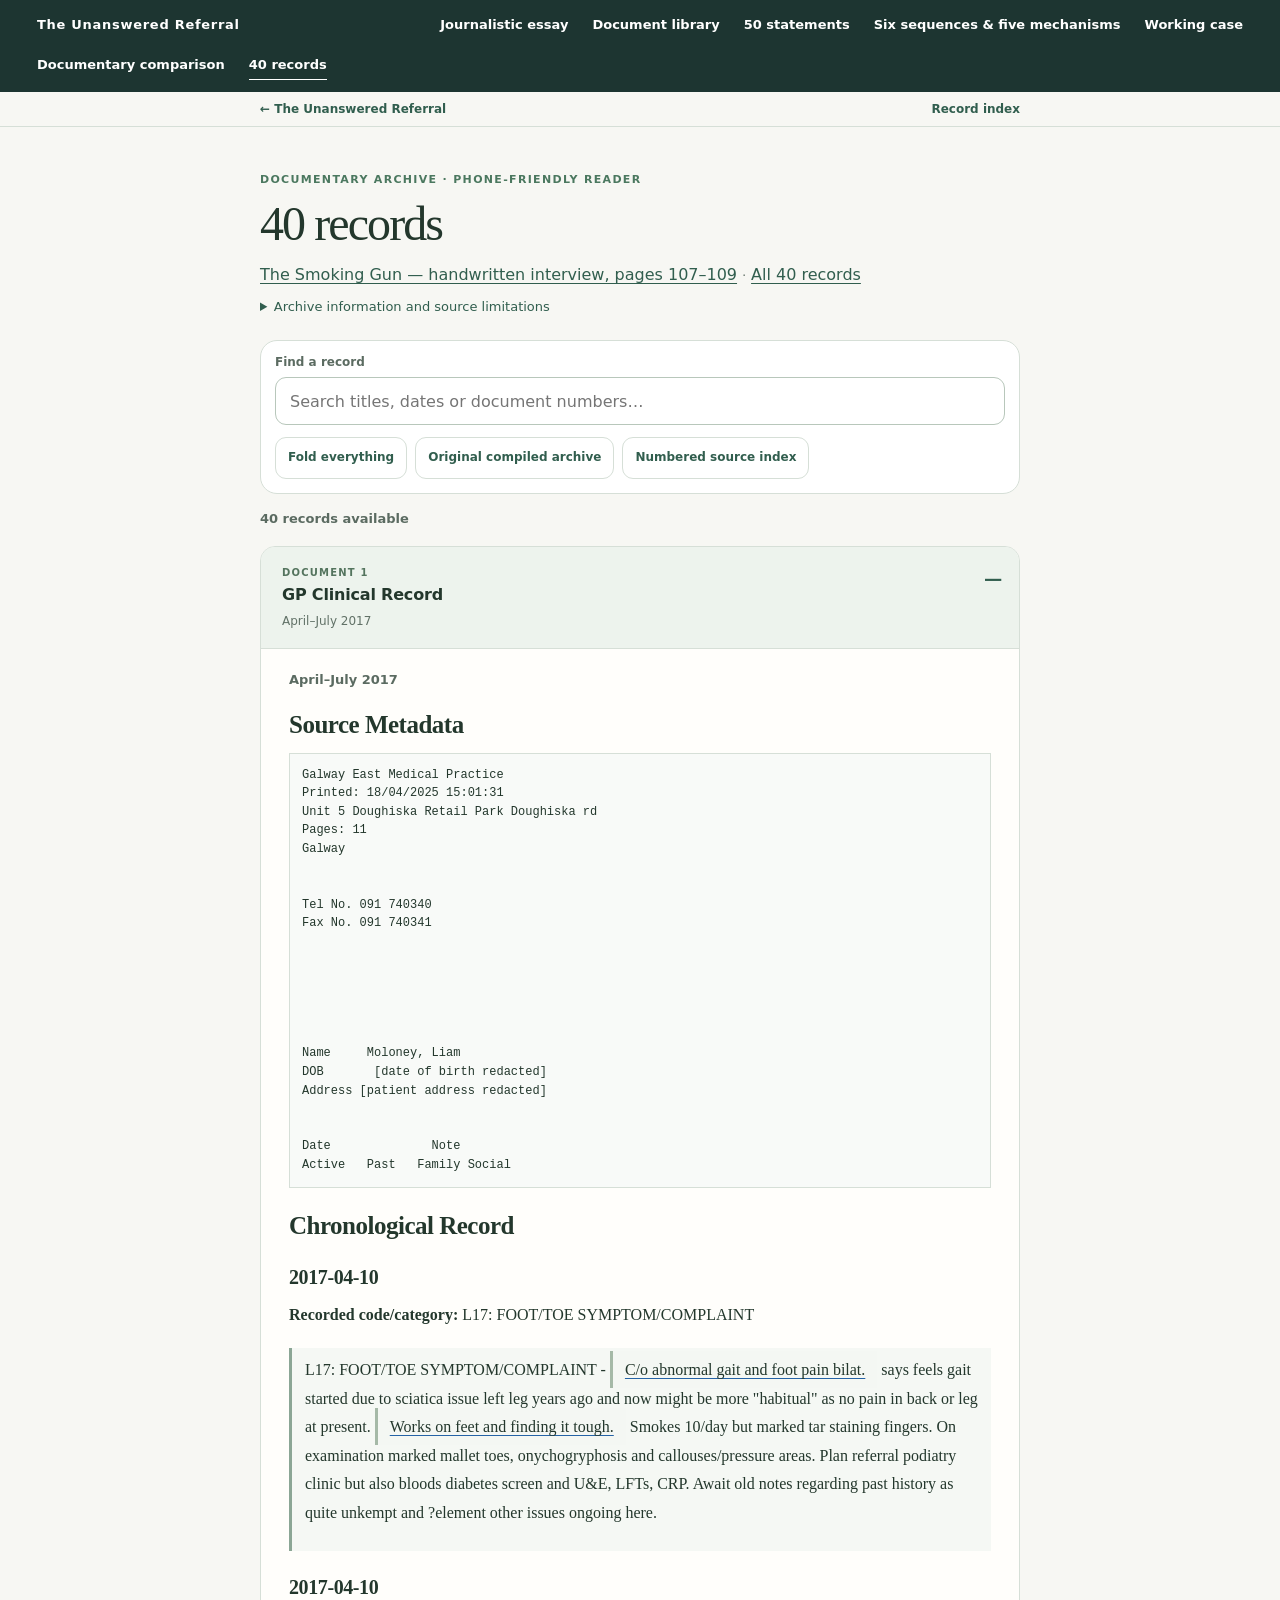
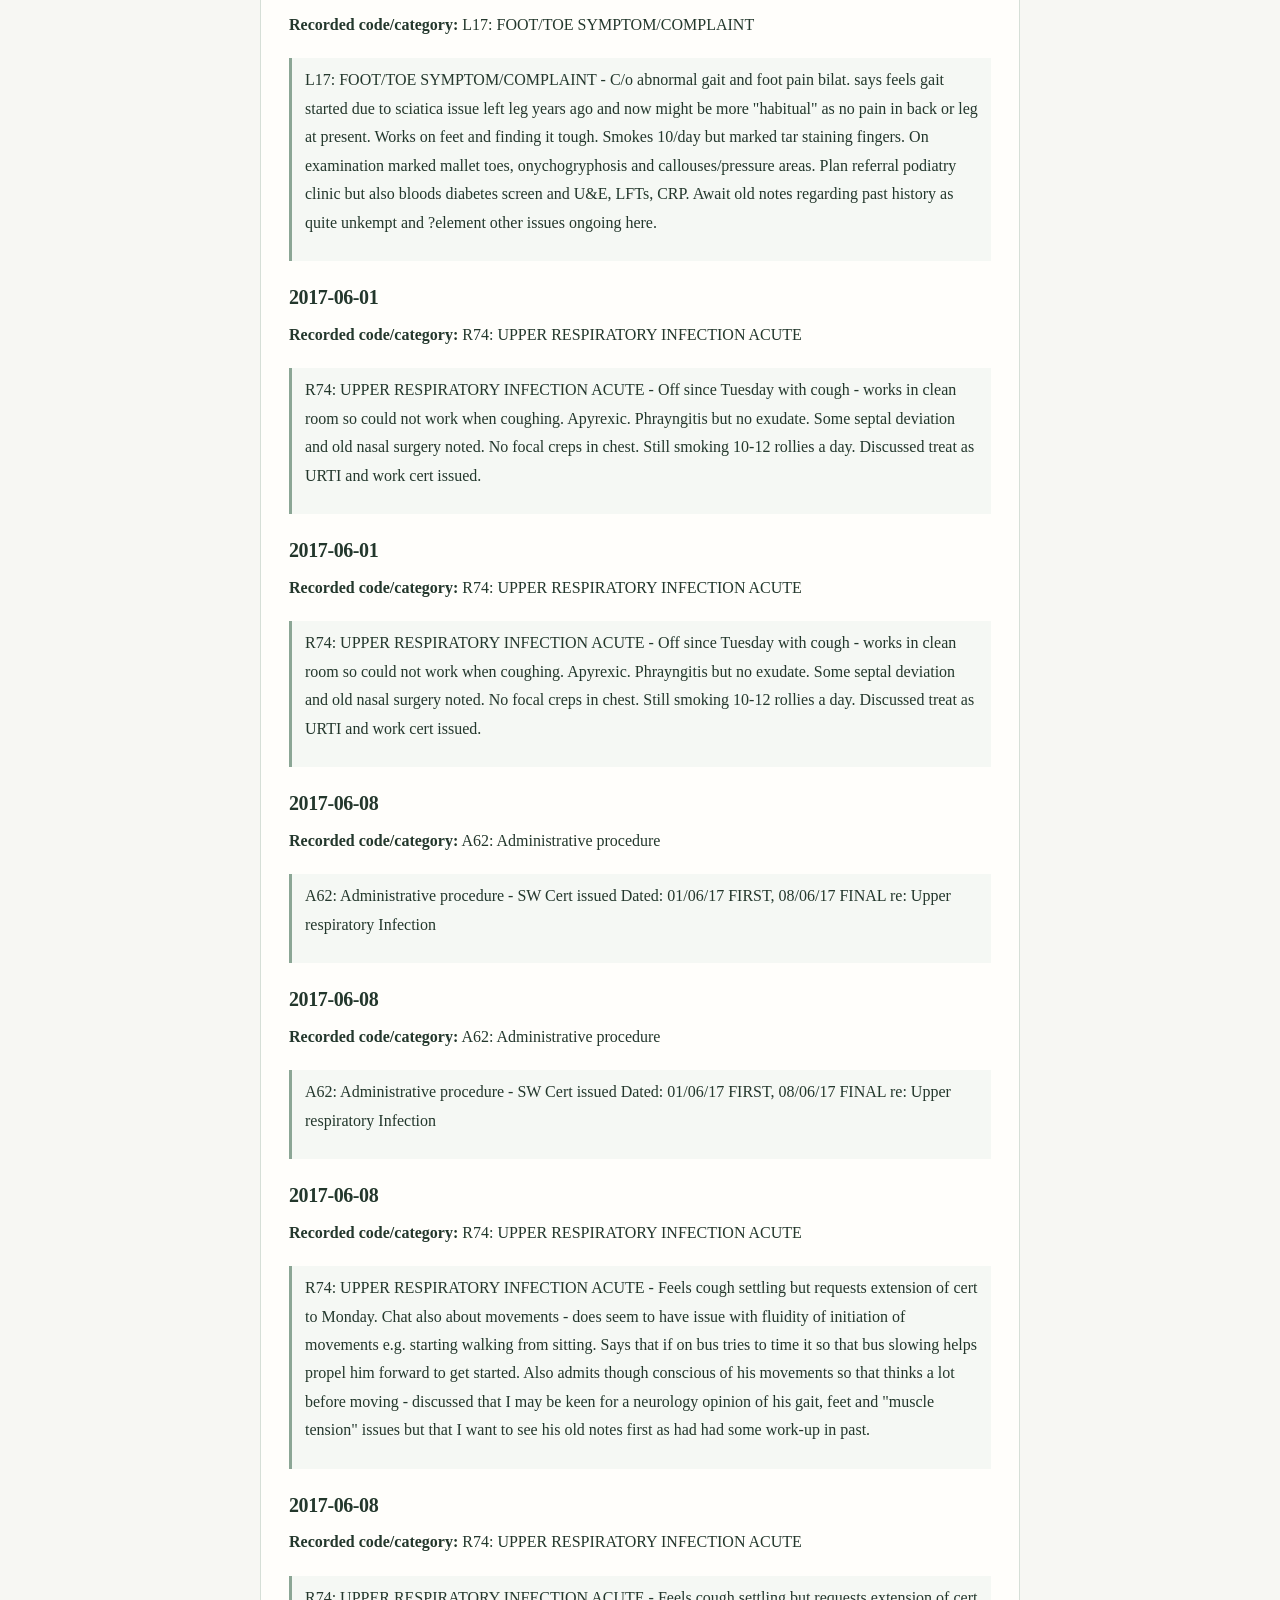
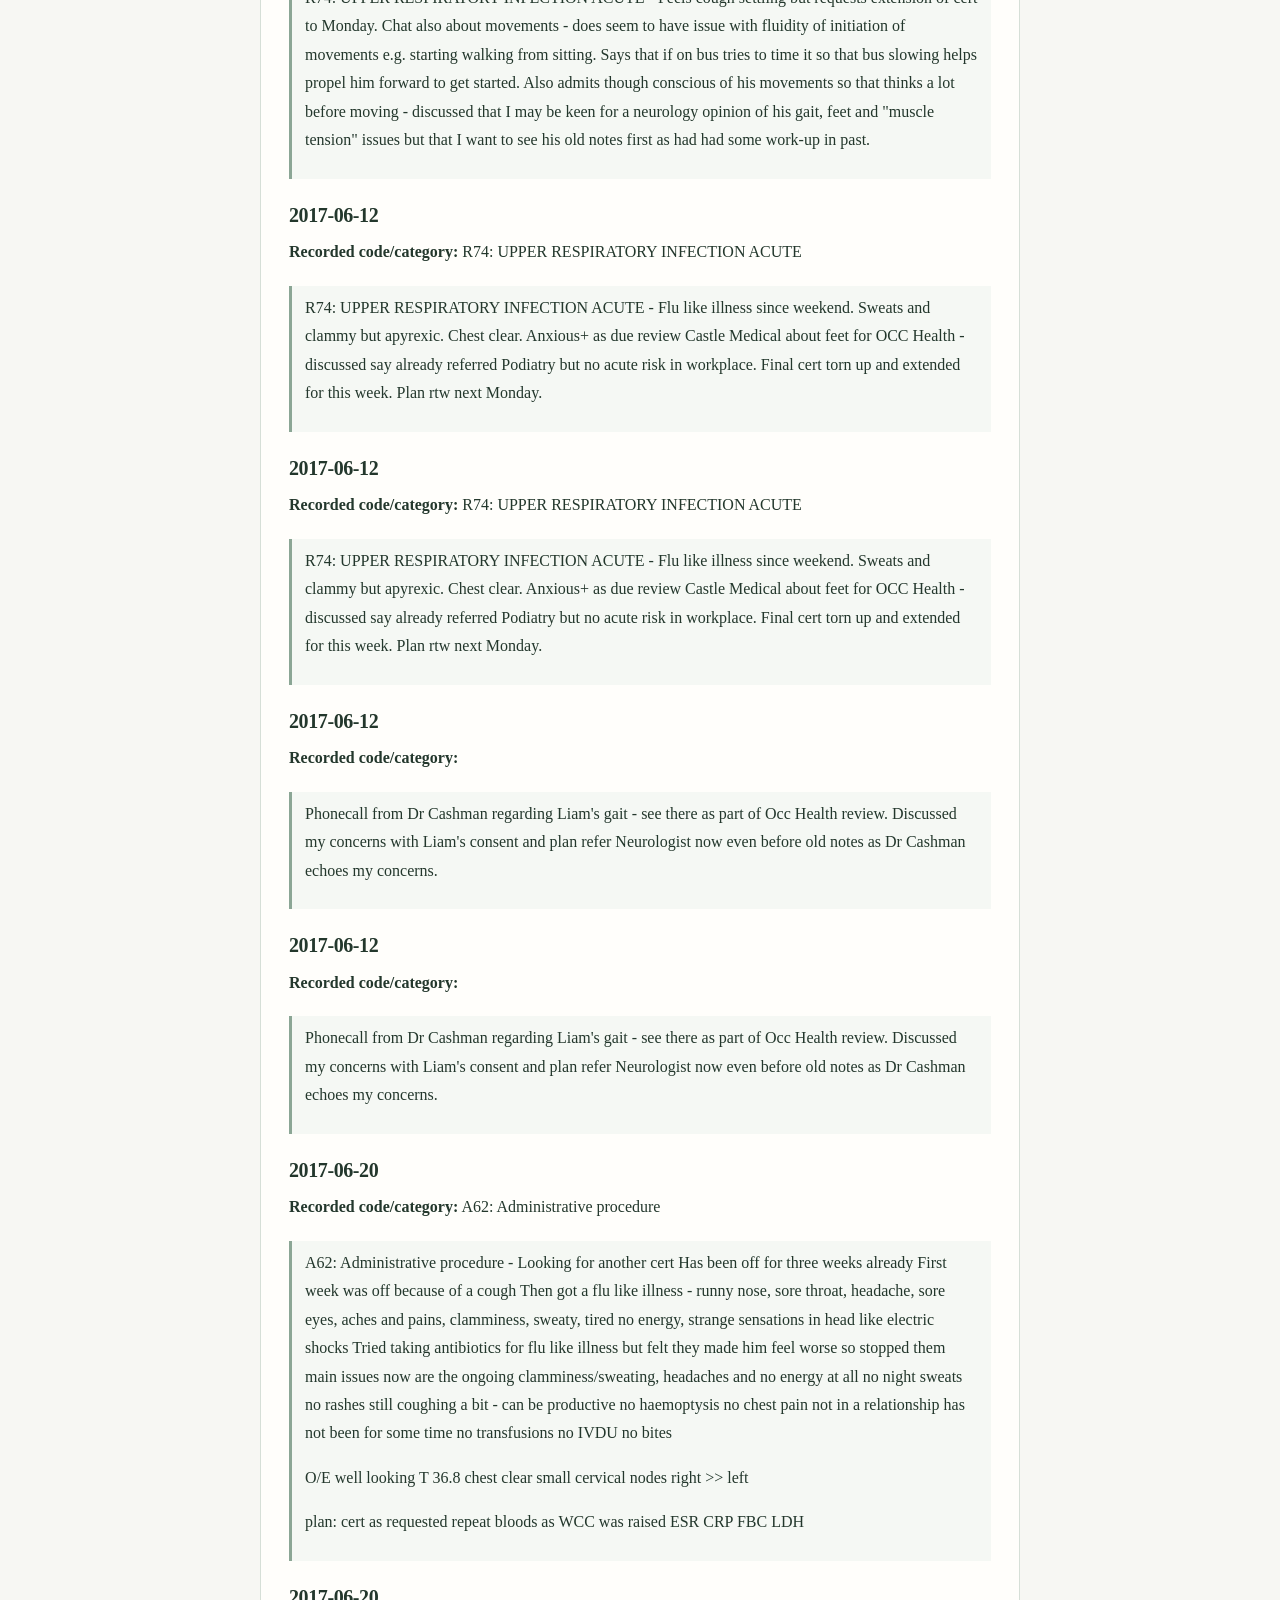
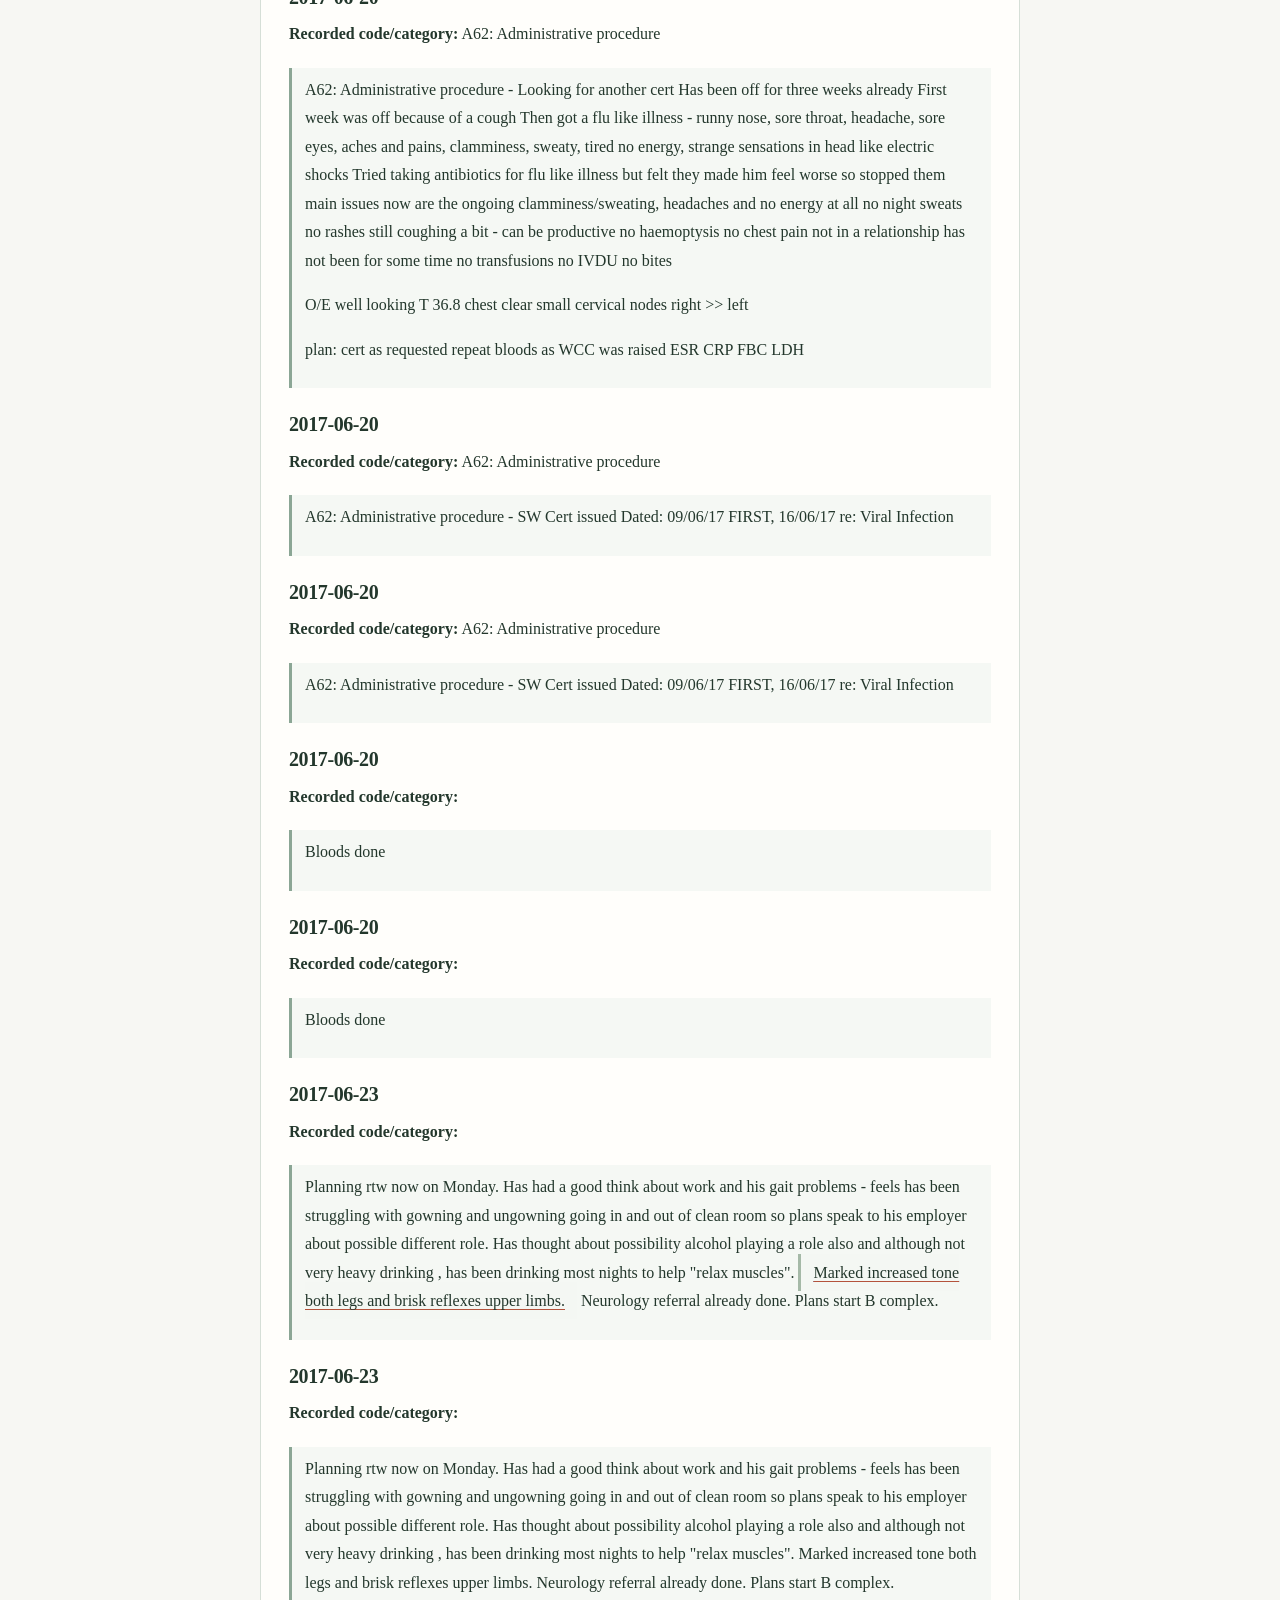
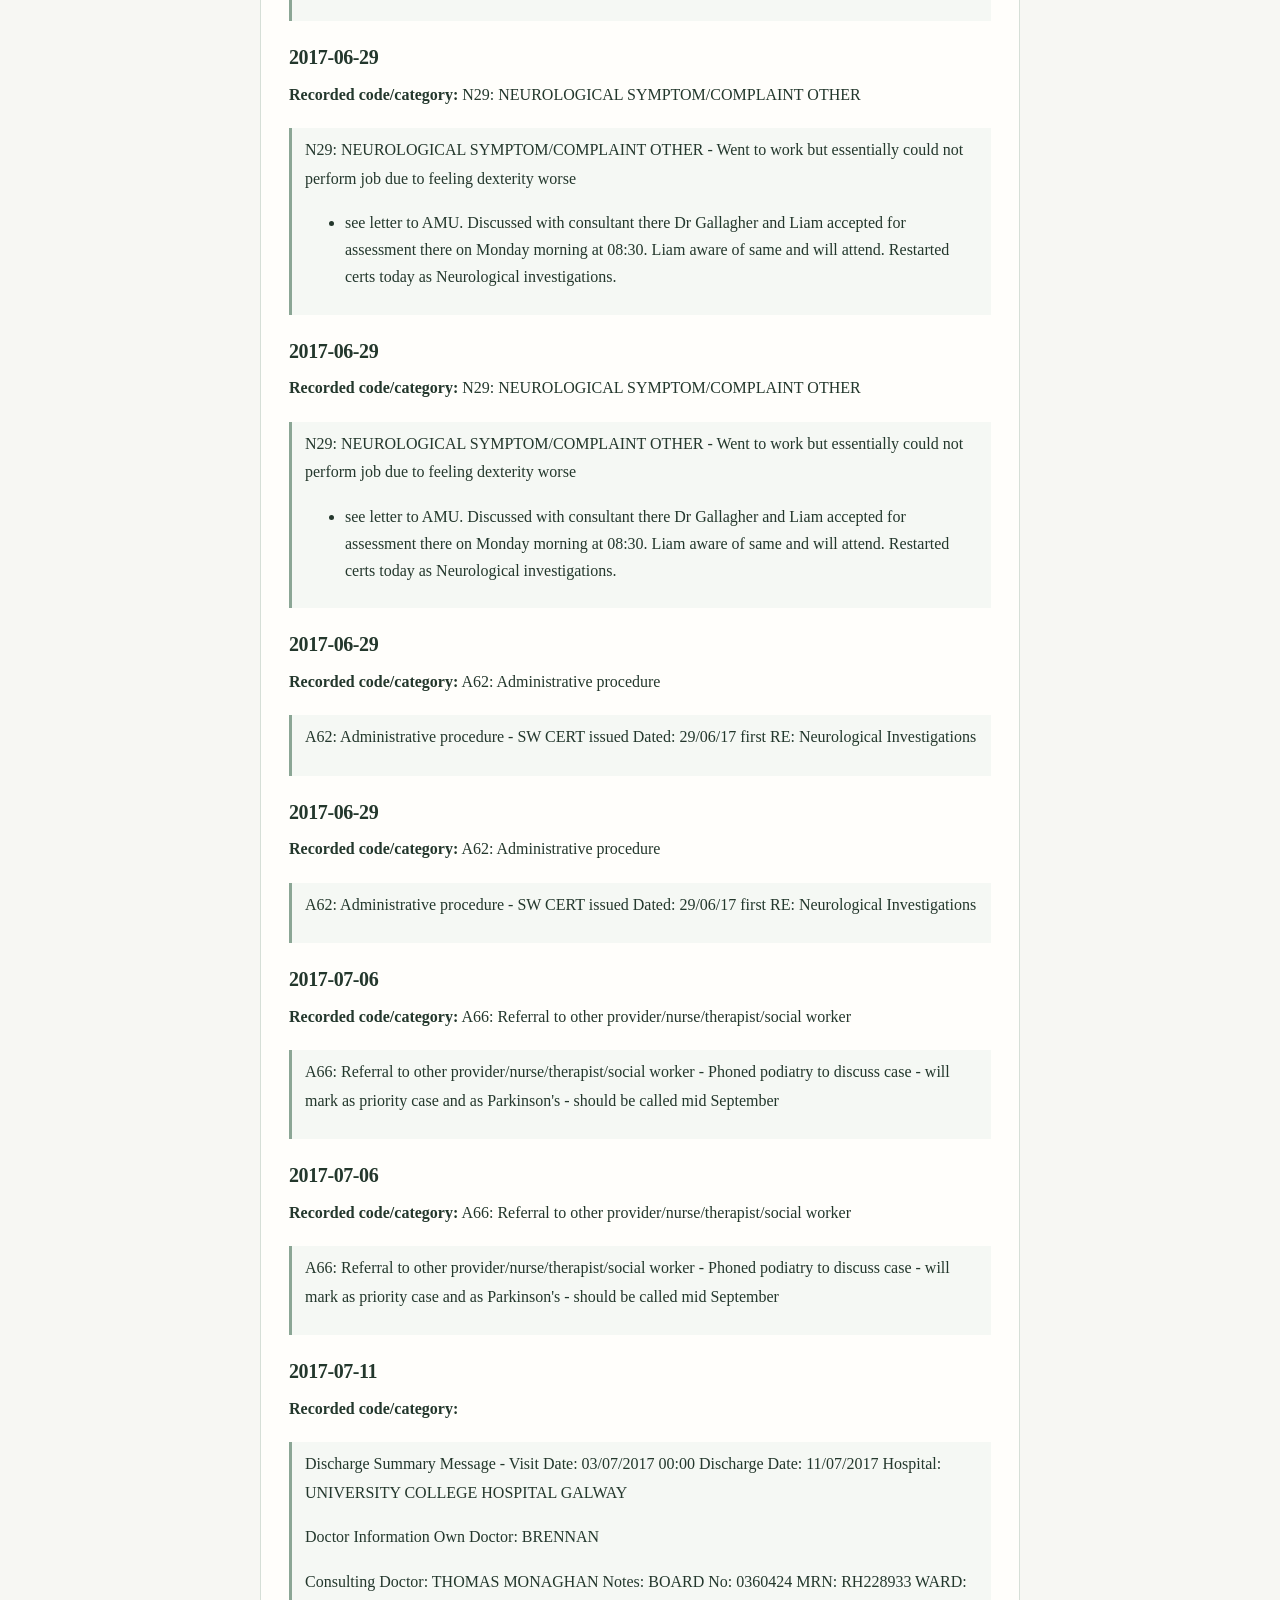
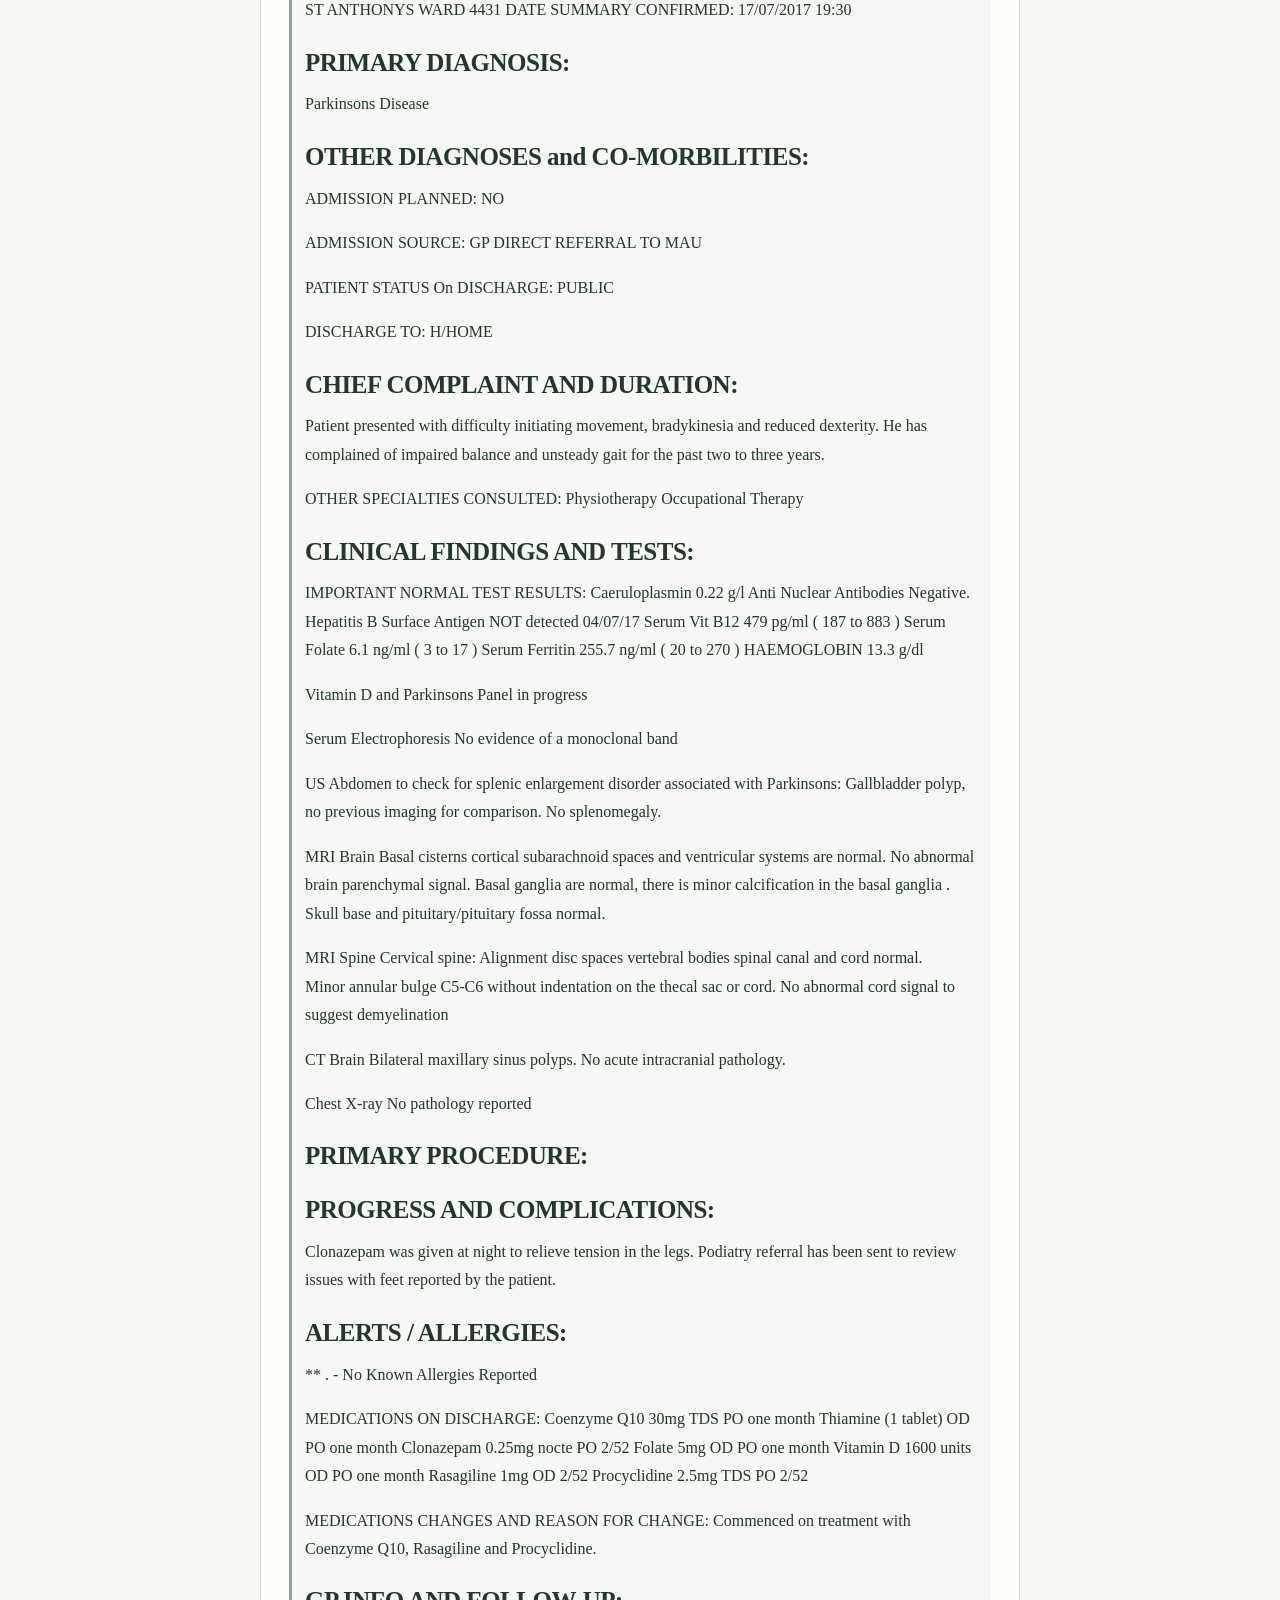
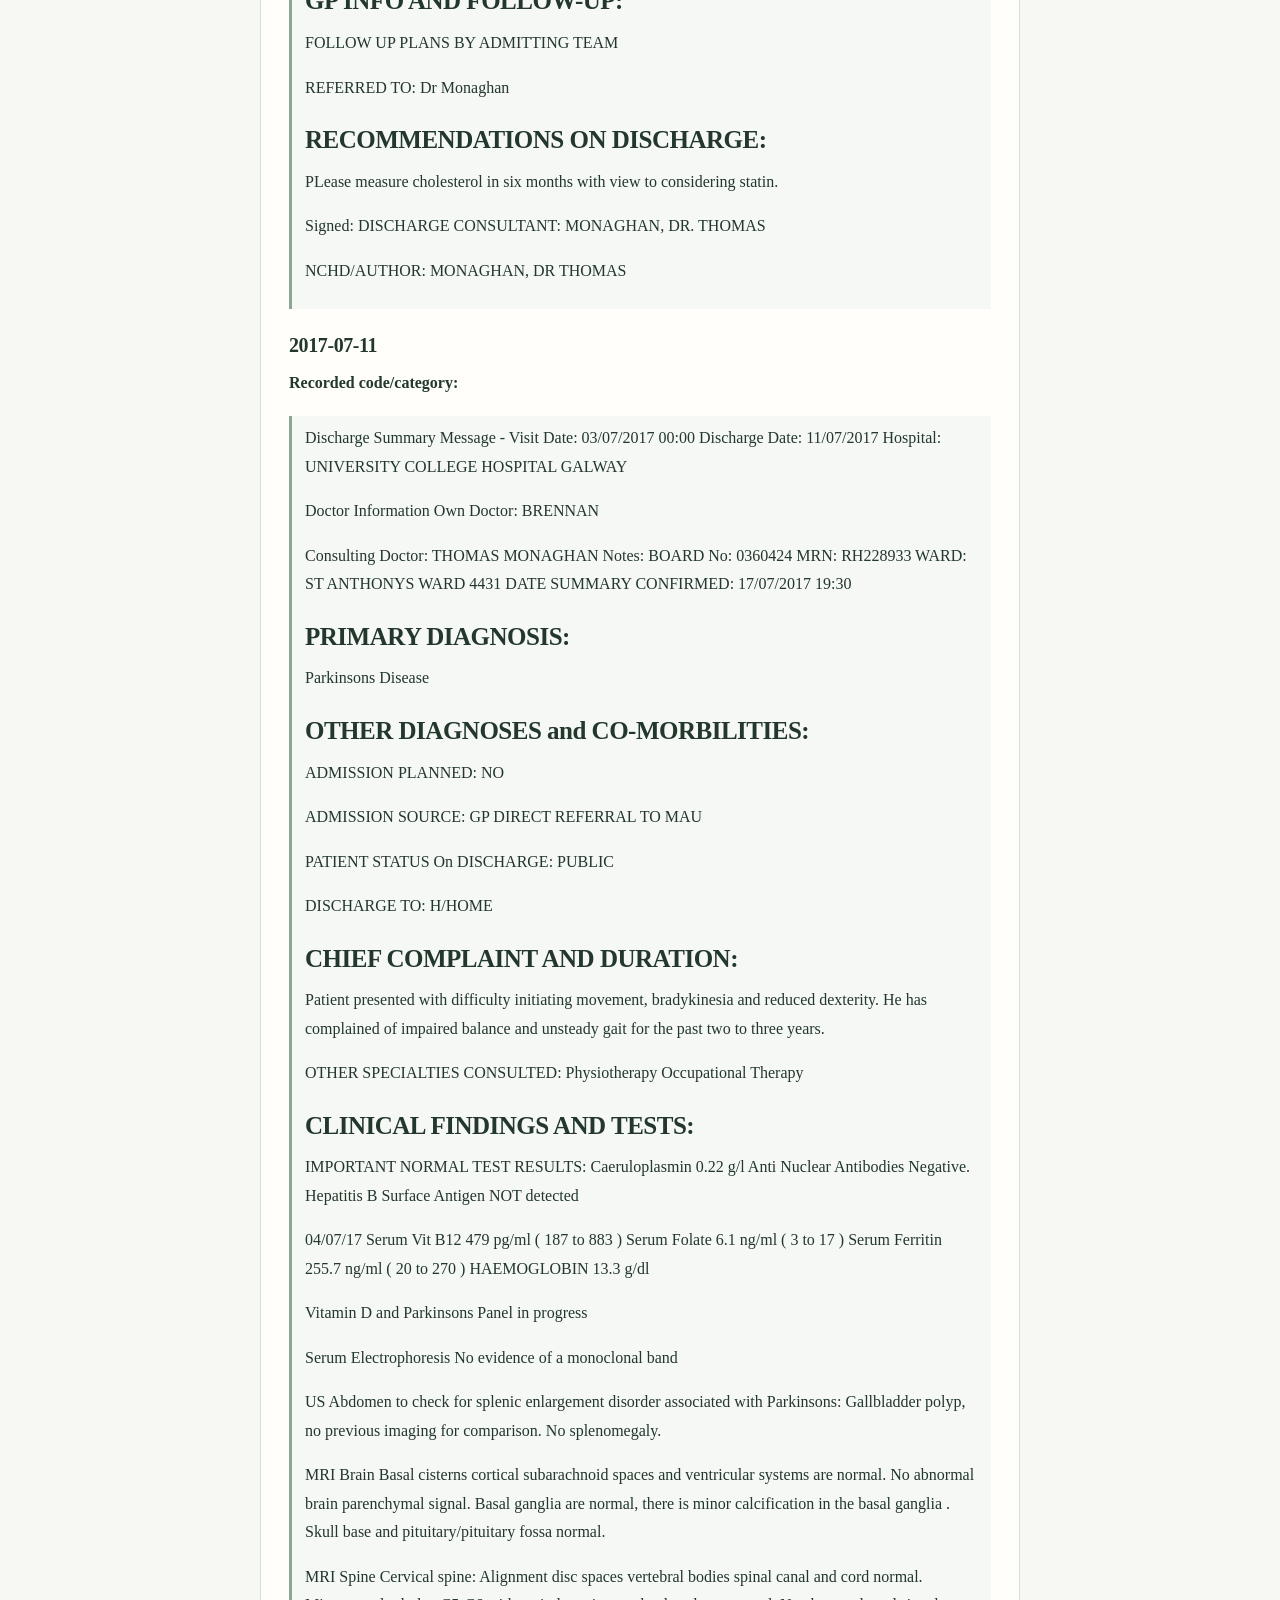
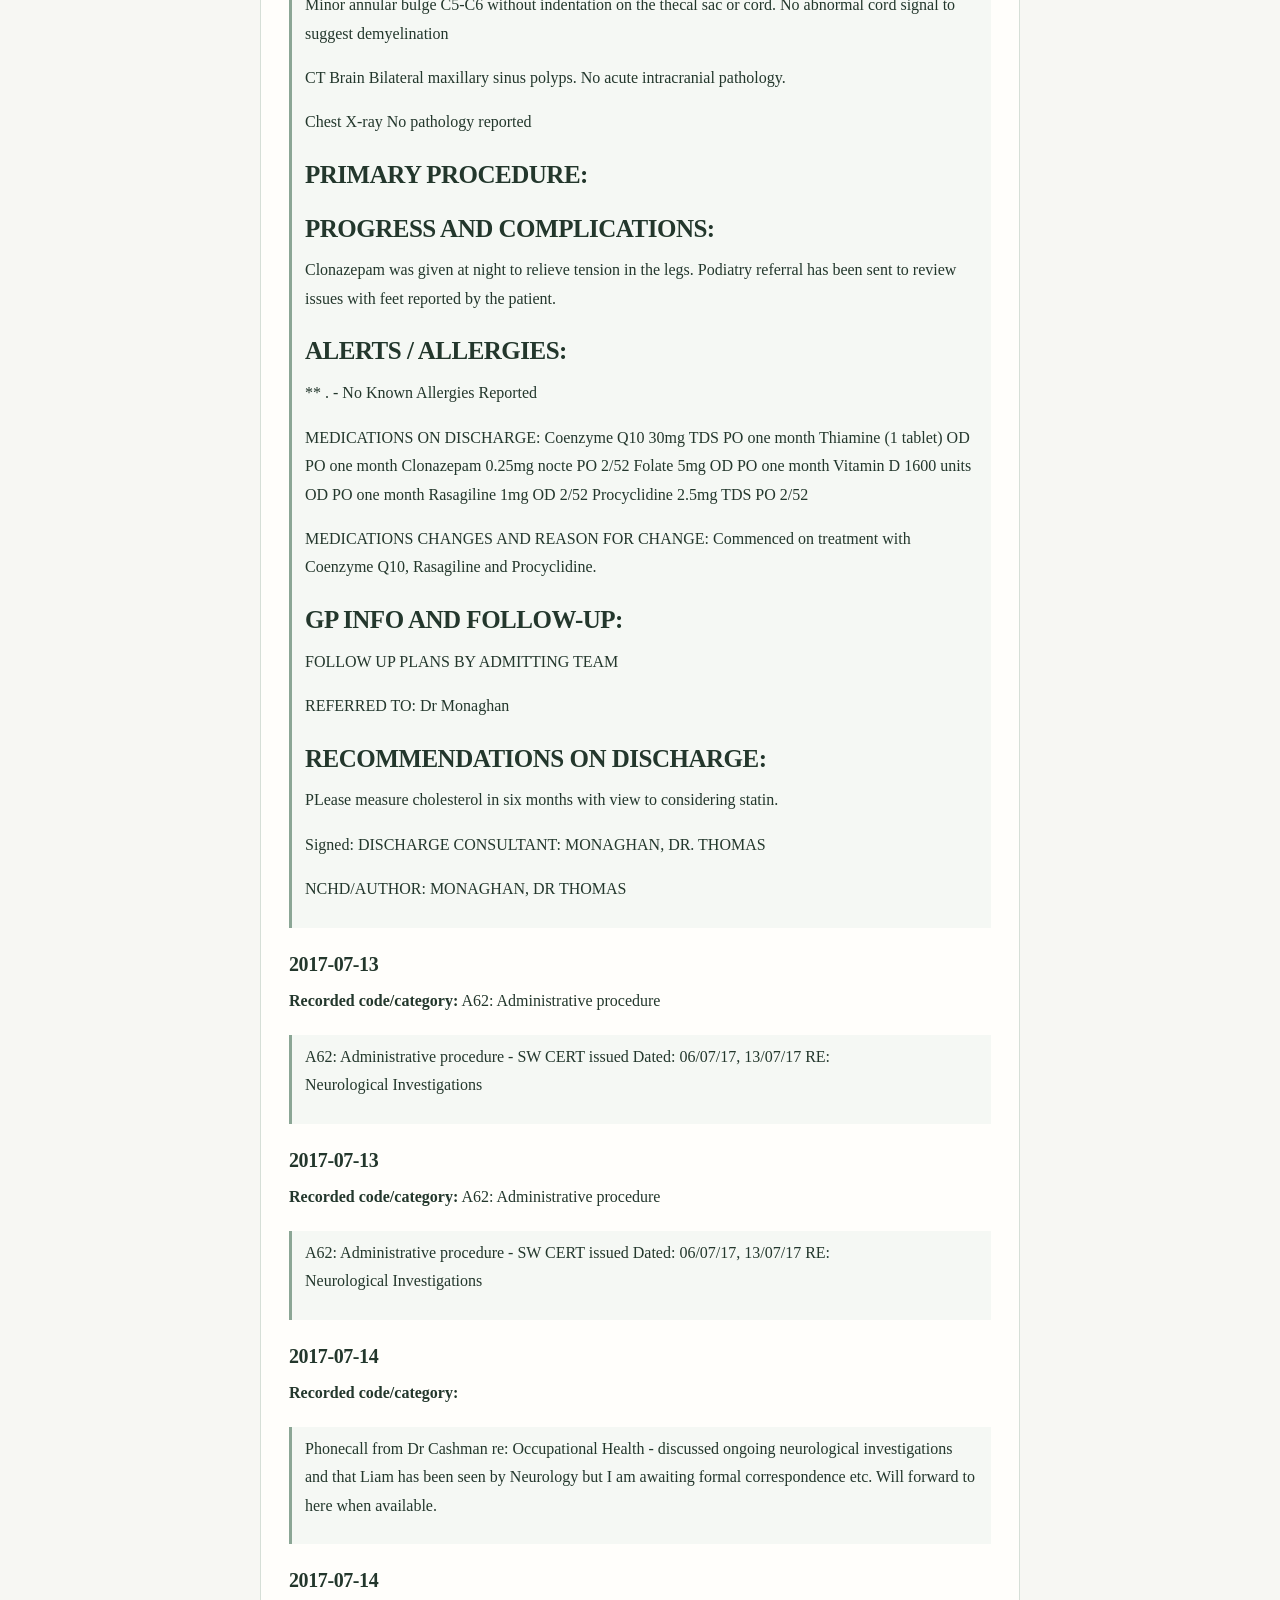
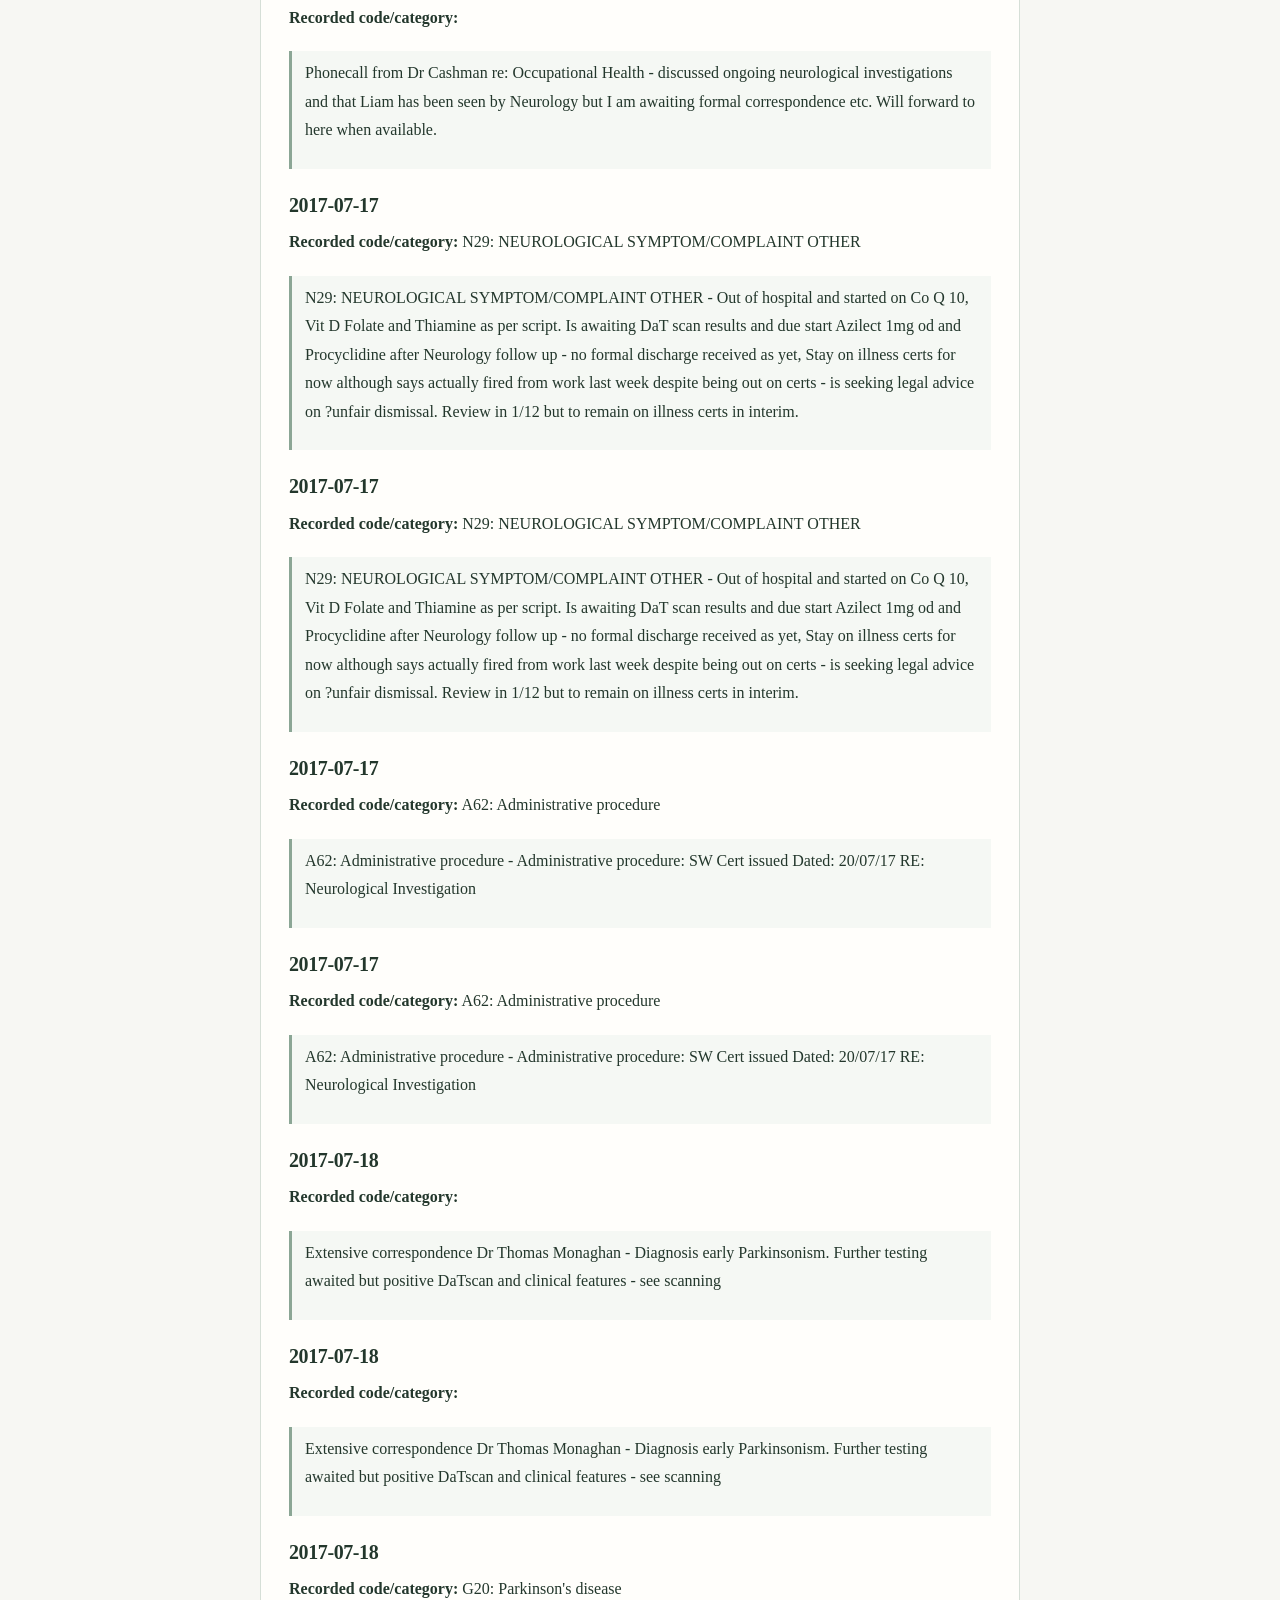
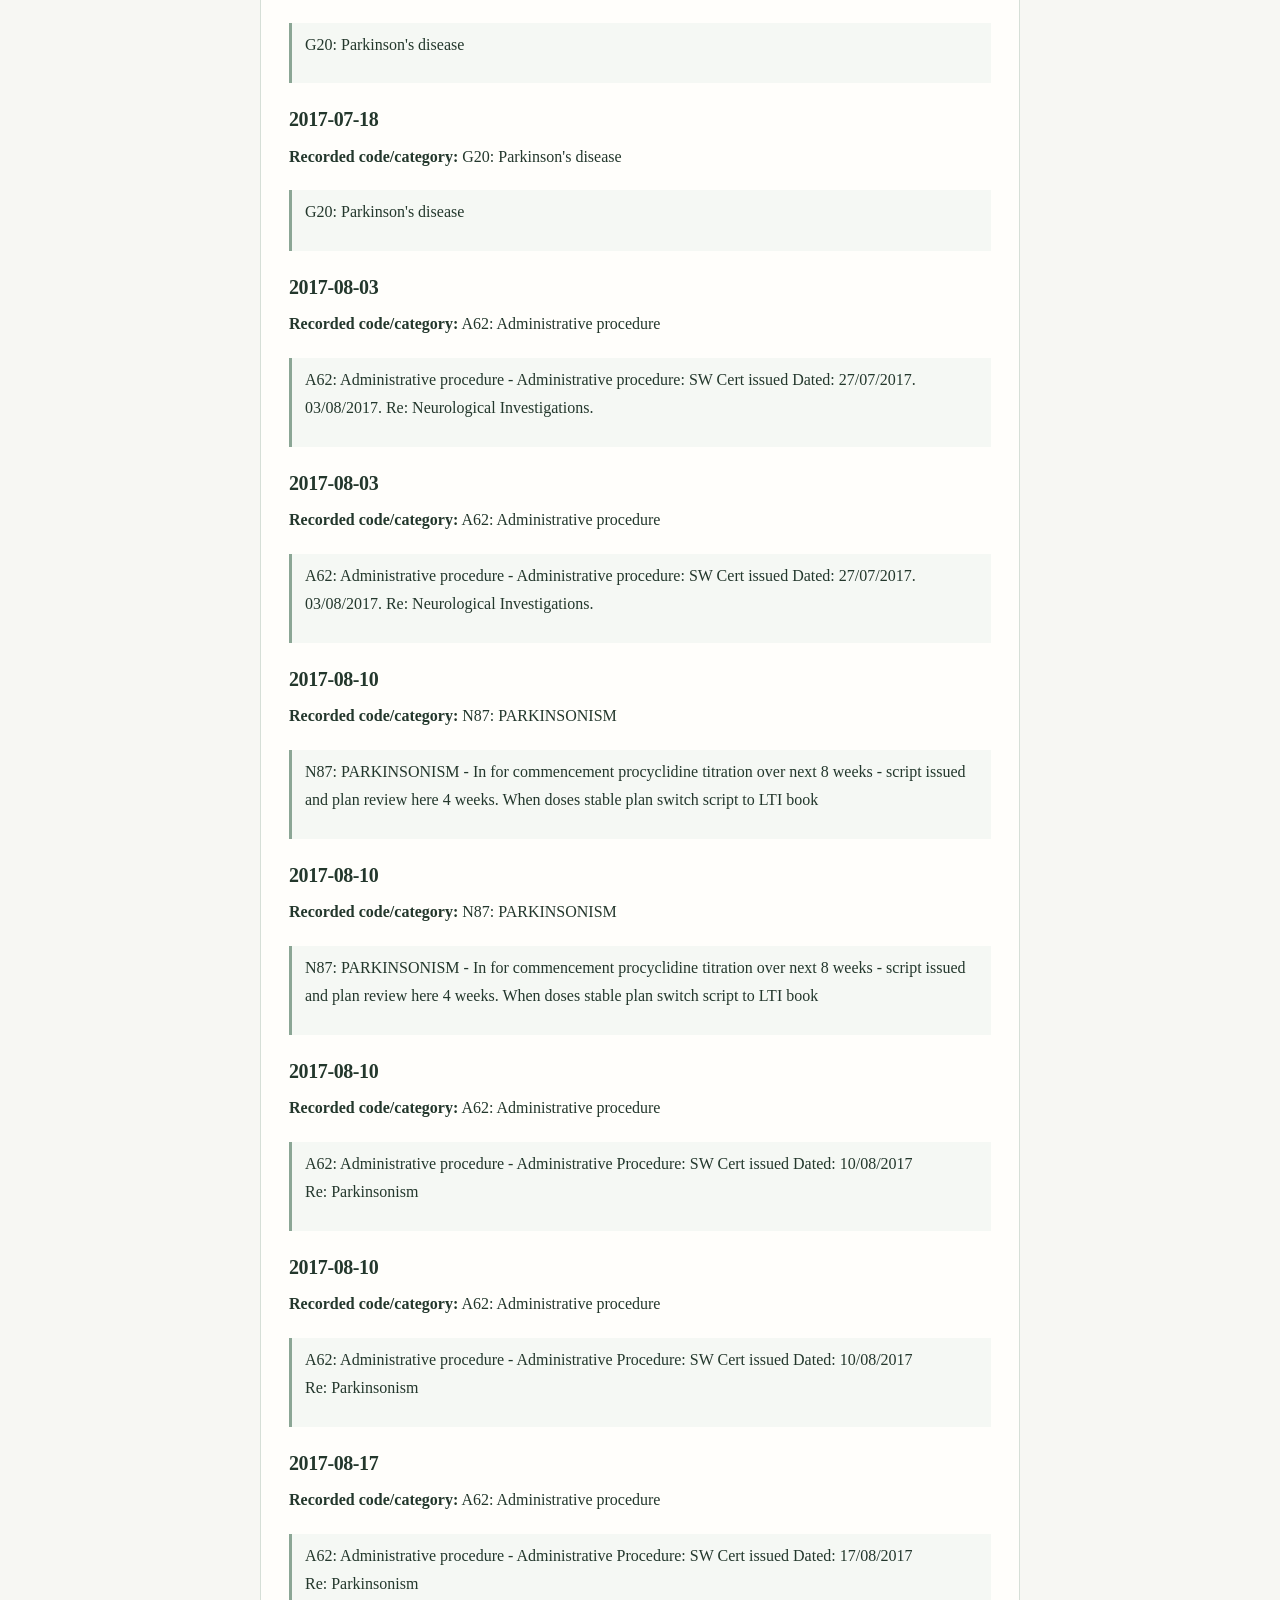
<file: records-mobile.html>
<!doctype html>
<html lang="en">
<head>
<meta charset="utf-8">
<meta name="viewport" content="width=device-width,initial-scale=1">
<meta name="color-scheme" content="light">
<meta name="theme-color" content="#f7f5f0">
<meta name="description" content="Browse the 40-document case archive one document at a time, in a phone-friendly folded reading interface.">
<title>40 Documentary Records | The Unanswered Referral</title>
<style>
:root{--bg:#f7f7f3;--paper:#fffefb;--ink:#23372c;--muted:#5b6b61;--line:#d6dfd7;--accent:#315e4e}
*{box-sizing:border-box}
html{scroll-behavior:smooth;scroll-padding-top:70px;-webkit-text-size-adjust:100%}
body{margin:0;background:var(--bg);color:var(--ink);font:16px/1.65 system-ui,-apple-system,"Segoe UI",sans-serif;overflow-x:hidden}
a{color:var(--accent);text-underline-offset:3px;overflow-wrap:anywhere}
button,input,summary{font:inherit}
a:focus-visible,button:focus-visible,summary:focus-visible,input:focus-visible{outline:3px solid var(--accent);outline-offset:3px}
header{position:sticky;top:0;z-index:15;background:rgba(247,247,243,.97);backdrop-filter:blur(12px);border-bottom:1px solid var(--line)}
.bar{width:min(760px,calc(100% - 26px));margin:auto;display:flex;align-items:center;justify-content:space-between;gap:12px;padding:10px 0;font:650 12px/1.2 system-ui,sans-serif}
.bar a{text-decoration:none}
.bar .return{font-size:12px}
main{width:min(760px,calc(100% - 26px));margin:auto;padding:26px 0 90px}
.eyebrow{color:#4b785f;font:750 11px/1.4 system-ui,sans-serif;text-transform:uppercase;letter-spacing:.12em}
h1{font:400 clamp(32px,8vw,48px)/1.06 Georgia,serif;letter-spacing:-.04em;margin:12px 0}
.lede{max-width:55ch;color:var(--muted);font-size:15px;line-height:1.6;margin:0 0 18px}
.toolbox{position:relative;background:#fff;border:1px solid var(--line);border-radius:17px;padding:14px;margin:24px 0 16px}
.toolbox label{display:block;font:700 12px system-ui,sans-serif;color:var(--muted);margin:0 0 8px}
.toolbox input{display:block;width:100%;height:48px;border:1px solid #b8c7bb;border-radius:11px;padding:10px 14px;background:#fff;color:var(--ink);font-size:16px}
.actions{display:flex;flex-wrap:wrap;gap:8px;align-items:center;margin-top:12px}
.actions a,.actions button{display:inline-flex;align-items:center;min-height:42px;border:1px solid var(--line);background:#fff;border-radius:11px;padding:9px 12px;text-decoration:none;color:var(--accent);font:650 12px/1.3 system-ui,sans-serif;cursor:pointer}
.actions a:hover,.actions button:hover{background:#eef3ed}
.status{font:600 13px/1.4 system-ui,sans-serif;color:var(--muted);margin:0 0 14px;min-height:22px}
.record{border:1px solid var(--line);background:var(--paper);border-radius:15px;margin:10px 0;overflow:hidden;scroll-margin-top:78px}
.record>summary{list-style:none;cursor:pointer;padding:15px 40px 15px 15px;min-height:64px;position:relative}
.record>summary::-webkit-details-marker{display:none}
.record>summary:after{content:"+";position:absolute;right:15px;top:19px;font:26px/1 system-ui,sans-serif;color:var(--accent)}
.record[open]>summary:after{content:"−"}
.record[open]>summary{background:#edf3ed;border-bottom:1px solid var(--line)}
.num{display:block;color:#54745e;font:750 10px/1.3 system-ui,sans-serif;text-transform:uppercase;letter-spacing:.12em;margin-bottom:3px}
.name{font:650 16px/1.35 system-ui,sans-serif;letter-spacing:-.012em}
.date{display:block;color:#617167;font:500 12px/1.35 system-ui,sans-serif;margin-top:4px}
.record-body{padding:15px 15px 24px;overflow-wrap:anywhere;font:16px/1.7 Georgia,Cambria,serif}
.record-body .document{min-width:0;margin:0;padding:0;max-width:100%}
.record-body h1,.record-body h2,.record-body h3,.record-body h4{font-family:Georgia,serif;letter-spacing:-.02em;line-height:1.23;overflow-wrap:anywhere}
.record-body h2{font-size:25px;margin:23px 0 12px}
.record-body h3{font-size:20px;margin:24px 0 11px}
.record-body p{margin:0 0 16px}
.record-body img,.record-body iframe,.record-body svg{max-width:100%;height:auto}
.record-body pre{white-space:pre-wrap;overflow-wrap:anywhere;border:1px solid var(--line);padding:12px;font:12px/1.55 monospace;background:#f8faf8}
.record-body table{display:block;overflow-x:auto;max-width:100%;border-collapse:collapse;-webkit-overflow-scrolling:touch;font:13px/1.4 system-ui,sans-serif}
.record-body td,.record-body th{border:1px solid var(--line);padding:8px;vertical-align:top;text-align:left}
.record-body blockquote{margin:19px 0;padding:8px 13px;border-left:3px solid #8ba695;background:#f5f8f4}
.record-body .annotation,.record-body .source-note,.record-body aside{background:#f4f7f3;border-left:3px solid #a5b9a7;padding:10px 12px;margin:18px 0;max-width:100%}
.record-body .document-date{font:600 13px system-ui,sans-serif;color:var(--muted)}
.record-body [class^="underline-"],.record-body [class*=" underline-"]{text-decoration:underline;text-decoration-thickness:1.2px;text-underline-offset:3px}
.record-body .underline-a{text-decoration-color:#2563a6}
.record-body .underline-b{text-decoration-color:#b4533c}
.record-body .underline-c{text-decoration-color:#23805c}
.source-line{display:flex;align-items:center;gap:9px;flex-wrap:wrap;margin-top:20px;padding-top:15px;border-top:1px solid var(--line);font:650 12px system-ui,sans-serif}
.small{font-size:12px;color:var(--muted);margin-top:17px}
footer{border-top:1px solid var(--line);font:12px/1.6 system-ui,sans-serif;color:var(--muted);padding:19px 0 30px}
@media(min-width:690px){main{padding-top:45px}.record-body{padding:23px 28px 35px}.record>summary{padding:19px 51px 19px 21px}}
@media print{header,.toolbox,.actions,.status,.source-line{display:none!important}body{background:#fff}.record{border:0;break-inside:auto}.record>summary{border-bottom:1px solid #ddd}.record-body{display:block!important;padding:12px 0}}
@media(prefers-reduced-motion:reduce){html{scroll-behavior:auto}}

.smoking-context{display:none;margin:20px 0 24px;padding:0 0 18px;border-bottom:1px solid var(--line);font:17px/1.65 Georgia,Cambria,serif}#smoking-gun:target .smoking-context{display:block}.smoking-context h2{font:400 28px/1.2 Georgia,serif;margin:12px 0}.smoking-context h3{font:400 23px/1.3 Georgia,serif;margin:22px 0 8px}.smoking-context .smoking-date{font:600 12px/1.5 system-ui,sans-serif;color:var(--muted)}.smoking-context dt{font-weight:bold;margin:15px 0 3px}.smoking-context dd{margin:0 0 10px}.smoking-context .small{font:13px/1.6 system-ui,sans-serif}
</style>
<link rel="stylesheet" href="publication.css">
<script defer src="publication.js"></script>
</head>
<body>
<header><div class="bar"><a class="return" href="./">← The Unanswered Referral</a><a href="DOCUMENTARY_SOURCE_INDEX.md">Record index</a></div></header>
<main>
<div class="eyebrow">Documentary archive · Phone-friendly reader</div>
<h1>40 records</h1><div id="smoking-gun"><a href="#smoking-gun">The Smoking Gun — handwritten interview, pages 107–109</a> <span class="small">·</span> <a href="records-mobile.html">All 40 records</a>
<section class="smoking-context" aria-labelledby="smoking-context-title">
<h2 id="smoking-context-title">The record before the completed record</h2>
<p class="smoking-date">3 July 2017 · Original neurological interview · Hospital pages 107–109</p>
<p>These three handwritten pages preserve the neurologist’s account of the patient’s history at the beginning of the admission, before the final clinical interpretation and discharge account were authorised. They show that the neurologist had recovered much of the foot history missing from the abbreviated hospital referral. Their significance lies in their early provenance and in what the clinician already knew.</p>
<dl>
<dt>107 — The presenting condition</dt><dd>“Where do I begin?” The patient describes deteriorating walking, handwriting, balance and dexterity, and recalls presenting in 2014 with physical tension in his arms and legs.</dd>
<dt>108 — Continuity of the condition</dt><dd>“Liam feels this current state is the maturation of that.” The history reaches back to 2004 and describes the unusual bodily postures he adopted to experience relaxation.</dd>
<dt>109 — The feet and the tension</dt><dd>The notes identify corns, calluses and fallen arches, treatment since 2009–2010, and reduced foot pain after leaving bar work in 2012. The readable transcription records: “Began to be aware that foot pain &amp; leg tension weren't the same [as the leg pain settled].”</dd>
</dl>
<h3>Why the wording matters</h3>
<p>Recognising a difference between two sensations is not a medical conclusion that they have separate causes. Yet the completed clinical impression attributes a much stronger separation to the patient: “in his own mind - markedly divorced”, alongside a provisional peripheral neuropathy explanation.</p>
<p>The patient alleges that the parenthetical wording about leg pain was added after his reported 10 July protest concerning inadequate investigation of his feet, and that the subsequent account altered the significance of his original history. The early handwritten record is therefore a crucial point of comparison: it permits examination of the alleged contamination of the patient's account as it passed into the authoritative clinical record.</p>
<p class="small">Read the manuscript photographs alongside the transcripts below. The quoted manuscript wording follows the supplied readable transcription, not a certified forensic transcription. The images control ambiguous readings. The timing, authorship and purpose of the disputed inscription require further evidence; the final authorisation on 17 July does not itself establish when it was written.</p>
<p class="small"><a href="https://titanicparker.github.io/prima-facie/The_Record_Before_the_Record_Updated.html">Original images and complete paired transcriptions in Prima Facie</a> · <a href="https://github.com/TitanicParker/prima-facie/blob/main/MASTER_CASE_FOR_COUNSEL.md#the-original-handwritten-interview-3-july-2017">Transcription provenance and analysis</a></p>
</section></div>
<details class="archive-info"><summary>Archive information and source limitations</summary><p>Search by title, date or document number. The underlying compiled source has not been changed. It includes transcriptions, editorial material and annotations; original records and provenance remain controlling.</p></details>
<div class="toolbox">
<label for="filter">Find a record</label>
<input type="search" id="filter" autocomplete="off" placeholder="Search titles, dates or document numbers…" aria-describedby="status">
<div class="actions"><button type="button" id="close-all">Fold everything</button><a href="Margaret_Tansey.html">Original compiled archive</a><a href="DOCUMENTARY_SOURCE_INDEX.md">Numbered source index</a></div>
</div>
<p id="status" class="status" role="status">Loading the documentary index…</p>
<div id="records"><noscript><p>This reader needs JavaScript. <a href="Margaret_Tansey.html">Open the original 40-document archive</a>.</p></noscript></div>
<p class="small">Source caution: the compiled archive includes transcriptions, editorial material and annotations. Its original records, provenance and source limitations remain controlling. This view only reorganises access to the archive.</p>
</main>
<footer><div style="width:min(760px,calc(100% - 26px));margin:auto">A reading interface for source material and investigation, not an adjudicated clinical or legal conclusion.</div></footer>
<script>
(async function(){
'use strict';
const box=document.getElementById('records'),search=document.getElementById('filter'),status=document.getElementById('status');
const source='Margaret_Tansey.html';
let items=[];
function text(str){return (str||'').replace(/\s+/g,' ').trim()}
function revealHash(){
 let id='';try{id=decodeURIComponent(location.hash.slice(1))}catch(e){}
 if(!id)return;
 if(id==='smoking-gun'){
  const selected=items.filter(x=>['document-5','document-6','document-7'].includes(x.details.id));
  if(selected.length!==3)return;
  search.value='';
  items.forEach(x=>{x.details.hidden=!selected.includes(x);x.details.open=selected.includes(x);if(x.details.open)openRecord(x)});
  status.textContent='Handwritten interview · hospital pages 107–109 · 3 records';
  requestAnimationFrame(()=>document.getElementById('smoking-gun').scrollIntoView({block:'start'}));return;
 }
 const target=document.getElementById(id);
 if(target&&target.tagName==='DETAILS'){target.hidden=false;target.open=true;requestAnimationFrame(()=>target.scrollIntoView({block:'start'}))}
}
function update(){
 const term=search.value.trim().toLowerCase();let shown=0;
 items.forEach(item=>{const show=!term||item.lookup.includes(term);item.details.hidden=!show;if(show)shown++});
 status.textContent=shown+' of '+items.length+' records'+(term?' match the search':'');
}
function openRecord(item){
 if(item.loaded)return;
 const article=document.importNode(item.original,true);
 article.removeAttribute('id'); // The outer accordion owns document-N deep links.
 const oldHeading=article.querySelector('h2');if(oldHeading)oldHeading.remove();
 const body=document.createElement('div');body.className='record-body';body.append(article);
 const sourceLine=document.createElement('div');sourceLine.className='source-line';
 const a=document.createElement('a');a.href=source+'#'+item.details.id;a.textContent='See this record in the original compilation';
 sourceLine.append(a);body.append(sourceLine);item.details.append(body);item.loaded=true;
}
try{
 const response=await fetch(source,{cache:'force-cache'});
 if(!response.ok)throw Error('The archive could not be loaded ('+response.status+')');
 const html=await response.text();
 const parsed=new DOMParser().parseFromString(html,'text/html');
 const articles=[...parsed.querySelectorAll('article.document[id^="document-"]')];
 if(!articles.length)throw Error('No numbered documents found');
 items=articles.map((article,index)=>{
  const number=Number((article.id.match(/^document-(\d+)$/)||[])[1]||index+1);
  const heading=text(article.querySelector('h2')?.textContent)||'Document '+number;
  const date=text(article.querySelector('.document-date')?.textContent);
  const details=document.createElement('details');details.className='record';details.id='document-'+number;
  const summary=document.createElement('summary');summary.innerHTML='<span class="num">Document '+number+'</span>';
  const title=document.createElement('span');title.className='name';
  title.textContent=heading.replace(/^Document\s+\d+\s*[—–-]?\s*/i,'')||heading;
  summary.append(title);
  if(date){const d=document.createElement('span');d.className='date';d.textContent=date;summary.append(d)}
  details.append(summary);
  const item={original:article,details,loaded:false,lookup:(number+' '+heading+' '+date).toLowerCase()};
  details.addEventListener('toggle',()=>{if(details.open)openRecord(item)});
  box.append(details);
  return item;
 });
 status.textContent=items.length+' records available';
 if(!location.hash&&items[0])items[0].details.open=true;
 search.addEventListener('input',update);
 document.getElementById('close-all').addEventListener('click',()=>{items.forEach(x=>x.details.open=false)});
 addEventListener('hashchange',revealHash);revealHash();
}catch(err){
 status.textContent='The mobile archive is unavailable at the moment.';
 const p=document.createElement('p');const link=document.createElement('a');link.href=source;link.textContent='Open the original documentary collection instead';
 p.append(link);box.append(p);
}
})();
</script>
</body></html>
</file>
<file: origami.css>
/* Mobile-first origami reading system: layered on top of the existing site styles. */
:root{--fold-paper:#f7f8f4;--fold-border:#d7dfd7;--fold-ink:#20342a;--fold-soft:#edf2ed}
html{scroll-padding-top:78px;-webkit-text-size-adjust:100%}
body{overflow-x:hidden}
button,summary,a{-webkit-tap-highlight-color:transparent}
.fold-controls{display:flex;align-items:center;justify-content:space-between;gap:8px;flex-wrap:wrap;margin:14px 0 22px;font:600 13px/1.3 system-ui,sans-serif}
.fold-controls p{margin:0!important;flex:1 1 140px;color:#5a665e;font:500 13px/1.4 system-ui,sans-serif!important}
.fold-button{border:1px solid var(--fold-border);border-radius:100px;background:#fff;color:var(--fold-ink);padding:10px 13px;min-height:42px;font:650 12px/1.2 system-ui,sans-serif;cursor:pointer}
.fold-button:hover{background:var(--fold-soft)}
.fold-button:focus-visible,summary:focus-visible{outline:3px solid #315e4e;outline-offset:3px}
.origami-section{border:1px solid var(--fold-border);border-radius:16px;background:#fffdf9;margin:12px 0;box-shadow:0 3px 14px rgba(25,50,32,.025);overflow:hidden;min-width:0}
.origami-section>summary{list-style:none;cursor:pointer;position:relative;min-height:65px;display:flex;align-items:center;gap:14px;padding:15px 42px 15px 16px;color:var(--fold-ink)}
.origami-section>summary::-webkit-details-marker{display:none}
.origami-section>summary:after{content:"+";font:400 26px/1 system-ui,sans-serif;position:absolute;right:17px;top:50%;transform:translateY(-50%);color:#3d6653}
.origami-section[open]>summary:after{content:"−"}
.origami-section[open]>summary{background:var(--fold-soft);border-bottom:1px solid var(--fold-border)}
.origami-section>summary h2,.origami-section>summary h3{font:600 clamp(16px,2.2vw,20px)/1.3 system-ui,sans-serif;letter-spacing:-.015em;margin:0!important;padding:0!important;border:0!important;scroll-margin-top:82px}
.origami-section>summary h3{font-size:15px}
.origami-section .origami-inner{min-width:0;padding:19px 19px 22px;overflow-wrap:break-word}
.origami-section .origami-inner>:last-child{margin-bottom:0}
.origami-section--minor{border-radius:11px;margin:9px 0;background:#fff}
.origami-section--minor>summary{min-height:53px;padding:12px 42px 12px 13px}
.origami-section--minor .origami-inner{padding:15px 13px}
.origami-section--minor>summary:after{font-size:23px}
.origami-section table{max-width:100%;display:block;overflow:auto;-webkit-overflow-scrolling:touch}
.origami-section img,.origami-section iframe{max-width:100%;height:auto}
.origami-section pre{max-width:100%;overflow-x:auto;white-space:pre-wrap;overflow-wrap:anywhere}
.origami-section blockquote{overflow-wrap:anywhere}
.fold-nav{border:1px solid var(--fold-border);border-radius:12px;background:#fffdf9;margin:9px 0 20px;overflow:hidden}
.fold-nav>summary{cursor:pointer;list-style:none;padding:12px 16px;font:700 13px/1.4 system-ui,sans-serif;color:var(--fold-ink)}
.fold-nav>summary::-webkit-details-marker{display:none}
.fold-nav>summary:after{content:"⌄";float:right;color:#496b58}
.fold-nav[open]>summary:after{content:"⌃"}
.fold-nav nav{display:grid;grid-template-columns:1fr;gap:0;padding:5px 8px 12px!important;max-height:48vh;overflow-y:auto}
.fold-nav a{display:block;min-height:42px;padding:10px 11px!important;line-height:1.4;text-decoration:none;border-bottom:1px solid #e6eae3!important;overflow-wrap:anywhere}
.fold-nav a:last-child{border-bottom:0!important}
.origami-home{width:min(1100px,calc(100% - 42px));border:1px solid var(--fold-border);background:#fffdf9;border-radius:17px;margin:12px auto;overflow:hidden}
.origami-home>summary{cursor:pointer;list-style:none;display:flex;align-items:center;justify-content:space-between;gap:12px;padding:17px 45px 17px 19px;position:relative;min-height:71px}
.origami-home>summary::-webkit-details-marker{display:none}
.origami-home>summary:after{content:"+";position:absolute;right:19px;font:400 26px system-ui,sans-serif;color:#315e4e}
.origami-home[open]>summary:after{content:"−"}
.origami-home>summary .fold-label{font:650 clamp(17px,3.8vw,23px)/1.25 system-ui,sans-serif;color:var(--fold-ink);letter-spacing:-.025em}
.origami-home>summary .fold-tag{display:block;font:750 10px/1.4 system-ui,sans-serif;letter-spacing:.12em;text-transform:uppercase;color:#547461;margin-bottom:5px}
.origami-home[open]>summary{background:var(--fold-soft);border-bottom:1px solid var(--fold-border)}
.origami-home .fold-home-body{padding:21px 19px 26px}
.fold-original-title{display:none!important}
.origami-home .support-lede{max-width:70ch}
.fold-mobile-jump{display:flex;align-items:center;gap:10px;flex-wrap:wrap;padding:14px 0 2px;font:600 13px/1.3 system-ui,sans-serif}
.fold-mobile-jump a{display:inline-flex;align-items:center;min-height:43px;padding:10px 14px;border:1px solid var(--fold-border);border-radius:12px;background:#fff;color:#315e4e;text-decoration:none}
.fold-mobile-jump .featured{background:#315e4e;color:#fff}
@media(max-width:900px){
  .layout,.wrapper{display:block!important;width:min(100% - 30px,740px)!important;margin:auto!important;padding:22px 0 65px!important}
  .aside,aside{position:static!important;width:100%!important;border:0!important;max-height:none!important;padding:0!important;overflow:visible!important}
  .aside strong,aside>h2{display:none!important}
  .top-inner,.top{max-width:100%!important}
  .hero-inner{padding:29px 0 35px!important}
  .hero h1{font-size:clamp(37px,9.6vw,57px)!important;line-height:1.06!important}
  .hero .dek{font-size:17px!important;line-height:1.5!important}
  .hero-meta{gap:6px!important}
  .hero-meta span{font-size:11px!important}
  .support-wrap{width:min(100% - 30px,740px)!important;margin:12px auto!important;padding:0!important}
  .support-grid{grid-template-columns:1fr!important;gap:10px!important}
  .support-card{min-height:0!important;padding:17px!important}
  .support-title{font-size:25px!important}
  .article h1,.content h1{font-size:28px!important}
  .article,.content{font-size:16px!important;line-height:1.68!important}
  .top-actions a{display:none!important}
  .top-actions .print{font-size:11px!important}
  .wrapper .jump{gap:7px;margin:14px 0 24px}
  .wrapper .jump a{min-height:41px}
  .content table{font-size:12px!important}
}
@media(max-width:540px){
 .top-inner{padding:11px 14px!important}
 .wordmark{font-size:10px;letter-spacing:.04em}
 .hero-inner{width:calc(100% - 30px)!important}
 .hero-start{margin-top:17px!important;padding:11px 15px!important}
 .origami-section .origami-inner{padding:15px 14px 20px}
 .origami-section>summary{padding-left:14px}
 .origami-home{width:calc(100% - 30px)}
 .origami-home .fold-home-body{padding:17px 14px 20px}
 .origami-home>summary{padding:16px 44px 16px 15px}
 .wrapper .main>h1{font-size:clamp(30px,8vw,41px)!important;margin:12px 0}
 .wrapper .top{flex-direction:row;align-items:center;flex-wrap:wrap}
 .wrapper .top nav{display:none}
 .wrapper .subtitle{font-size:14px}
 .wrapper .content{font-size:16px}
}
@media print{
 .origami-section,.origami-home{break-inside:auto;border:0;box-shadow:none}
 .origami-section>summary:after,.origami-home>summary:after,.fold-controls,.fold-nav,.fold-mobile-jump{display:none!important}
 .origami-section>.origami-inner,.origami-home>.fold-home-body{display:block!important;padding:0!important}
 .origami-section:not([open])>.origami-inner,.origami-home:not([open])>.fold-home-body{display:block!important}
}
@media(prefers-reduced-motion:reduce){html{scroll-behavior:auto!important}}

/* Documentary comparison cards: compact stacks and finger-friendly controls. */
@media(max-width:790px){
 .nav{display:none!important}
 .comparison,.summary,.meaning,.photo-grid,.rail{grid-template-columns:1fr!important}
 .panel{padding:16px!important}
 .sourcequote{font-size:18px!important;padding:12px!important}
 .origami-comparison{margin:12px 0;border:1px solid var(--fold-border);border-radius:16px;background:#fffdf9;overflow:hidden}
 .origami-comparison>summary{list-style:none;cursor:pointer;padding:17px 43px 17px 16px;position:relative;font:650 17px/1.35 system-ui,sans-serif;min-height:62px}
 .origami-comparison>summary::-webkit-details-marker{display:none}
 .origami-comparison>summary:after{content:"+";position:absolute;right:15px;top:50%;transform:translateY(-50%);font:26px system-ui,sans-serif}
 .origami-comparison[open]>summary:after{content:"−"}
 .origami-comparison[open]>summary{background:var(--fold-soft);border-bottom:1px solid var(--fold-border)}
 .origami-comparison>.comparison-body{padding:17px 14px 22px}
 .origami-comparison .block{padding:0!important}
 .origami-comparison h2{font-size:24px!important}
 .origami-comparison table{display:block;max-width:100%;overflow:auto}
}
@media print{
 .origami-comparison>.comparison-body{display:block!important}
 .origami-comparison>summary:after{display:none!important}
}

/* Supporting-reader document picker, small enough for a phone toolbar. */
.mobile-doc-nav{display:contents}
.mobile-doc-nav>summary{display:none}
@media(max-width:900px){
 header .top > nav{display:none!important}
 header .top{display:flex!important;flex-direction:row!important;align-items:center!important;flex-wrap:wrap!important;padding:10px 15px!important;gap:9px!important}
 header .top>a{font-size:11px!important;letter-spacing:0!important;max-width:55%;line-height:1.3}
 .mobile-doc-nav{display:block;margin-left:auto;position:relative}
 .mobile-doc-nav>summary{display:block;cursor:pointer;list-style:none;font:700 12px/1.3 system-ui,sans-serif;border:1px solid var(--fold-border);border-radius:999px;padding:11px 14px;background:#fff;min-height:41px;color:#315e4e}
 .mobile-doc-nav>summary::-webkit-details-marker{display:none}
 .mobile-doc-nav>summary:after{content:"  ▾"}
 .mobile-doc-nav[open]>summary:after{content:"  ▴"}
 .mobile-doc-nav>nav{display:none!important}
 .mobile-doc-nav[open]>nav{display:grid!important;position:absolute;top:calc(100% + 8px);right:0;width:min(88vw,310px);max-height:65vh;overflow:auto;background:#fffdf9;border:1px solid var(--fold-border);box-shadow:0 12px 35px rgba(20,30,20,.15);border-radius:14px;padding:7px!important;gap:0!important;z-index:20}
 .mobile-doc-nav nav a{padding:12px!important;border-bottom:1px solid #e8eee7!important;min-height:43px;line-height:1.3}
 .mobile-doc-nav nav a:last-child{border-bottom:0!important}
 .mobile-doc-nav nav a[aria-current="page"]{font-weight:800;background:#edf2ed;border-radius:8px}
}
@media print{.origami-home{display:none!important}.mobile-doc-nav{display:none!important}}

/* Nested items in the 56-matter investigative checklist. */
.origami-issue{border:1px solid var(--fold-border);border-radius:10px;background:#fff;overflow:hidden;margin:4px 0 10px;min-width:0}
.origami-issue>summary{list-style:none;cursor:pointer;position:relative;min-height:49px;padding:13px 39px 13px 12px;font:650 14px/1.4 system-ui,sans-serif;color:var(--fold-ink)}
.origami-issue>summary::-webkit-details-marker{display:none}
.origami-issue>summary:after{content:"+";position:absolute;right:12px;top:11px;font:22px system-ui,sans-serif;color:#3b684f}
.origami-issue[open]>summary{background:#f0f4ef;border-bottom:1px solid var(--fold-border)}
.origami-issue[open]>summary:after{content:"−"}
.origami-issue-body{padding:12px 14px 16px;font-size:15px;line-height:1.6;overflow-wrap:anywhere}
.origami-issue-body>p:last-child{margin-bottom:0}
@media(max-width:540px){.origami-issue{margin-left:-4px;margin-right:-4px}}
@media print{.origami-issue>.origami-issue-body{display:block!important}.origami-issue>summary:after{display:none!important}}

/* Editorial reading mode: procedural prefaces remain available, but folded. */
.origami-notes{border:1px solid var(--fold-border);border-radius:12px;background:#f1f4ef;margin:9px 0 17px;overflow:hidden;font:13px/1.5 system-ui,sans-serif;color:#526359}
.origami-notes>summary{cursor:pointer;list-style:none;min-height:44px;padding:12px 40px 11px 14px;position:relative;font:650 12px/1.4 system-ui,sans-serif;color:#496454}
.origami-notes>summary::-webkit-details-marker{display:none}
.origami-notes>summary:after{content:"+";position:absolute;right:15px;top:10px;font:22px/1 system-ui,sans-serif}
.origami-notes[open]>summary:after{content:"−"}
.origami-notes[open]>summary{border-bottom:1px solid var(--fold-border)}
.origami-notes-body{padding:13px 15px 17px;font-size:13px;line-height:1.55}
.origami-notes-body p{font-size:13px!important;line-height:1.55!important;margin:0 0 12px!important}
.origami-notes-body p:last-child{margin-bottom:0!important}
@media print{.origami-notes-body{display:block!important}}

/* Reader-first compact layout */
.numbered-reader .reader-part-label{font:650 12px/1.4 system-ui,sans-serif;color:#526359;margin:16px 0 7px}.numbered-reader>ol{padding-left:24px}.numbered-reader .origami-section{margin:7px 0}.numbered-reader .origami-section>summary{min-height:52px;padding-top:11px;padding-bottom:11px}.fold-controls{justify-content:flex-end;margin:6px 0 12px}.fold-button{min-height:34px;padding:6px 12px}.origami-notes{margin:6px 0 12px}.origami-notes-body .jump,.origami-notes-body .actions{margin:8px 0}.origami-notes-body h1{font-size:22px}.wrapper .main>h1{margin:0 0 12px}.numbered-reader .origami-notes-body>h2,.numbered-reader .origami-notes-body>h3{font-size:18px}.numbered-reader .origami-notes-body{max-height:none}.wrapper .content>h1:first-child,.reader .content>h1:first-child{display:none}
@media(max-width:900px){.wrapper,.reader{padding-top:14px!important}.fold-nav{margin:4px 0 10px}.fold-nav>summary{padding:8px 12px}.origami-notes>summary{min-height:36px;padding:8px 36px 8px 12px}.wrapper .main>h1{margin:0 0 8px}.numbered-reader .origami-section>summary h2{font-size:16px}}
</file>
<file: publication.css>
/* Publication layer: presentation only; original source documents remain untouched. */
:root{--publication-ink:#1d2928;--publication-accent:#245d58;--publication-soft:#eaf1ed;--publication-rule:#cdd7d0}
html{scroll-padding-top:100px}
body{font-kerning:normal;overflow-wrap:break-word}
a{text-decoration-thickness:from-font;text-underline-offset:.19em}
a:hover{text-decoration-thickness:2px}
:where(a,button,input,summary,select):focus-visible{outline:3px solid #a46618!important;outline-offset:4px!important}
:where(button,summary,a){touch-action:manipulation}
:where(.article,.content,.record-body,.publication-prose){max-width:100%;font-variant-numeric:oldstyle-nums}
:where(.article,.content,.record-body,.publication-prose) :where(p,li,blockquote){text-wrap:pretty}
:where(.article,.content,.record-body,.publication-prose) p{line-height:1.78}
:where(.article,.content,.record-body,.publication-prose) :where(h1,h2,h3,h4){text-wrap:balance}
:where(.article,.content,.record-body,.publication-prose) :where(h2,h3,h4){scroll-margin-top:110px}
:where(.article,.content,.record-body,.publication-prose) img{max-width:100%;height:auto}
:where(.article,.content,.record-body,.publication-prose) :where(table){max-width:100%;overflow-x:auto}
:where(.article,.content,.record-body,.publication-prose) :where(th){background:#edf2ee}
:where(.article,.content,.record-body,.publication-prose) :where(td,th){vertical-align:top}
:where(.article,.content,.record-body,.publication-prose) :where(pre){max-width:100%;overflow:auto}
:where(.article,.content,.record-body,.publication-prose) :where(blockquote){break-inside:avoid}
.publication-bar{background:#1d3531;color:#f8f6ef;font:600 13px/1.45 system-ui,sans-serif}
.publication-bar nav{max-width:1250px;margin:auto;padding:12px 22px;display:flex;align-items:center;gap:12px 24px;flex-wrap:wrap}
.publication-bar a{color:#fff;text-decoration:none;border-bottom:1px solid transparent;padding:4px 0}
.publication-bar a:hover,.publication-bar a[aria-current="page"]{border-bottom-color:#fff}
.publication-bar .publication-mark{font-weight:800;letter-spacing:.055em;margin-right:auto}
.publication-bar .publication-note{font-size:11px;font-weight:400;color:#d2dfd8}
.publication-access{position:absolute;left:-10000px;top:0;z-index:1000;padding:12px;background:#fff;color:#173f37}
.publication-access:focus{left:12px}
.publication-library-link{display:inline-flex;align-items:center;gap:7px;border:1px solid var(--publication-rule);background:#fffdf9;padding:10px 14px;font:650 13px system-ui,sans-serif;text-decoration:none}
.publication-library-link:hover{background:var(--publication-soft)}
.publication-tool-row{display:flex;gap:10px;flex-wrap:wrap;margin:15px 0}
.publication-tool-row button{font:600 12px system-ui,sans-serif;padding:9px 13px;border:1px solid var(--publication-rule);background:#fff;cursor:pointer}
@media(max-width:700px){
 .publication-bar nav{gap:4px 14px;padding:10px 16px}
 .publication-bar .publication-mark{flex:1 0 100%}
 :where(.article,.content,.record-body,.publication-prose) p{line-height:1.68}
 .publication-bar .publication-note{display:none}
}
@media(prefers-reduced-motion:reduce){html{scroll-behavior:auto!important}*,*::before,*::after{scroll-behavior:auto!important;transition-duration:.01ms!important;animation-duration:.01ms!important}}
@media print{
 @page{size:auto;margin:18mm 17mm}
 body{background:#fff!important;color:#111!important;font-size:11pt!important;line-height:1.48!important}
 .publication-bar,.publication-access,.publication-tool-row,.publication-library-link{display:none!important}
 :where(.article,.content,.record-body,.publication-prose) :where(h1,h2,h3,h4){break-after:avoid;page-break-after:avoid}
 :where(.article,.content,.record-body,.publication-prose) :where(figure,table,blockquote){break-inside:avoid}
 :where(.article,.content,.record-body,.publication-prose) :where(a){color:#111;text-decoration:underline}
 details.origami-section,details.origami-issue,details.origami-home{display:block!important;break-inside:auto!important}
 details.origami-section > .origami-inner,details.origami-issue > .origami-issue-body,details.origami-home > .fold-home-body{display:block!important}
 details.origami-section > summary::after,details.origami-home > summary::after{display:none!important}
}

/* Compact shared navigation and optional administrative details */
.reader-nav{font:600 13px system-ui,sans-serif}.reader-nav>summary{cursor:pointer;padding:7px 0}.reader-nav:not([open])>nav{display:none!important}.reader-nav[open]>nav{display:flex;flex-wrap:wrap;gap:10px}.editorial-disclosure{font:13px/1.5 system-ui,sans-serif;margin:12px 0}.editorial-disclosure>summary,.archive-info>summary{cursor:pointer;color:#315e4e}.archive-info{font:13px/1.5 system-ui,sans-serif;margin:8px 0 15px}.reader .intro{padding-bottom:0;border:0}.reader .rail h2{display:none}.reader .rail{max-height:none}.reader .rail .fold-nav{margin:0}
@media(max-width:900px){.reader-nav{display:none!important}.publication-bar nav{gap:5px 12px;padding:8px 16px}.publication-bar a{font-size:12px}}


/* Number-first collections: one selection, optional full source. */
.numbered-page .wrapper{display:block;max-width:820px}
.numbered-page .wrapper>aside{display:none!important}
.numbered-page .main>h1{margin:0 0 12px}
.numbered-index-reader{min-width:0}
.number-index{scroll-margin-top:16px}
.number-hint{font:15px/1.5 system-ui,sans-serif;color:var(--muted,#606b63);margin:0 0 14px!important}
.number-grid{display:grid;grid-template-columns:repeat(10,minmax(0,1fr));gap:8px}
.number-grid .number-link{display:flex;align-items:center;justify-content:center;min-height:48px;border:1px solid var(--publication-rule);border-radius:8px;background:#fffdf9;color:var(--publication-ink);font:650 16px/1 system-ui,sans-serif;font-variant-numeric:tabular-nums;text-decoration:none}
.number-grid .number-link:hover{background:var(--publication-soft)}
.number-grid .number-link[aria-current=true]{background:#315e4e;border-color:#315e4e;color:#fff}
.number-titles,.number-full{margin:16px 0 0;border:1px solid var(--publication-rule);border-radius:9px;background:#fffdf9}
.number-titles>summary,.number-full>summary{cursor:pointer;padding:13px 15px;min-height:46px;color:#315e4e;font:650 14px/1.4 system-ui,sans-serif}
.number-title-list{padding:0 12px 12px}
.number-title-list a{display:block;min-height:44px;padding:10px 6px;border-top:1px solid #e0e5de;font:15px/1.4 system-ui,sans-serif;text-decoration:none}
.number-full-body{padding:10px 18px 22px;min-width:0}
.number-panel{margin:22px 0 8px;padding:20px 22px;background:#fffdf9;border:1px solid var(--publication-rule);border-radius:12px;scroll-margin-top:16px;min-width:0}
.number-panel[hidden],.number-controls a[hidden]{display:none!important}
.number-top-back,.number-controls a{display:inline-flex;align-items:center;min-height:44px;text-decoration:none;font:650 13px/1.3 system-ui,sans-serif}
.number-count{color:#52665a;font:650 11px/1.4 system-ui,sans-serif;letter-spacing:.07em;text-transform:uppercase;margin-top:10px}
.number-panel .number-heading{font:400 clamp(24px,4vw,32px)/1.2 Georgia,serif;border:0;margin:9px 0 18px;padding:0;letter-spacing:-.02em}
.number-body{min-width:0}
.number-body>:last-child{margin-bottom:0}
.number-controls{display:grid;grid-template-columns:repeat(3,minmax(0,1fr));gap:7px;border-top:1px solid var(--publication-rule);padding-top:12px;margin-top:20px}
.number-controls .number-back{grid-column:2;justify-content:center}
.number-controls .number-previous{grid-column:1;grid-row:1}
.number-controls .number-next{grid-column:3;grid-row:1;justify-content:flex-end}
.number-controls a{min-width:0}
.numbered-page .main>details.origami-notes{margin-top:12px}
.publication-menu,.mobile-page-options{display:none}
@media(max-width:900px){
 html{scroll-padding-top:12px}
 .publication-bar nav{position:relative;display:flex;flex-wrap:nowrap;align-items:center;justify-content:space-between;gap:10px;padding:8px 15px}
 .publication-bar nav>.publication-mark{flex:1 1 auto;font-size:12px;letter-spacing:.02em;margin:0;min-width:0}
 .publication-bar nav>a:not(.publication-mark){display:none}
 .publication-menu{display:block;position:relative;flex-shrink:0}
 .publication-menu>summary{list-style:none;display:flex;align-items:center;min-height:44px;padding:0 13px;border:1px solid #819990;border-radius:7px;cursor:pointer;color:#fff;font:650 13px system-ui,sans-serif}
 .publication-menu>summary::-webkit-details-marker{display:none}
 .publication-menu>summary::after{content:" ▾";margin-left:7px}
 .publication-menu[open]>summary::after{content:" ▴"}
 .publication-menu-list{position:absolute;right:0;top:calc(100% + 6px);width:min(88vw,320px);max-height:70vh;overflow-y:auto;z-index:50;background:#fffdf9;border:1px solid var(--publication-rule);box-shadow:0 8px 24px #132f2726;border-radius:9px;padding:6px}
 .publication-menu-list a{display:flex;align-items:center;min-height:44px;padding:9px 12px;color:var(--publication-ink);border-bottom:1px solid #e5e9e2;font:600 13px/1.4 system-ui,sans-serif}
 .publication-menu-list a[aria-current=page]{background:var(--publication-soft);font-weight:750}
 .publication-menu-list a:last-child{border-bottom:0}
 .has-publication-nav.supporting-page>header,.has-publication-nav.home-page>header.top{display:none}
 .numbered-page .wrapper{padding:20px 0 50px!important}
 .numbered-page .main>h1{font-size:clamp(28px,7.8vw,40px)!important;line-height:1.15}
 .number-grid{grid-template-columns:repeat(5,minmax(0,1fr));gap:7px}
 .number-grid .number-link{min-height:44px}
 .number-panel{padding:16px 14px;margin-top:18px}
 .number-full-body{padding:10px 13px 18px}
 .home-page .hero-inner{display:flex;flex-direction:column;padding-top:22px!important;padding-bottom:24px!important}
 .home-page .hero-meta{display:none}
 .home-page .fold-mobile-jump{order:1;display:grid;grid-template-columns:repeat(2,minmax(0,1fr));gap:7px;margin:0!important;padding:0}
 .home-page .fold-mobile-jump a{min-height:46px;padding:10px 11px;border-radius:8px;font-size:13px}
 .home-page .fold-mobile-jump a.featured{grid-column:1/-1}
 .home-page .journalism-feature{order:2;margin-top:18px;padding:16px 18px;box-shadow:none}
 .home-page .journalism-feature h2{font-size:28px}
 .home-page .mobile-page-options{display:block;order:3;margin:13px 0 0;color:var(--muted);font:13px/1.5 system-ui,sans-serif}
 .mobile-page-options summary{cursor:pointer;min-height:44px;display:list-item;padding:10px 0;color:#315e4e;font-weight:650}
 .mobile-page-options a,.mobile-page-options button{display:inline-flex;align-items:center;min-height:44px;padding:8px 12px;margin:3px 5px 3px 0;border:1px solid var(--publication-rule);background:#fffdf9;color:#315e4e;text-decoration:none;font:600 13px system-ui,sans-serif;cursor:pointer}
 .home-page #foundational-statements:not(:target){display:none}
 .home-page .layout{padding-top:16px!important}
 .home-page .origami-home>summary .fold-tag{font-size:10px;letter-spacing:.04em}
 .home-page .origami-home>summary{min-height:56px;padding-top:12px;padding-bottom:12px}
 .library-page main{padding-top:24px}
 .library-page h1{font-size:clamp(34px,9vw,48px)}
 .library-page .entry small{display:none}
 .library-page .entry{padding:14px 0}
 .library-page .entry-actions a{display:inline-flex;min-height:44px;align-items:center}
 .library-page .tools{position:static}
}
@media print{
 .numbered-page .number-index,.numbered-page .number-panel,.numbered-page .number-full>summary,.mobile-page-options,.publication-menu{display:none!important}
 .numbered-page .number-full{border:0;background:none;margin:0}
 .numbered-page .number-full-body{display:block!important;padding:0}
}
</file>
